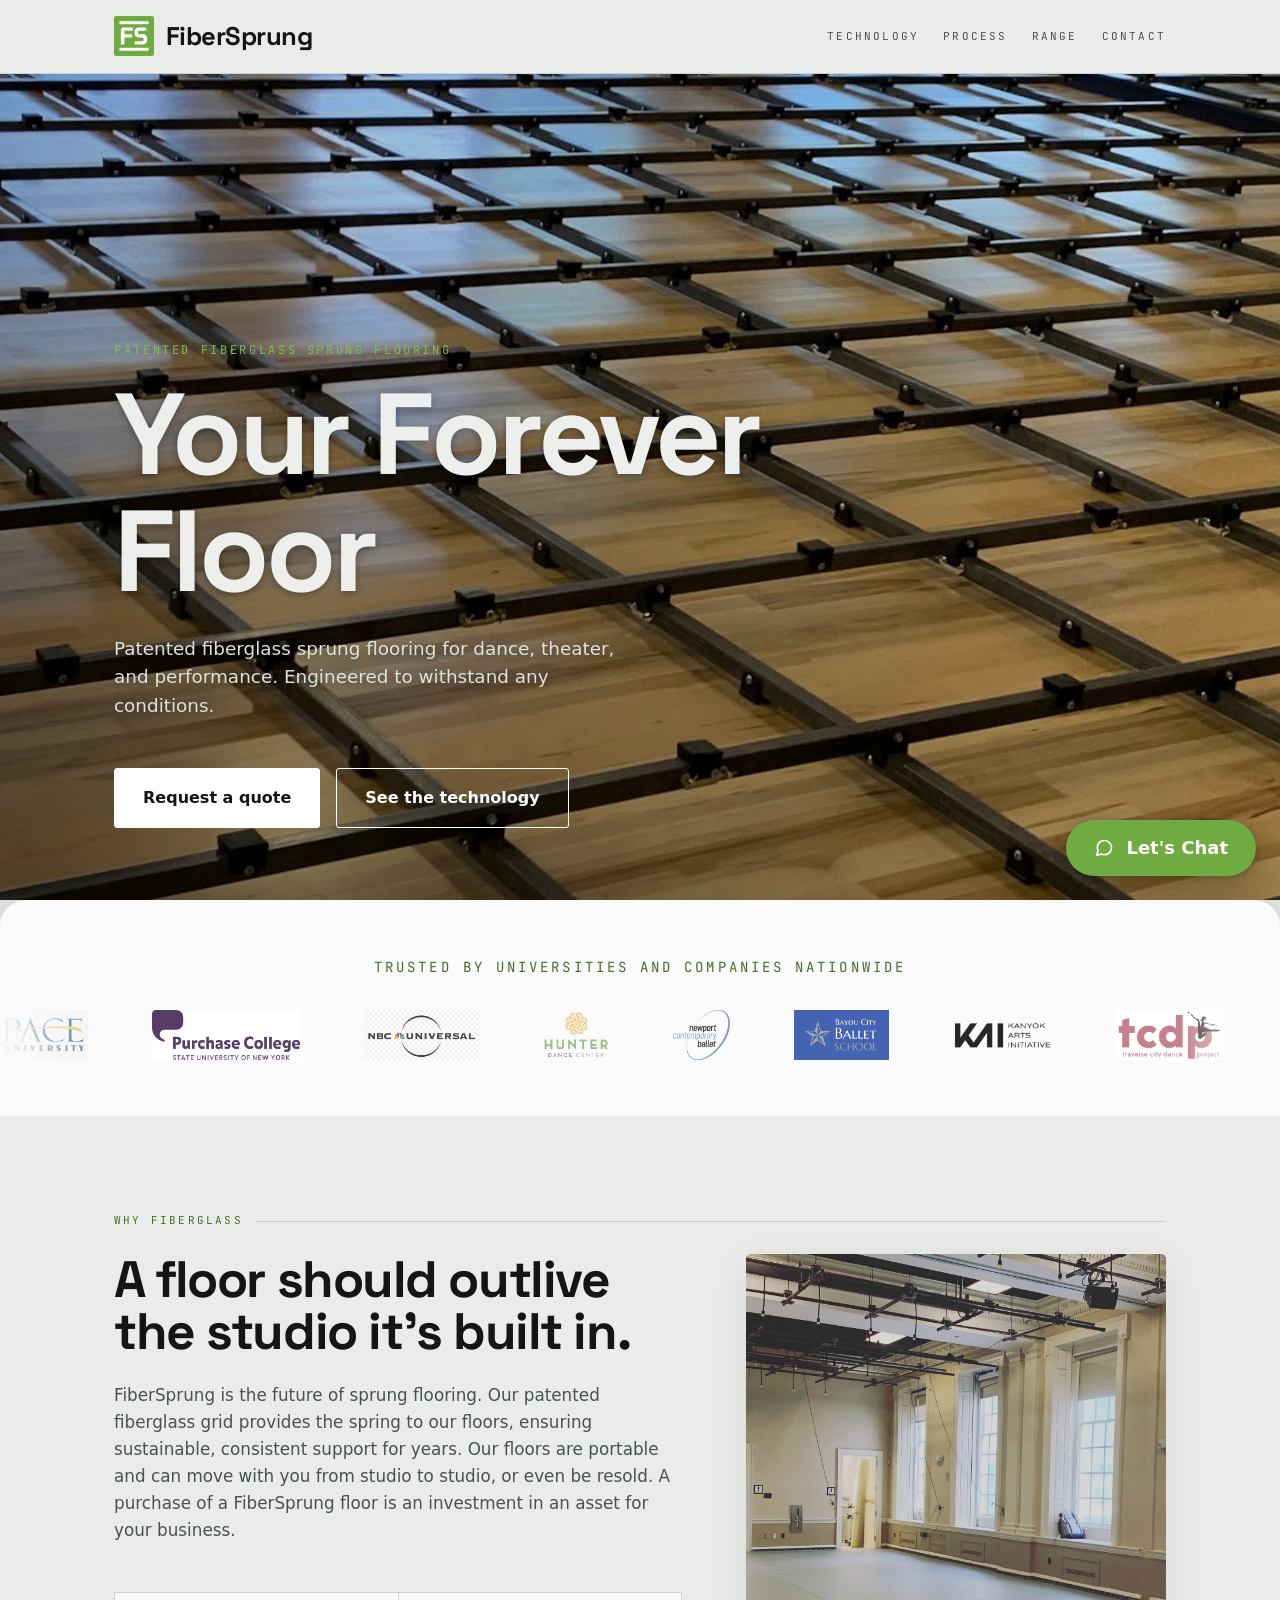
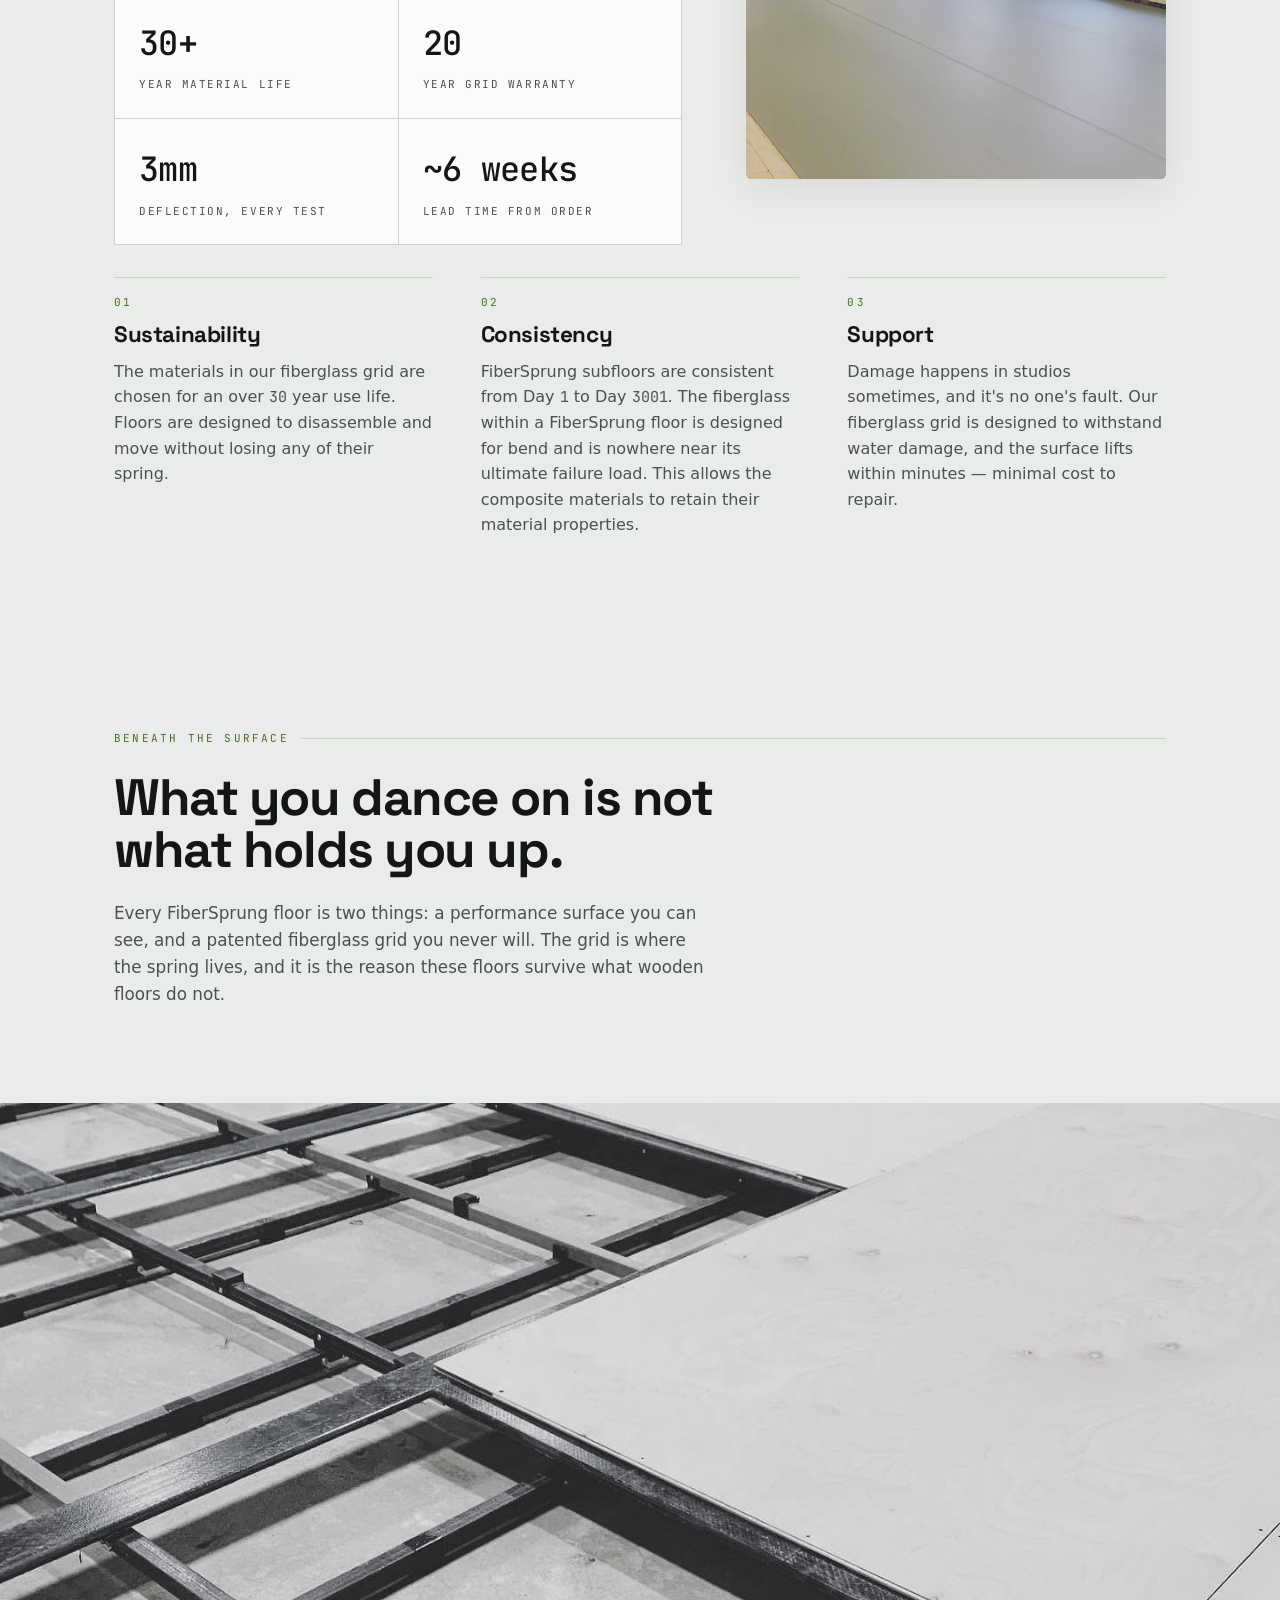
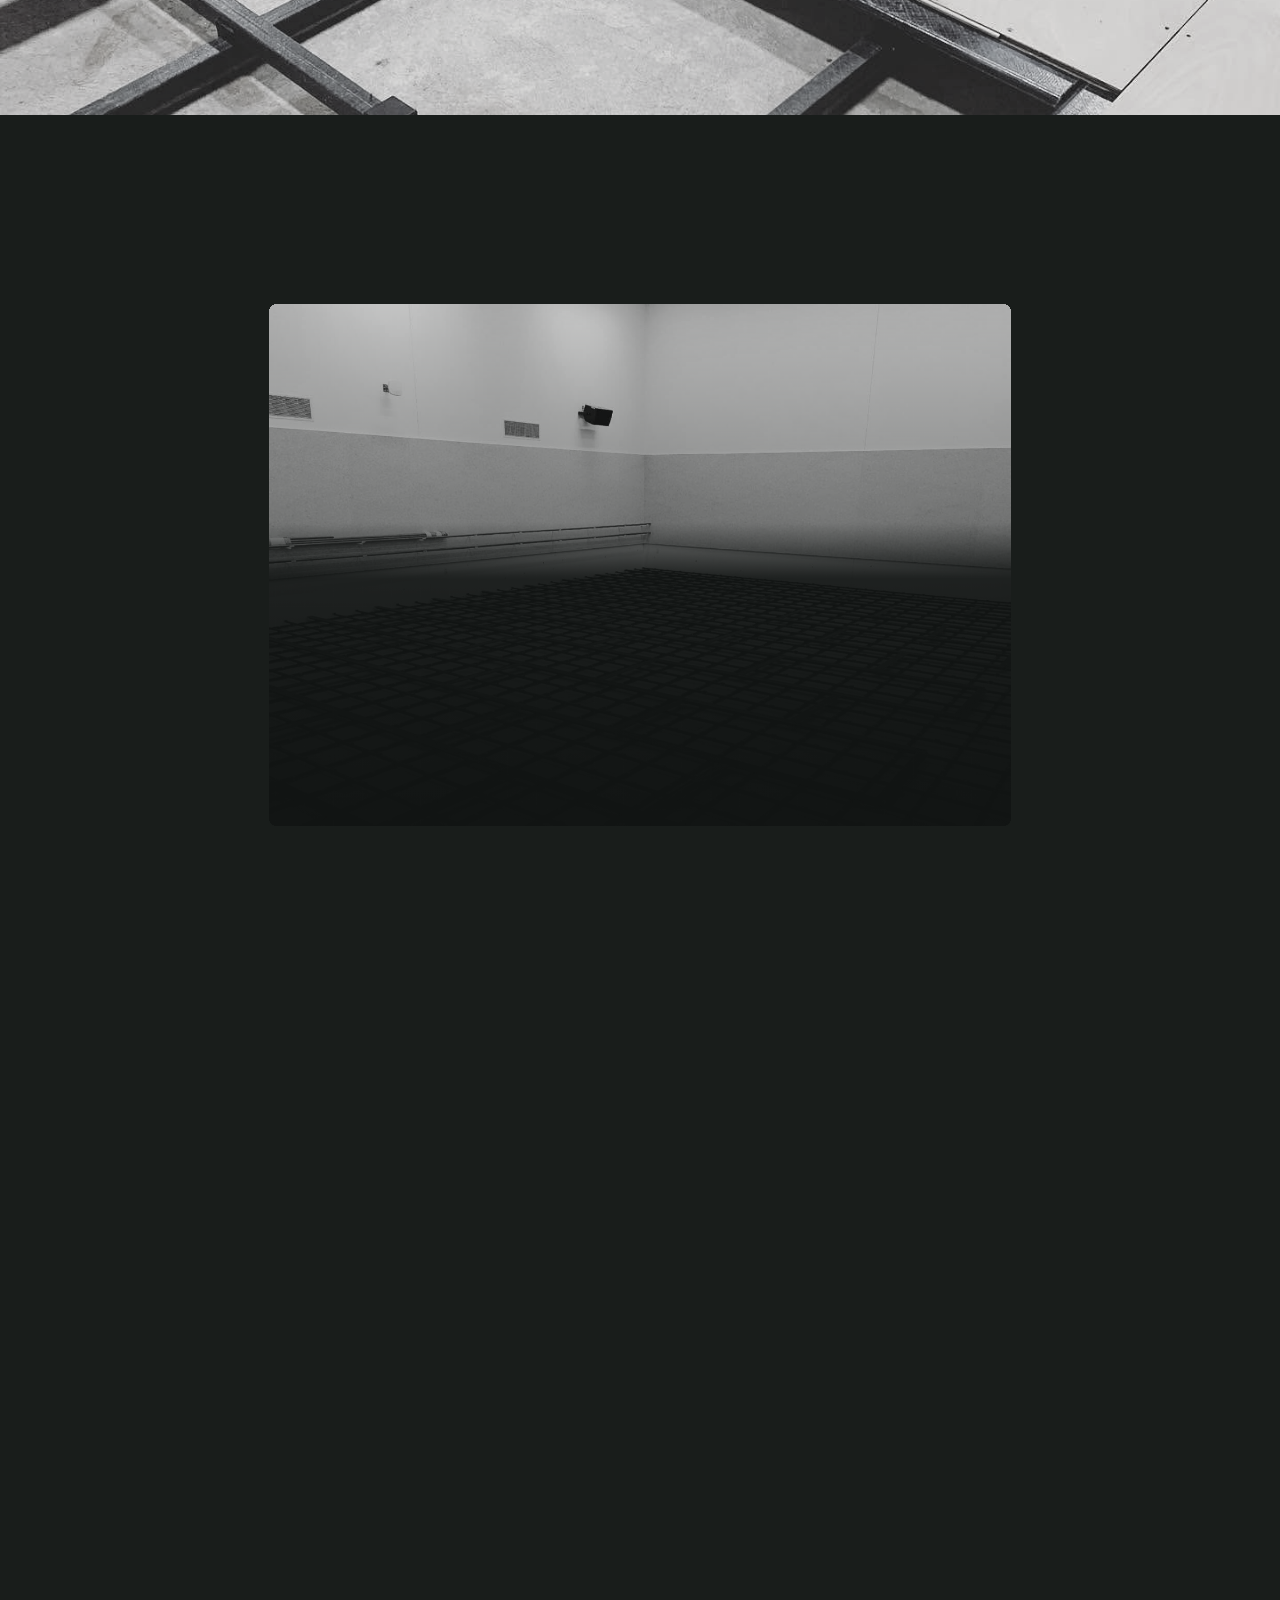
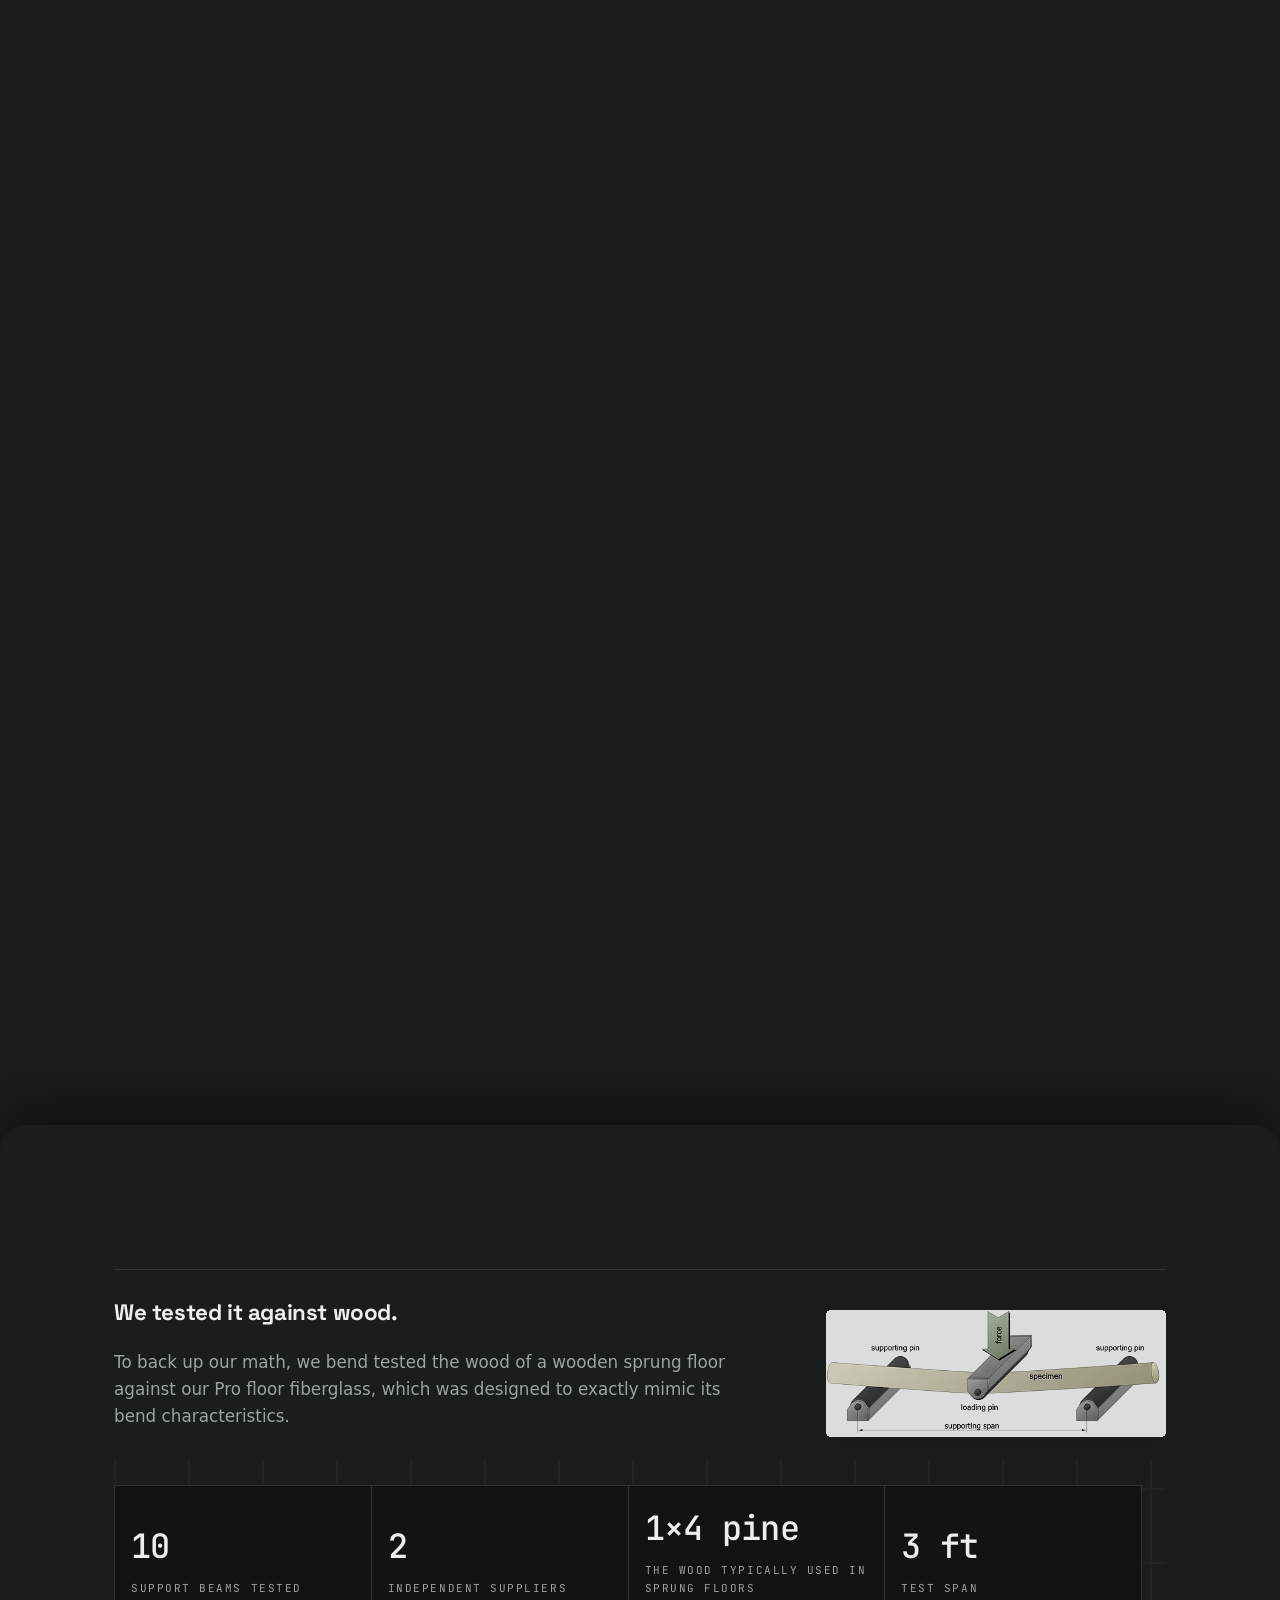
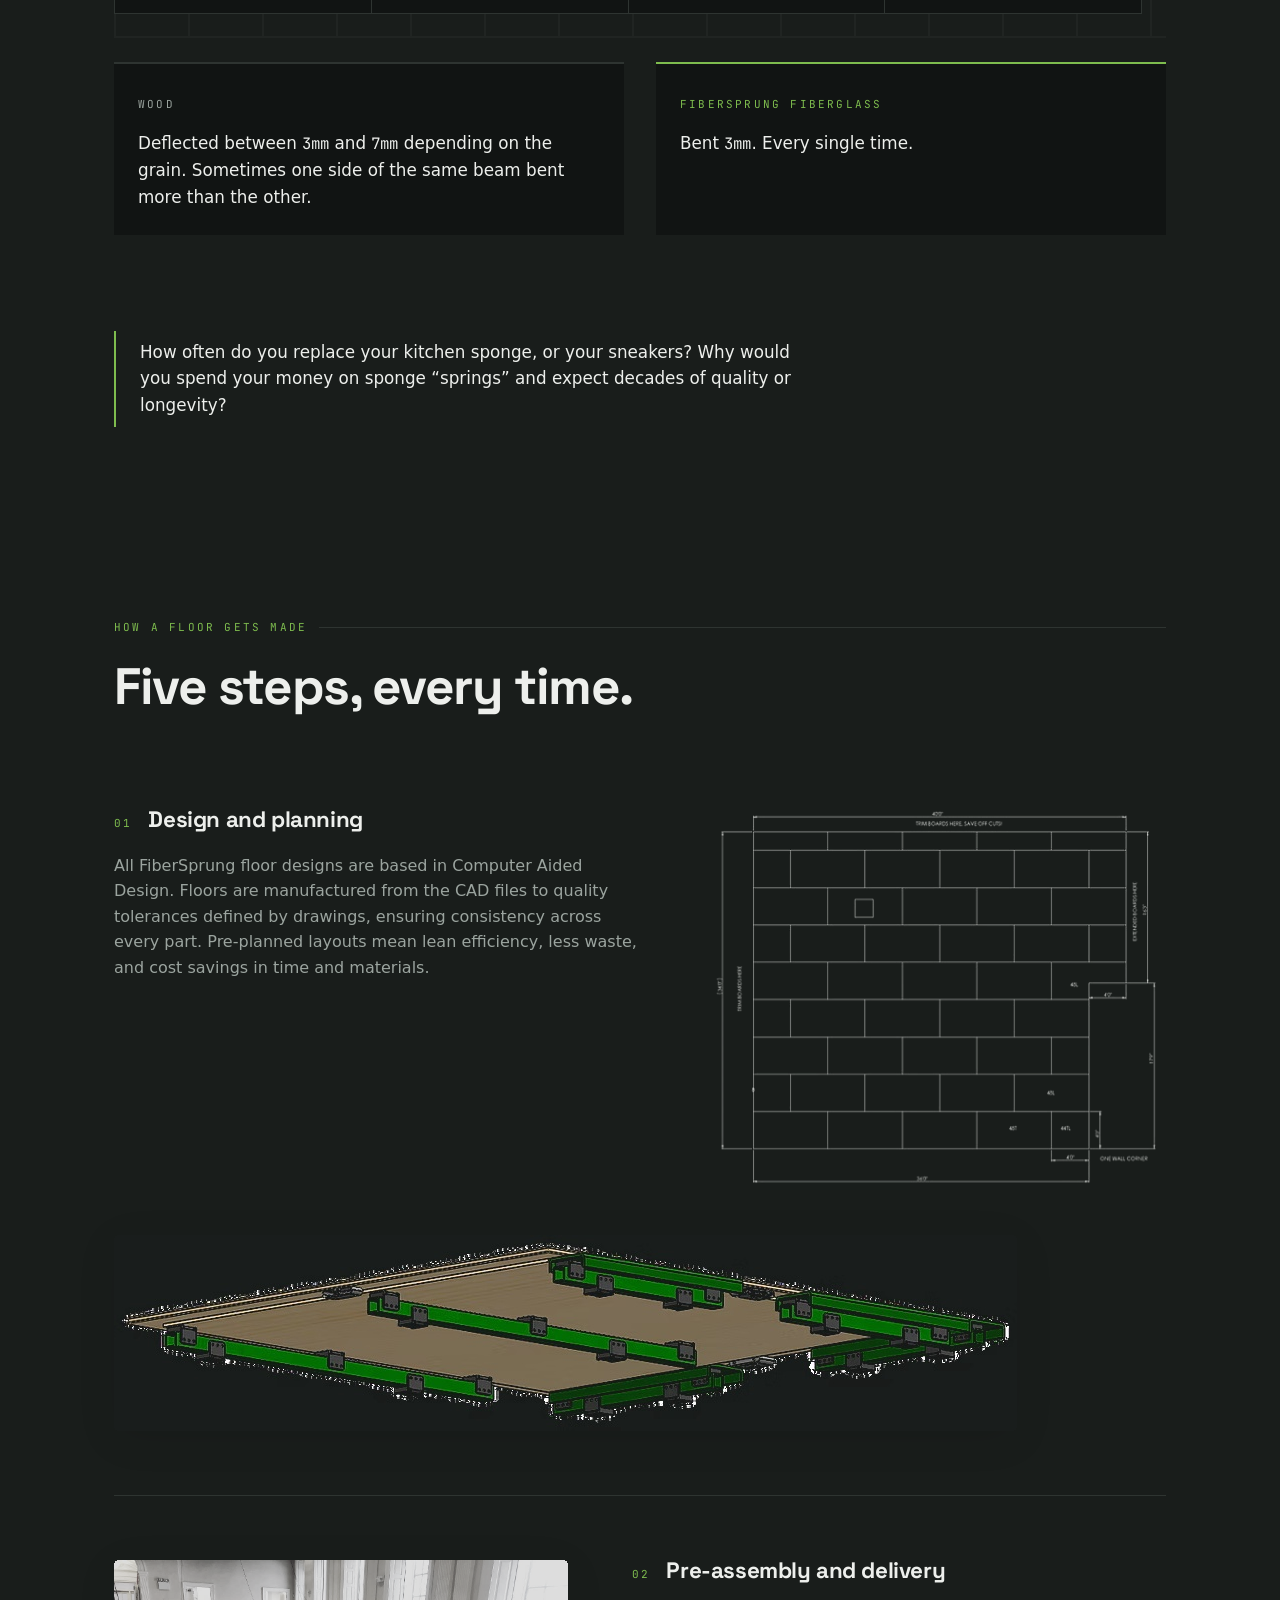
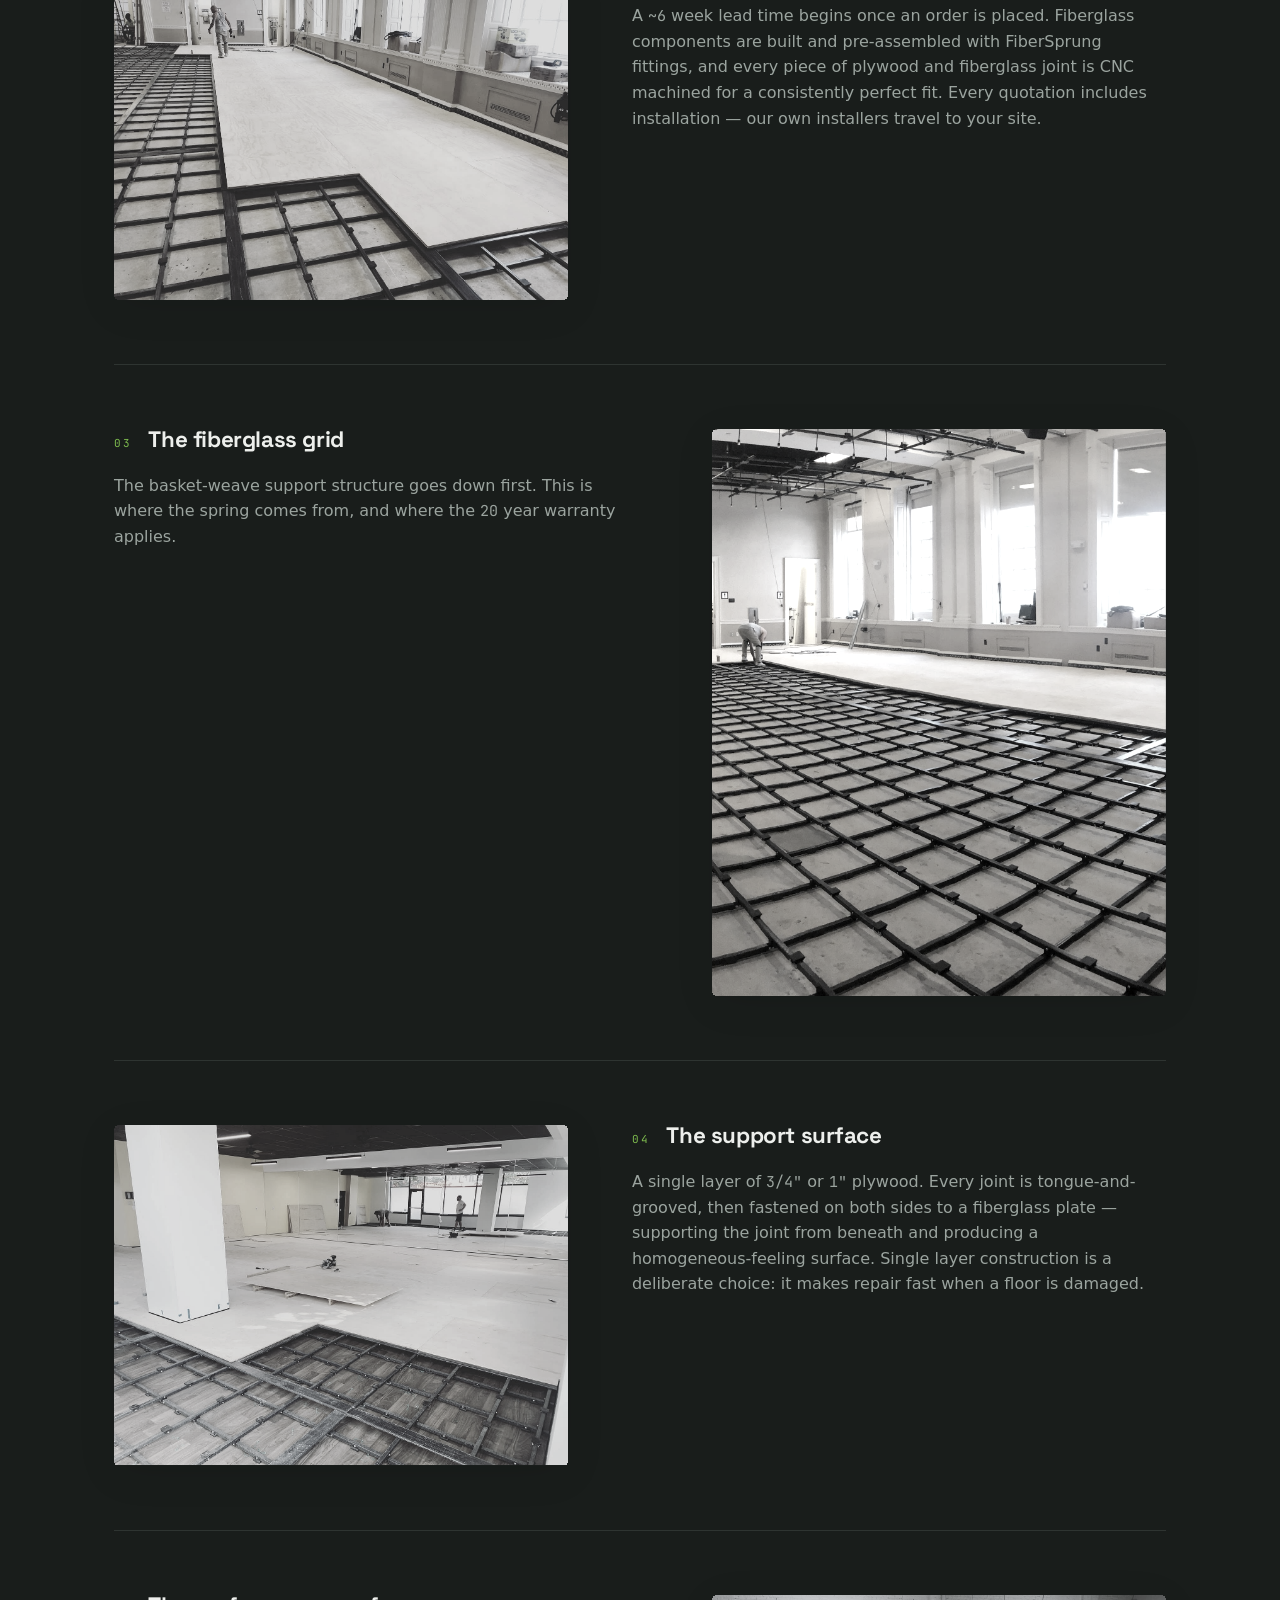
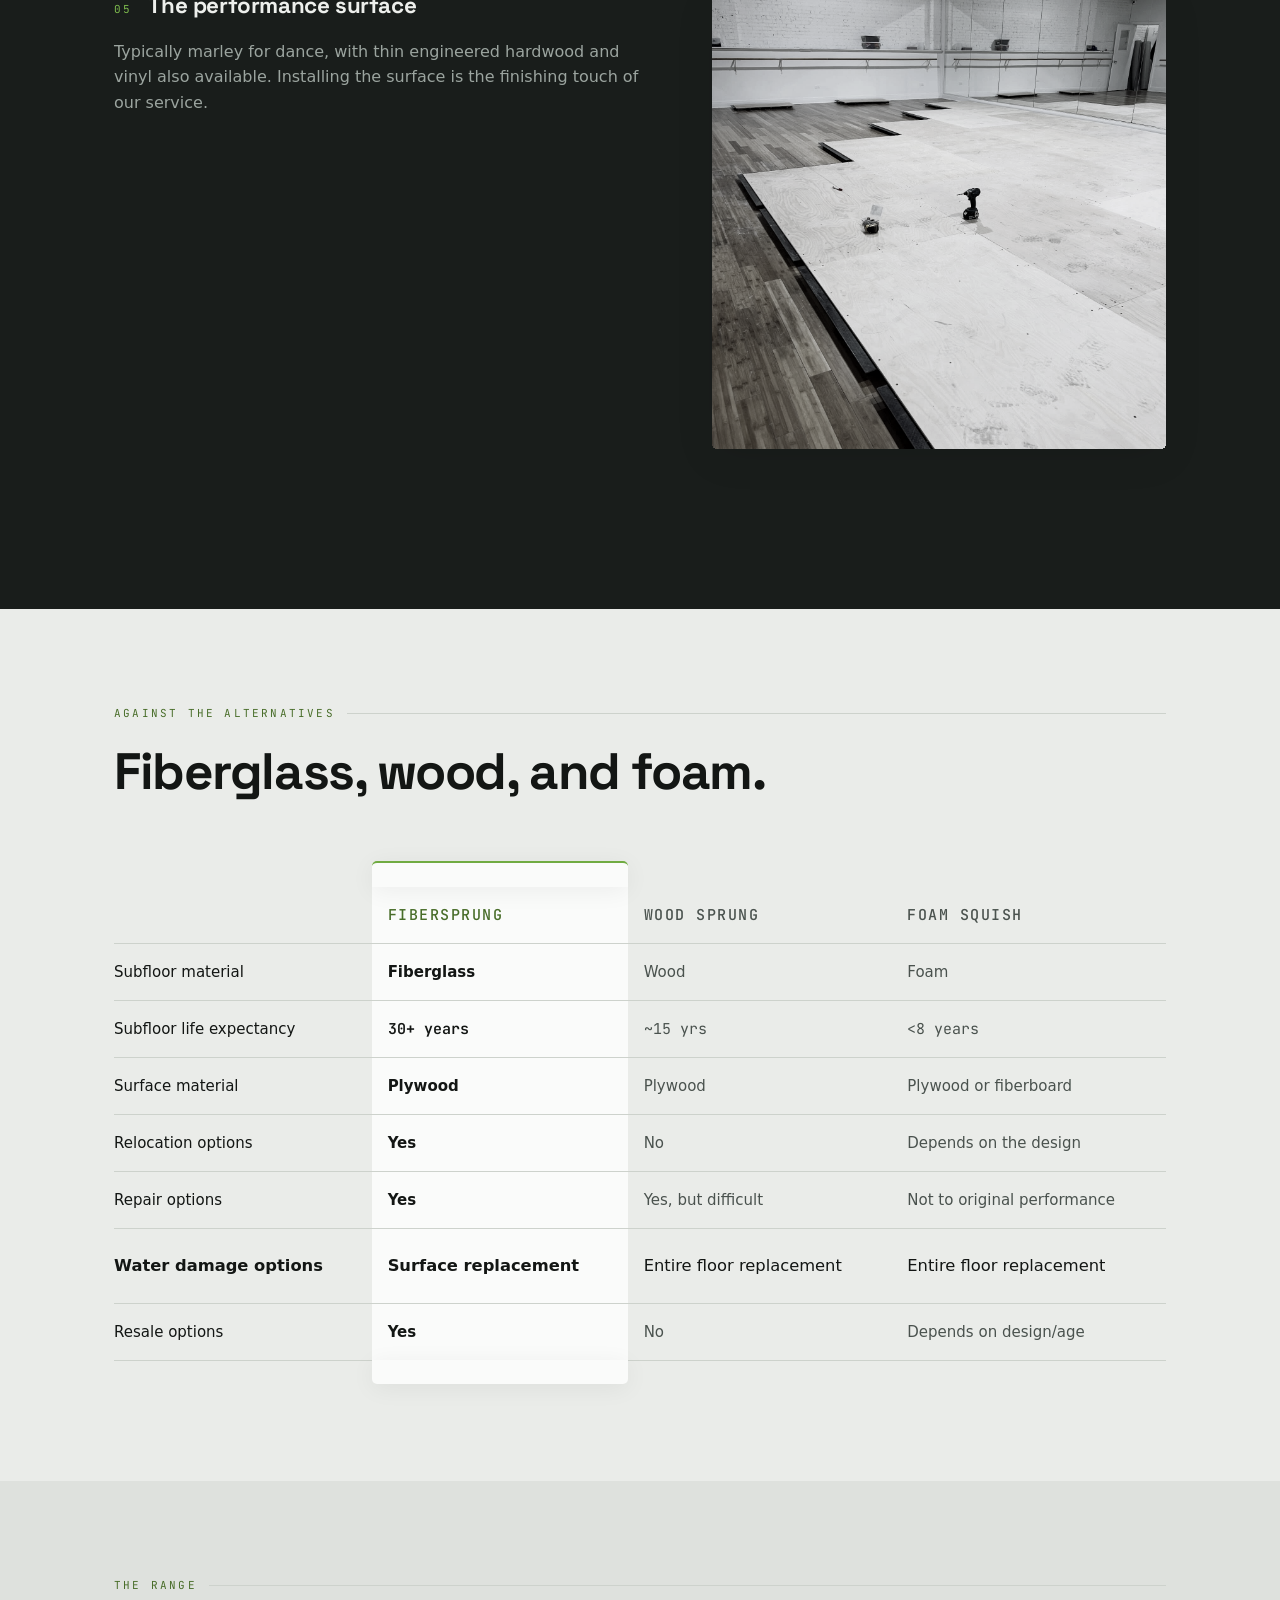
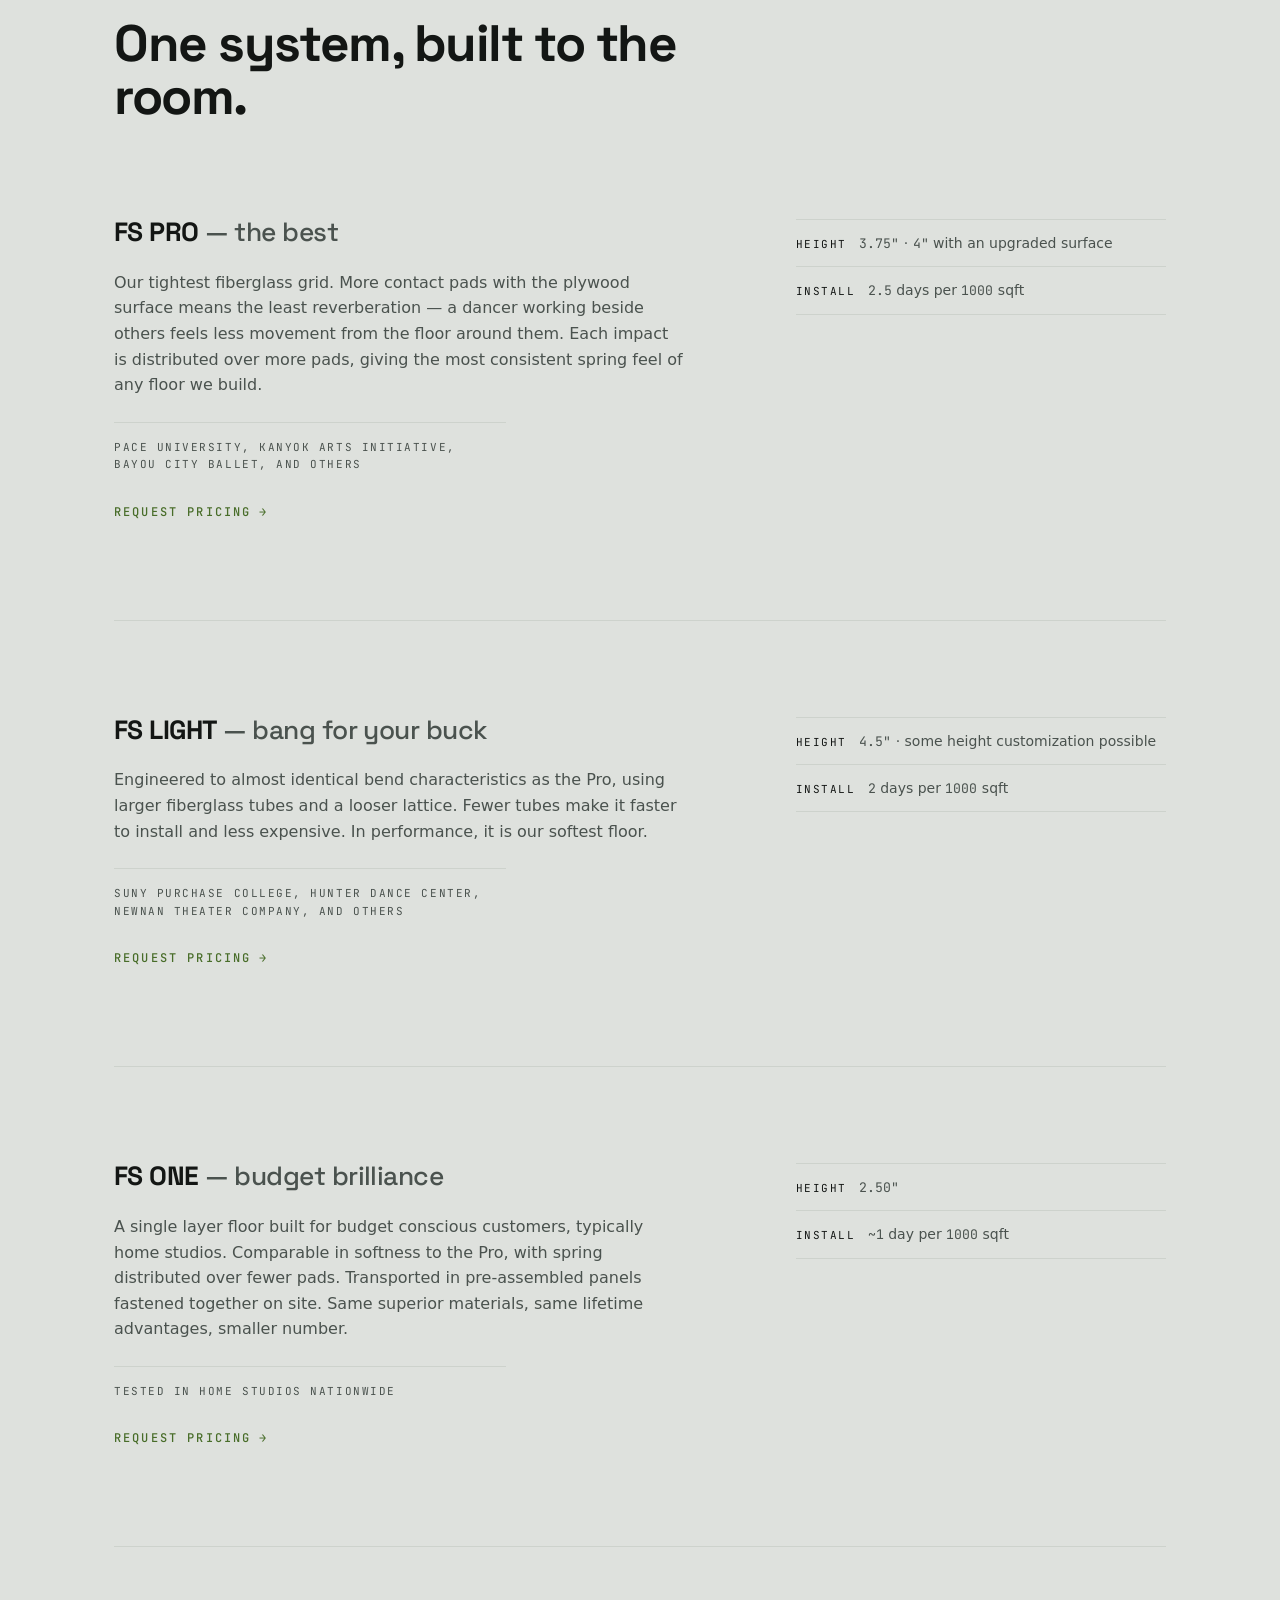
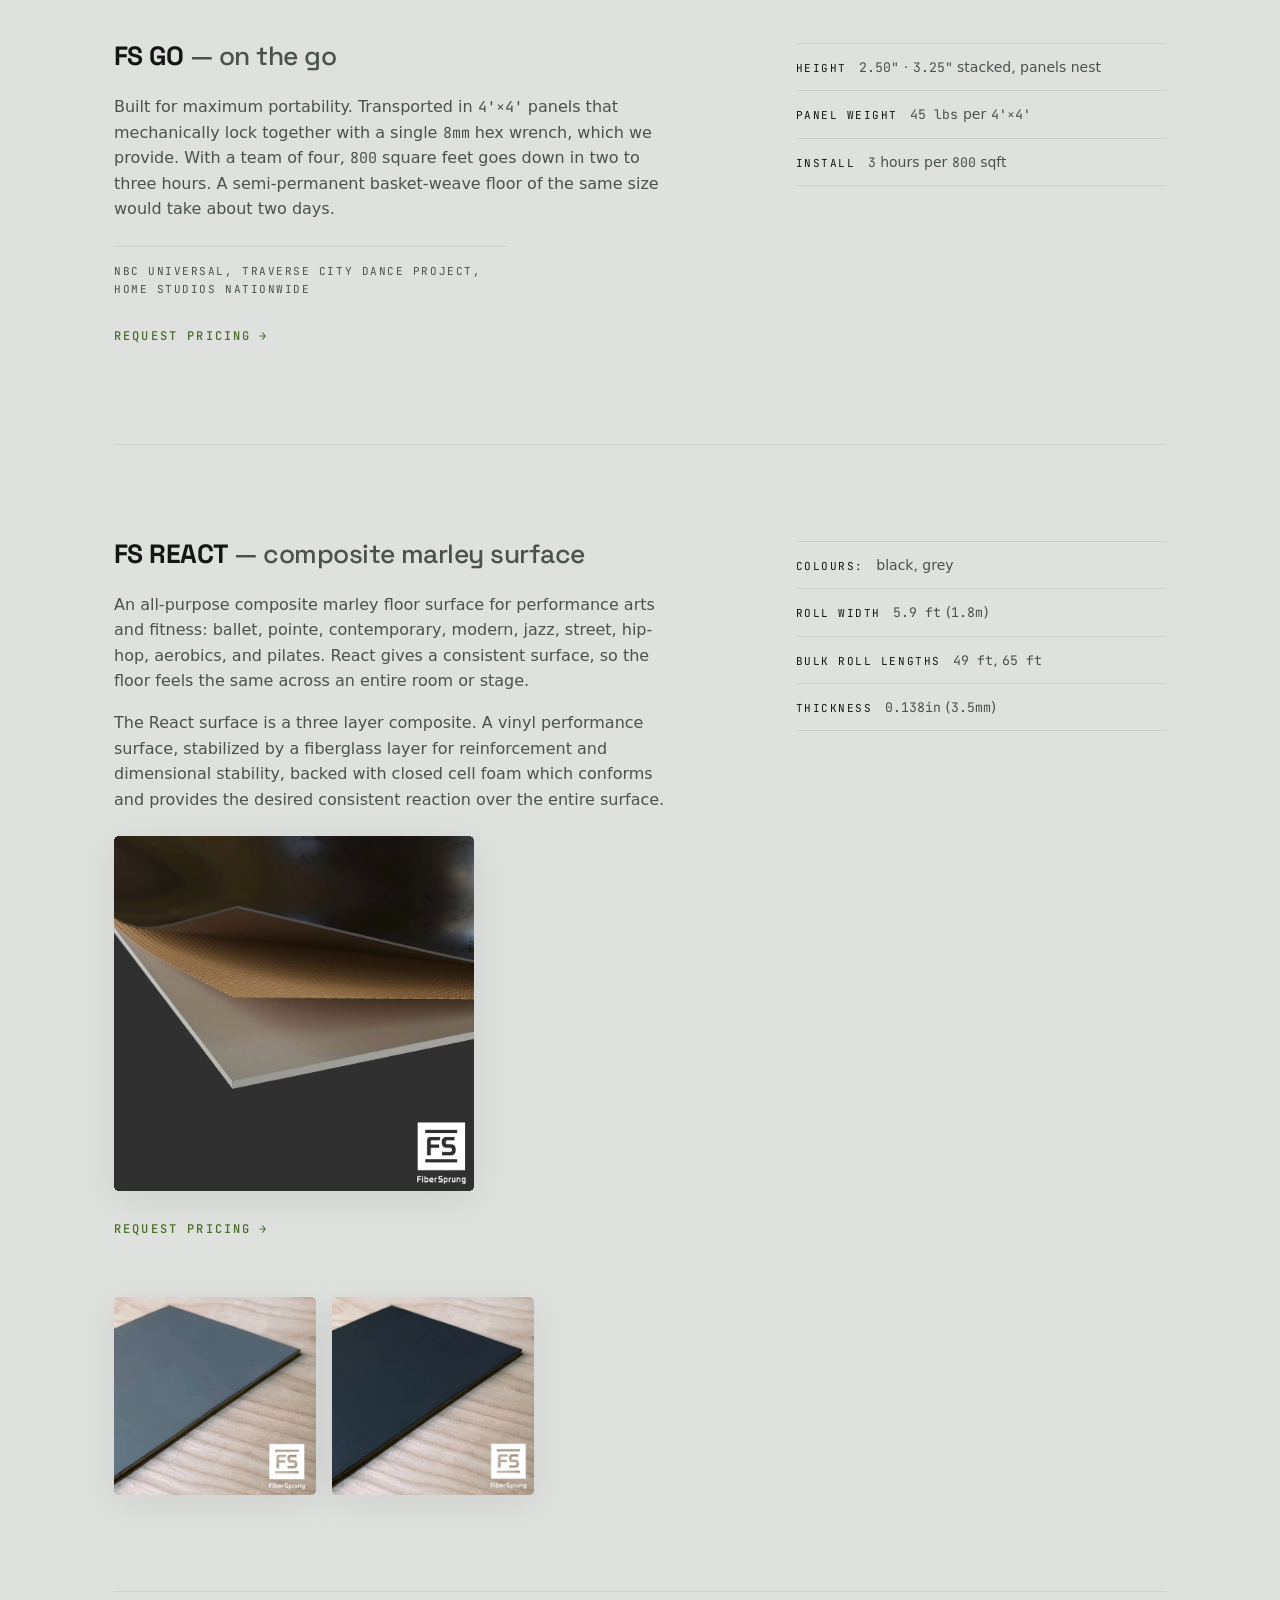
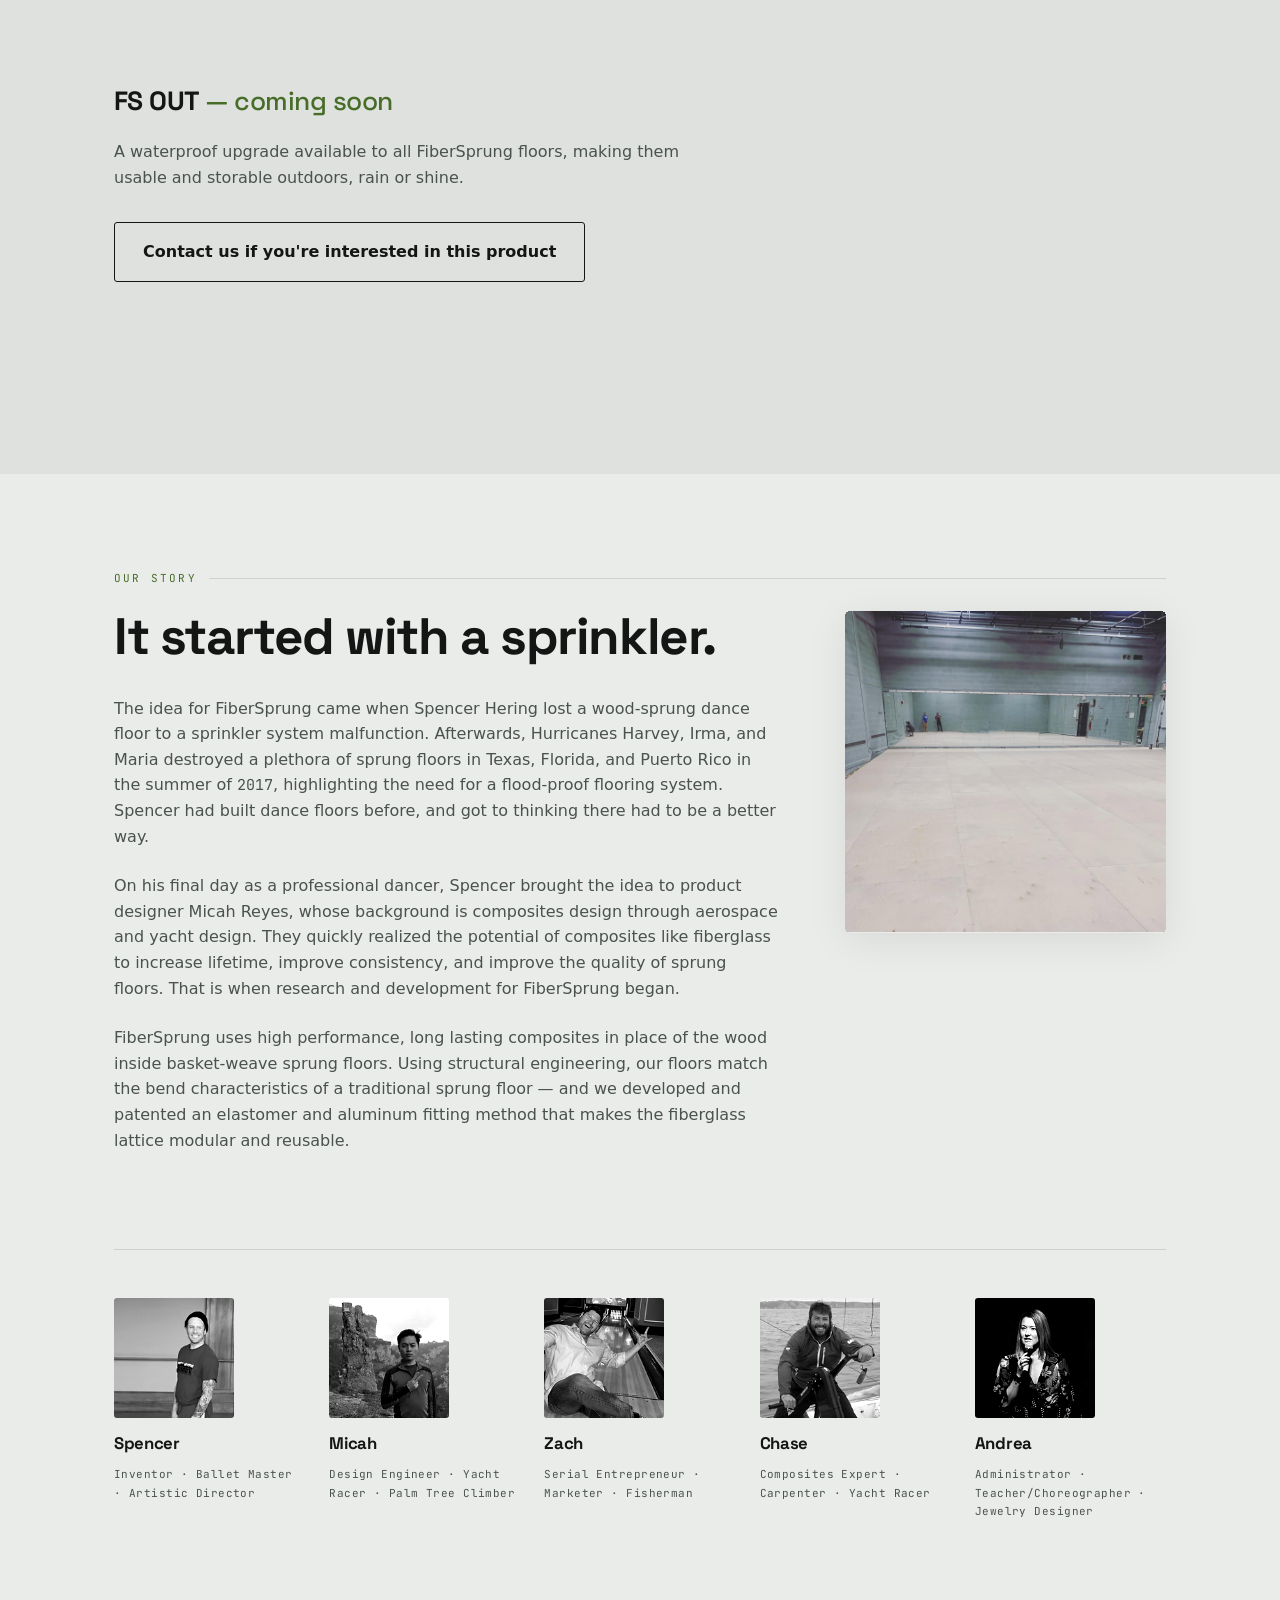
<file: index.html>
<!DOCTYPE html>
<html lang="en">
<head>
<meta charset="utf-8">
<meta name="viewport" content="width=device-width, initial-scale=1">

<title>FiberSprung — Patented Fiberglass Sprung Floors for Dance and Theater</title>
<meta name="description" content="Sprung flooring built on a patented fiberglass grid. 30+ year materials, 20 year warranty, flood resistant, portable, and resaleable. Installed at Pace University, SUNY Purchase, and professional companies nationwide.">

<link rel="preconnect" href="https://api.fontshare.com">
<link rel="preconnect" href="https://fonts.gstatic.com" crossorigin>
<link href="https://api.fontshare.com/v2/css?f[]=switzer@400,500,600&display=swap" rel="stylesheet">
<link href="https://fonts.googleapis.com/css2?family=Space+Grotesk:wght@500;700&family=JetBrains+Mono:wght@400;500&display=swap" rel="stylesheet">

<!-- Hero image: preloaded, never lazy-loaded. -->
<link rel="preload" as="image" href="images/01-hero/hero-lattice-maple.jpg" fetchpriority="high">

<link rel="stylesheet" href="styles.css">

<!-- Progressive enhancement guard. Every hidden-before-reveal state in
     styles.css is scoped to html.js, so the default rendering — no JS, JS
     disabled, script.js 404s, CSP blocks it — is fully visible content with
     no animation. This runs synchronously before first paint, so there is no
     flash of visible-then-hidden.

     NO TIMER. A fixed timeout races the network and loses: script.js sits at
     the end of body behind a 232KB preloaded hero, so on throttled 3G it runs
     at ~5.6s, and on Fast 3G at ~2.7s. Any timeout short enough to be useful
     fires during a NORMAL slow load, flashing the page visible and then
     animating it — which reads as a bug, not a fallback.

     These three signals are deterministic instead, and none of them can fire
     while the script is merely still downloading:
       onerror on the tag  — 404, network failure, CSP block. Immediate.
       window 'error'      — script.js loaded but failed to parse. Immediate.
       window 'load'       — backstop; everything finished, still no report.

     The 'error' listener is bubble phase, NOT capture, and additionally
     filters on event.target. Both matter. Resource errors from <img> do not
     bubble, but they DO reach window in capture phase — and this page carries
     26 images. One 404 during development would otherwise strip html.js and
     silently kill every animation, which looks like the reveal system is
     broken rather than like a file is missing. The target check keeps that
     true even if capture is ever switched on for something else. -->
<script>
(function () {
  var d = document.documentElement;
  d.className += (d.className ? ' ' : '') + 'js';

  function failOpen(e) {
    // Resource errors (<img>, <link>, fonts) fire on the element itself.
    // Script parse errors and the window load event target window/document.
    // Anything else is a resource problem and is none of our business.
    if (e && e.target && e.target !== window && e.target !== document) return;

    if (d.hasAttribute('data-reveal-ready')) return;   // it reported in, nothing to do
    d.className = d.className.replace(/(^|\s)js(\s|$)/, '$1$2');
  }

  // Called by the script tag's onerror with no event argument, which skips
  // the target check by design — that path is already known-good.
  window.fsFailOpenGuard = function () { failOpen(); };

  window.addEventListener('error', failOpen, false);
  window.addEventListener('load', failOpen, false);
})();
</script>
</head>
<body id="top">

<a class="skip" href="#hero-title">Skip to content</a>

<header class="site-header">
  <div class="site-header__inner">
    <a class="brand" href="#top" aria-label="FiberSprung — home">
      <!-- brand/logo-primary.svg, inlined. Green square via var(--green) so it
           tracks the token; marks stay white per the primary lockup. -->
      <svg class="brand__mark" viewBox="0 0 430 430" role="img" aria-label="FiberSprung">
        <title>FiberSprung</title>
        <rect width="430" height="430" rx="24" fill="var(--green)"/>
        <g fill="#FFFFFF">
          <rect x="58" y="56" width="314" height="32"/>
          <rect x="58" y="342" width="314" height="32"/>
          <path d="M73.61 300.73L73.61 159.86A34.24 34.24 0 0 1 116.36 122.92L120.21 122.92L131.06 122.92L194.08 122.92A7.71 7.71 0 0 1 203.62 133.56L203.61 151.34A4.93 4.93 0 0 1 197.76 157.92L126.99 157.92A11.91 11.91 0 0 0 112.11 171.28L112.11 185.28L112.11 191.76A5.68 5.68 0 0 0 120.87 197.26L190.75 197.26A3.83 3.83 0 0 1 194.78 202.08L194.78 226.82A4.18 4.18 0 0 1 189.16 231.76L116.47 231.76A3.44 3.44 0 0 0 112.32 236.42L112.11 243.56L112.11 301.38A4.9 4.9 0 0 1 105.57 307.09L80.25 307.09A5.16 5.16 0 0 1 73.61 300.73Z"/>
          <path d="M222.28 299.24L222.28 280.34A6.65 6.65 0 0 1 231.81 272.26L304.57 272.26A21.21 21.21 0 0 0 294.45 231.08L265.33 231.08A44.24 44.24 0 0 1 220.41 178.32A47.24 47.24 0 0 1 259.42 122.92L338.71 122.92A6.26 6.26 0 0 1 347.11 131.02L347.11 142.32L347.11 149.83A6.0 6.0 0 0 1 339.42 157.92L278.4 157.92A15.9 15.9 0 0 0 259.59 178.14A13.93 13.93 0 0 0 274.02 195.42L289.61 195.08L305.37 195.08A45.41 45.41 0 0 1 356.39 249.4A49.21 49.21 0 0 1 319.42 307.09L230.65 307.09A6.23 6.23 0 0 1 222.28 299.24Z"/>
        </g>
      </svg>
      <span class="brand__word">FiberSprung</span>
    </a>

    <!-- On-page anchors only. Targets are built in later sections. -->
    <nav class="site-nav" aria-label="Primary">
      <a href="#technology">Technology</a>
      <a href="#process">Process</a>
      <a href="#range">Range</a>
      <a href="#contact">Contact</a>
    </nav>
  </div>
</header>

<main>

  <!-- ═══════════════ 01 · HERO ═══════════════
       Immediate, not scroll-revealed. Full bleed from first paint, finished
       and full within the first second. No pin, no scale-up entrance — the
       pin/scale/overlap mechanic now lives in section 04.

       Only two pieces of motion, both CSS, neither scroll-linked:
         · ambient scale drift on the image, 1.0 → 1.04, ~20s, ease-in-out
         · one entrance stagger on the text, once, on load

       No .js scoping needed here. The text sits at opacity 1 in the base
       rules and the entrance runs from a keyframe with animation-fill-mode
       backwards, so if animation never runs — no CSS animation support, JS
       irrelevant — the h1 and CTAs are simply already visible. -->
  <section class="hero" id="hero" aria-labelledby="hero-title">

    <!-- FILE SWAP PENDING: hero-lattice-maple.jpg is 1440×1440. It runs full
         bleed here, which upscales it roughly 1.4× on a 1440p display and
         2.7× on 4K — below the design system's 2000px+ full-bleed floor.
         Request a higher-resolution master of this frame from Micah and
         drop it in at the same path; update width/height below to match. -->
    <!-- The parallax plane: image AND text drift together at 0.35× scroll,
         the page overtakes both. JS translates this wrapper; the ambient
         drift animation stays on the <img> inside — separate elements,
         because a CSS animation on transform beats an inline transform on
         the same element.
         The scrim rides inside the plane, between image and text — over the
         image, under the caption, so CTAs stay clickable. Drifting with the
         plane is safe: the unscrimmed strip it leaves at the hero's bottom
         is 0.35× the scroll distance tall, while the cover section has
         already climbed 1.0× — the cover always hides it. -->
    <div class="hero__plane" id="hero-plane">
      <div class="hero__media">
        <img class="hero__img"
             src="images/01-hero/hero-lattice-maple.jpg"
             width="1440" height="1440"
             fetchpriority="high" decoding="async"
             alt="FiberSprung fiberglass grid installed over a maple floor, Boston installation">
      </div>

      <div class="hero__scrim" aria-hidden="true"></div>

      <div class="hero__caption">
        <div class="wrap">
          <!-- COPY ADDITION — hero eyebrow, RF Digital; wording lifted from the
               opening of the approved subhead. Logged in copy-changes.md. -->
          <p class="hero__eyebrow">Patented fiberglass sprung flooring</p>
          <h1 class="hero__title" id="hero-title">Your Forever Floor</h1>
          <!-- COPY EDIT — em dash → period, per RF Digital 2026-07-25. Logged.
               copy.md original: "…performance — engineered to outlast…" -->
          <p class="hero__sub">Patented fiberglass sprung flooring for dance, theater, and performance. Engineered to withstand any conditions.</p>
          <div class="hero__actions">
            <a class="btn btn--on-dark" href="#contact">Request a quote</a>
            <a class="btn btn--ghost-dark" href="#technology">See the technology</a>
          </div>
        </div>
      </div>
    </div>


  </section>

  <!-- ═══════════════ 02 · RECOGNITION ═══════════════
       Light. The cover panel: the hero beneath is sticky, so this section
       scrolls up over it in normal flow. A credential wall, not a footnote —
       names in the display face at ~22px, full ink, moving in a single-row
       marquee.

       Accessibility contract: the static <ul class="recog-static"> is the
       ONLY copy of the names exposed to assistive tech. The entire marquee is
       aria-hidden — including its duplicate set — so screen readers hear the
       nine names exactly once, in order, motionless. Under reduced motion the
       marquee is display:none and the static list becomes the visible,
       centered band.

       USAGE RIGHTS PENDING: display only the names FiberSprung confirms in
       writing. NBC Universal appears three times below (static list + two
       marquee sets); each is wrapped, and one search on the token finds all. -->
  <section class="band cover" id="recognition" aria-labelledby="recognition-label" data-reveal-stagger>
    <div class="wrap">
      <!-- COPY EDIT — RF Digital, pending approval. copy.md: "Installed and
           trusted at". See copy-changes.md. -->
      <p class="eyebrow eyebrow--center js-reveal" id="recognition-label">Trusted by universities and companies nationwide</p>
    </div>

    <!-- Assistive-tech source of truth; visible centered band under reduced motion. -->
    <ul class="recog-static">
      <li>Pace University</li>
      <li>SUNY Purchase College</li>
      <!-- RIGHTS-PENDING-NAME: corporate mark, remove if written usage is not confirmed -->
      <li>NBC Universal</li>
      <!-- /RIGHTS-PENDING-NAME -->
      <li>Hunter Dance Center</li>
      <li>Newport Contemporary Ballet</li>
      <li>Bayou City Ballet</li>
      <li>Kanyok Arts Initiative</li>
      <li>Traverse City Dance Project</li>
      <li>Newnan Theater Company</li>
    </ul>

    <!-- Decorative motion only. ~38s loop, pauses on hover. Seamless because
         the track holds two identical sets and translates exactly −50%. -->
    <div class="marquee js-reveal" aria-hidden="true">
      <div class="marquee__track">
        <ul class="marquee__set">
          <li><img src="images/07-recognition/recog-pace-university.webp" width="1024" height="580" alt="" loading="lazy" decoding="async"></li>
          <li><img src="images/07-recognition/recog-suny-purchase.jpg" width="1979" height="669" alt="" loading="lazy" decoding="async"></li>
          <!-- RIGHTS-PENDING-NAME --><li><img src="images/07-recognition/recog-nbc-universal.png" width="860" height="374" alt="" loading="lazy" decoding="async"></li><!-- /RIGHTS-PENDING-NAME -->
          <li><img src="images/07-recognition/recog-hunter-dance-center.png" width="1991" height="1505" alt="" loading="lazy" decoding="async"></li>
          <li><img src="images/07-recognition/recog-newport-contemporary-ballet.webp" width="800" height="711" alt="" loading="lazy" decoding="async"></li>
          <li><img src="images/07-recognition/recog-bayou-city-ballet.png" width="2500" height="1307" alt="" loading="lazy" decoding="async"></li>
          <li><img src="images/07-recognition/recog-kanyok-arts-initiative.webp" width="320" height="160" alt="" loading="lazy" decoding="async"></li>
          <li><img src="images/07-recognition/recog-traverse-city-dance-project.png" width="328" height="153" alt="" loading="lazy" decoding="async"></li>
          <li><img class="logo--invert" src="images/07-recognition/recog-newnan-theater-company.webp" width="1500" height="321" alt="" loading="lazy" decoding="async"></li>
        </ul>
        <ul class="marquee__set">
          <li><img src="images/07-recognition/recog-pace-university.webp" width="1024" height="580" alt="" loading="lazy" decoding="async"></li>
          <li><img src="images/07-recognition/recog-suny-purchase.jpg" width="1979" height="669" alt="" loading="lazy" decoding="async"></li>
          <!-- RIGHTS-PENDING-NAME --><li><img src="images/07-recognition/recog-nbc-universal.png" width="860" height="374" alt="" loading="lazy" decoding="async"></li><!-- /RIGHTS-PENDING-NAME -->
          <li><img src="images/07-recognition/recog-hunter-dance-center.png" width="1991" height="1505" alt="" loading="lazy" decoding="async"></li>
          <li><img src="images/07-recognition/recog-newport-contemporary-ballet.webp" width="800" height="711" alt="" loading="lazy" decoding="async"></li>
          <li><img src="images/07-recognition/recog-bayou-city-ballet.png" width="2500" height="1307" alt="" loading="lazy" decoding="async"></li>
          <li><img src="images/07-recognition/recog-kanyok-arts-initiative.webp" width="320" height="160" alt="" loading="lazy" decoding="async"></li>
          <li><img src="images/07-recognition/recog-traverse-city-dance-project.png" width="328" height="153" alt="" loading="lazy" decoding="async"></li>
          <li><img class="logo--invert" src="images/07-recognition/recog-newnan-theater-company.webp" width="1500" height="321" alt="" loading="lazy" decoding="async"></li>
        </ul>
      </div>
    </div>

  </section>

  <!-- ═══════════════ 03 · THESIS ═══════════════
       Light. One image, contained, full colour (payoff grade). -->
  <section class="band" id="thesis" aria-labelledby="thesis-title">
    <div class="wrap">

      <div data-reveal-stagger>
        <p class="eyebrow js-reveal">Why fiberglass</p>

        <div class="thesis__intro">
          <div class="thesis__lead">
            <h2 class="h2 js-reveal" id="thesis-title">A floor should outlive the studio it's built in.</h2>
            <p class="lede js-reveal">FiberSprung is the future of sprung flooring. Our patented fiberglass grid provides the spring to our floors, ensuring sustainable, consistent support for years. Our floors are portable and can move with you from studio to studio, or even be resold. A purchase of a FiberSprung floor is an investment in an asset for your business.</p>

            <!-- Spec block lives in the left column now, 2×2, balancing the
                 full-height figure on the right. data-count numerals count
                 up from 0 on first entry; "~6 weeks" is not a countable
                 number and only fades in with the block. -->
            <dl class="specs specs--thesis js-reveal">
              <div><dt class="k">Year material life</dt><dd class="v" data-count>30+</dd></div>
              <div><dt class="k">Year grid warranty</dt><dd class="v" data-count>20</dd></div>
              <div><dt class="k">Deflection, every test</dt><dd class="v" data-count>3mm</dd></div>
              <div><dt class="k">Lead time from order</dt><dd class="v">~6 weeks</dd></div>
            </dl>
          </div>

          <figure class="figure js-reveal">
            <img class="grade-payoff"
                 src="images/05-finished/finished-university-studio.jpg"
                 width="1440" height="1800"
                 loading="lazy" decoding="async"
                 alt="Completed FiberSprung floor with grey marley surface in a university dance studio">
          </figure>
        </div>
      </div>

      <div class="cols pillars" data-reveal-stagger>
        <!-- COPY EDIT — pending Micah's approval. Words removed, none added.
             ORIGINAL (copy.md): "The materials within our fiberglass grid are
             chosen to have an over 30 year use life, and all of our floors are
             designed to be disassembled and moved without losing any of their
             spring. Protect your flooring investment with FiberSprung."
             CHANGE: dropped the closing marketing line; split one 40-word
             sentence into two. 40 words → 28. The "designed to" hedge is kept. -->
        <div class="js-reveal">
          <span class="pillar__num" aria-hidden="true">01</span>
          <h3>Sustainability</h3>
          <p>The materials in our fiberglass grid are chosen for an over <span class="mono">30</span> year use life. Floors are designed to disassemble and move without losing any of their spring.</p>
        </div>

        <!-- Verbatim from copy.md. Left alone: the first sentence already
             carries the whole point, and "Day 1 to Day 3001" is theirs. -->
        <div class="js-reveal">
          <span class="pillar__num" aria-hidden="true">02</span>
          <h3>Consistency</h3>
          <p>FiberSprung subfloors are consistent from Day <span class="mono">1</span> to Day <span class="mono">3001</span>. The fiberglass within a FiberSprung floor is designed for bend and is nowhere near its ultimate failure load. This allows the composite materials to retain their material properties.</p>
        </div>

        <!-- COPY EDIT — pending Micah's approval. Words removed, none added.
             ORIGINAL (copy.md): "Lifetime customer support begins with great
             design. FiberSprung floors are designed to be easily disassembled
             and repaired. Damage happens in studios sometimes, and it's no
             one's fault. Our fiberglass grid is designed to withstand water
             damage, and our floor surface can be lifted within minutes —
             ensuring minimal cost to repair a floor."
             CHANGE: cut sentence 1 (throat-clearing) and sentence 2 (redundant
             with "lifts within minutes"). The point now lands first, not
             fourth. 53 words → 29. "designed to withstand water damage" is
             preserved exactly — that hedge carries legal weight and must not
             become the flat claim "withstands water damage". -->
        <div class="js-reveal">
          <span class="pillar__num" aria-hidden="true">03</span>
          <h3>Support</h3>
          <p>Damage happens in studios sometimes, and it's no one's fault. Our fiberglass grid is designed to withstand water damage, and the surface lifts within minutes — minimal cost to repair.</p>
        </div>
      </div>

    </div>
  </section>

  <!-- ═══════════════ 04 · REVEAL ═══════════════
       Light → Dark. The photograph is the seam: text sits on concrete above it,
       graphite begins below it, and the page stays dark through 05 and 06.
       One image, full bleed, technical grade. -->
  <section class="reveal" id="reveal" aria-labelledby="reveal-title">

    <div class="reveal__top">
      <div class="wrap" data-reveal-stagger>
        <p class="eyebrow js-reveal">Beneath the surface</p>
        <h2 class="h2 js-reveal" id="reveal-title">What you dance on is not what holds you up.</h2>
        <p class="lede js-reveal">Every FiberSprung floor is two things: a performance surface you can see, and a patented fiberglass grid you never will. The grid is where the spring lives, and it is the reason these floors survive what wooden floors do not.</p>
      </div>
    </div>

    <!-- FILE SWAP PENDING: reveal-grid-to-floor.jpg is 1440×1440 and runs full
         bleed per the mapping, so it upscales above a 1440px viewport. Same
         request as the hero — ask Micah for a wider master of this frame and
         drop it in at the same path, updating width/height to match. -->
    <figure class="reveal__figure js-reveal">
      <img class="grade-technical"
           src="images/02-reveal/reveal-grid-to-floor.jpg"
           width="1440" height="1440"
           loading="lazy" decoding="async"
           alt="Exposed fiberglass grid meeting the finished plywood support surface, SUNY Purchase College">
    </figure>

  </section>

  <!-- ═══════════════ 05 · TECHNOLOGY ═══════════════
       Dark. The moat against wood and foam. Technical grade on every image.
       The bend test is the centerpiece: presented as a data comparison, not
       a paragraph. Figures are exact and must never be rounded. -->
  <!-- Pin-scale-overlap, per design-system/scroll-mechanic-reference.html:
       the runway's height decides how long the frame stays pinned; the frame
       scales .58 → 1 across the first 60% of it; the heading and body rise
       as it opens; then .tech-detail climbs over with the shadow edge.
       The plane inside the frame carries the hero's 0.35× drift once the
       frame is fully open, for continuity between the two mechanics.
       Scrub is desktop-only and JS-gated: the runway height and rest scale
       live under html.js at ≥900px, so no-JS, reduced-motion and mobile all
       get a static contained frame with the caption above it. -->
  <section class="band--dark tech" id="technology" aria-labelledby="technology-title">

    <div class="tech-stage" id="tech-stage">
      <div class="tech-stage__pin">
        <figure class="tech-stage__frame" id="tech-frame">
          <div class="tech-stage__plane" id="tech-plane">
            <img class="grade-technical tech-stage__img"
                 src="images/03-technology/tech-lattice-bw.jpg"
                 width="1440" height="1914"
                 loading="lazy" decoding="async"
                 alt="Full fiberglass basket-weave grid installed at Pace University before the support surface is laid">
            <div class="tech-stage__scrim" aria-hidden="true"></div>
            <figcaption class="tech-stage__caption">
              <div class="wrap">
                <div class="tech-stage__line" id="tech-line">
                  <p class="eyebrow">The patented grid</p>
                  <h2 class="h2" id="technology-title">Engineered to bend the same way, every time.</h2>
                </div>
                <div class="tech-stage__sub" id="tech-sub">
                  <p class="lede">The grid is the fiberglass basket-weave support structure beneath the Pro and Light floors. The fiberglass matches the bend characteristics of a classic wooden sprung floor, with far more consistency. The materials are chosen for an over <span class="mono">30</span> year use life, and the grid is designed to withstand even a flood.</p>
                  <p class="lede">FiberSprung stands behind the grid design with a <span class="mono">20</span> year warranty, and offers services to help customers relocate or resell their floors.</p>
                </div>
              </div>
            </figcaption>
          </div>
        </figure>
      </div>
    </div>

    <!-- climbs over the pinned frame with the shadow edge -->
    <div class="tech-detail">
    <div class="wrap">


      <!-- ─── the bend test — the centerpiece ─── -->
      <div class="bend">

        <!-- Intro left, illustration right, top-aligned; the four data
             figures run full width beneath both. -->
        <div class="bend__intro" data-reveal-stagger>
          <div class="bend__head js-reveal">
            <h3>We tested it against wood.</h3>
            <p class="lede">To back up our math, we bend tested the wood of a wooden sprung floor against our Pro floor fiberglass, which was designed to exactly mimic its bend characteristics.</p>
          </div>
          <!-- SMALL INSET ONLY — generic diagram, never a section anchor.
               Alt text added to copy.md 2026-07-25; copy.md remains the single
               source of truth. It describes a generic three-point bend test and
               deliberately does not claim to depict FiberSprung's own rig. -->
          <figure class="bend__diagram js-reveal">
            <img class="grade-technical"
                 src="images/03-technology/tech-bend-test-diagram.jpg"
                 width="560" height="209"
                 loading="lazy" decoding="async"
                 alt="Diagram of a three-point bend test: a specimen supported at both ends by pins, with a loading pin applying force at the centre.">
          </figure>
        </div>

        <!-- Lattice texture at 3%, behind the mono data strip only. -->
        <div class="bend__method js-reveal">
          <dl class="specs specs--dark">
            <div><dt class="k">Support beams tested</dt><dd class="v" data-count>10</dd></div>
            <div><dt class="k">Independent suppliers</dt><dd class="v" data-count>2</dd></div>
            <div><dt class="k">The wood typically used in sprung floors</dt><dd class="v">1×4 pine</dd></div>
            <div><dt class="k">Test span</dt><dd class="v" data-count>3 ft</dd></div>
          </dl>
        </div>

        <div class="bend__results" data-reveal-stagger>
          <div class="result js-reveal">
            <p class="result__label">Wood</p>
            <p class="result__body">Deflected between <span class="mono">3mm</span> and <span class="mono">7mm</span> depending on the grain. Sometimes one side of the same beam bent more than the other.</p>
          </div>
          <div class="result result--fs js-reveal">
            <p class="result__label">FiberSprung fiberglass</p>
            <p class="result__body">Bent <span class="mono">3mm</span>. Every single time.</p>
          </div>
        </div>

      </div>

      <!-- ─── why not foam ─── -->
      <div class="callout callout--dark js-reveal">
        <p>How often do you replace your kitchen sponge, or your sneakers? Why would you spend your money on sponge “springs” and expect decades of quality or longevity?</p>
      </div>

    </div>
    </div>
  </section>

  <!-- ═══════════════ 06 · PROCESS ═══════════════
       Dark. Numbered 01–05 because this genuinely is a sequence, so it is an
       <ol>: the order is conveyed semantically and the visible mono numerals
       are aria-hidden to avoid a double announcement.

       STEP-TO-FILE NUMBERING IS OFFSET ON PURPOSE. Filenames were numbered by
       capture order, not step order:
         step 03 (The fiberglass grid)  -> process-04-grid-columned.jpg
         step 04 (The support surface)  -> process-03-panels-mid.jpg
       This is correct per the mapping. Do not "fix" it.

       Stagger runs INSIDE each step — head, body, figure — not between steps.
       Stacked vertically, each step enters the viewport on its own scroll
       position, so a delay between steps would only make later steps late. -->
  <section class="band band--dark band--process" id="process" aria-labelledby="process-title">
    <div class="wrap">

      <div data-reveal-stagger>
        <p class="eyebrow js-reveal">How a floor gets made</p>
        <h2 class="h2 js-reveal" id="process-title">Five steps, every time.</h2>
      </div>

      <ol class="steps">

        <li class="step step--01" data-reveal-stagger>
          <div class="step__head js-reveal">
            <span class="step__num" aria-hidden="true">01</span>
            <h3>Design and planning</h3>
          </div>
          <p class="step__body js-reveal">All FiberSprung floor designs are based in Computer Aided Design. Floors are manufactured from the CAD files to quality tolerances defined by drawings, ensuring consistency across every part. Pre-planned layouts mean lean efficiency, less waste, and cost savings in time and materials.</p>

          <!-- Secondary. Transparent PNG, light lines (luminance 238) straight
               onto graphite (luminance 28) — no background fill, no grade.
               477px native and hard-capped there; it is texture and a signal of
               engineering rigour, not something anyone reads. -->
          <figure class="step__figure step__layout js-reveal">
            <img src="images/04-process/process-01-cad-layout.png"
                 width="477" height="401"
                 loading="lazy" decoding="async"
                 alt="CAD layout drawing of a FiberSprung floor, showing dimensioned plywood panel placement and trim board positions">
          </figure>

          <!-- Primary image for this step. UNTREATED — no technical grade:
               the grid is rendered in FiberSprung green and saturate(.15)
               would strip it. cad-fixed (2026-07-26): graphite background
               baked in — corners sampled (25,29,28) vs graphite (25,29,27),
               so it sits on the dark section with no box. 903px native,
               never displayed above. -->
          <figure class="step__render js-reveal">
            <img src="images/04-process/process-01-cad-render.jpg"
                 width="903" height="196"
                 loading="lazy" decoding="async"
                 alt="3D CAD rendering of the FiberSprung Go floor showing the fiberglass grid beneath the plywood panels">
          </figure>
        </li>

        <li class="step" data-reveal-stagger>
          <div class="step__head js-reveal">
            <span class="step__num" aria-hidden="true">02</span>
            <h3>Pre-assembly and delivery</h3>
          </div>
          <p class="step__body js-reveal">A <span class="mono">~6</span> week lead time begins once an order is placed. Fiberglass components are built and pre-assembled with FiberSprung fittings, and every piece of plywood and fiberglass joint is CNC machined for a consistently perfect fit. Every quotation includes installation — our own installers travel to your site.</p>
          <figure class="step__figure js-reveal">
            <img class="grade-technical"
                 src="images/04-process/process-02-panels-down.jpg"
                 width="1440" height="1080"
                 loading="lazy" decoding="async"
                 alt="Plywood support panels being installed beside the exposed grid in a Manhattan studio">
          </figure>
        </li>

        <!-- step 03 -> process-04 file. Offset is intentional. -->
        <li class="step" data-reveal-stagger>
          <div class="step__head js-reveal">
            <span class="step__num" aria-hidden="true">03</span>
            <h3>The fiberglass grid</h3>
          </div>
          <p class="step__body js-reveal">The basket-weave support structure goes down first. This is where the spring comes from, and where the <span class="mono">20</span> year warranty applies.</p>
          <figure class="step__figure js-reveal">
            <img class="grade-technical"
                 src="images/04-process/process-04-grid-columned.jpg"
                 width="1440" height="1800"
                 loading="lazy" decoding="async"
                 alt="Fiberglass grid installed in a columned university hall, Manhattan">
          </figure>
        </li>

        <!-- step 04 -> process-03 file. Offset is intentional. -->
        <li class="step" data-reveal-stagger>
          <div class="step__head js-reveal">
            <span class="step__num" aria-hidden="true">04</span>
            <h3>The support surface</h3>
          </div>
          <p class="step__body js-reveal">A single layer of <span class="mono">3/4"</span> or <span class="mono">1"</span> plywood. Every joint is tongue-and-grooved, then fastened on both sides to a fiberglass plate — supporting the joint from beneath and producing a homogeneous-feeling surface. Single layer construction is a deliberate choice: it makes repair fast when a floor is damaged.</p>
          <figure class="step__figure js-reveal">
            <img class="grade-technical"
                 src="images/04-process/process-03-panels-mid.jpg"
                 width="1440" height="1080"
                 loading="lazy" decoding="async"
                 alt="FiberSprung installers fastening plywood panels over the fiberglass grid, Seattle Movement Arts Center">
          </figure>
        </li>

        <li class="step" data-reveal-stagger>
          <div class="step__head js-reveal">
            <span class="step__num" aria-hidden="true">05</span>
            <h3>The performance surface</h3>
          </div>
          <p class="step__body js-reveal">Typically marley for dance, with thin engineered hardwood and vinyl also available. Installing the surface is the finishing touch of our service.</p>
          <figure class="step__figure js-reveal">
            <img class="grade-technical"
                 src="images/04-process/process-05-subfloor.jpg"
                 width="1440" height="1440"
                 loading="lazy" decoding="async"
                 alt="Plywood panels laid over an existing floor during a Westmont, Illinois installation">
          </figure>
        </li>

      </ol>

    </div>
  </section>

  <!-- ═══════════════ 07 · COMPARISON ═══════════════
       Dark → Light. The argument is settled; we come back up to the surface.
       The table is the content — no imagery in this section.

       Hairlines only, no fills, mono for figures, generous row padding. The
       FiberSprung column carries a single 2px green rule above it and nothing
       else. Explicit ARIA roles are present because the narrow layout switches
       the table to block display, which would otherwise strip table semantics
       from the accessibility tree. -->
  <section class="band" id="comparison" aria-labelledby="comparison-title">
    <div class="wrap">

      <div data-reveal-stagger>
        <div class="js-reveal">
          <p class="eyebrow">Against the alternatives</p>
          <h2 class="h2" id="comparison-title">Fiberglass, wood, and foam.</h2>
        </div>

        <div class="compare__wrap js-reveal">
          <table class="compare" role="table">
            <caption class="visually-hidden">FiberSprung compared with wood sprung and foam squish floors</caption>

            <thead role="rowgroup">
              <tr role="row">
                <td class="compare__corner" role="cell"></td>
                <th scope="col" role="columnheader" class="compare__fs">FiberSprung</th>
                <th scope="col" role="columnheader">Wood Sprung</th>
                <th scope="col" role="columnheader">Foam Squish</th>
              </tr>
            </thead>

            <tbody role="rowgroup">
              <tr role="row">
                <th scope="row" role="rowheader">Subfloor material</th>
                <td role="cell" data-label="FiberSprung" class="compare__fs">Fiberglass</td>
                <td role="cell" data-label="Wood Sprung">Wood</td>
                <td role="cell" data-label="Foam Squish">Foam</td>
              </tr>
              <tr role="row">
                <th scope="row" role="rowheader">Subfloor life expectancy</th>
                <td role="cell" data-label="FiberSprung" class="compare__fs num">30+ years</td>
                <td role="cell" data-label="Wood Sprung" class="num">~15 yrs</td>
                <td role="cell" data-label="Foam Squish" class="num">&lt;8 years</td>
              </tr>
              <tr role="row">
                <th scope="row" role="rowheader">Surface material</th>
                <td role="cell" data-label="FiberSprung" class="compare__fs">Plywood</td>
                <td role="cell" data-label="Wood Sprung">Plywood</td>
                <td role="cell" data-label="Foam Squish">Plywood or fiberboard</td>
              </tr>
              <tr role="row">
                <th scope="row" role="rowheader">Relocation options</th>
                <td role="cell" data-label="FiberSprung" class="compare__fs">Yes</td>
                <td role="cell" data-label="Wood Sprung">No</td>
                <td role="cell" data-label="Foam Squish">Depends on the design</td>
              </tr>
              <tr role="row">
                <th scope="row" role="rowheader">Repair options</th>
                <td role="cell" data-label="FiberSprung" class="compare__fs">Yes</td>
                <td role="cell" data-label="Wood Sprung">Yes, but difficult</td>
                <td role="cell" data-label="Foam Squish">Not to original performance</td>
              </tr>

              <!-- copy.md: "the single most persuasive line on the entire site."
                   Emphasis by weight, size and row space only — no fill and no
                   colour, since the one green mark in this table is reserved
                   for the FiberSprung column rule. -->
              <tr role="row" class="is-key">
                <th scope="row" role="rowheader">Water damage options</th>
                <td role="cell" data-label="FiberSprung" class="compare__fs">Surface replacement</td>
                <td role="cell" data-label="Wood Sprung">Entire floor replacement</td>
                <td role="cell" data-label="Foam Squish">Entire floor replacement</td>
              </tr>

              <tr role="row">
                <th scope="row" role="rowheader">Resale options</th>
                <td role="cell" data-label="FiberSprung" class="compare__fs">Yes</td>
                <td role="cell" data-label="Wood Sprung">No</td>
                <td role="cell" data-label="Foam Squish">Depends on design/age</td>
              </tr>
            </tbody>
          </table>
        </div>
      </div>

    </div>
  </section>

  <!-- ═══════════════ 08 · RANGE ═══════════════
       Light, alternating band. Spec-driven and typographic: Pro, Light, One
       and Go carry NO imagery by instruction. The two React swatches are the
       only images permitted in this section and belong to the React entry.

       React is quote-only. The $910.80 roll price is deliberately not
       published — showing a number on one product while every other product
       is quote-only reads as inconsistent and anchors a figure before the
       conversation starts. "Request pricing" is the call. -->
  <section class="band band--alt" id="range" aria-labelledby="range-title">
    <div class="wrap">

      <!-- COPY EDIT — RF Digital correction, pending Micah's approval.
           ORIGINAL (copy.md): "Five floors"
           The section lists six entries. React is a surface and Out is an
           upgrade, so "five floors" may be a deliberate count of floors
           only — but it invites a miscount, and it breaks if the range is
           ever recategorised. "The range" is accurate under any grouping and
           echoes the H2 beneath it. See copy-changes.md. -->
      <div data-reveal-stagger>
        <p class="eyebrow js-reveal">The range</p>
        <h2 class="h2 js-reveal" id="range-title">One system, built to the room.</h2>
      </div>

      <ul class="range">

        <li class="range__item" data-reveal-stagger>
          <h3 class="range__head js-reveal"><span class="range__name">FS PRO</span> <span class="range__tag">— the best</span></h3>
          <div class="range__body js-reveal">
            <p>Our tightest fiberglass grid. More contact pads with the plywood surface means the least reverberation — a dancer working beside others feels less movement from the floor around them. Each impact is distributed over more pads, giving the most consistent spring feel of any floor we build.</p>
            <p class="range__users">Pace University, Kanyok Arts Initiative, Bayou City Ballet, and others</p>
            <!-- COPY ADDITION — "Request pricing" extended from the React entry
                 to all five floors, RF Digital 2026-07-25. Logged. -->
            <p class="range__pricing"><a class="pricing-link" href="#contact">Request pricing <span class="pricing-link__arrow" aria-hidden="true">→</span></a></p>
          </div>
          <ul class="range__specs js-reveal">
            <li><span class="range__k">Height</span> <span class="mono">3.75"</span> · <span class="mono">4"</span> with an upgraded surface</li>
            <li><span class="range__k">Install</span> <span class="mono">2.5</span> days per <span class="mono">1000</span> sqft</li>
          </ul>
        </li>

        <li class="range__item" data-reveal-stagger>
          <h3 class="range__head js-reveal"><span class="range__name">FS LIGHT</span> <span class="range__tag">— bang for your buck</span></h3>
          <div class="range__body js-reveal">
            <p>Engineered to almost identical bend characteristics as the Pro, using larger fiberglass tubes and a looser lattice. Fewer tubes make it faster to install and less expensive. In performance, it is our softest floor.</p>
            <p class="range__users">SUNY Purchase College, Hunter Dance Center, Newnan Theater Company, and others</p>
            <!-- COPY ADDITION — "Request pricing" extended from the React entry
                 to all five floors, RF Digital 2026-07-25. Logged. -->
            <p class="range__pricing"><a class="pricing-link" href="#contact">Request pricing <span class="pricing-link__arrow" aria-hidden="true">→</span></a></p>
          </div>
          <ul class="range__specs js-reveal">
            <li><span class="range__k">Height</span> <span class="mono">4.5"</span> · some height customization possible</li>
            <li><span class="range__k">Install</span> <span class="mono">2</span> days per <span class="mono">1000</span> sqft</li>
          </ul>
        </li>

        <li class="range__item" data-reveal-stagger>
          <h3 class="range__head js-reveal"><span class="range__name">FS ONE</span> <span class="range__tag">— budget brilliance</span></h3>
          <div class="range__body js-reveal">
            <p>A single layer floor built for budget conscious customers, typically home studios. Comparable in softness to the Pro, with spring distributed over fewer pads. Transported in pre-assembled panels fastened together on site. Same superior materials, same lifetime advantages, smaller number.</p>
            <p class="range__users">Tested in home studios nationwide</p>
            <!-- COPY ADDITION — "Request pricing" extended from the React entry
                 to all five floors, RF Digital 2026-07-25. Logged. -->
            <p class="range__pricing"><a class="pricing-link" href="#contact">Request pricing <span class="pricing-link__arrow" aria-hidden="true">→</span></a></p>
          </div>
          <ul class="range__specs js-reveal">
            <li><span class="range__k">Height</span> <span class="mono">2.50"</span></li>
            <li><span class="range__k">Install</span> <span class="mono">~1</span> day per <span class="mono">1000</span> sqft</li>
          </ul>
        </li>

        <li class="range__item" data-reveal-stagger>
          <h3 class="range__head js-reveal"><span class="range__name">FS GO</span> <span class="range__tag">— on the go</span></h3>
          <div class="range__body js-reveal">
            <p>Built for maximum portability. Transported in <span class="mono">4'×4'</span> panels that mechanically lock together with a single <span class="mono">8mm</span> hex wrench, which we provide. With a team of four, <span class="mono">800</span> square feet goes down in two to three hours. A semi-permanent basket-weave floor of the same size would take about two days.</p>
            <p class="range__users">NBC Universal, Traverse City Dance Project, home studios nationwide</p>
            <!-- COPY ADDITION — "Request pricing" extended from the React entry
                 to all five floors, RF Digital 2026-07-25. Logged. -->
            <p class="range__pricing"><a class="pricing-link" href="#contact">Request pricing <span class="pricing-link__arrow" aria-hidden="true">→</span></a></p>
          </div>
          <ul class="range__specs js-reveal">
            <li><span class="range__k">Height</span> <span class="mono">2.50"</span> · <span class="mono">3.25"</span> stacked, panels nest</li>
            <li><span class="range__k">Panel weight</span> <span class="mono">45 lbs</span> per <span class="mono">4'×4'</span></li>
            <li><span class="range__k">Install</span> <span class="mono">3</span> hours per <span class="mono">800</span> sqft</li>
          </ul>
        </li>

        <!-- The only images in this section. Both belong to React. -->
        <li class="range__item range__item--react" data-reveal-stagger>
          <h3 class="range__head js-reveal"><span class="range__name">FS REACT</span> <span class="range__tag">— composite marley surface</span></h3>
          <div class="range__body js-reveal">
            <p>An all-purpose composite marley floor surface for performance arts and fitness: ballet, pointe, contemporary, modern, jazz, street, hip-hop, aerobics, and pilates. React gives a consistent surface, so the floor feels the same across an entire room or stage.</p>
            <p>The React surface is a three layer composite. A vinyl performance surface, stabilized by a fiberglass layer for reinforcement and dimensional stability, backed with closed cell foam which conforms and provides the desired consistent reaction over the entire surface.</p>

            <!-- Moved from section 05, 2026-07-25: it illustrates the React
                 surface, not the grid. Grade switched technical → payoff with
                 the section. BRIEF mapping updated. -->
            <figure class="figure range__cutaway js-reveal">
              <img class="grade-payoff"
                   src="images/05b-react/react-cutaway.jpg"
                   width="945" height="931"
                   loading="lazy" decoding="async"
                   alt="Cutaway of the FiberSprung React surface showing its three layers: vinyl performance surface, fiberglass reinforcement, and closed cell foam backing">
            </figure>
            <p class="range__pricing"><a class="pricing-link" href="#contact">Request pricing <span class="pricing-link__arrow" aria-hidden="true">→</span></a></p>
          </div>
          <ul class="range__specs js-reveal">
            <li><span class="range__k">Colours:</span> black, grey</li>
            <li><span class="range__k">Roll width</span> <span class="mono">5.9 ft</span> (<span class="mono">1.8m</span>)</li>
            <li><span class="range__k">Bulk roll lengths</span> <span class="mono">49 ft</span>, <span class="mono">65 ft</span></li>
            <li><span class="range__k">Thickness</span> <span class="mono">0.138in</span> (<span class="mono">3.5mm</span>)</li>
          </ul>

          <div class="range__swatches js-reveal">
            <figure class="swatch">
              <img class="grade-payoff"
                   src="images/05b-react/react-swatch-grey.jpg"
                   width="943" height="926"
                   loading="lazy" decoding="async"
                   alt="FiberSprung React marley surface in grey, shown on a maple floor">
            </figure>
            <figure class="swatch">
              <img class="grade-payoff"
                   src="images/05b-react/react-swatch-black.jpg"
                   width="931" height="915"
                   loading="lazy" decoding="async"
                   alt="FiberSprung React marley surface in black, shown on a maple floor">
            </figure>
          </div>
        </li>

        <li class="range__item range__item--soon" data-reveal-stagger>
          <h3 class="range__head js-reveal"><span class="range__name">FS OUT</span> <span class="range__tag">— coming soon</span></h3>
          <div class="range__body js-reveal">
            <p>A waterproof upgrade available to all FiberSprung floors, making them usable and storable outdoors, rain or shine.</p>
            <p class="range__cta"><a class="btn btn--ghost" href="#contact">Contact us if you're interested in this product</a></p>
          </div>
        </li>

      </ul>

    </div>
  </section>

  <!-- ═══════════════ 09 · ORIGIN ═══════════════
       Light. One image, quiet and contained — the story carries the section.
       The 2017 hurricane detail is the water-resistance argument told as a
       story rather than claimed, and stays in full.

       The team's third descriptors are load-bearing. "Palm Tree Climber" and
       "Fisherman" are the only warmth on the entire site. Do not
       professionalise them, and do not uppercase them — sentence case is
       part of why they read as human. -->
  <section class="band" id="origin" aria-labelledby="origin-title">
    <div class="wrap">

      <div data-reveal-stagger>
      <p class="eyebrow js-reveal">Our story</p>

      <div class="origin">
        <h2 class="h2 origin__head js-reveal" id="origin-title">It started with a sprinkler.</h2>

        <div class="origin__body js-reveal">
          <p>The idea for FiberSprung came when Spencer Hering lost a wood-sprung dance floor to a sprinkler system malfunction. Afterwards, Hurricanes Harvey, Irma, and Maria destroyed a plethora of sprung floors in Texas, Florida, and Puerto Rico in the summer of <span class="mono">2017</span>, highlighting the need for a flood-proof flooring system. Spencer had built dance floors before, and got to thinking there had to be a better way.</p>
          <p>On his final day as a professional dancer, Spencer brought the idea to product designer Micah Reyes, whose background is composites design through aerospace and yacht design. They quickly realized the potential of composites like fiberglass to increase lifetime, improve consistency, and improve the quality of sprung floors. That is when research and development for FiberSprung began.</p>
          <p>FiberSprung uses high performance, long lasting composites in place of the wood inside basket-weave sprung floors. Using structural engineering, our floors match the bend characteristics of a traditional sprung floor — and we developed and patented an elastomer and aluminum fitting method that makes the fiberglass lattice modular and reusable.</p>
        </div>

        <figure class="figure origin__figure js-reveal">
          <img class="grade-payoff"
               src="images/05-finished/finished-plywood-mirror.jpg"
               width="1440" height="1440"
               loading="lazy" decoding="async"
               alt="Finished floor and mirrored wall, SUNY Purchase College">
        </figure>
      </div>
      </div>

      <!-- Revealed as one block. Five people would exceed the four-item
           stagger cap, and they arrive on screen together. -->
      <div class="team js-reveal">
        <dl class="team__grid">
          <div class="team__person">
            <!-- alt="" is deliberate: the name is the adjacent text. -->
            <dt><img class="team__photo grade-technical" src="images/08-team/team-spencer.jpg" width="177" height="178" loading="lazy" decoding="async" alt=""><span class="team__name">Spencer</span></dt>
            <dd>Inventor · Ballet Master · Artistic Director</dd>
          </div>
          <div class="team__person">
            <!-- alt="" is deliberate: the name is the adjacent text. -->
            <dt><img class="team__photo grade-technical" src="images/08-team/team-micah.jpg" width="173" height="178" loading="lazy" decoding="async" alt=""><span class="team__name">Micah</span></dt>
            <dd>Design Engineer · Yacht Racer · Palm Tree Climber</dd>
          </div>
          <div class="team__person">
            <!-- alt="" is deliberate: the name is the adjacent text. -->
            <dt><img class="team__photo grade-technical" src="images/08-team/team-zach.jpg" width="172" height="178" loading="lazy" decoding="async" alt=""><span class="team__name">Zach</span></dt>
            <dd>Serial Entrepreneur · Marketer · Fisherman</dd>
          </div>
          <div class="team__person">
            <!-- alt="" is deliberate: the name is the adjacent text. -->
            <dt><img class="team__photo grade-technical" src="images/08-team/team-chase.jpg" width="172" height="178" loading="lazy" decoding="async" alt=""><span class="team__name">Chase</span></dt>
            <dd>Composites Expert · Carpenter · Yacht Racer</dd>
          </div>
          <div class="team__person">
            <!-- alt="" is deliberate: the name is the adjacent text. -->
            <dt><img class="team__photo grade-technical" src="images/08-team/team-andrea.jpg" width="176" height="178" loading="lazy" decoding="async" alt=""><span class="team__name">Andrea</span></dt>
            <dd>Administrator · Teacher/Choreographer · Jewelry Designer</dd>
          </div>
        </dl>
      </div>

    </div>
  </section>

  <!-- ═══════════════ 10 · PAYOFF ═══════════════
       Light, full colour. The emotional landing: you have come back up from
       under the floor to the room where the work happens. Payoff grade on
       every image.

       Two of these are RIGHTS PENDING and both are small files — 413px and
       398px. They are held to contained sizes by grid span AND by a hard
       max-width at native resolution, so neither can be enlarged by a later
       layout change. Each is wrapped so it lifts out in one edit. -->
  <section class="band band--alt" id="payoff" aria-labelledby="payoff-title">
    <div class="wrap">

      <div data-reveal-stagger>
        <div class="js-reveal">
          <p class="eyebrow">Where these floors live</p>
          <h2 class="h2" id="payoff-title">Rooms that are ready.</h2>
        </div>
        <p class="lede js-reveal">Universities, professional companies, theaters, touring productions, and home studios. Every FiberSprung floor is installed by our own team, and designed to move with you if the room ever changes.</p>
      </div>

      <!-- Revealed as one block: five figures would exceed the four-item
           stagger cap, and they arrive together. -->
      <div class="payoff__grid js-reveal">

        <figure class="figure p--dark">
          <img class="grade-payoff"
               src="images/05-finished/finished-dark-studio.jpg"
               width="960" height="952"
               loading="lazy" decoding="async"
               alt="Finished FiberSprung floor in a modern dance studio, University of St Thomas">
        </figure>

        <figure class="figure p--simple">
          <img class="grade-payoff"
               src="images/05-finished/finished-simple-studio.jpg"
               width="1440" height="1440"
               loading="lazy" decoding="async"
               alt="Completed FiberSprung floor with barre and mirror, Phelan, California">
        </figure>

        <figure class="figure p--edge">
          <img class="grade-payoff"
               src="images/05-finished/finished-edge-detail.jpg"
               width="960" height="950"
               loading="lazy" decoding="async"
               alt="Edge view of a completed FiberSprung floor showing the build-up above the existing surface">
        </figure>

        <!-- RIGHTS-PENDING: swap or remove if usage not confirmed -->
        <figure class="figure p--class">
          <img class="grade-payoff"
               src="images/06-people/people-class-in-motion.jpg"
               width="413" height="413"
               loading="lazy" decoding="async"
               alt="Dancers rehearsing on a FiberSprung floor">
        </figure>
        <!-- /RIGHTS-PENDING -->

        <!-- RIGHTS-PENDING: swap or remove if usage not confirmed -->
        <figure class="figure p--event">
          <img class="grade-payoff"
               src="images/06-people/people-portable-event.jpg"
               width="398" height="398"
               loading="lazy" decoding="async"
               alt="Dancers performing on a portable FiberSprung floor at an outdoor event">
        </figure>
        <!-- /RIGHTS-PENDING -->

      </div>

    </div>
  </section>

  <!-- ═══════════════ 11 · CONTACT ═══════════════
       Light. Five fields plus contact, both phone numbers, Moasure, financing.
       No chat widget, no newsletter, no cookie banner.

       The form has no action — this is a static demo and there is no endpoint
       to post to. Wire it before this ships. -->
  <section class="band" id="contact" aria-labelledby="contact-title">

    <div class="wrap">

      <div data-reveal-stagger>
        <div class="js-reveal">
          <p class="eyebrow">Start a conversation</p>
          <h2 class="h2" id="contact-title">Tell us about your space.</h2>
        </div>
        <p class="lede js-reveal">Every quotation includes installation. Send us the room and we'll come back with a layout, a bill of materials, and a number.</p>
      </div>

      <div class="contact">

        <form class="quote js-reveal">
          <div class="field">
            <label for="space-type">Space type</label>
            <select id="space-type" name="space-type">
              <!-- "Select one" is interface furniture, not copy.md text; logged. -->
              <option value="" selected disabled>Select one</option>
              <option>studio</option>
              <option>theater</option>
              <option>university</option>
              <option>fitness</option>
              <option>other</option>
            </select>
          </div>

          <div class="field">
            <label for="sqft">Approximate sqft</label>
            <input type="number" id="sqft" name="sqft" inputmode="numeric" min="1">
          </div>

          <div class="field">
            <label for="timeline">Timeline</label>
            <select id="timeline" name="timeline">
              <option value="" selected disabled>Select one</option>
              <option>within 3 months</option>
              <option>3–6 months</option>
              <option>6+ months</option>
              <option>exploring</option>
            </select>
          </div>

          <div class="field">
            <label for="name">Name</label>
            <input type="text" id="name" name="name" autocomplete="name" required>
          </div>

          <div class="field">
            <label for="email">Email</label>
            <input type="email" id="email" name="email" autocomplete="email" required>
          </div>

          <div class="field">
            <label for="phone">Phone</label>
            <input type="tel" id="phone" name="phone" autocomplete="tel">
          </div>

          <div class="quote__submit">
            <button class="btn" type="submit">Request a quote</button>
          </div>
        </form>

        <div class="contact__side js-reveal">
          <div class="aside">
            <h3>Need help measuring your floor?</h3>
            <p>We'll send you our Moasure device and instructions so you can digitally measure your space yourself.</p>
          </div>

          <div class="aside">
            <p>Financing available through Full Circle Finance.</p>
          </div>

          <div class="contact__direct">
            <a class="contact-pill" href="tel:+14018555520">
              <svg viewBox="0 0 24 24" width="15" height="15" aria-hidden="true" fill="none" stroke="currentColor" stroke-width="2" stroke-linecap="round" stroke-linejoin="round"><path d="M22 16.92v3a2 2 0 0 1-2.18 2 19.79 19.79 0 0 1-8.63-3.07 19.5 19.5 0 0 1-6-6 19.79 19.79 0 0 1-3.07-8.67A2 2 0 0 1 4.11 2h3a2 2 0 0 1 2 1.72 12.84 12.84 0 0 0 .7 2.81 2 2 0 0 1-.45 2.11L8.09 9.91a16 16 0 0 0 6 6l1.27-1.27a2 2 0 0 1 2.11-.45 12.84 12.84 0 0 0 2.81.7A2 2 0 0 1 22 16.92z"/></svg>
              <span>401-855-5520</span>
            </a>
            <a class="contact-pill" href="tel:+19095530729">
              <svg viewBox="0 0 24 24" width="15" height="15" aria-hidden="true" fill="none" stroke="currentColor" stroke-width="2" stroke-linecap="round" stroke-linejoin="round"><path d="M22 16.92v3a2 2 0 0 1-2.18 2 19.79 19.79 0 0 1-8.63-3.07 19.5 19.5 0 0 1-6-6 19.79 19.79 0 0 1-3.07-8.67A2 2 0 0 1 4.11 2h3a2 2 0 0 1 2 1.72 12.84 12.84 0 0 0 .7 2.81 2 2 0 0 1-.45 2.11L8.09 9.91a16 16 0 0 0 6 6l1.27-1.27a2 2 0 0 1 2.11-.45 12.84 12.84 0 0 0 2.81.7A2 2 0 0 1 22 16.92z"/></svg>
              <span>909-553-0729</span>
            </a>
            <a class="contact-pill" href="mailto:info@fibersprung.com">
              <svg viewBox="0 0 24 24" width="15" height="15" aria-hidden="true" fill="none" stroke="currentColor" stroke-width="2" stroke-linecap="round" stroke-linejoin="round"><rect x="2" y="4" width="20" height="16" rx="2"/><path d="m22 7-10 5L2 7"/></svg>
              <span>info@fibersprung.com</span>
            </a>
          </div>
        </div>

      </div>

    </div>
  </section>

</main>

<footer class="site-footer">
  <div class="wrap">
    <p class="site-footer__patents">
      FiberSprung technology protected by patents:<br>
      <span class="mono">US10329777</span> · <span class="mono">US10731359</span> · <span class="mono">US11047138</span> · <span class="mono">US11655639</span> · <span class="mono">EP3966404</span>
    </p>

    <p class="site-footer__copy"><span class="mono">© 2026</span> FiberSprung</p>
<p style="font-family:'JetBrains Mono',monospace;font-size:11px;letter-spacing:.18em;text-transform:uppercase;color:#4A524E;margin:10px 0 0;">Site by <a href="https://rfdigitalagency.com" target="_blank" rel="noopener" style="color:#496F2A;text-decoration:none;border-bottom:1px solid rgba(73,111,42,.35);">RF Digital</a></p>
  </div>
</footer>

<!-- Floating chat action. Fixed, visible at every scroll position, above all
     content. Anchors to the form pending a real chat integration. On mobile it
     collapses to a circular icon button; the label is hidden, so the
     aria-label carries the name. -->
<a class="chat-fab" href="#contact" aria-label="Let's Chat">
  <svg class="chat-fab__icon" viewBox="0 0 24 24" width="20" height="20" aria-hidden="true" fill="none" stroke="currentColor" stroke-width="2" stroke-linecap="round" stroke-linejoin="round">
    <path d="M21 11.5a8.38 8.38 0 0 1-.9 3.8 8.5 8.5 0 0 1-7.6 4.7 8.38 8.38 0 0 1-3.8-.9L3 21l1.9-5.7a8.38 8.38 0 0 1-.9-3.8 8.5 8.5 0 0 1 4.7-7.6 8.38 8.38 0 0 1 3.8-.9h.5a8.48 8.48 0 0 1 8 8v.5z"/>
  </svg>
  <span class="chat-fab__label">Let's Chat</span>
</a>

<script src="script.js" onerror="window.fsFailOpenGuard && window.fsFailOpenGuard()"></script>
</body>
</html>
<!-- rebuild trigger 2026-09-14 -->
</file>
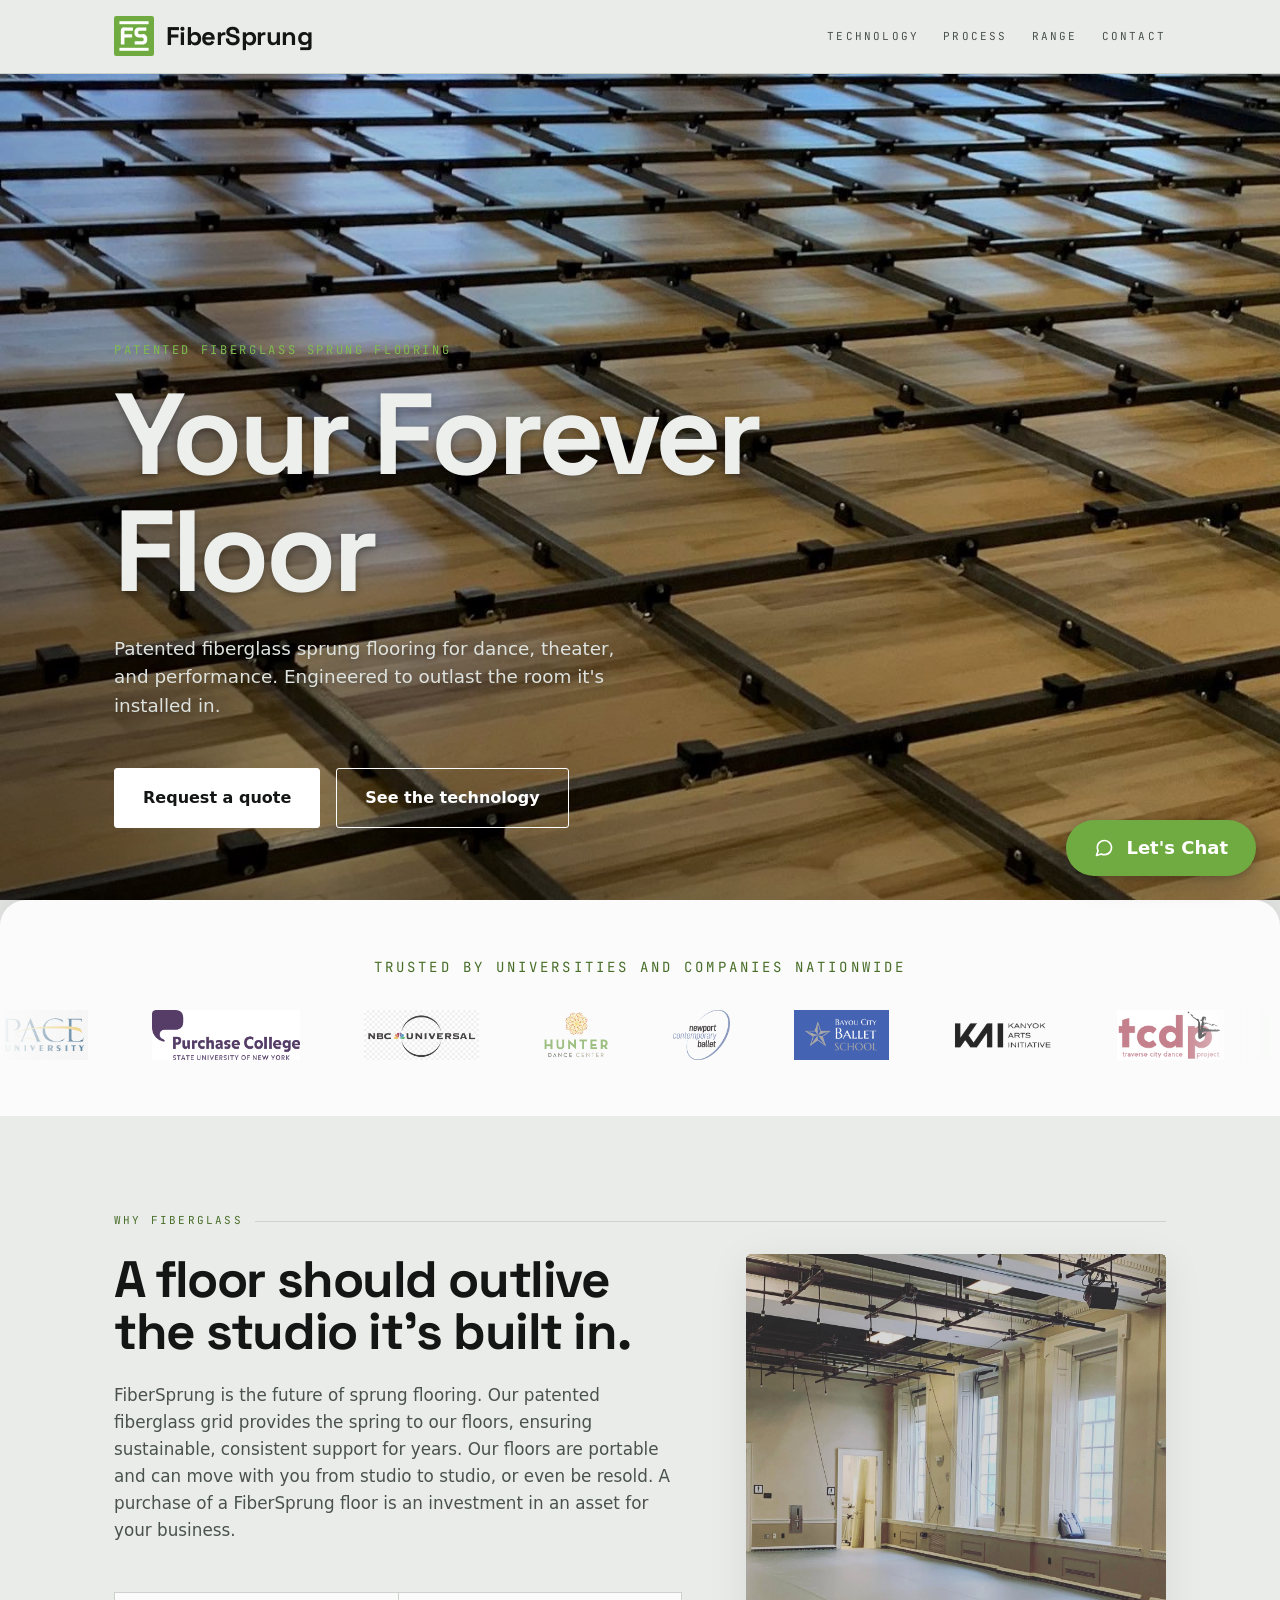
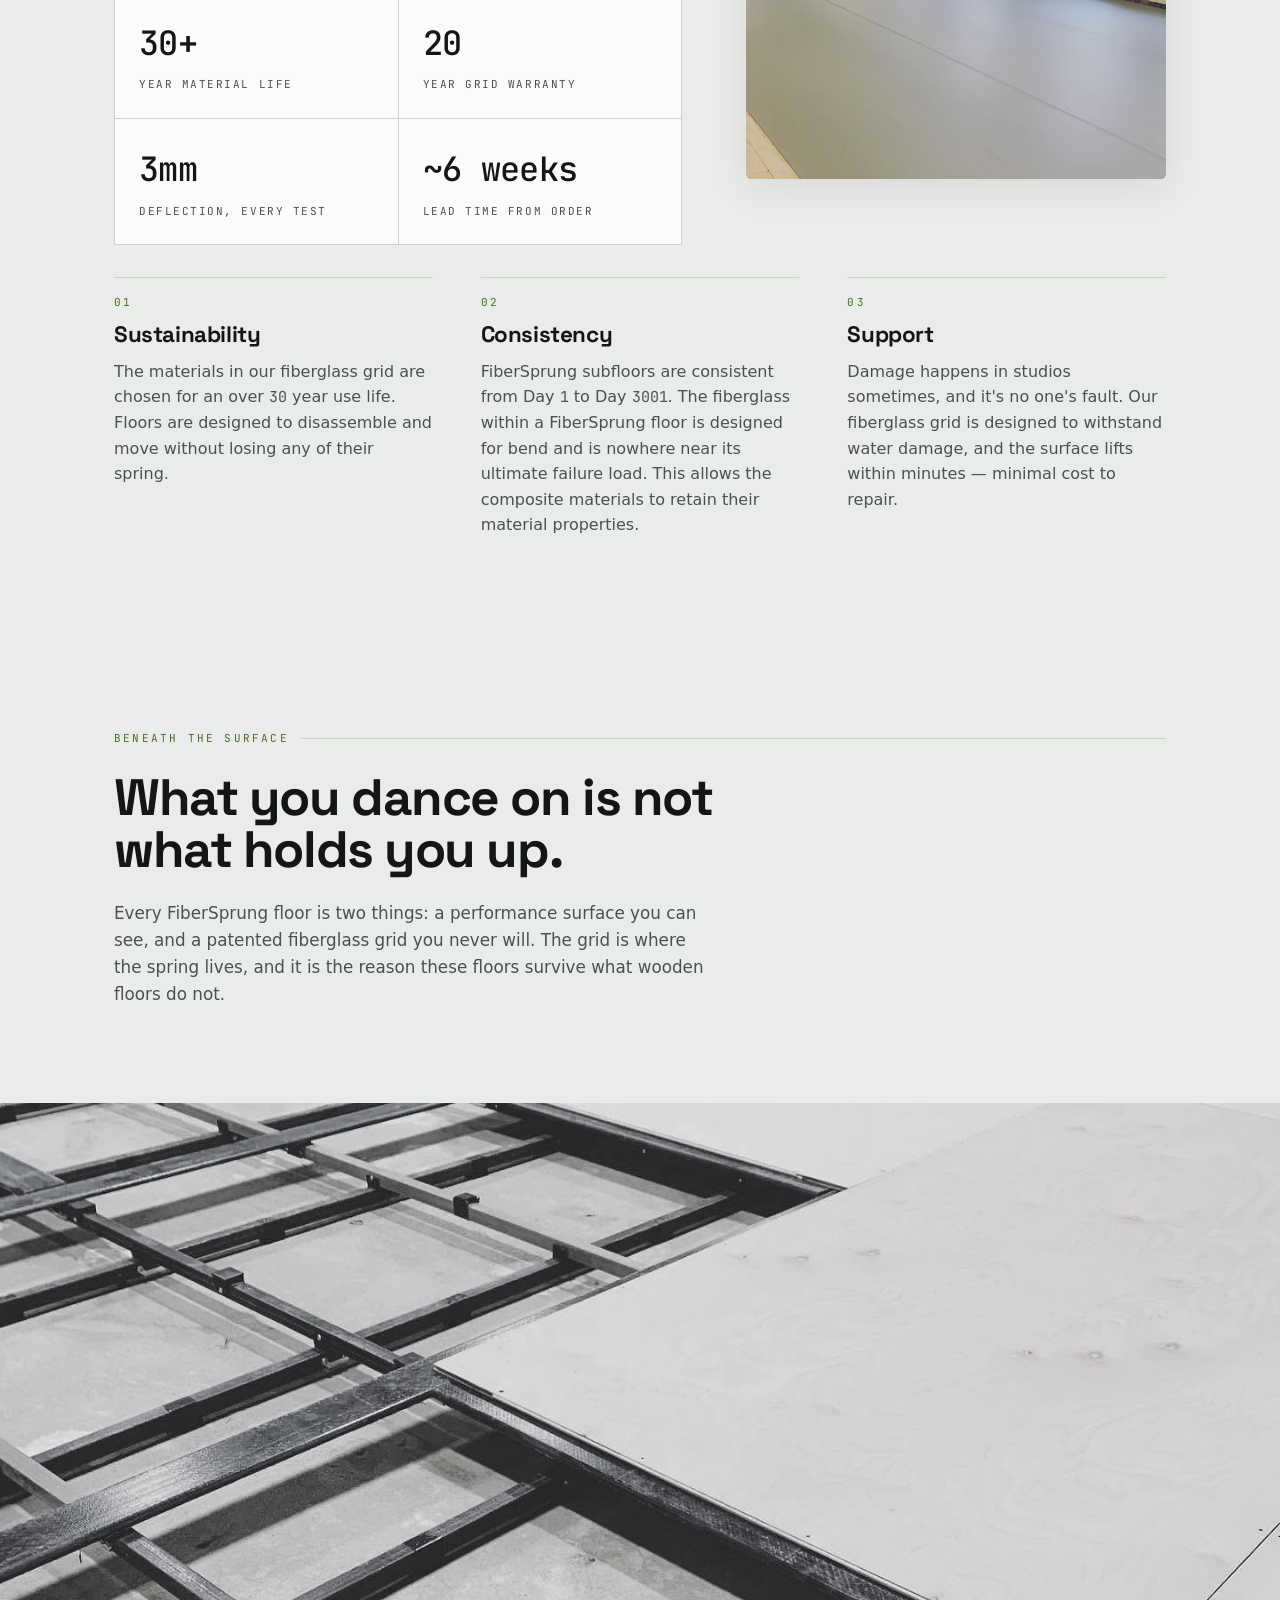
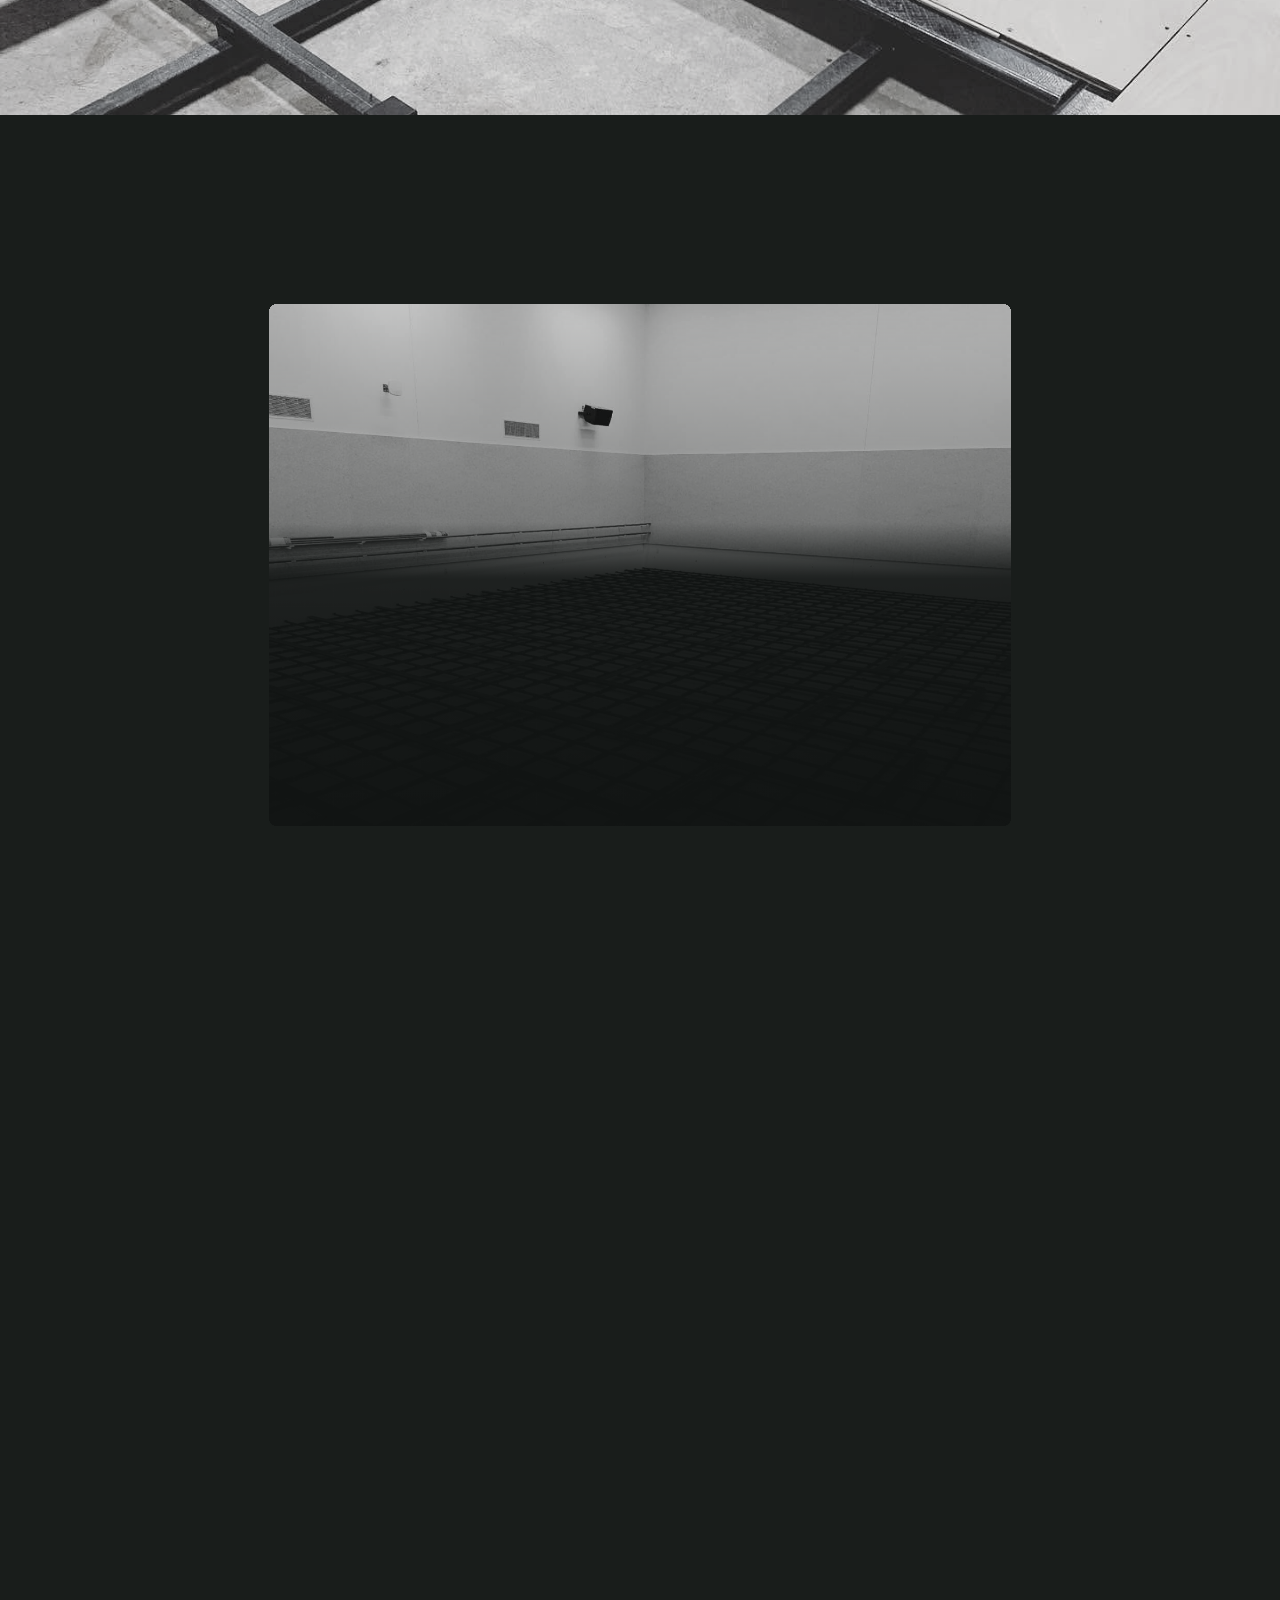
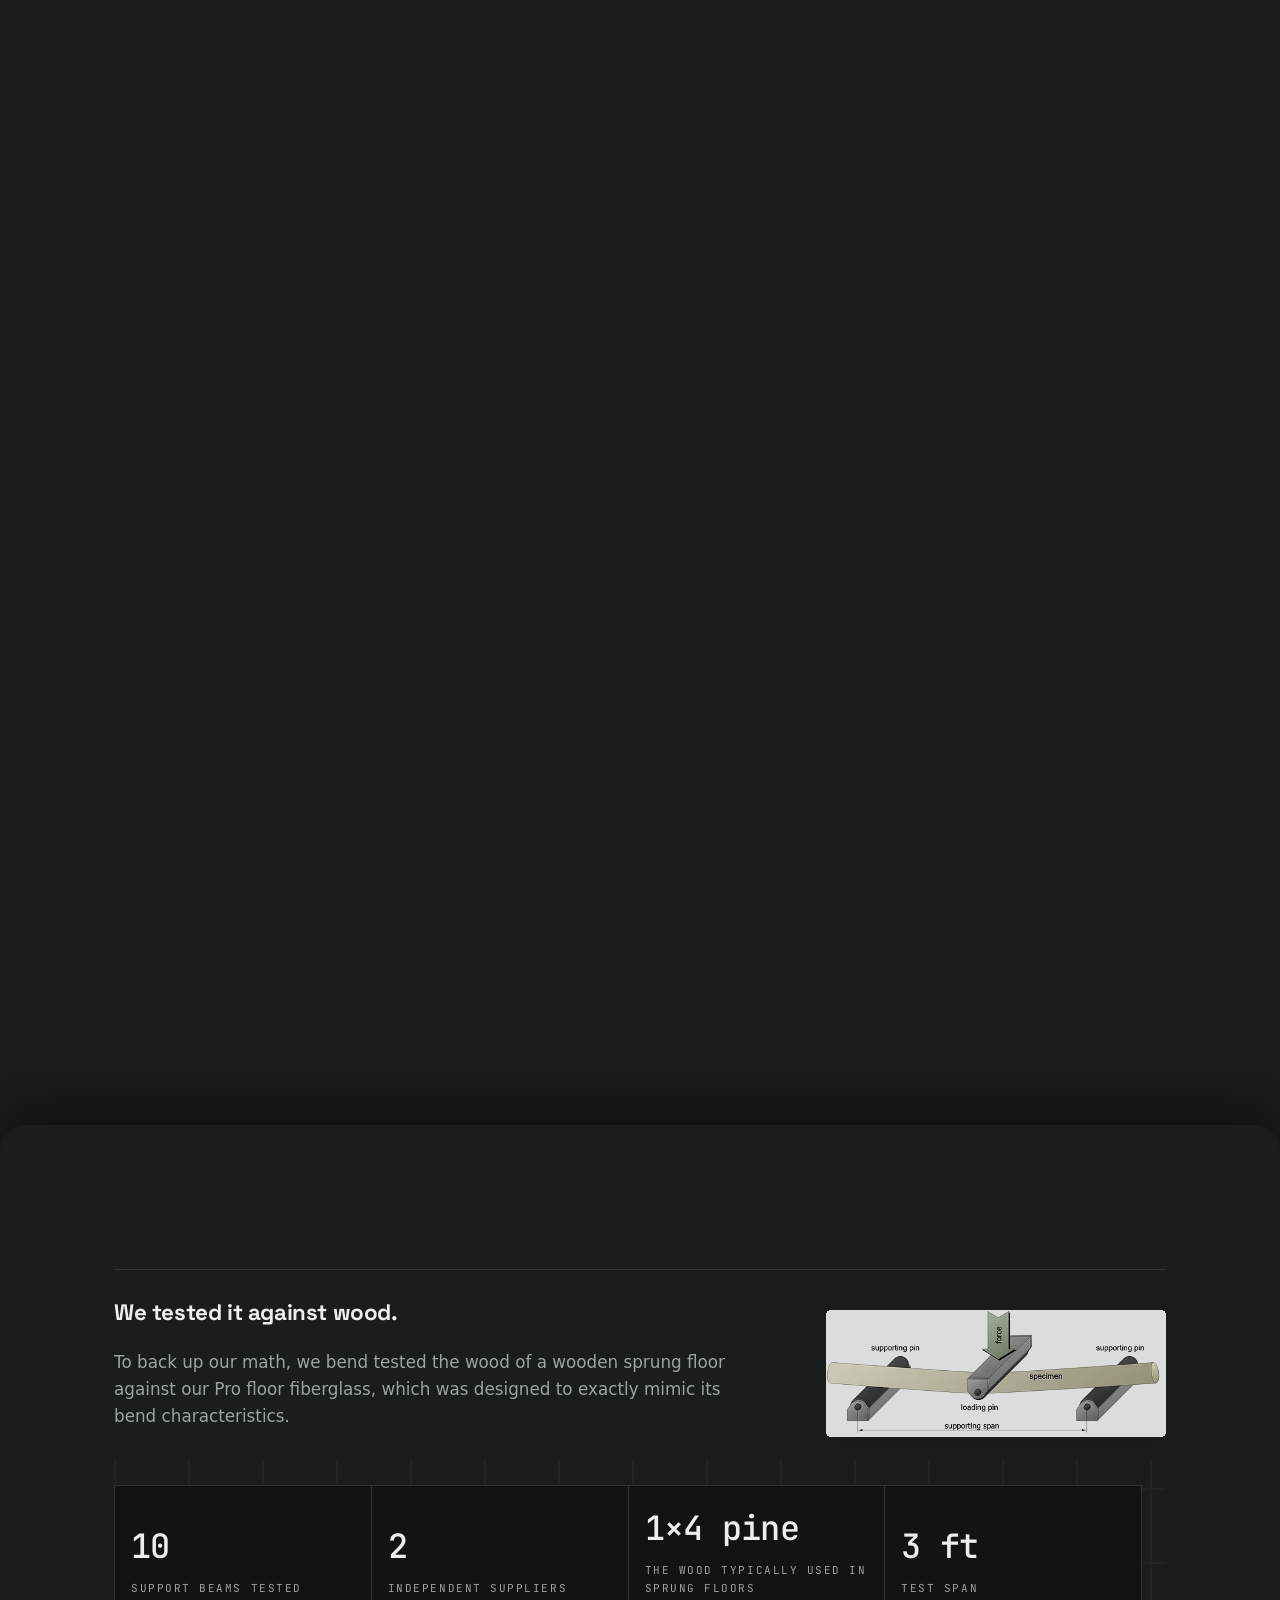
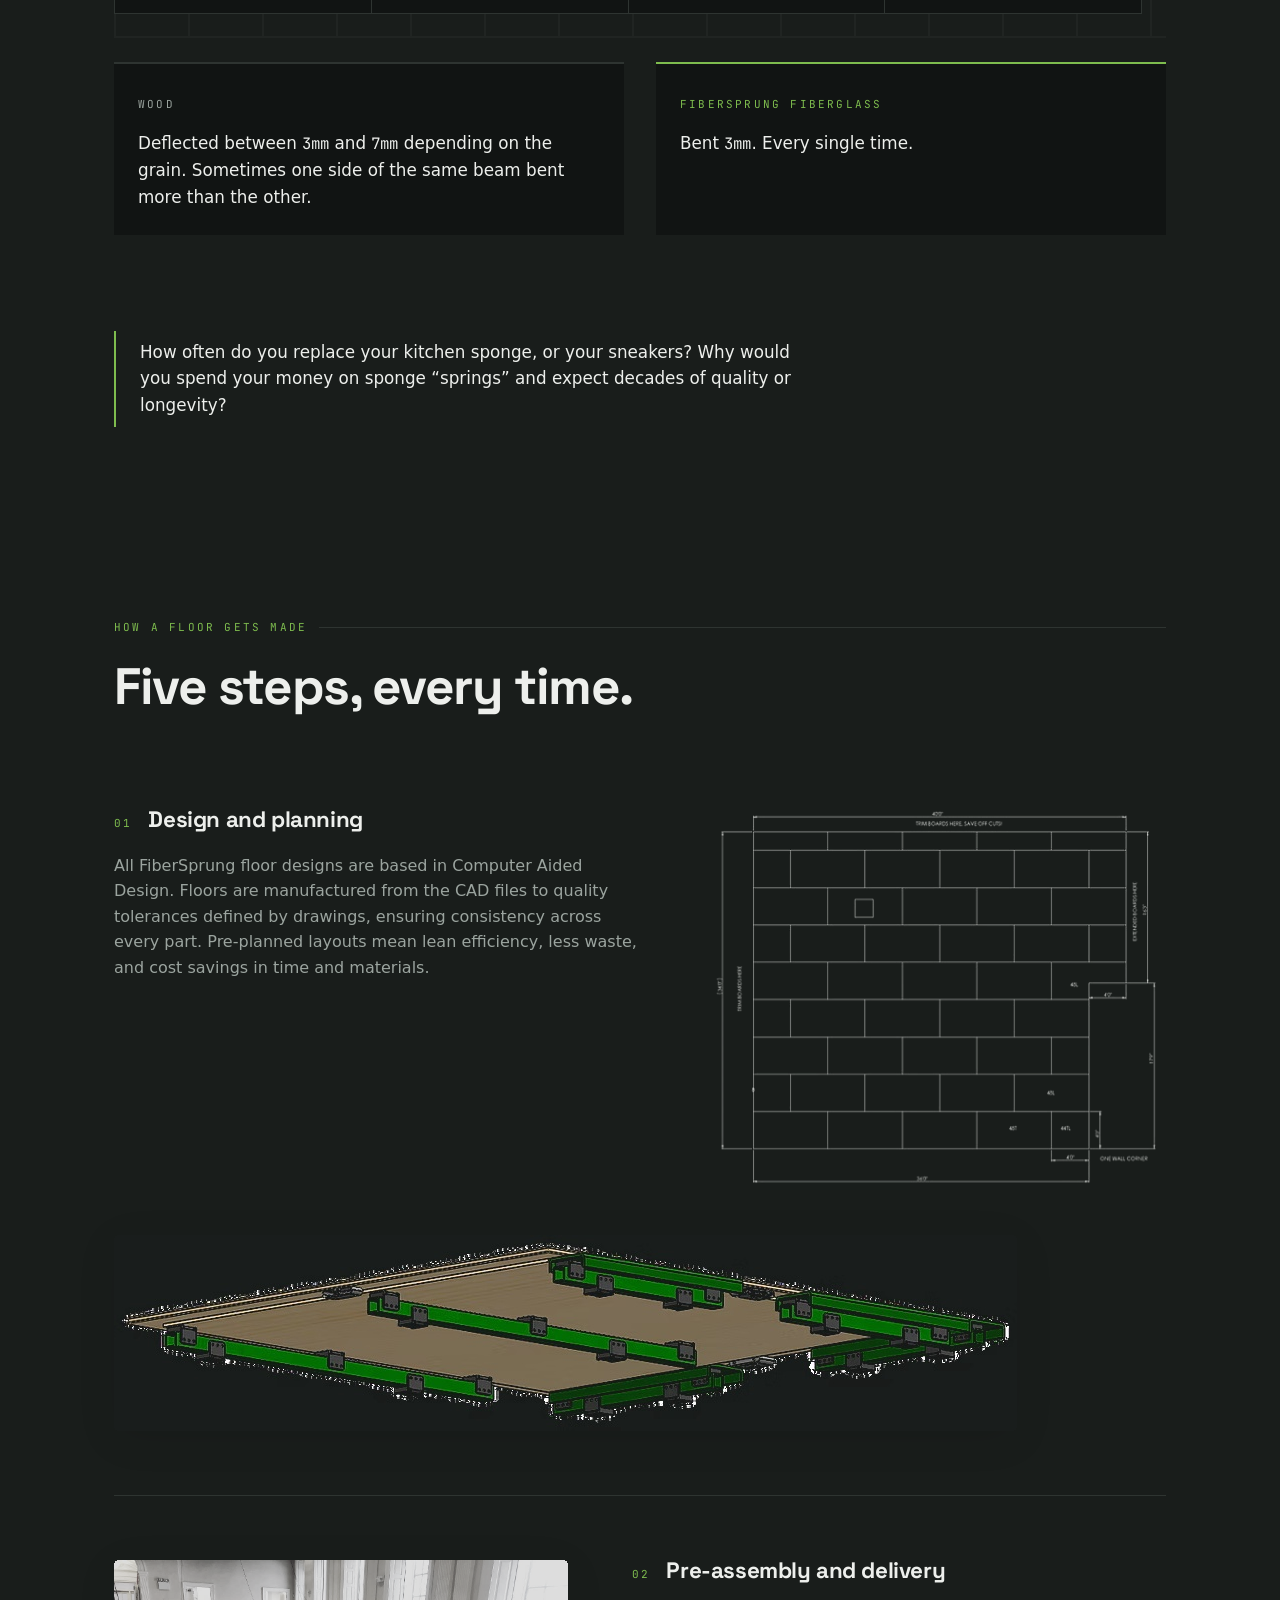
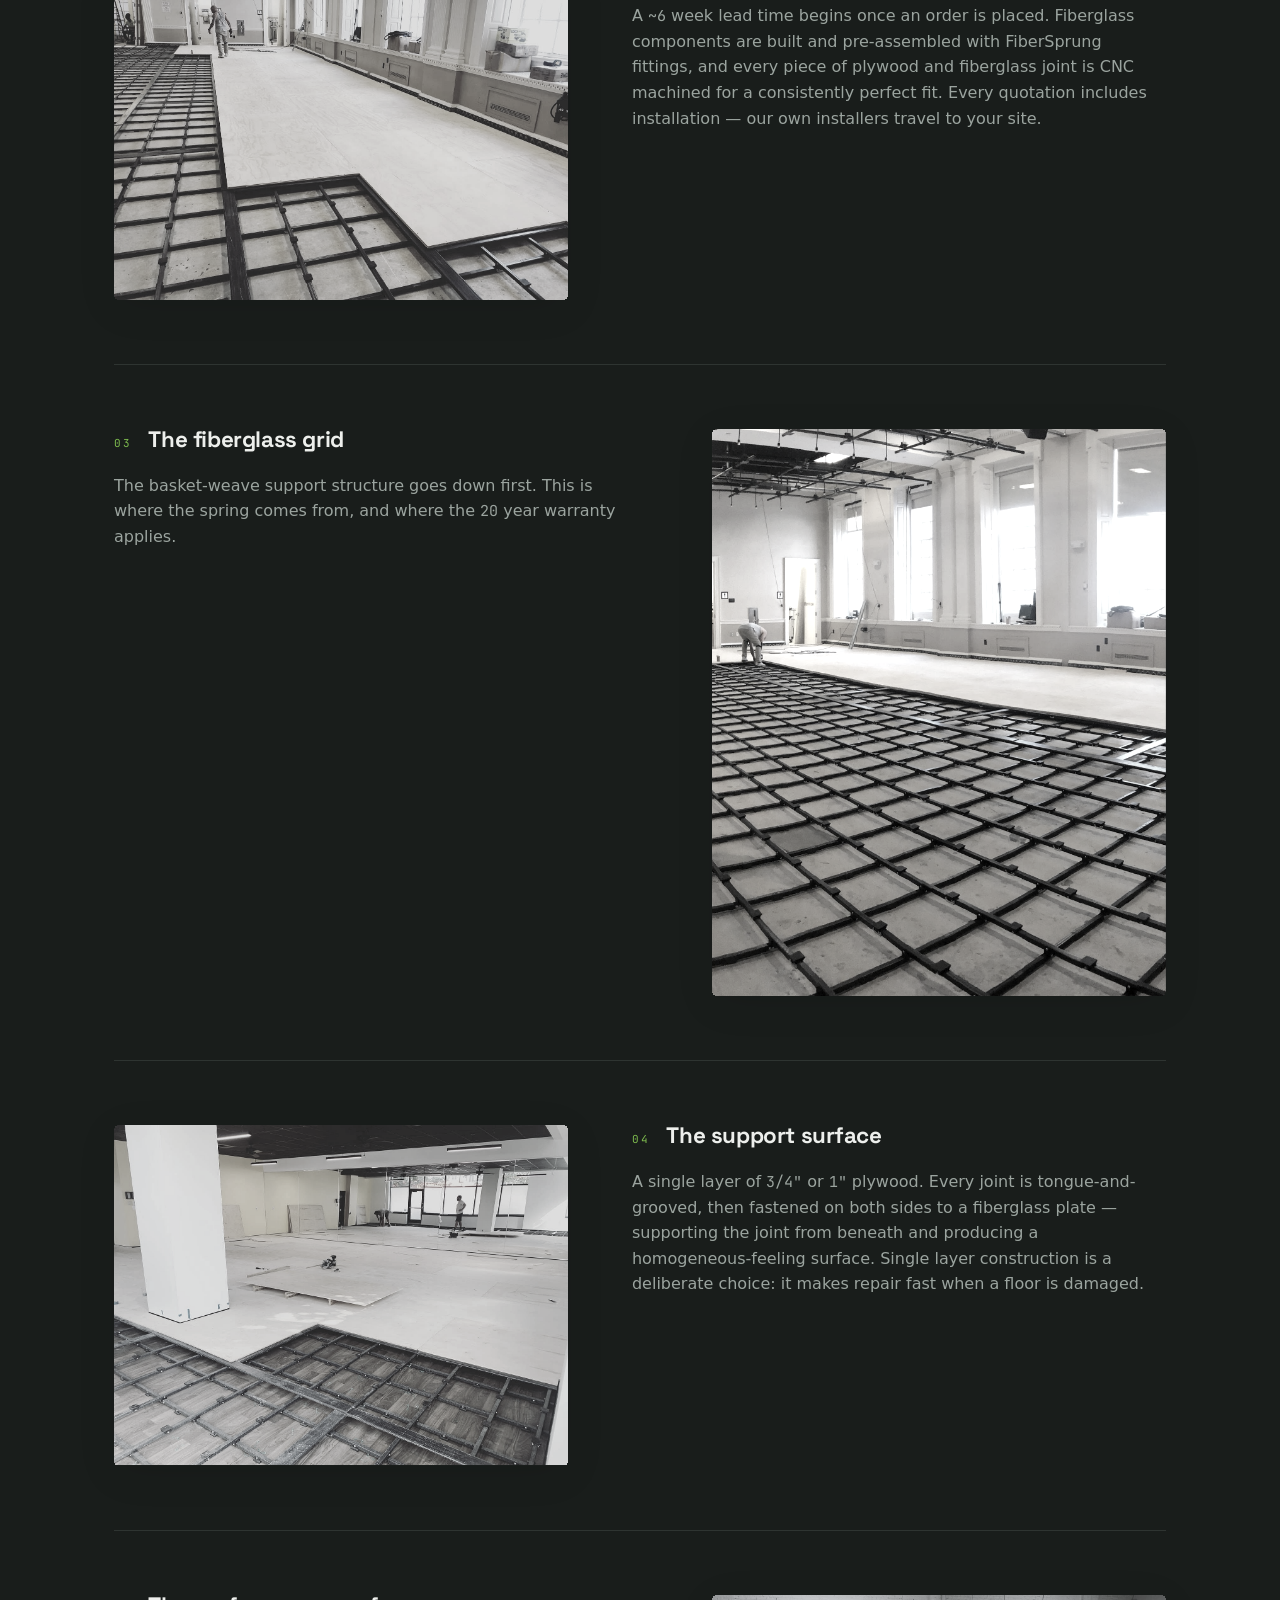
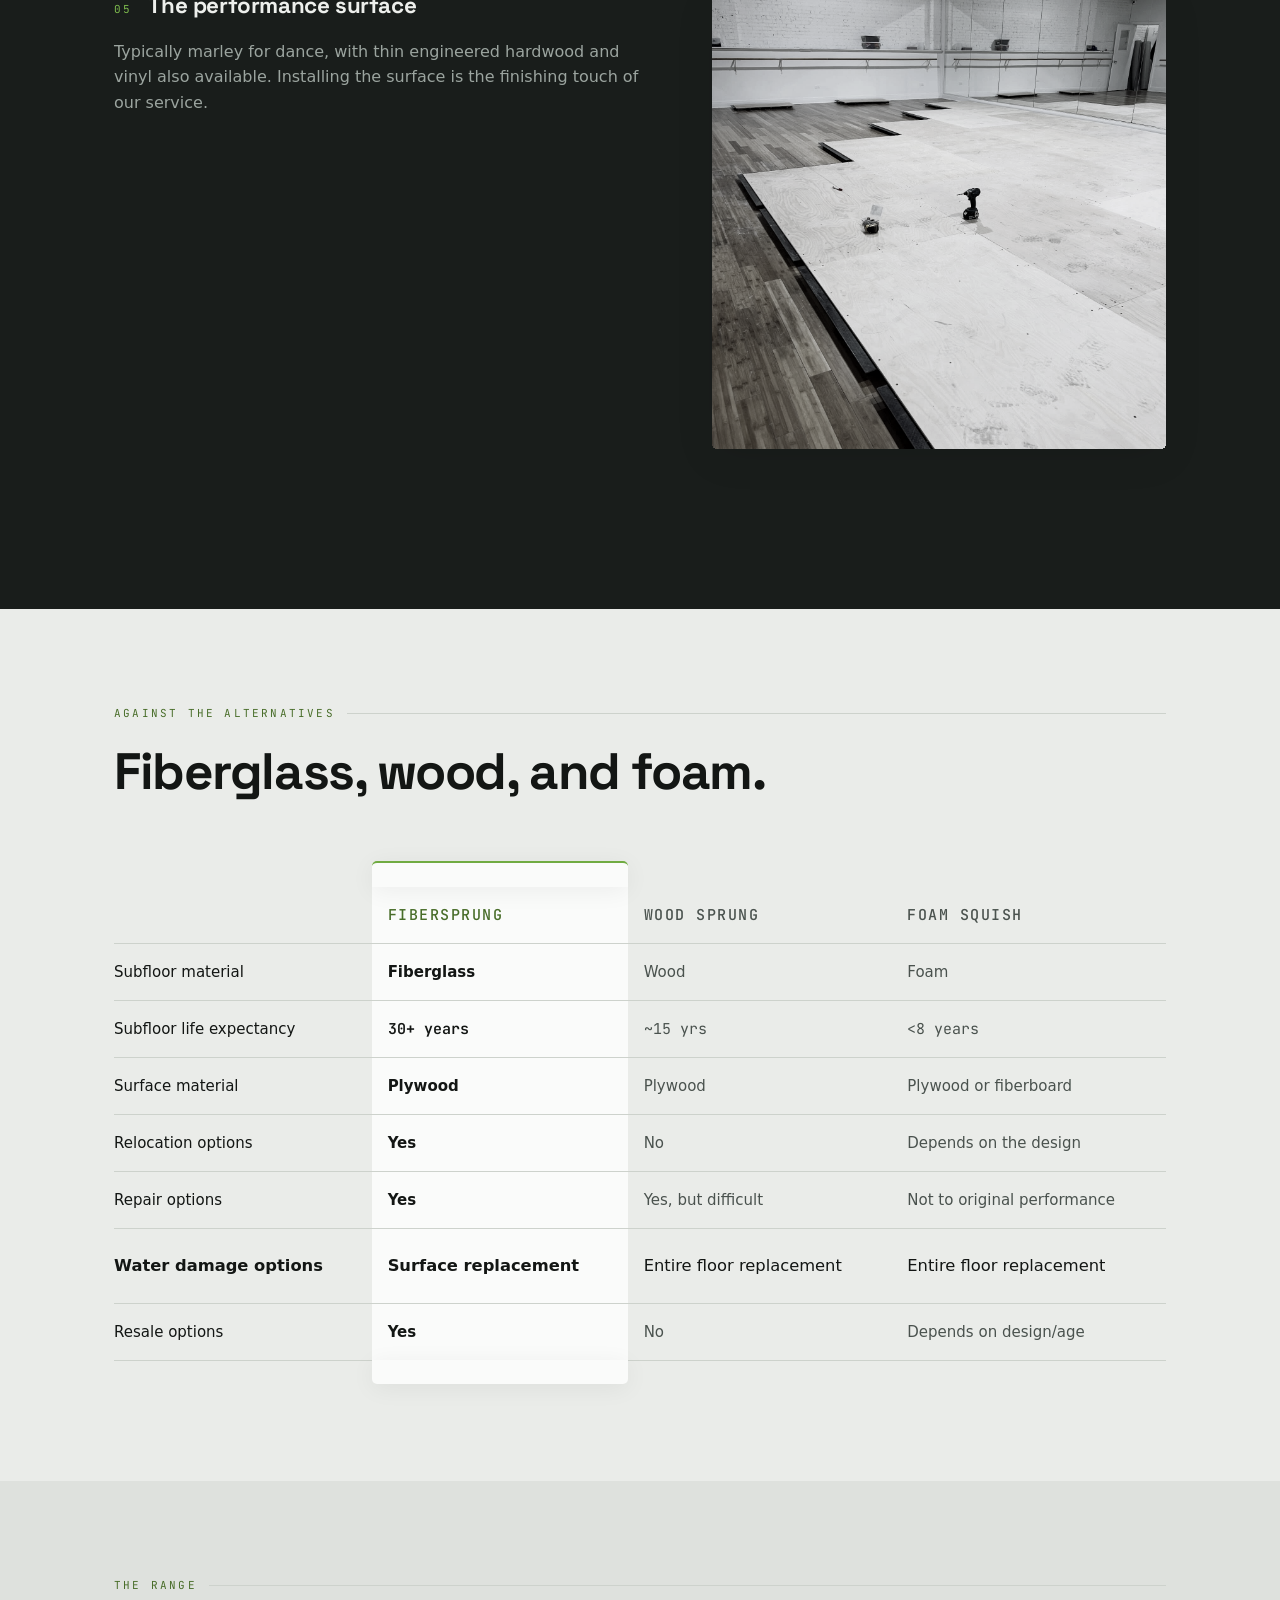
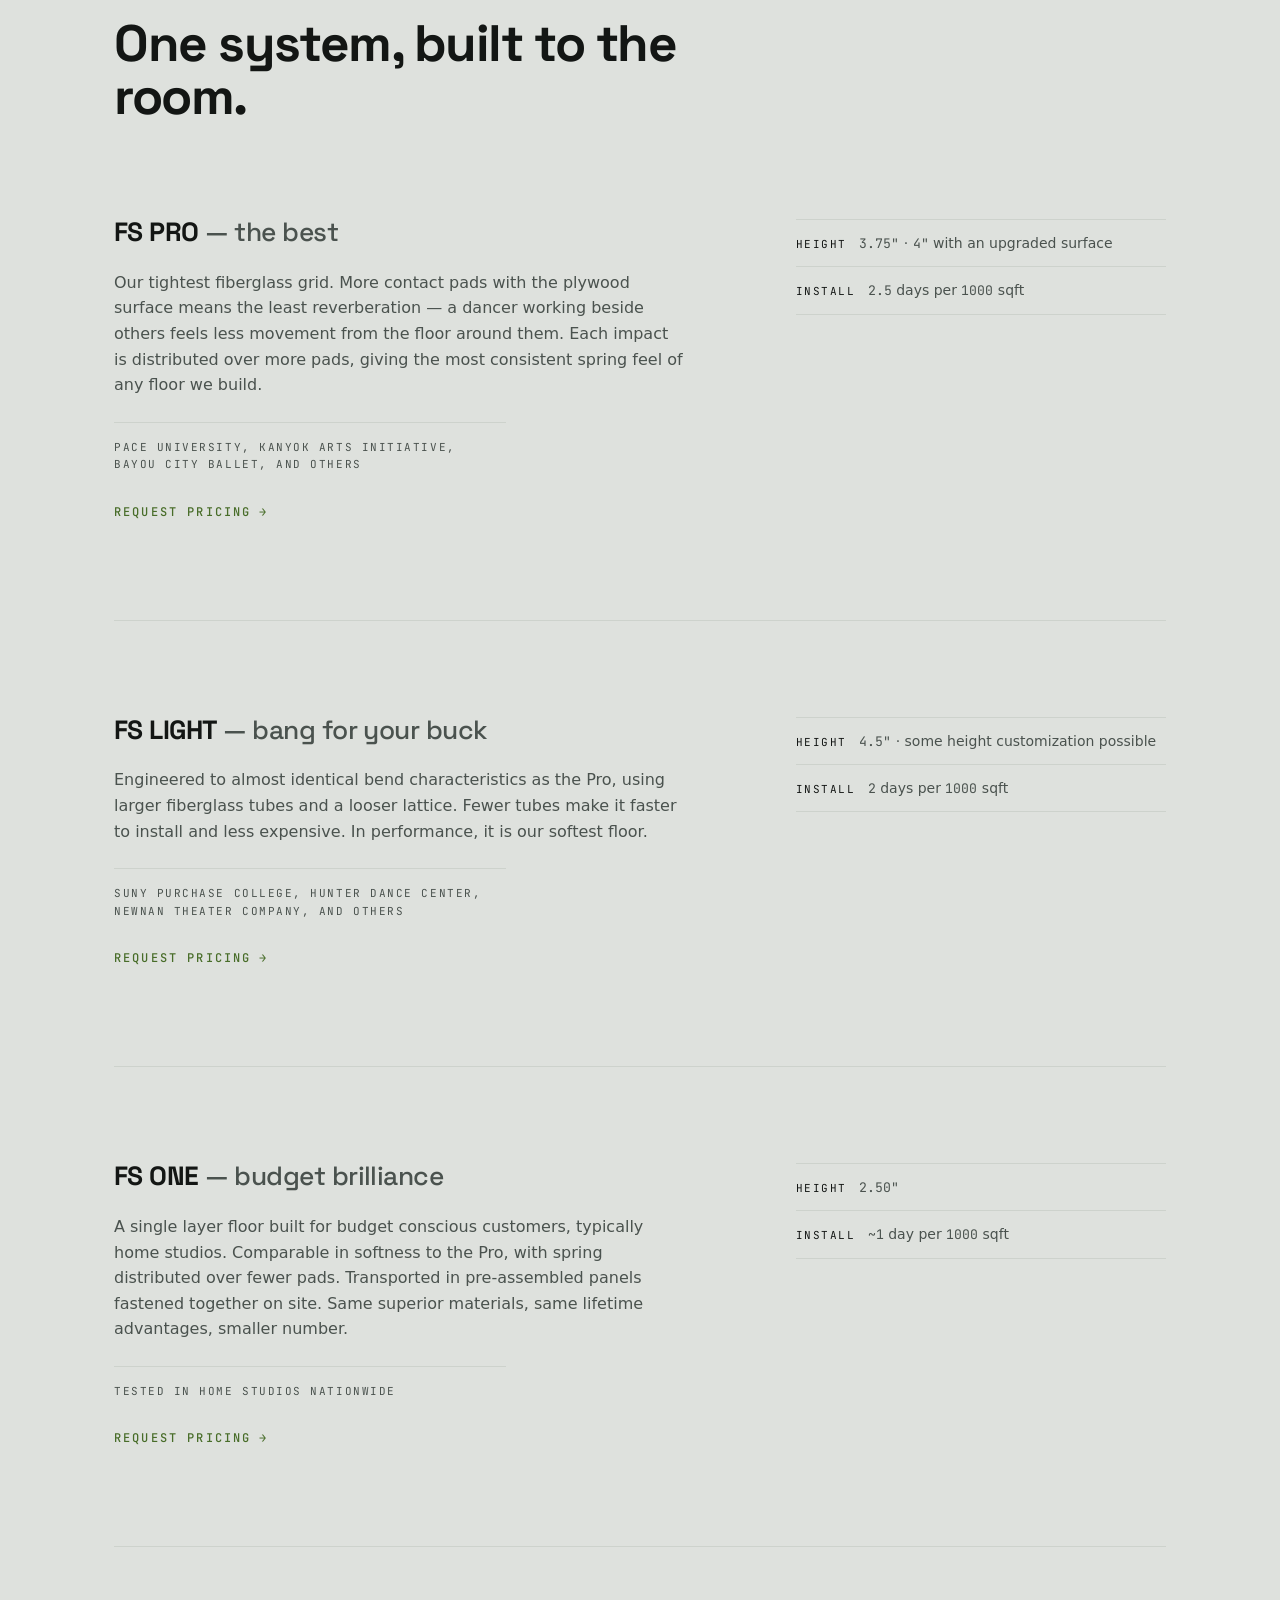
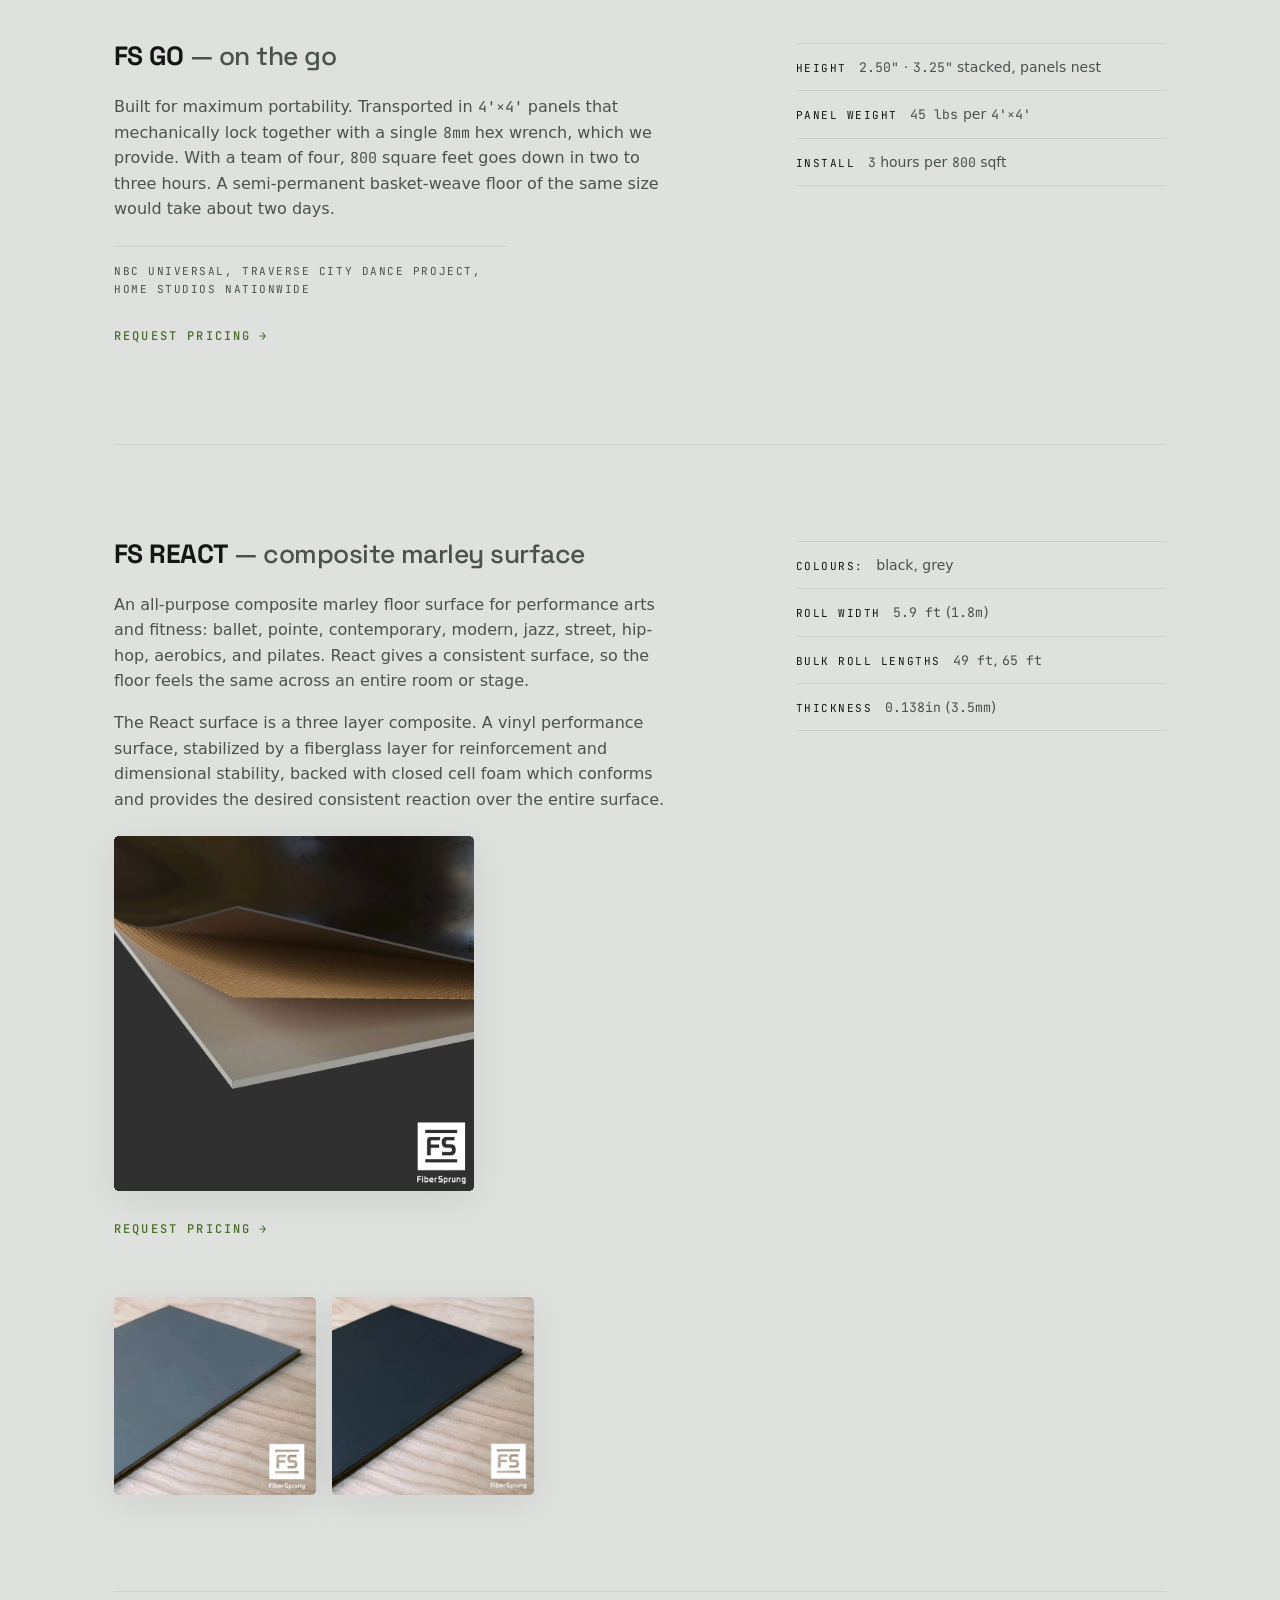
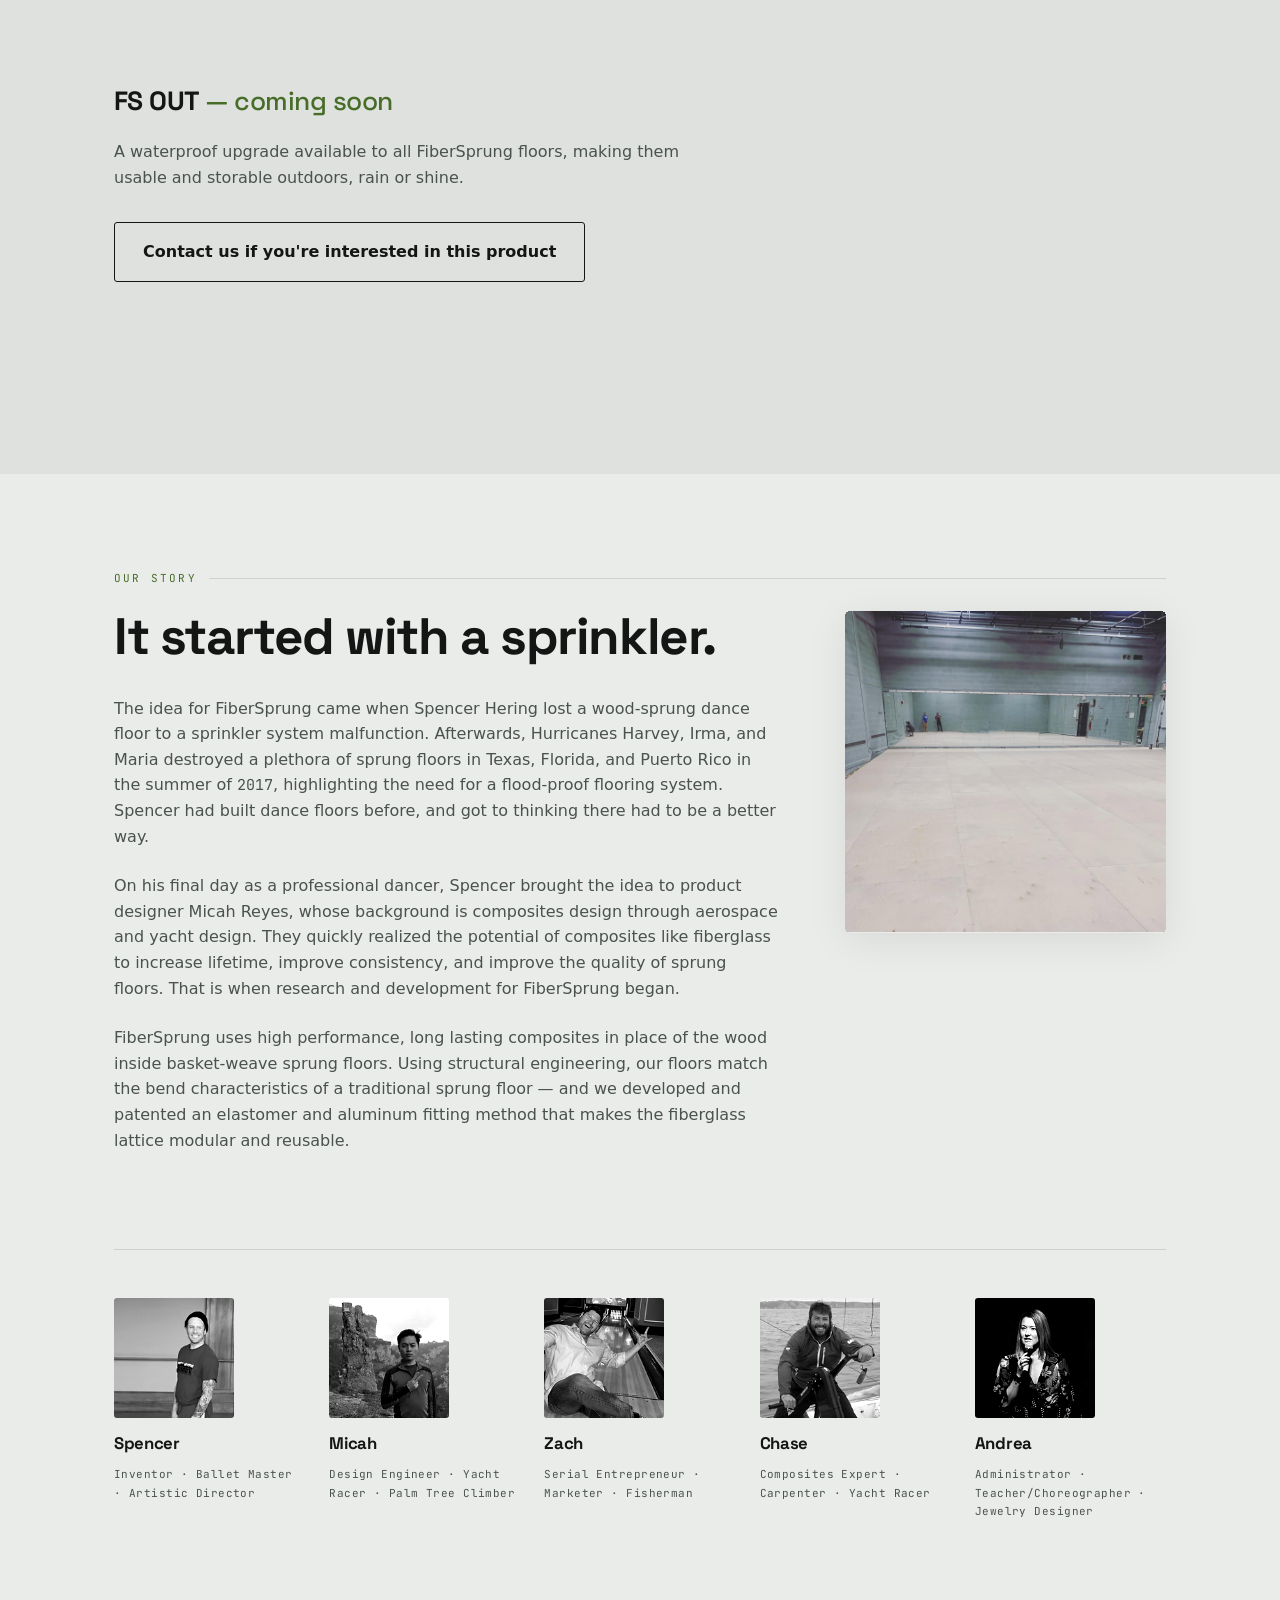
<file: content/fibersprung-demo-backup/index.html>
<!DOCTYPE html>
<html lang="en">
<head>
<meta charset="utf-8">
<meta name="viewport" content="width=device-width, initial-scale=1">

<title>FiberSprung — Patented Fiberglass Sprung Floors for Dance and Theater</title>
<meta name="description" content="Sprung flooring built on a patented fiberglass grid. 30+ year materials, 20 year warranty, flood resistant, portable, and resaleable. Installed at Pace University, SUNY Purchase, and professional companies nationwide.">

<link rel="preconnect" href="https://api.fontshare.com">
<link rel="preconnect" href="https://fonts.gstatic.com" crossorigin>
<link href="https://api.fontshare.com/v2/css?f[]=switzer@400,500,600&display=swap" rel="stylesheet">
<link href="https://fonts.googleapis.com/css2?family=Space+Grotesk:wght@500;700&family=JetBrains+Mono:wght@400;500&display=swap" rel="stylesheet">

<!-- Hero image: preloaded, never lazy-loaded. -->
<link rel="preload" as="image" href="images/01-hero/hero-lattice-maple.jpg" fetchpriority="high">

<link rel="stylesheet" href="styles.css">

<!-- Progressive enhancement guard. Every hidden-before-reveal state in
     styles.css is scoped to html.js, so the default rendering — no JS, JS
     disabled, script.js 404s, CSP blocks it — is fully visible content with
     no animation. This runs synchronously before first paint, so there is no
     flash of visible-then-hidden.

     NO TIMER. A fixed timeout races the network and loses: script.js sits at
     the end of body behind a 232KB preloaded hero, so on throttled 3G it runs
     at ~5.6s, and on Fast 3G at ~2.7s. Any timeout short enough to be useful
     fires during a NORMAL slow load, flashing the page visible and then
     animating it — which reads as a bug, not a fallback.

     These three signals are deterministic instead, and none of them can fire
     while the script is merely still downloading:
       onerror on the tag  — 404, network failure, CSP block. Immediate.
       window 'error'      — script.js loaded but failed to parse. Immediate.
       window 'load'       — backstop; everything finished, still no report.

     The 'error' listener is bubble phase, NOT capture, and additionally
     filters on event.target. Both matter. Resource errors from <img> do not
     bubble, but they DO reach window in capture phase — and this page carries
     26 images. One 404 during development would otherwise strip html.js and
     silently kill every animation, which looks like the reveal system is
     broken rather than like a file is missing. The target check keeps that
     true even if capture is ever switched on for something else. -->
<script>
(function () {
  var d = document.documentElement;
  d.className += (d.className ? ' ' : '') + 'js';

  function failOpen(e) {
    // Resource errors (<img>, <link>, fonts) fire on the element itself.
    // Script parse errors and the window load event target window/document.
    // Anything else is a resource problem and is none of our business.
    if (e && e.target && e.target !== window && e.target !== document) return;

    if (d.hasAttribute('data-reveal-ready')) return;   // it reported in, nothing to do
    d.className = d.className.replace(/(^|\s)js(\s|$)/, '$1$2');
  }

  // Called by the script tag's onerror with no event argument, which skips
  // the target check by design — that path is already known-good.
  window.fsFailOpenGuard = function () { failOpen(); };

  window.addEventListener('error', failOpen, false);
  window.addEventListener('load', failOpen, false);
})();
</script>
</head>
<body id="top">

<a class="skip" href="#hero-title">Skip to content</a>

<header class="site-header">
  <div class="site-header__inner">
    <a class="brand" href="#top" aria-label="FiberSprung — home">
      <!-- brand/logo-primary.svg, inlined. Green square via var(--green) so it
           tracks the token; marks stay white per the primary lockup. -->
      <svg class="brand__mark" viewBox="0 0 430 430" role="img" aria-label="FiberSprung">
        <title>FiberSprung</title>
        <rect width="430" height="430" rx="24" fill="var(--green)"/>
        <g fill="#FFFFFF">
          <rect x="58" y="56" width="314" height="32"/>
          <rect x="58" y="342" width="314" height="32"/>
          <path d="M73.61 300.73L73.61 159.86A34.24 34.24 0 0 1 116.36 122.92L120.21 122.92L131.06 122.92L194.08 122.92A7.71 7.71 0 0 1 203.62 133.56L203.61 151.34A4.93 4.93 0 0 1 197.76 157.92L126.99 157.92A11.91 11.91 0 0 0 112.11 171.28L112.11 185.28L112.11 191.76A5.68 5.68 0 0 0 120.87 197.26L190.75 197.26A3.83 3.83 0 0 1 194.78 202.08L194.78 226.82A4.18 4.18 0 0 1 189.16 231.76L116.47 231.76A3.44 3.44 0 0 0 112.32 236.42L112.11 243.56L112.11 301.38A4.9 4.9 0 0 1 105.57 307.09L80.25 307.09A5.16 5.16 0 0 1 73.61 300.73Z"/>
          <path d="M222.28 299.24L222.28 280.34A6.65 6.65 0 0 1 231.81 272.26L304.57 272.26A21.21 21.21 0 0 0 294.45 231.08L265.33 231.08A44.24 44.24 0 0 1 220.41 178.32A47.24 47.24 0 0 1 259.42 122.92L338.71 122.92A6.26 6.26 0 0 1 347.11 131.02L347.11 142.32L347.11 149.83A6.0 6.0 0 0 1 339.42 157.92L278.4 157.92A15.9 15.9 0 0 0 259.59 178.14A13.93 13.93 0 0 0 274.02 195.42L289.61 195.08L305.37 195.08A45.41 45.41 0 0 1 356.39 249.4A49.21 49.21 0 0 1 319.42 307.09L230.65 307.09A6.23 6.23 0 0 1 222.28 299.24Z"/>
        </g>
      </svg>
      <span class="brand__word">FiberSprung</span>
    </a>

    <!-- On-page anchors only. Targets are built in later sections. -->
    <nav class="site-nav" aria-label="Primary">
      <a href="#technology">Technology</a>
      <a href="#process">Process</a>
      <a href="#range">Range</a>
      <a href="#contact">Contact</a>
    </nav>
  </div>
</header>

<main>

  <!-- ═══════════════ 01 · HERO ═══════════════
       Immediate, not scroll-revealed. Full bleed from first paint, finished
       and full within the first second. No pin, no scale-up entrance — the
       pin/scale/overlap mechanic now lives in section 04.

       Only two pieces of motion, both CSS, neither scroll-linked:
         · ambient scale drift on the image, 1.0 → 1.04, ~20s, ease-in-out
         · one entrance stagger on the text, once, on load

       No .js scoping needed here. The text sits at opacity 1 in the base
       rules and the entrance runs from a keyframe with animation-fill-mode
       backwards, so if animation never runs — no CSS animation support, JS
       irrelevant — the h1 and CTAs are simply already visible. -->
  <section class="hero" id="hero" aria-labelledby="hero-title">

    <!-- FILE SWAP PENDING: hero-lattice-maple.jpg is 1440×1440. It runs full
         bleed here, which upscales it roughly 1.4× on a 1440p display and
         2.7× on 4K — below the design system's 2000px+ full-bleed floor.
         Request a higher-resolution master of this frame from Micah and
         drop it in at the same path; update width/height below to match. -->
    <!-- The parallax plane: image AND text drift together at 0.35× scroll,
         the page overtakes both. JS translates this wrapper; the ambient
         drift animation stays on the <img> inside — separate elements,
         because a CSS animation on transform beats an inline transform on
         the same element.
         The scrim rides inside the plane, between image and text — over the
         image, under the caption, so CTAs stay clickable. Drifting with the
         plane is safe: the unscrimmed strip it leaves at the hero's bottom
         is 0.35× the scroll distance tall, while the cover section has
         already climbed 1.0× — the cover always hides it. -->
    <div class="hero__plane" id="hero-plane">
      <div class="hero__media">
        <img class="hero__img"
             src="images/01-hero/hero-lattice-maple.jpg"
             width="1440" height="1440"
             fetchpriority="high" decoding="async"
             alt="FiberSprung fiberglass grid installed over a maple floor, Boston installation">
      </div>

      <div class="hero__scrim" aria-hidden="true"></div>

      <div class="hero__caption">
        <div class="wrap">
          <!-- COPY ADDITION — hero eyebrow, RF Digital; wording lifted from the
               opening of the approved subhead. Logged in copy-changes.md. -->
          <p class="hero__eyebrow">Patented fiberglass sprung flooring</p>
          <h1 class="hero__title" id="hero-title">Your Forever Floor</h1>
          <!-- COPY EDIT — em dash → period, per RF Digital 2026-07-25. Logged.
               copy.md original: "…performance — engineered to outlast…" -->
          <p class="hero__sub">Patented fiberglass sprung flooring for dance, theater, and performance. Engineered to outlast the room it's installed in.</p>
          <div class="hero__actions">
            <a class="btn btn--on-dark" href="#contact">Request a quote</a>
            <a class="btn btn--ghost-dark" href="#technology">See the technology</a>
          </div>
        </div>
      </div>
    </div>


  </section>

  <!-- ═══════════════ 02 · RECOGNITION ═══════════════
       Light. The cover panel: the hero beneath is sticky, so this section
       scrolls up over it in normal flow. A credential wall, not a footnote —
       names in the display face at ~22px, full ink, moving in a single-row
       marquee.

       Accessibility contract: the static <ul class="recog-static"> is the
       ONLY copy of the names exposed to assistive tech. The entire marquee is
       aria-hidden — including its duplicate set — so screen readers hear the
       nine names exactly once, in order, motionless. Under reduced motion the
       marquee is display:none and the static list becomes the visible,
       centered band.

       USAGE RIGHTS PENDING: display only the names FiberSprung confirms in
       writing. NBC Universal appears three times below (static list + two
       marquee sets); each is wrapped, and one search on the token finds all. -->
  <section class="band cover" id="recognition" aria-labelledby="recognition-label" data-reveal-stagger>
    <div class="wrap">
      <!-- COPY EDIT — RF Digital, pending approval. copy.md: "Installed and
           trusted at". See copy-changes.md. -->
      <p class="eyebrow eyebrow--center js-reveal" id="recognition-label">Trusted by universities and companies nationwide</p>
    </div>

    <!-- Assistive-tech source of truth; visible centered band under reduced motion. -->
    <ul class="recog-static">
      <li>Pace University</li>
      <li>SUNY Purchase College</li>
      <!-- RIGHTS-PENDING-NAME: corporate mark, remove if written usage is not confirmed -->
      <li>NBC Universal</li>
      <!-- /RIGHTS-PENDING-NAME -->
      <li>Hunter Dance Center</li>
      <li>Newport Contemporary Ballet</li>
      <li>Bayou City Ballet</li>
      <li>Kanyok Arts Initiative</li>
      <li>Traverse City Dance Project</li>
      <li>Newnan Theater Company</li>
    </ul>

    <!-- Decorative motion only. ~38s loop, pauses on hover. Seamless because
         the track holds two identical sets and translates exactly −50%. -->
    <div class="marquee js-reveal" aria-hidden="true">
      <div class="marquee__track">
        <ul class="marquee__set">
          <li><img src="images/07-recognition/recog-pace-university.webp" width="1024" height="580" alt="" loading="lazy" decoding="async"></li>
          <li><img src="images/07-recognition/recog-suny-purchase.jpg" width="1979" height="669" alt="" loading="lazy" decoding="async"></li>
          <!-- RIGHTS-PENDING-NAME --><li><img src="images/07-recognition/recog-nbc-universal.png" width="860" height="374" alt="" loading="lazy" decoding="async"></li><!-- /RIGHTS-PENDING-NAME -->
          <li><img src="images/07-recognition/recog-hunter-dance-center.png" width="1991" height="1505" alt="" loading="lazy" decoding="async"></li>
          <li><img src="images/07-recognition/recog-newport-contemporary-ballet.webp" width="800" height="711" alt="" loading="lazy" decoding="async"></li>
          <li><img src="images/07-recognition/recog-bayou-city-ballet.png" width="2500" height="1307" alt="" loading="lazy" decoding="async"></li>
          <li><img src="images/07-recognition/recog-kanyok-arts-initiative.webp" width="320" height="160" alt="" loading="lazy" decoding="async"></li>
          <li><img src="images/07-recognition/recog-traverse-city-dance-project.png" width="328" height="153" alt="" loading="lazy" decoding="async"></li>
          <li><img class="logo--invert" src="images/07-recognition/recog-newnan-theater-company.webp" width="1500" height="321" alt="" loading="lazy" decoding="async"></li>
        </ul>
        <ul class="marquee__set">
          <li><img src="images/07-recognition/recog-pace-university.webp" width="1024" height="580" alt="" loading="lazy" decoding="async"></li>
          <li><img src="images/07-recognition/recog-suny-purchase.jpg" width="1979" height="669" alt="" loading="lazy" decoding="async"></li>
          <!-- RIGHTS-PENDING-NAME --><li><img src="images/07-recognition/recog-nbc-universal.png" width="860" height="374" alt="" loading="lazy" decoding="async"></li><!-- /RIGHTS-PENDING-NAME -->
          <li><img src="images/07-recognition/recog-hunter-dance-center.png" width="1991" height="1505" alt="" loading="lazy" decoding="async"></li>
          <li><img src="images/07-recognition/recog-newport-contemporary-ballet.webp" width="800" height="711" alt="" loading="lazy" decoding="async"></li>
          <li><img src="images/07-recognition/recog-bayou-city-ballet.png" width="2500" height="1307" alt="" loading="lazy" decoding="async"></li>
          <li><img src="images/07-recognition/recog-kanyok-arts-initiative.webp" width="320" height="160" alt="" loading="lazy" decoding="async"></li>
          <li><img src="images/07-recognition/recog-traverse-city-dance-project.png" width="328" height="153" alt="" loading="lazy" decoding="async"></li>
          <li><img class="logo--invert" src="images/07-recognition/recog-newnan-theater-company.webp" width="1500" height="321" alt="" loading="lazy" decoding="async"></li>
        </ul>
      </div>
    </div>

  </section>

  <!-- ═══════════════ 03 · THESIS ═══════════════
       Light. One image, contained, full colour (payoff grade). -->
  <section class="band" id="thesis" aria-labelledby="thesis-title">
    <div class="wrap">

      <div data-reveal-stagger>
        <p class="eyebrow js-reveal">Why fiberglass</p>

        <div class="thesis__intro">
          <div class="thesis__lead">
            <h2 class="h2 js-reveal" id="thesis-title">A floor should outlive the studio it's built in.</h2>
            <p class="lede js-reveal">FiberSprung is the future of sprung flooring. Our patented fiberglass grid provides the spring to our floors, ensuring sustainable, consistent support for years. Our floors are portable and can move with you from studio to studio, or even be resold. A purchase of a FiberSprung floor is an investment in an asset for your business.</p>

            <!-- Spec block lives in the left column now, 2×2, balancing the
                 full-height figure on the right. data-count numerals count
                 up from 0 on first entry; "~6 weeks" is not a countable
                 number and only fades in with the block. -->
            <dl class="specs specs--thesis js-reveal">
              <div><dt class="k">Year material life</dt><dd class="v" data-count>30+</dd></div>
              <div><dt class="k">Year grid warranty</dt><dd class="v" data-count>20</dd></div>
              <div><dt class="k">Deflection, every test</dt><dd class="v" data-count>3mm</dd></div>
              <div><dt class="k">Lead time from order</dt><dd class="v">~6 weeks</dd></div>
            </dl>
          </div>

          <figure class="figure js-reveal">
            <img class="grade-payoff"
                 src="images/05-finished/finished-university-studio.jpg"
                 width="1440" height="1800"
                 loading="lazy" decoding="async"
                 alt="Completed FiberSprung floor with grey marley surface in a university dance studio">
          </figure>
        </div>
      </div>

      <div class="cols pillars" data-reveal-stagger>
        <!-- COPY EDIT — pending Micah's approval. Words removed, none added.
             ORIGINAL (copy.md): "The materials within our fiberglass grid are
             chosen to have an over 30 year use life, and all of our floors are
             designed to be disassembled and moved without losing any of their
             spring. Protect your flooring investment with FiberSprung."
             CHANGE: dropped the closing marketing line; split one 40-word
             sentence into two. 40 words → 28. The "designed to" hedge is kept. -->
        <div class="js-reveal">
          <span class="pillar__num" aria-hidden="true">01</span>
          <h3>Sustainability</h3>
          <p>The materials in our fiberglass grid are chosen for an over <span class="mono">30</span> year use life. Floors are designed to disassemble and move without losing any of their spring.</p>
        </div>

        <!-- Verbatim from copy.md. Left alone: the first sentence already
             carries the whole point, and "Day 1 to Day 3001" is theirs. -->
        <div class="js-reveal">
          <span class="pillar__num" aria-hidden="true">02</span>
          <h3>Consistency</h3>
          <p>FiberSprung subfloors are consistent from Day <span class="mono">1</span> to Day <span class="mono">3001</span>. The fiberglass within a FiberSprung floor is designed for bend and is nowhere near its ultimate failure load. This allows the composite materials to retain their material properties.</p>
        </div>

        <!-- COPY EDIT — pending Micah's approval. Words removed, none added.
             ORIGINAL (copy.md): "Lifetime customer support begins with great
             design. FiberSprung floors are designed to be easily disassembled
             and repaired. Damage happens in studios sometimes, and it's no
             one's fault. Our fiberglass grid is designed to withstand water
             damage, and our floor surface can be lifted within minutes —
             ensuring minimal cost to repair a floor."
             CHANGE: cut sentence 1 (throat-clearing) and sentence 2 (redundant
             with "lifts within minutes"). The point now lands first, not
             fourth. 53 words → 29. "designed to withstand water damage" is
             preserved exactly — that hedge carries legal weight and must not
             become the flat claim "withstands water damage". -->
        <div class="js-reveal">
          <span class="pillar__num" aria-hidden="true">03</span>
          <h3>Support</h3>
          <p>Damage happens in studios sometimes, and it's no one's fault. Our fiberglass grid is designed to withstand water damage, and the surface lifts within minutes — minimal cost to repair.</p>
        </div>
      </div>

    </div>
  </section>

  <!-- ═══════════════ 04 · REVEAL ═══════════════
       Light → Dark. The photograph is the seam: text sits on concrete above it,
       graphite begins below it, and the page stays dark through 05 and 06.
       One image, full bleed, technical grade. -->
  <section class="reveal" id="reveal" aria-labelledby="reveal-title">

    <div class="reveal__top">
      <div class="wrap" data-reveal-stagger>
        <p class="eyebrow js-reveal">Beneath the surface</p>
        <h2 class="h2 js-reveal" id="reveal-title">What you dance on is not what holds you up.</h2>
        <p class="lede js-reveal">Every FiberSprung floor is two things: a performance surface you can see, and a patented fiberglass grid you never will. The grid is where the spring lives, and it is the reason these floors survive what wooden floors do not.</p>
      </div>
    </div>

    <!-- FILE SWAP PENDING: reveal-grid-to-floor.jpg is 1440×1440 and runs full
         bleed per the mapping, so it upscales above a 1440px viewport. Same
         request as the hero — ask Micah for a wider master of this frame and
         drop it in at the same path, updating width/height to match. -->
    <figure class="reveal__figure js-reveal">
      <img class="grade-technical"
           src="images/02-reveal/reveal-grid-to-floor.jpg"
           width="1440" height="1440"
           loading="lazy" decoding="async"
           alt="Exposed fiberglass grid meeting the finished plywood support surface, SUNY Purchase College">
    </figure>

  </section>

  <!-- ═══════════════ 05 · TECHNOLOGY ═══════════════
       Dark. The moat against wood and foam. Technical grade on every image.
       The bend test is the centerpiece: presented as a data comparison, not
       a paragraph. Figures are exact and must never be rounded. -->
  <!-- Pin-scale-overlap, per design-system/scroll-mechanic-reference.html:
       the runway's height decides how long the frame stays pinned; the frame
       scales .58 → 1 across the first 60% of it; the heading and body rise
       as it opens; then .tech-detail climbs over with the shadow edge.
       The plane inside the frame carries the hero's 0.35× drift once the
       frame is fully open, for continuity between the two mechanics.
       Scrub is desktop-only and JS-gated: the runway height and rest scale
       live under html.js at ≥900px, so no-JS, reduced-motion and mobile all
       get a static contained frame with the caption above it. -->
  <section class="band--dark tech" id="technology" aria-labelledby="technology-title">

    <div class="tech-stage" id="tech-stage">
      <div class="tech-stage__pin">
        <figure class="tech-stage__frame" id="tech-frame">
          <div class="tech-stage__plane" id="tech-plane">
            <img class="grade-technical tech-stage__img"
                 src="images/03-technology/tech-lattice-bw.jpg"
                 width="1440" height="1914"
                 loading="lazy" decoding="async"
                 alt="Full fiberglass basket-weave grid installed at Pace University before the support surface is laid">
            <div class="tech-stage__scrim" aria-hidden="true"></div>
            <figcaption class="tech-stage__caption">
              <div class="wrap">
                <div class="tech-stage__line" id="tech-line">
                  <p class="eyebrow">The patented grid</p>
                  <h2 class="h2" id="technology-title">Engineered to bend the same way, every time.</h2>
                </div>
                <div class="tech-stage__sub" id="tech-sub">
                  <p class="lede">The grid is the fiberglass basket-weave support structure beneath the Pro and Light floors. The fiberglass matches the bend characteristics of a classic wooden sprung floor, with far more consistency. The materials are chosen for an over <span class="mono">30</span> year use life, and the grid is designed to withstand even a flood.</p>
                  <p class="lede">FiberSprung stands behind the grid design with a <span class="mono">20</span> year warranty, and offers services to help customers relocate or resell their floors.</p>
                </div>
              </div>
            </figcaption>
          </div>
        </figure>
      </div>
    </div>

    <!-- climbs over the pinned frame with the shadow edge -->
    <div class="tech-detail">
    <div class="wrap">


      <!-- ─── the bend test — the centerpiece ─── -->
      <div class="bend">

        <!-- Intro left, illustration right, top-aligned; the four data
             figures run full width beneath both. -->
        <div class="bend__intro" data-reveal-stagger>
          <div class="bend__head js-reveal">
            <h3>We tested it against wood.</h3>
            <p class="lede">To back up our math, we bend tested the wood of a wooden sprung floor against our Pro floor fiberglass, which was designed to exactly mimic its bend characteristics.</p>
          </div>
          <!-- SMALL INSET ONLY — generic diagram, never a section anchor.
               Alt text added to copy.md 2026-07-25; copy.md remains the single
               source of truth. It describes a generic three-point bend test and
               deliberately does not claim to depict FiberSprung's own rig. -->
          <figure class="bend__diagram js-reveal">
            <img class="grade-technical"
                 src="images/03-technology/tech-bend-test-diagram.jpg"
                 width="560" height="209"
                 loading="lazy" decoding="async"
                 alt="Diagram of a three-point bend test: a specimen supported at both ends by pins, with a loading pin applying force at the centre.">
          </figure>
        </div>

        <!-- Lattice texture at 3%, behind the mono data strip only. -->
        <div class="bend__method js-reveal">
          <dl class="specs specs--dark">
            <div><dt class="k">Support beams tested</dt><dd class="v" data-count>10</dd></div>
            <div><dt class="k">Independent suppliers</dt><dd class="v" data-count>2</dd></div>
            <div><dt class="k">The wood typically used in sprung floors</dt><dd class="v">1×4 pine</dd></div>
            <div><dt class="k">Test span</dt><dd class="v" data-count>3 ft</dd></div>
          </dl>
        </div>

        <div class="bend__results" data-reveal-stagger>
          <div class="result js-reveal">
            <p class="result__label">Wood</p>
            <p class="result__body">Deflected between <span class="mono">3mm</span> and <span class="mono">7mm</span> depending on the grain. Sometimes one side of the same beam bent more than the other.</p>
          </div>
          <div class="result result--fs js-reveal">
            <p class="result__label">FiberSprung fiberglass</p>
            <p class="result__body">Bent <span class="mono">3mm</span>. Every single time.</p>
          </div>
        </div>

      </div>

      <!-- ─── why not foam ─── -->
      <div class="callout callout--dark js-reveal">
        <p>How often do you replace your kitchen sponge, or your sneakers? Why would you spend your money on sponge “springs” and expect decades of quality or longevity?</p>
      </div>

    </div>
    </div>
  </section>

  <!-- ═══════════════ 06 · PROCESS ═══════════════
       Dark. Numbered 01–05 because this genuinely is a sequence, so it is an
       <ol>: the order is conveyed semantically and the visible mono numerals
       are aria-hidden to avoid a double announcement.

       STEP-TO-FILE NUMBERING IS OFFSET ON PURPOSE. Filenames were numbered by
       capture order, not step order:
         step 03 (The fiberglass grid)  -> process-04-grid-columned.jpg
         step 04 (The support surface)  -> process-03-panels-mid.jpg
       This is correct per the mapping. Do not "fix" it.

       Stagger runs INSIDE each step — head, body, figure — not between steps.
       Stacked vertically, each step enters the viewport on its own scroll
       position, so a delay between steps would only make later steps late. -->
  <section class="band band--dark band--process" id="process" aria-labelledby="process-title">
    <div class="wrap">

      <div data-reveal-stagger>
        <p class="eyebrow js-reveal">How a floor gets made</p>
        <h2 class="h2 js-reveal" id="process-title">Five steps, every time.</h2>
      </div>

      <ol class="steps">

        <li class="step step--01" data-reveal-stagger>
          <div class="step__head js-reveal">
            <span class="step__num" aria-hidden="true">01</span>
            <h3>Design and planning</h3>
          </div>
          <p class="step__body js-reveal">All FiberSprung floor designs are based in Computer Aided Design. Floors are manufactured from the CAD files to quality tolerances defined by drawings, ensuring consistency across every part. Pre-planned layouts mean lean efficiency, less waste, and cost savings in time and materials.</p>

          <!-- Secondary. Transparent PNG, light lines (luminance 238) straight
               onto graphite (luminance 28) — no background fill, no grade.
               477px native and hard-capped there; it is texture and a signal of
               engineering rigour, not something anyone reads. -->
          <figure class="step__figure step__layout js-reveal">
            <img src="images/04-process/process-01-cad-layout.png"
                 width="477" height="401"
                 loading="lazy" decoding="async"
                 alt="CAD layout drawing of a FiberSprung floor, showing dimensioned plywood panel placement and trim board positions">
          </figure>

          <!-- Primary image for this step. UNTREATED — no technical grade:
               the grid is rendered in FiberSprung green and saturate(.15)
               would strip it. cad-fixed (2026-07-26): graphite background
               baked in — corners sampled (25,29,28) vs graphite (25,29,27),
               so it sits on the dark section with no box. 903px native,
               never displayed above. -->
          <figure class="step__render js-reveal">
            <img src="images/04-process/process-01-cad-render.jpg"
                 width="903" height="196"
                 loading="lazy" decoding="async"
                 alt="3D CAD rendering of the FiberSprung Go floor showing the fiberglass grid beneath the plywood panels">
          </figure>
        </li>

        <li class="step" data-reveal-stagger>
          <div class="step__head js-reveal">
            <span class="step__num" aria-hidden="true">02</span>
            <h3>Pre-assembly and delivery</h3>
          </div>
          <p class="step__body js-reveal">A <span class="mono">~6</span> week lead time begins once an order is placed. Fiberglass components are built and pre-assembled with FiberSprung fittings, and every piece of plywood and fiberglass joint is CNC machined for a consistently perfect fit. Every quotation includes installation — our own installers travel to your site.</p>
          <figure class="step__figure js-reveal">
            <img class="grade-technical"
                 src="images/04-process/process-02-panels-down.jpg"
                 width="1440" height="1080"
                 loading="lazy" decoding="async"
                 alt="Plywood support panels being installed beside the exposed grid in a Manhattan studio">
          </figure>
        </li>

        <!-- step 03 -> process-04 file. Offset is intentional. -->
        <li class="step" data-reveal-stagger>
          <div class="step__head js-reveal">
            <span class="step__num" aria-hidden="true">03</span>
            <h3>The fiberglass grid</h3>
          </div>
          <p class="step__body js-reveal">The basket-weave support structure goes down first. This is where the spring comes from, and where the <span class="mono">20</span> year warranty applies.</p>
          <figure class="step__figure js-reveal">
            <img class="grade-technical"
                 src="images/04-process/process-04-grid-columned.jpg"
                 width="1440" height="1800"
                 loading="lazy" decoding="async"
                 alt="Fiberglass grid installed in a columned university hall, Manhattan">
          </figure>
        </li>

        <!-- step 04 -> process-03 file. Offset is intentional. -->
        <li class="step" data-reveal-stagger>
          <div class="step__head js-reveal">
            <span class="step__num" aria-hidden="true">04</span>
            <h3>The support surface</h3>
          </div>
          <p class="step__body js-reveal">A single layer of <span class="mono">3/4"</span> or <span class="mono">1"</span> plywood. Every joint is tongue-and-grooved, then fastened on both sides to a fiberglass plate — supporting the joint from beneath and producing a homogeneous-feeling surface. Single layer construction is a deliberate choice: it makes repair fast when a floor is damaged.</p>
          <figure class="step__figure js-reveal">
            <img class="grade-technical"
                 src="images/04-process/process-03-panels-mid.jpg"
                 width="1440" height="1080"
                 loading="lazy" decoding="async"
                 alt="FiberSprung installers fastening plywood panels over the fiberglass grid, Seattle Movement Arts Center">
          </figure>
        </li>

        <li class="step" data-reveal-stagger>
          <div class="step__head js-reveal">
            <span class="step__num" aria-hidden="true">05</span>
            <h3>The performance surface</h3>
          </div>
          <p class="step__body js-reveal">Typically marley for dance, with thin engineered hardwood and vinyl also available. Installing the surface is the finishing touch of our service.</p>
          <figure class="step__figure js-reveal">
            <img class="grade-technical"
                 src="images/04-process/process-05-subfloor.jpg"
                 width="1440" height="1440"
                 loading="lazy" decoding="async"
                 alt="Plywood panels laid over an existing floor during a Westmont, Illinois installation">
          </figure>
        </li>

      </ol>

    </div>
  </section>

  <!-- ═══════════════ 07 · COMPARISON ═══════════════
       Dark → Light. The argument is settled; we come back up to the surface.
       The table is the content — no imagery in this section.

       Hairlines only, no fills, mono for figures, generous row padding. The
       FiberSprung column carries a single 2px green rule above it and nothing
       else. Explicit ARIA roles are present because the narrow layout switches
       the table to block display, which would otherwise strip table semantics
       from the accessibility tree. -->
  <section class="band" id="comparison" aria-labelledby="comparison-title">
    <div class="wrap">

      <div data-reveal-stagger>
        <div class="js-reveal">
          <p class="eyebrow">Against the alternatives</p>
          <h2 class="h2" id="comparison-title">Fiberglass, wood, and foam.</h2>
        </div>

        <div class="compare__wrap js-reveal">
          <table class="compare" role="table">
            <caption class="visually-hidden">FiberSprung compared with wood sprung and foam squish floors</caption>

            <thead role="rowgroup">
              <tr role="row">
                <td class="compare__corner" role="cell"></td>
                <th scope="col" role="columnheader" class="compare__fs">FiberSprung</th>
                <th scope="col" role="columnheader">Wood Sprung</th>
                <th scope="col" role="columnheader">Foam Squish</th>
              </tr>
            </thead>

            <tbody role="rowgroup">
              <tr role="row">
                <th scope="row" role="rowheader">Subfloor material</th>
                <td role="cell" data-label="FiberSprung" class="compare__fs">Fiberglass</td>
                <td role="cell" data-label="Wood Sprung">Wood</td>
                <td role="cell" data-label="Foam Squish">Foam</td>
              </tr>
              <tr role="row">
                <th scope="row" role="rowheader">Subfloor life expectancy</th>
                <td role="cell" data-label="FiberSprung" class="compare__fs num">30+ years</td>
                <td role="cell" data-label="Wood Sprung" class="num">~15 yrs</td>
                <td role="cell" data-label="Foam Squish" class="num">&lt;8 years</td>
              </tr>
              <tr role="row">
                <th scope="row" role="rowheader">Surface material</th>
                <td role="cell" data-label="FiberSprung" class="compare__fs">Plywood</td>
                <td role="cell" data-label="Wood Sprung">Plywood</td>
                <td role="cell" data-label="Foam Squish">Plywood or fiberboard</td>
              </tr>
              <tr role="row">
                <th scope="row" role="rowheader">Relocation options</th>
                <td role="cell" data-label="FiberSprung" class="compare__fs">Yes</td>
                <td role="cell" data-label="Wood Sprung">No</td>
                <td role="cell" data-label="Foam Squish">Depends on the design</td>
              </tr>
              <tr role="row">
                <th scope="row" role="rowheader">Repair options</th>
                <td role="cell" data-label="FiberSprung" class="compare__fs">Yes</td>
                <td role="cell" data-label="Wood Sprung">Yes, but difficult</td>
                <td role="cell" data-label="Foam Squish">Not to original performance</td>
              </tr>

              <!-- copy.md: "the single most persuasive line on the entire site."
                   Emphasis by weight, size and row space only — no fill and no
                   colour, since the one green mark in this table is reserved
                   for the FiberSprung column rule. -->
              <tr role="row" class="is-key">
                <th scope="row" role="rowheader">Water damage options</th>
                <td role="cell" data-label="FiberSprung" class="compare__fs">Surface replacement</td>
                <td role="cell" data-label="Wood Sprung">Entire floor replacement</td>
                <td role="cell" data-label="Foam Squish">Entire floor replacement</td>
              </tr>

              <tr role="row">
                <th scope="row" role="rowheader">Resale options</th>
                <td role="cell" data-label="FiberSprung" class="compare__fs">Yes</td>
                <td role="cell" data-label="Wood Sprung">No</td>
                <td role="cell" data-label="Foam Squish">Depends on design/age</td>
              </tr>
            </tbody>
          </table>
        </div>
      </div>

    </div>
  </section>

  <!-- ═══════════════ 08 · RANGE ═══════════════
       Light, alternating band. Spec-driven and typographic: Pro, Light, One
       and Go carry NO imagery by instruction. The two React swatches are the
       only images permitted in this section and belong to the React entry.

       React is quote-only. The $910.80 roll price is deliberately not
       published — showing a number on one product while every other product
       is quote-only reads as inconsistent and anchors a figure before the
       conversation starts. "Request pricing" is the call. -->
  <section class="band band--alt" id="range" aria-labelledby="range-title">
    <div class="wrap">

      <!-- COPY EDIT — RF Digital correction, pending Micah's approval.
           ORIGINAL (copy.md): "Five floors"
           The section lists six entries. React is a surface and Out is an
           upgrade, so "five floors" may be a deliberate count of floors
           only — but it invites a miscount, and it breaks if the range is
           ever recategorised. "The range" is accurate under any grouping and
           echoes the H2 beneath it. See copy-changes.md. -->
      <div data-reveal-stagger>
        <p class="eyebrow js-reveal">The range</p>
        <h2 class="h2 js-reveal" id="range-title">One system, built to the room.</h2>
      </div>

      <ul class="range">

        <li class="range__item" data-reveal-stagger>
          <h3 class="range__head js-reveal"><span class="range__name">FS PRO</span> <span class="range__tag">— the best</span></h3>
          <div class="range__body js-reveal">
            <p>Our tightest fiberglass grid. More contact pads with the plywood surface means the least reverberation — a dancer working beside others feels less movement from the floor around them. Each impact is distributed over more pads, giving the most consistent spring feel of any floor we build.</p>
            <p class="range__users">Pace University, Kanyok Arts Initiative, Bayou City Ballet, and others</p>
            <!-- COPY ADDITION — "Request pricing" extended from the React entry
                 to all five floors, RF Digital 2026-07-25. Logged. -->
            <p class="range__pricing"><a class="pricing-link" href="#contact">Request pricing <span class="pricing-link__arrow" aria-hidden="true">→</span></a></p>
          </div>
          <ul class="range__specs js-reveal">
            <li><span class="range__k">Height</span> <span class="mono">3.75"</span> · <span class="mono">4"</span> with an upgraded surface</li>
            <li><span class="range__k">Install</span> <span class="mono">2.5</span> days per <span class="mono">1000</span> sqft</li>
          </ul>
        </li>

        <li class="range__item" data-reveal-stagger>
          <h3 class="range__head js-reveal"><span class="range__name">FS LIGHT</span> <span class="range__tag">— bang for your buck</span></h3>
          <div class="range__body js-reveal">
            <p>Engineered to almost identical bend characteristics as the Pro, using larger fiberglass tubes and a looser lattice. Fewer tubes make it faster to install and less expensive. In performance, it is our softest floor.</p>
            <p class="range__users">SUNY Purchase College, Hunter Dance Center, Newnan Theater Company, and others</p>
            <!-- COPY ADDITION — "Request pricing" extended from the React entry
                 to all five floors, RF Digital 2026-07-25. Logged. -->
            <p class="range__pricing"><a class="pricing-link" href="#contact">Request pricing <span class="pricing-link__arrow" aria-hidden="true">→</span></a></p>
          </div>
          <ul class="range__specs js-reveal">
            <li><span class="range__k">Height</span> <span class="mono">4.5"</span> · some height customization possible</li>
            <li><span class="range__k">Install</span> <span class="mono">2</span> days per <span class="mono">1000</span> sqft</li>
          </ul>
        </li>

        <li class="range__item" data-reveal-stagger>
          <h3 class="range__head js-reveal"><span class="range__name">FS ONE</span> <span class="range__tag">— budget brilliance</span></h3>
          <div class="range__body js-reveal">
            <p>A single layer floor built for budget conscious customers, typically home studios. Comparable in softness to the Pro, with spring distributed over fewer pads. Transported in pre-assembled panels fastened together on site. Same superior materials, same lifetime advantages, smaller number.</p>
            <p class="range__users">Tested in home studios nationwide</p>
            <!-- COPY ADDITION — "Request pricing" extended from the React entry
                 to all five floors, RF Digital 2026-07-25. Logged. -->
            <p class="range__pricing"><a class="pricing-link" href="#contact">Request pricing <span class="pricing-link__arrow" aria-hidden="true">→</span></a></p>
          </div>
          <ul class="range__specs js-reveal">
            <li><span class="range__k">Height</span> <span class="mono">2.50"</span></li>
            <li><span class="range__k">Install</span> <span class="mono">~1</span> day per <span class="mono">1000</span> sqft</li>
          </ul>
        </li>

        <li class="range__item" data-reveal-stagger>
          <h3 class="range__head js-reveal"><span class="range__name">FS GO</span> <span class="range__tag">— on the go</span></h3>
          <div class="range__body js-reveal">
            <p>Built for maximum portability. Transported in <span class="mono">4'×4'</span> panels that mechanically lock together with a single <span class="mono">8mm</span> hex wrench, which we provide. With a team of four, <span class="mono">800</span> square feet goes down in two to three hours. A semi-permanent basket-weave floor of the same size would take about two days.</p>
            <p class="range__users">NBC Universal, Traverse City Dance Project, home studios nationwide</p>
            <!-- COPY ADDITION — "Request pricing" extended from the React entry
                 to all five floors, RF Digital 2026-07-25. Logged. -->
            <p class="range__pricing"><a class="pricing-link" href="#contact">Request pricing <span class="pricing-link__arrow" aria-hidden="true">→</span></a></p>
          </div>
          <ul class="range__specs js-reveal">
            <li><span class="range__k">Height</span> <span class="mono">2.50"</span> · <span class="mono">3.25"</span> stacked, panels nest</li>
            <li><span class="range__k">Panel weight</span> <span class="mono">45 lbs</span> per <span class="mono">4'×4'</span></li>
            <li><span class="range__k">Install</span> <span class="mono">3</span> hours per <span class="mono">800</span> sqft</li>
          </ul>
        </li>

        <!-- The only images in this section. Both belong to React. -->
        <li class="range__item range__item--react" data-reveal-stagger>
          <h3 class="range__head js-reveal"><span class="range__name">FS REACT</span> <span class="range__tag">— composite marley surface</span></h3>
          <div class="range__body js-reveal">
            <p>An all-purpose composite marley floor surface for performance arts and fitness: ballet, pointe, contemporary, modern, jazz, street, hip-hop, aerobics, and pilates. React gives a consistent surface, so the floor feels the same across an entire room or stage.</p>
            <p>The React surface is a three layer composite. A vinyl performance surface, stabilized by a fiberglass layer for reinforcement and dimensional stability, backed with closed cell foam which conforms and provides the desired consistent reaction over the entire surface.</p>

            <!-- Moved from section 05, 2026-07-25: it illustrates the React
                 surface, not the grid. Grade switched technical → payoff with
                 the section. BRIEF mapping updated. -->
            <figure class="figure range__cutaway js-reveal">
              <img class="grade-payoff"
                   src="images/05b-react/react-cutaway.jpg"
                   width="945" height="931"
                   loading="lazy" decoding="async"
                   alt="Cutaway of the FiberSprung React surface showing its three layers: vinyl performance surface, fiberglass reinforcement, and closed cell foam backing">
            </figure>
            <p class="range__pricing"><a class="pricing-link" href="#contact">Request pricing <span class="pricing-link__arrow" aria-hidden="true">→</span></a></p>
          </div>
          <ul class="range__specs js-reveal">
            <li><span class="range__k">Colours:</span> black, grey</li>
            <li><span class="range__k">Roll width</span> <span class="mono">5.9 ft</span> (<span class="mono">1.8m</span>)</li>
            <li><span class="range__k">Bulk roll lengths</span> <span class="mono">49 ft</span>, <span class="mono">65 ft</span></li>
            <li><span class="range__k">Thickness</span> <span class="mono">0.138in</span> (<span class="mono">3.5mm</span>)</li>
          </ul>

          <div class="range__swatches js-reveal">
            <figure class="swatch">
              <img class="grade-payoff"
                   src="images/05b-react/react-swatch-grey.jpg"
                   width="943" height="926"
                   loading="lazy" decoding="async"
                   alt="FiberSprung React marley surface in grey, shown on a maple floor">
            </figure>
            <figure class="swatch">
              <img class="grade-payoff"
                   src="images/05b-react/react-swatch-black.jpg"
                   width="931" height="915"
                   loading="lazy" decoding="async"
                   alt="FiberSprung React marley surface in black, shown on a maple floor">
            </figure>
          </div>
        </li>

        <li class="range__item range__item--soon" data-reveal-stagger>
          <h3 class="range__head js-reveal"><span class="range__name">FS OUT</span> <span class="range__tag">— coming soon</span></h3>
          <div class="range__body js-reveal">
            <p>A waterproof upgrade available to all FiberSprung floors, making them usable and storable outdoors, rain or shine.</p>
            <p class="range__cta"><a class="btn btn--ghost" href="#contact">Contact us if you're interested in this product</a></p>
          </div>
        </li>

      </ul>

    </div>
  </section>

  <!-- ═══════════════ 09 · ORIGIN ═══════════════
       Light. One image, quiet and contained — the story carries the section.
       The 2017 hurricane detail is the water-resistance argument told as a
       story rather than claimed, and stays in full.

       The team's third descriptors are load-bearing. "Palm Tree Climber" and
       "Fisherman" are the only warmth on the entire site. Do not
       professionalise them, and do not uppercase them — sentence case is
       part of why they read as human. -->
  <section class="band" id="origin" aria-labelledby="origin-title">
    <div class="wrap">

      <div data-reveal-stagger>
      <p class="eyebrow js-reveal">Our story</p>

      <div class="origin">
        <h2 class="h2 origin__head js-reveal" id="origin-title">It started with a sprinkler.</h2>

        <div class="origin__body js-reveal">
          <p>The idea for FiberSprung came when Spencer Hering lost a wood-sprung dance floor to a sprinkler system malfunction. Afterwards, Hurricanes Harvey, Irma, and Maria destroyed a plethora of sprung floors in Texas, Florida, and Puerto Rico in the summer of <span class="mono">2017</span>, highlighting the need for a flood-proof flooring system. Spencer had built dance floors before, and got to thinking there had to be a better way.</p>
          <p>On his final day as a professional dancer, Spencer brought the idea to product designer Micah Reyes, whose background is composites design through aerospace and yacht design. They quickly realized the potential of composites like fiberglass to increase lifetime, improve consistency, and improve the quality of sprung floors. That is when research and development for FiberSprung began.</p>
          <p>FiberSprung uses high performance, long lasting composites in place of the wood inside basket-weave sprung floors. Using structural engineering, our floors match the bend characteristics of a traditional sprung floor — and we developed and patented an elastomer and aluminum fitting method that makes the fiberglass lattice modular and reusable.</p>
        </div>

        <figure class="figure origin__figure js-reveal">
          <img class="grade-payoff"
               src="images/05-finished/finished-plywood-mirror.jpg"
               width="1440" height="1440"
               loading="lazy" decoding="async"
               alt="Finished floor and mirrored wall, SUNY Purchase College">
        </figure>
      </div>
      </div>

      <!-- Revealed as one block. Five people would exceed the four-item
           stagger cap, and they arrive on screen together. -->
      <div class="team js-reveal">
        <dl class="team__grid">
          <div class="team__person">
            <!-- alt="" is deliberate: the name is the adjacent text. -->
            <dt><img class="team__photo grade-technical" src="images/08-team/team-spencer.jpg" width="177" height="178" loading="lazy" decoding="async" alt=""><span class="team__name">Spencer</span></dt>
            <dd>Inventor · Ballet Master · Artistic Director</dd>
          </div>
          <div class="team__person">
            <!-- alt="" is deliberate: the name is the adjacent text. -->
            <dt><img class="team__photo grade-technical" src="images/08-team/team-micah.jpg" width="173" height="178" loading="lazy" decoding="async" alt=""><span class="team__name">Micah</span></dt>
            <dd>Design Engineer · Yacht Racer · Palm Tree Climber</dd>
          </div>
          <div class="team__person">
            <!-- alt="" is deliberate: the name is the adjacent text. -->
            <dt><img class="team__photo grade-technical" src="images/08-team/team-zach.jpg" width="172" height="178" loading="lazy" decoding="async" alt=""><span class="team__name">Zach</span></dt>
            <dd>Serial Entrepreneur · Marketer · Fisherman</dd>
          </div>
          <div class="team__person">
            <!-- alt="" is deliberate: the name is the adjacent text. -->
            <dt><img class="team__photo grade-technical" src="images/08-team/team-chase.jpg" width="172" height="178" loading="lazy" decoding="async" alt=""><span class="team__name">Chase</span></dt>
            <dd>Composites Expert · Carpenter · Yacht Racer</dd>
          </div>
          <div class="team__person">
            <!-- alt="" is deliberate: the name is the adjacent text. -->
            <dt><img class="team__photo grade-technical" src="images/08-team/team-andrea.jpg" width="176" height="178" loading="lazy" decoding="async" alt=""><span class="team__name">Andrea</span></dt>
            <dd>Administrator · Teacher/Choreographer · Jewelry Designer</dd>
          </div>
        </dl>
      </div>

    </div>
  </section>

  <!-- ═══════════════ 10 · PAYOFF ═══════════════
       Light, full colour. The emotional landing: you have come back up from
       under the floor to the room where the work happens. Payoff grade on
       every image.

       Two of these are RIGHTS PENDING and both are small files — 413px and
       398px. They are held to contained sizes by grid span AND by a hard
       max-width at native resolution, so neither can be enlarged by a later
       layout change. Each is wrapped so it lifts out in one edit. -->
  <section class="band band--alt" id="payoff" aria-labelledby="payoff-title">
    <div class="wrap">

      <div data-reveal-stagger>
        <div class="js-reveal">
          <p class="eyebrow">Where these floors live</p>
          <h2 class="h2" id="payoff-title">Rooms that are ready.</h2>
        </div>
        <p class="lede js-reveal">Universities, professional companies, theaters, touring productions, and home studios. Every FiberSprung floor is installed by our own team, and designed to move with you if the room ever changes.</p>
      </div>

      <!-- Revealed as one block: five figures would exceed the four-item
           stagger cap, and they arrive together. -->
      <div class="payoff__grid js-reveal">

        <figure class="figure p--dark">
          <img class="grade-payoff"
               src="images/05-finished/finished-dark-studio.jpg"
               width="960" height="952"
               loading="lazy" decoding="async"
               alt="Finished FiberSprung floor in a modern dance studio, University of St Thomas">
        </figure>

        <figure class="figure p--simple">
          <img class="grade-payoff"
               src="images/05-finished/finished-simple-studio.jpg"
               width="1440" height="1440"
               loading="lazy" decoding="async"
               alt="Completed FiberSprung floor with barre and mirror, Phelan, California">
        </figure>

        <figure class="figure p--edge">
          <img class="grade-payoff"
               src="images/05-finished/finished-edge-detail.jpg"
               width="960" height="950"
               loading="lazy" decoding="async"
               alt="Edge view of a completed FiberSprung floor showing the build-up above the existing surface">
        </figure>

        <!-- RIGHTS-PENDING: swap or remove if usage not confirmed -->
        <figure class="figure p--class">
          <img class="grade-payoff"
               src="images/06-people/people-class-in-motion.jpg"
               width="413" height="413"
               loading="lazy" decoding="async"
               alt="Dancers rehearsing on a FiberSprung floor">
        </figure>
        <!-- /RIGHTS-PENDING -->

        <!-- RIGHTS-PENDING: swap or remove if usage not confirmed -->
        <figure class="figure p--event">
          <img class="grade-payoff"
               src="images/06-people/people-portable-event.jpg"
               width="398" height="398"
               loading="lazy" decoding="async"
               alt="Dancers performing on a portable FiberSprung floor at an outdoor event">
        </figure>
        <!-- /RIGHTS-PENDING -->

      </div>

    </div>
  </section>

  <!-- ═══════════════ 11 · CONTACT ═══════════════
       Light. Five fields plus contact, both phone numbers, Moasure, financing.
       No chat widget, no newsletter, no cookie banner.

       The form has no action — this is a static demo and there is no endpoint
       to post to. Wire it before this ships. -->
  <section class="band" id="contact" aria-labelledby="contact-title">

    <div class="wrap">

      <div data-reveal-stagger>
        <div class="js-reveal">
          <p class="eyebrow">Start a conversation</p>
          <h2 class="h2" id="contact-title">Tell us about your space.</h2>
        </div>
        <p class="lede js-reveal">Every quotation includes installation. Send us the room and we'll come back with a layout, a bill of materials, and a number.</p>
      </div>

      <div class="contact">

        <form class="quote js-reveal">
          <div class="field">
            <label for="space-type">Space type</label>
            <select id="space-type" name="space-type">
              <!-- "Select one" is interface furniture, not copy.md text; logged. -->
              <option value="" selected disabled>Select one</option>
              <option>studio</option>
              <option>theater</option>
              <option>university</option>
              <option>fitness</option>
              <option>other</option>
            </select>
          </div>

          <div class="field">
            <label for="sqft">Approximate sqft</label>
            <input type="number" id="sqft" name="sqft" inputmode="numeric" min="1">
          </div>

          <div class="field">
            <label for="timeline">Timeline</label>
            <select id="timeline" name="timeline">
              <option value="" selected disabled>Select one</option>
              <option>within 3 months</option>
              <option>3–6 months</option>
              <option>6+ months</option>
              <option>exploring</option>
            </select>
          </div>

          <div class="field">
            <label for="name">Name</label>
            <input type="text" id="name" name="name" autocomplete="name" required>
          </div>

          <div class="field">
            <label for="email">Email</label>
            <input type="email" id="email" name="email" autocomplete="email" required>
          </div>

          <div class="field">
            <label for="phone">Phone</label>
            <input type="tel" id="phone" name="phone" autocomplete="tel">
          </div>

          <div class="quote__submit">
            <button class="btn" type="submit">Request a quote</button>
          </div>
        </form>

        <div class="contact__side js-reveal">
          <div class="aside">
            <h3>Need help measuring your floor?</h3>
            <p>We'll send you our Moasure device and instructions so you can digitally measure your space yourself.</p>
          </div>

          <div class="aside">
            <p>Financing available through Full Circle Finance.</p>
          </div>

          <div class="contact__direct">
            <a class="contact-pill" href="tel:+14018555520">
              <svg viewBox="0 0 24 24" width="15" height="15" aria-hidden="true" fill="none" stroke="currentColor" stroke-width="2" stroke-linecap="round" stroke-linejoin="round"><path d="M22 16.92v3a2 2 0 0 1-2.18 2 19.79 19.79 0 0 1-8.63-3.07 19.5 19.5 0 0 1-6-6 19.79 19.79 0 0 1-3.07-8.67A2 2 0 0 1 4.11 2h3a2 2 0 0 1 2 1.72 12.84 12.84 0 0 0 .7 2.81 2 2 0 0 1-.45 2.11L8.09 9.91a16 16 0 0 0 6 6l1.27-1.27a2 2 0 0 1 2.11-.45 12.84 12.84 0 0 0 2.81.7A2 2 0 0 1 22 16.92z"/></svg>
              <span>401-855-5520</span>
            </a>
            <a class="contact-pill" href="tel:+19095530729">
              <svg viewBox="0 0 24 24" width="15" height="15" aria-hidden="true" fill="none" stroke="currentColor" stroke-width="2" stroke-linecap="round" stroke-linejoin="round"><path d="M22 16.92v3a2 2 0 0 1-2.18 2 19.79 19.79 0 0 1-8.63-3.07 19.5 19.5 0 0 1-6-6 19.79 19.79 0 0 1-3.07-8.67A2 2 0 0 1 4.11 2h3a2 2 0 0 1 2 1.72 12.84 12.84 0 0 0 .7 2.81 2 2 0 0 1-.45 2.11L8.09 9.91a16 16 0 0 0 6 6l1.27-1.27a2 2 0 0 1 2.11-.45 12.84 12.84 0 0 0 2.81.7A2 2 0 0 1 22 16.92z"/></svg>
              <span>909-553-0729</span>
            </a>
            <a class="contact-pill" href="mailto:info@fibersprung.com">
              <svg viewBox="0 0 24 24" width="15" height="15" aria-hidden="true" fill="none" stroke="currentColor" stroke-width="2" stroke-linecap="round" stroke-linejoin="round"><rect x="2" y="4" width="20" height="16" rx="2"/><path d="m22 7-10 5L2 7"/></svg>
              <span>info@fibersprung.com</span>
            </a>
          </div>
        </div>

      </div>

    </div>
  </section>

</main>

<footer class="site-footer">
  <div class="wrap">
    <p class="site-footer__patents">
      FiberSprung technology protected by patents:<br>
      <span class="mono">US10329777</span> · <span class="mono">US10731359</span> · <span class="mono">US11047138</span> · <span class="mono">US11655639</span> · <span class="mono">EP3966404</span>
    </p>

    <p class="site-footer__copy"><span class="mono">© 2026</span> FiberSprung</p>
  </div>
</footer>

<!-- Floating chat action. Fixed, visible at every scroll position, above all
     content. Anchors to the form pending a real chat integration. On mobile it
     collapses to a circular icon button; the label is hidden, so the
     aria-label carries the name. -->
<a class="chat-fab" href="#contact" aria-label="Let's Chat">
  <svg class="chat-fab__icon" viewBox="0 0 24 24" width="20" height="20" aria-hidden="true" fill="none" stroke="currentColor" stroke-width="2" stroke-linecap="round" stroke-linejoin="round">
    <path d="M21 11.5a8.38 8.38 0 0 1-.9 3.8 8.5 8.5 0 0 1-7.6 4.7 8.38 8.38 0 0 1-3.8-.9L3 21l1.9-5.7a8.38 8.38 0 0 1-.9-3.8 8.5 8.5 0 0 1 4.7-7.6 8.38 8.38 0 0 1 3.8-.9h.5a8.48 8.48 0 0 1 8 8v.5z"/>
  </svg>
  <span class="chat-fab__label">Let's Chat</span>
</a>

<script src="script.js" onerror="window.fsFailOpenGuard && window.fsFailOpenGuard()"></script>
</body>
</html>
</file>
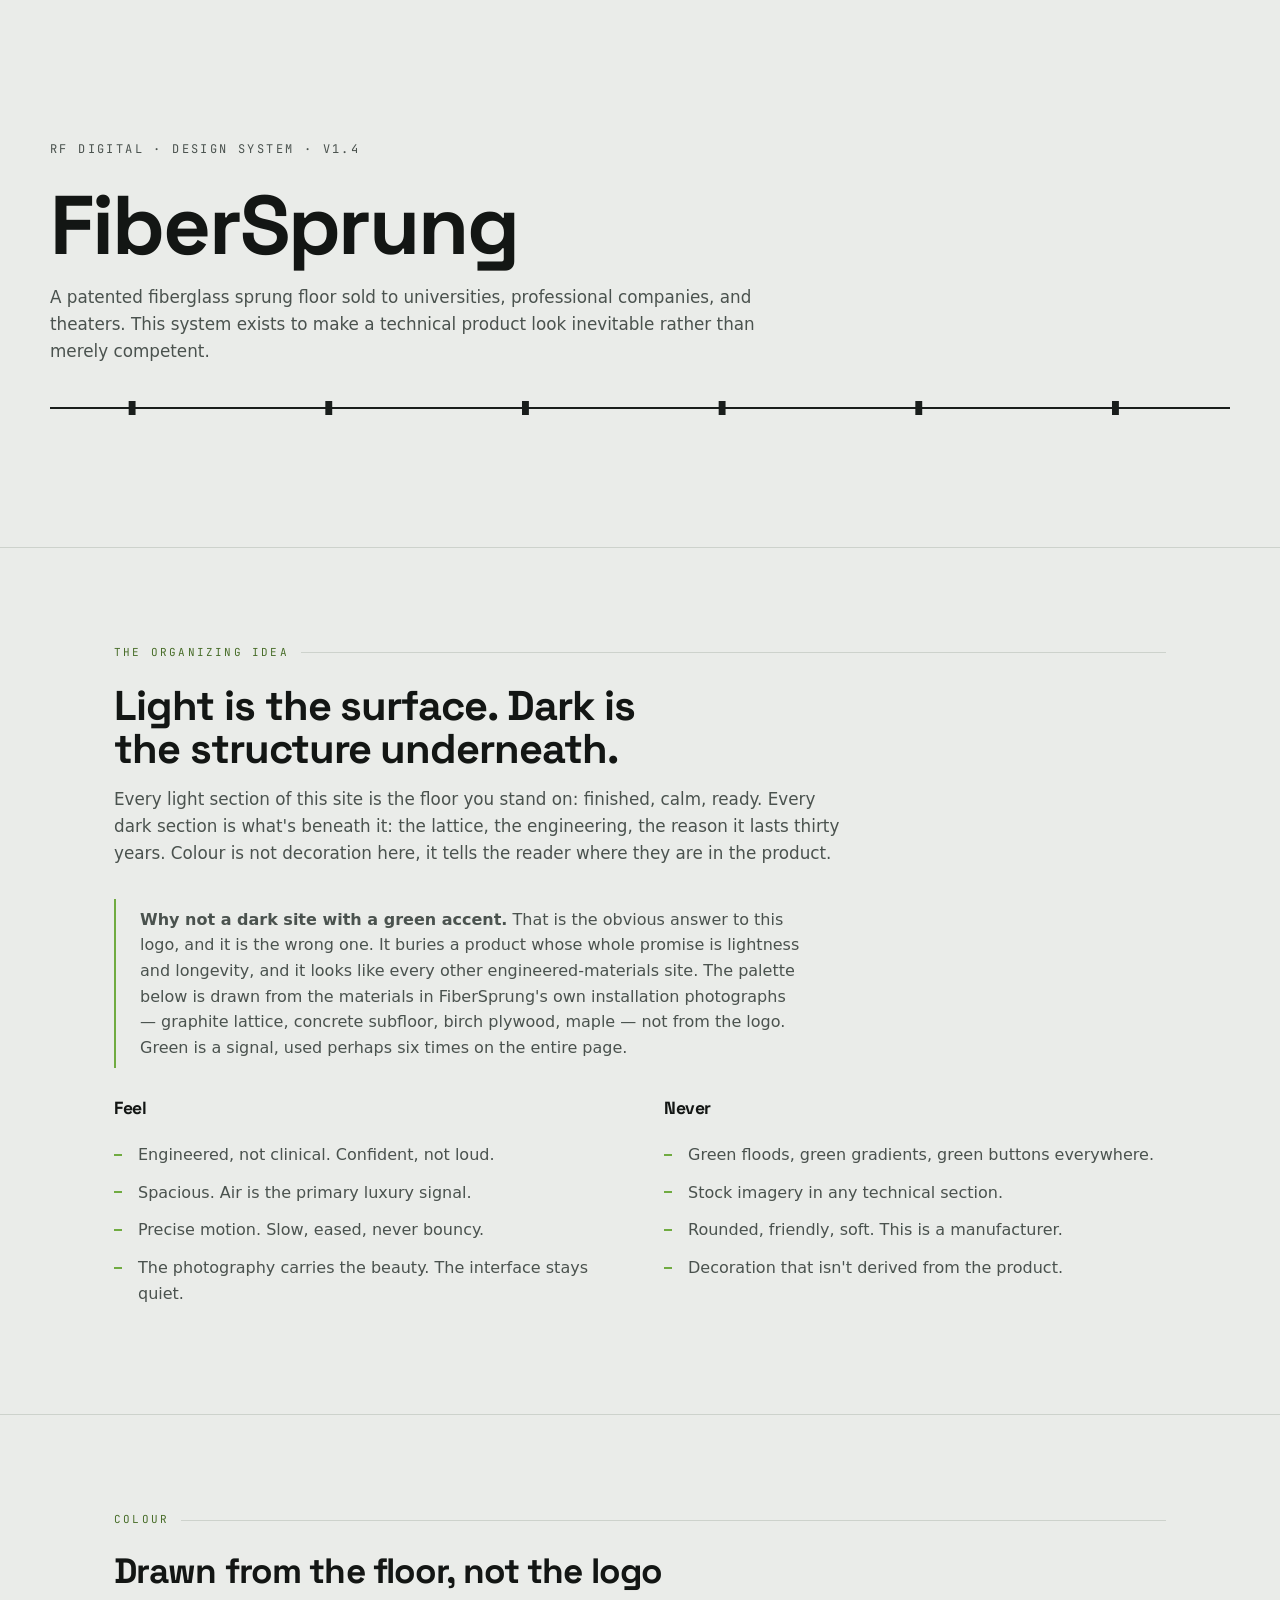
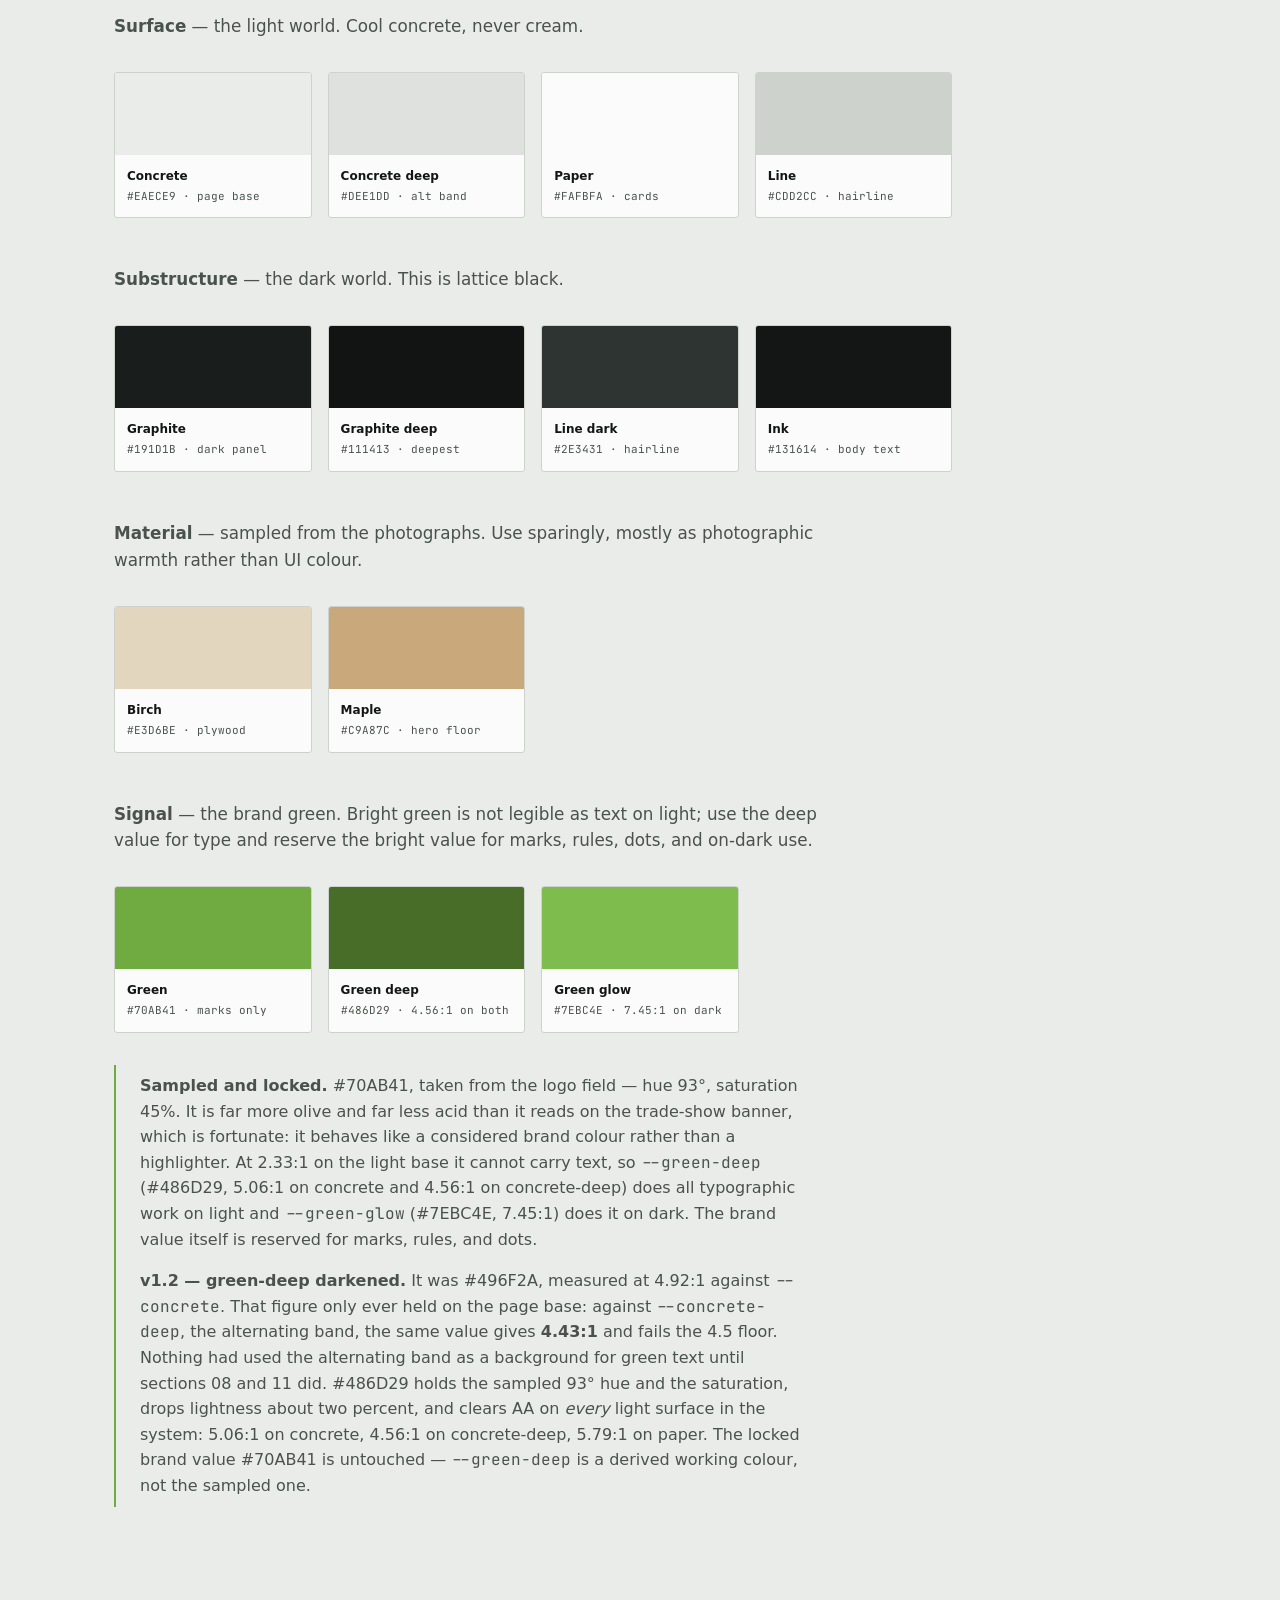
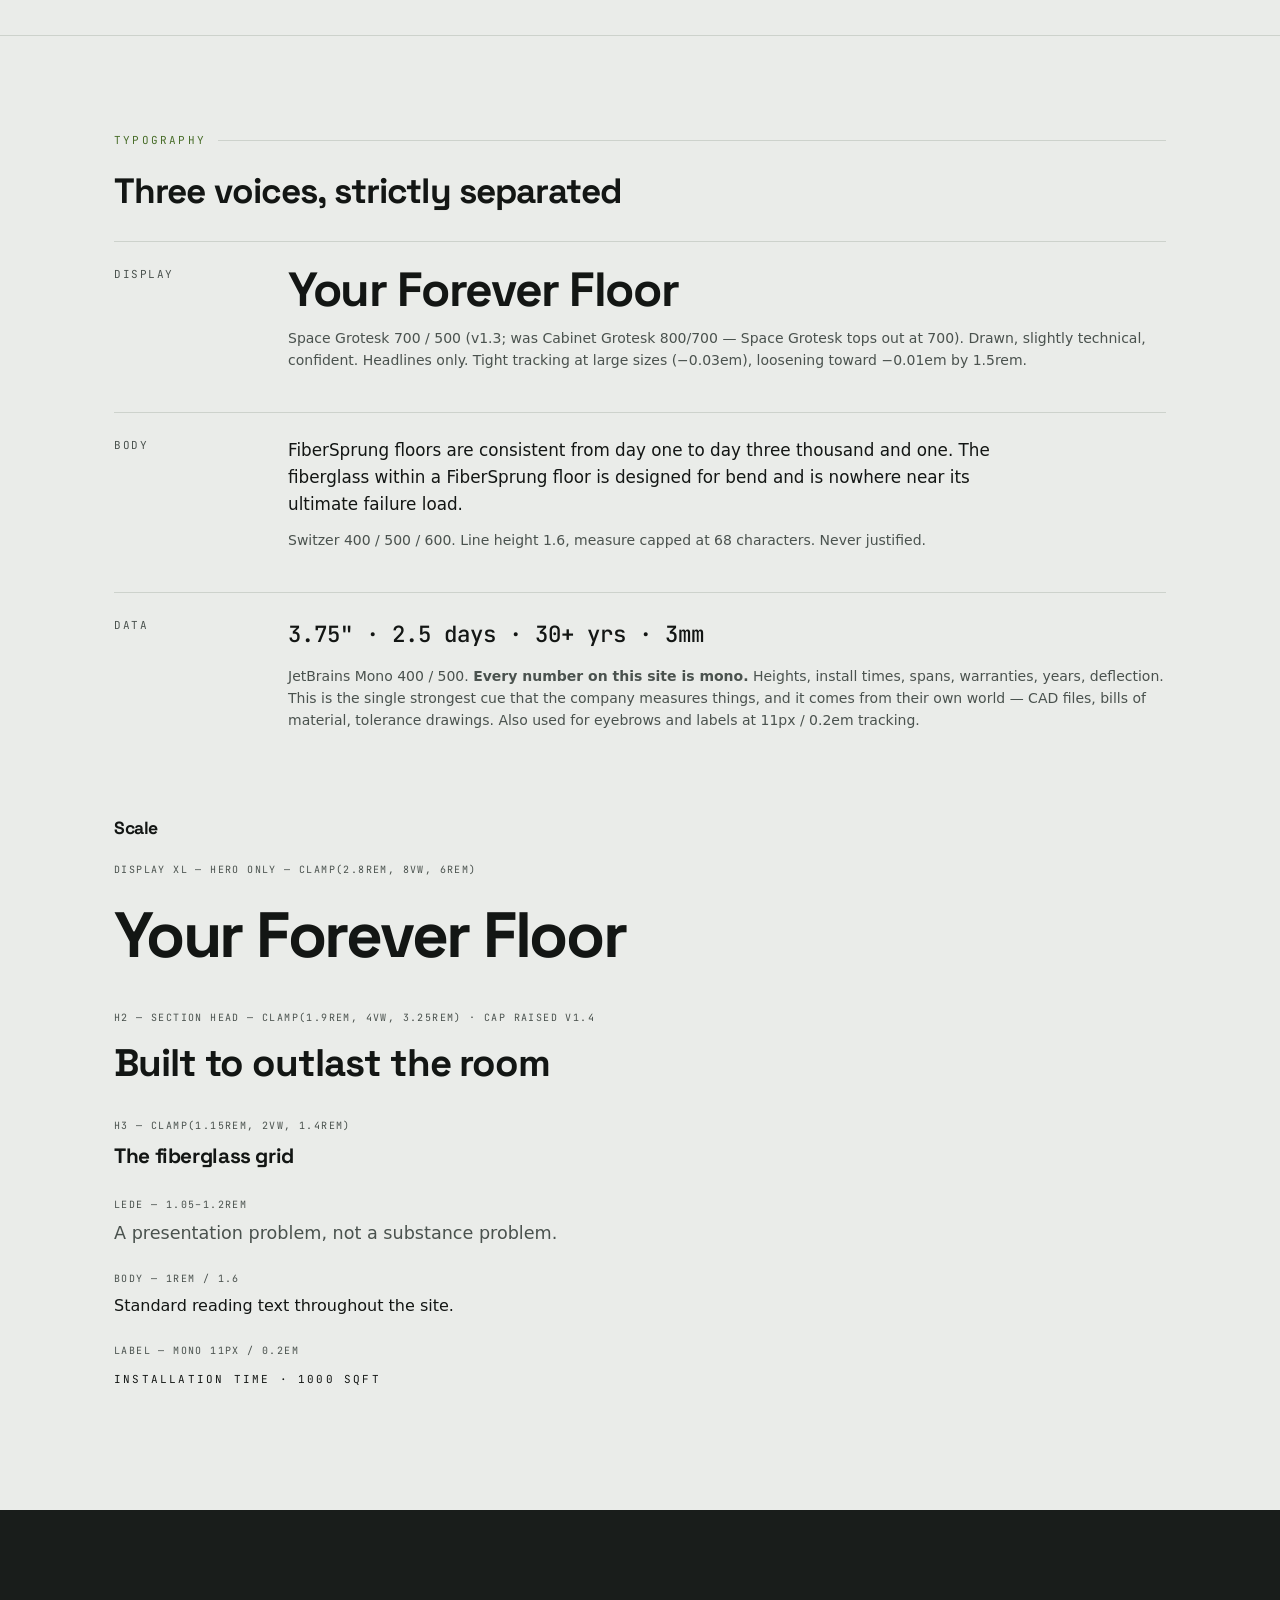
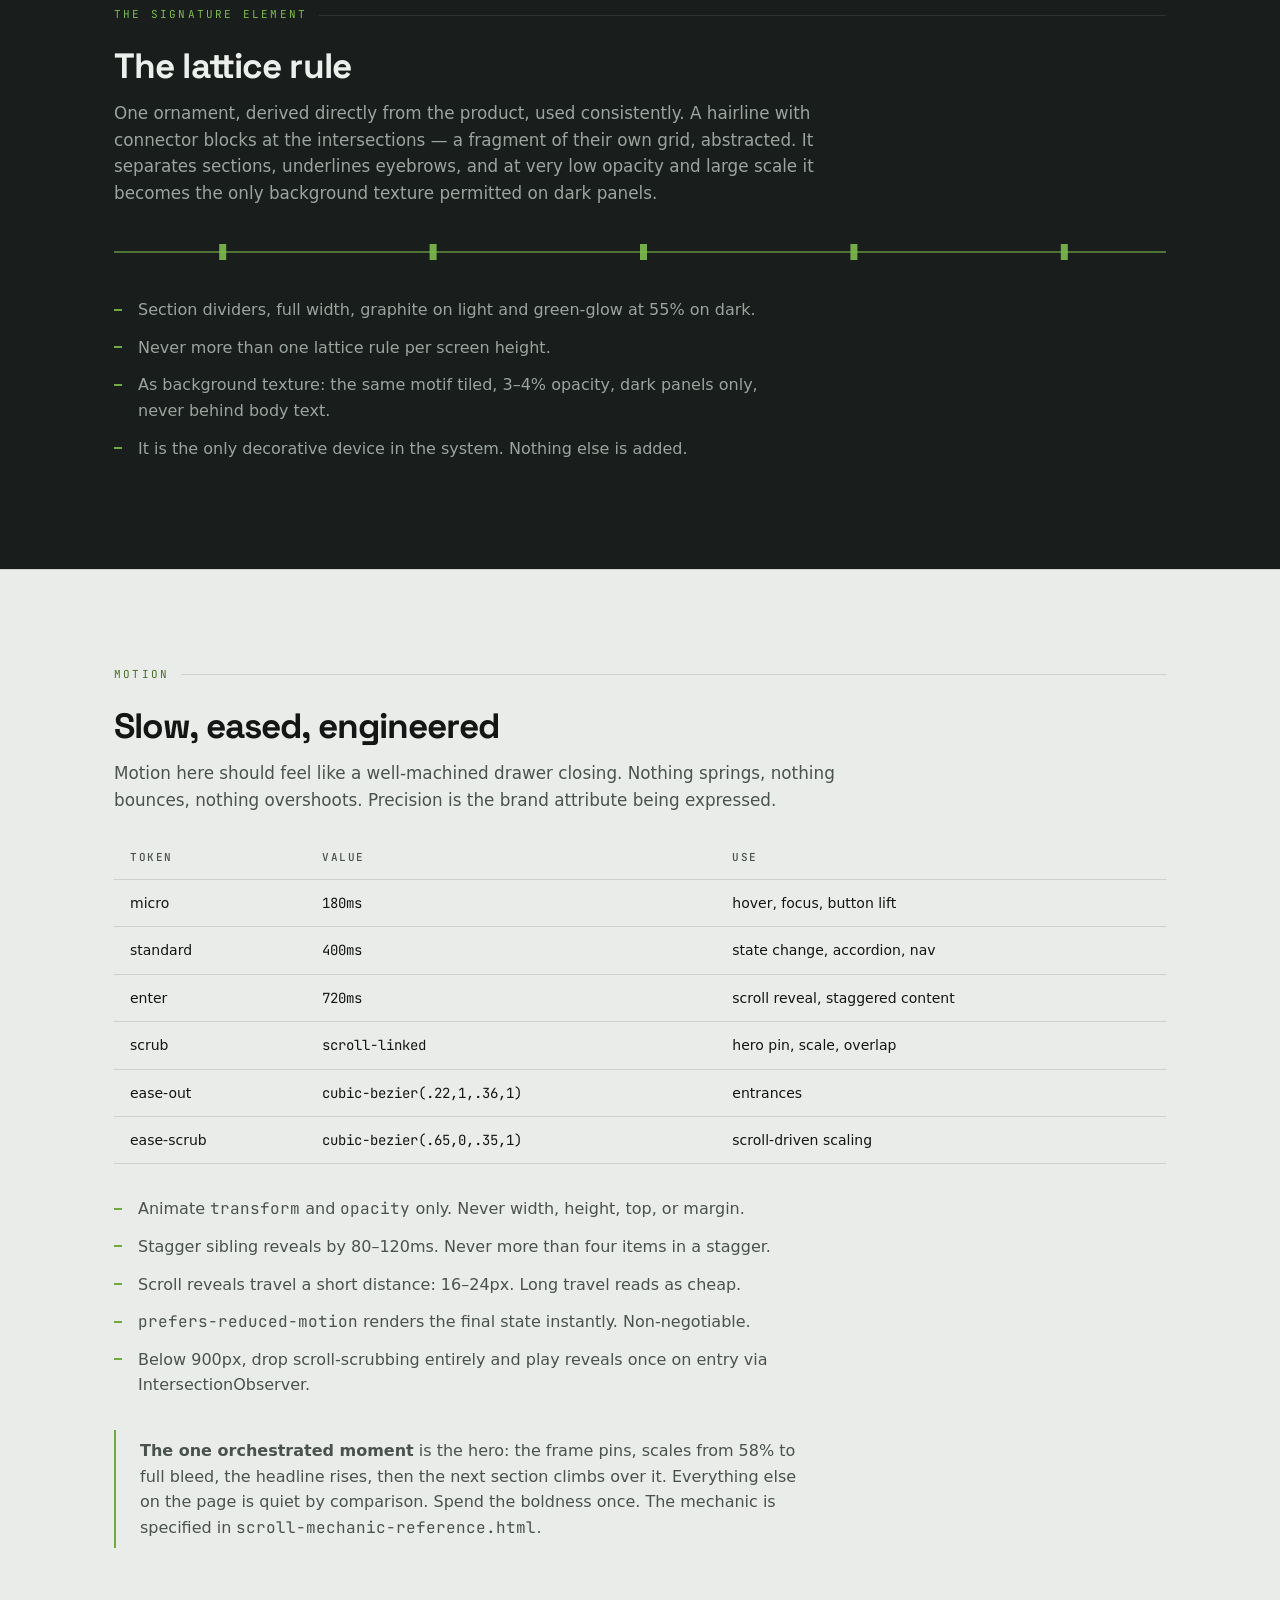
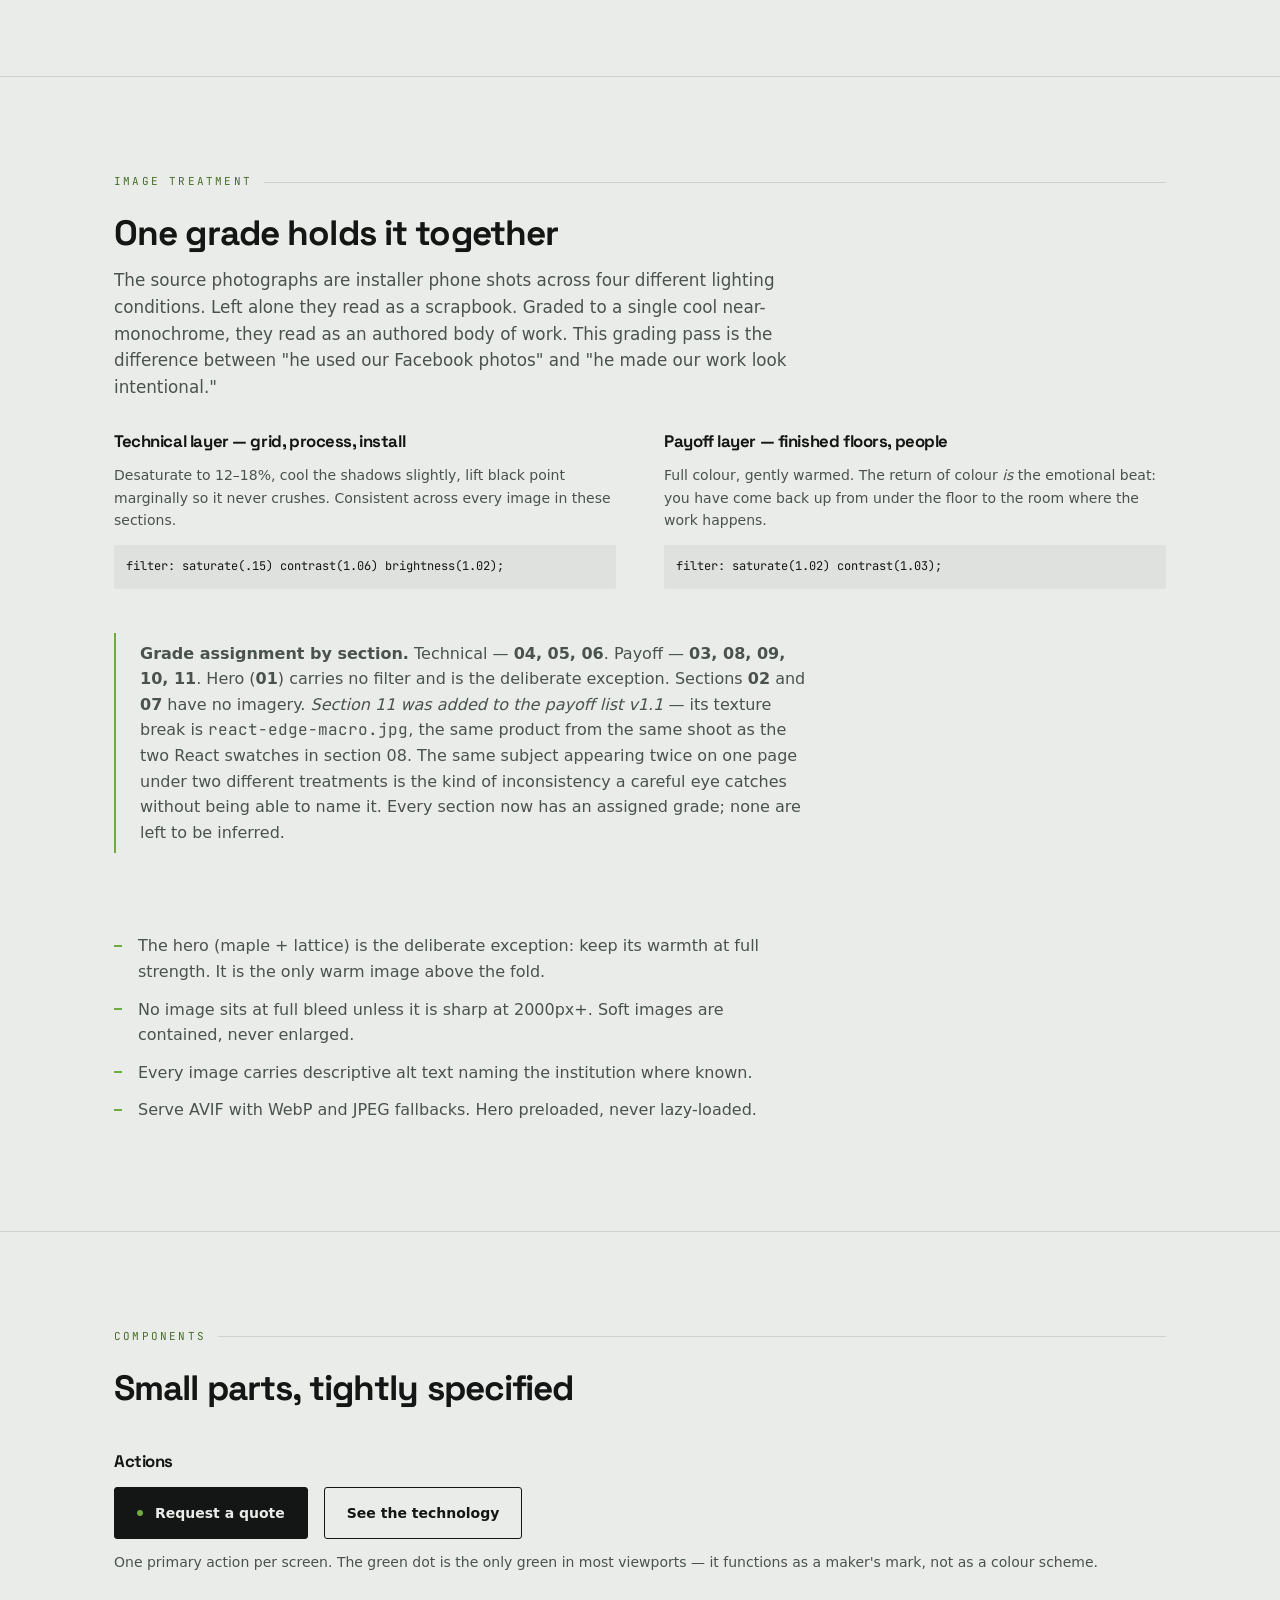
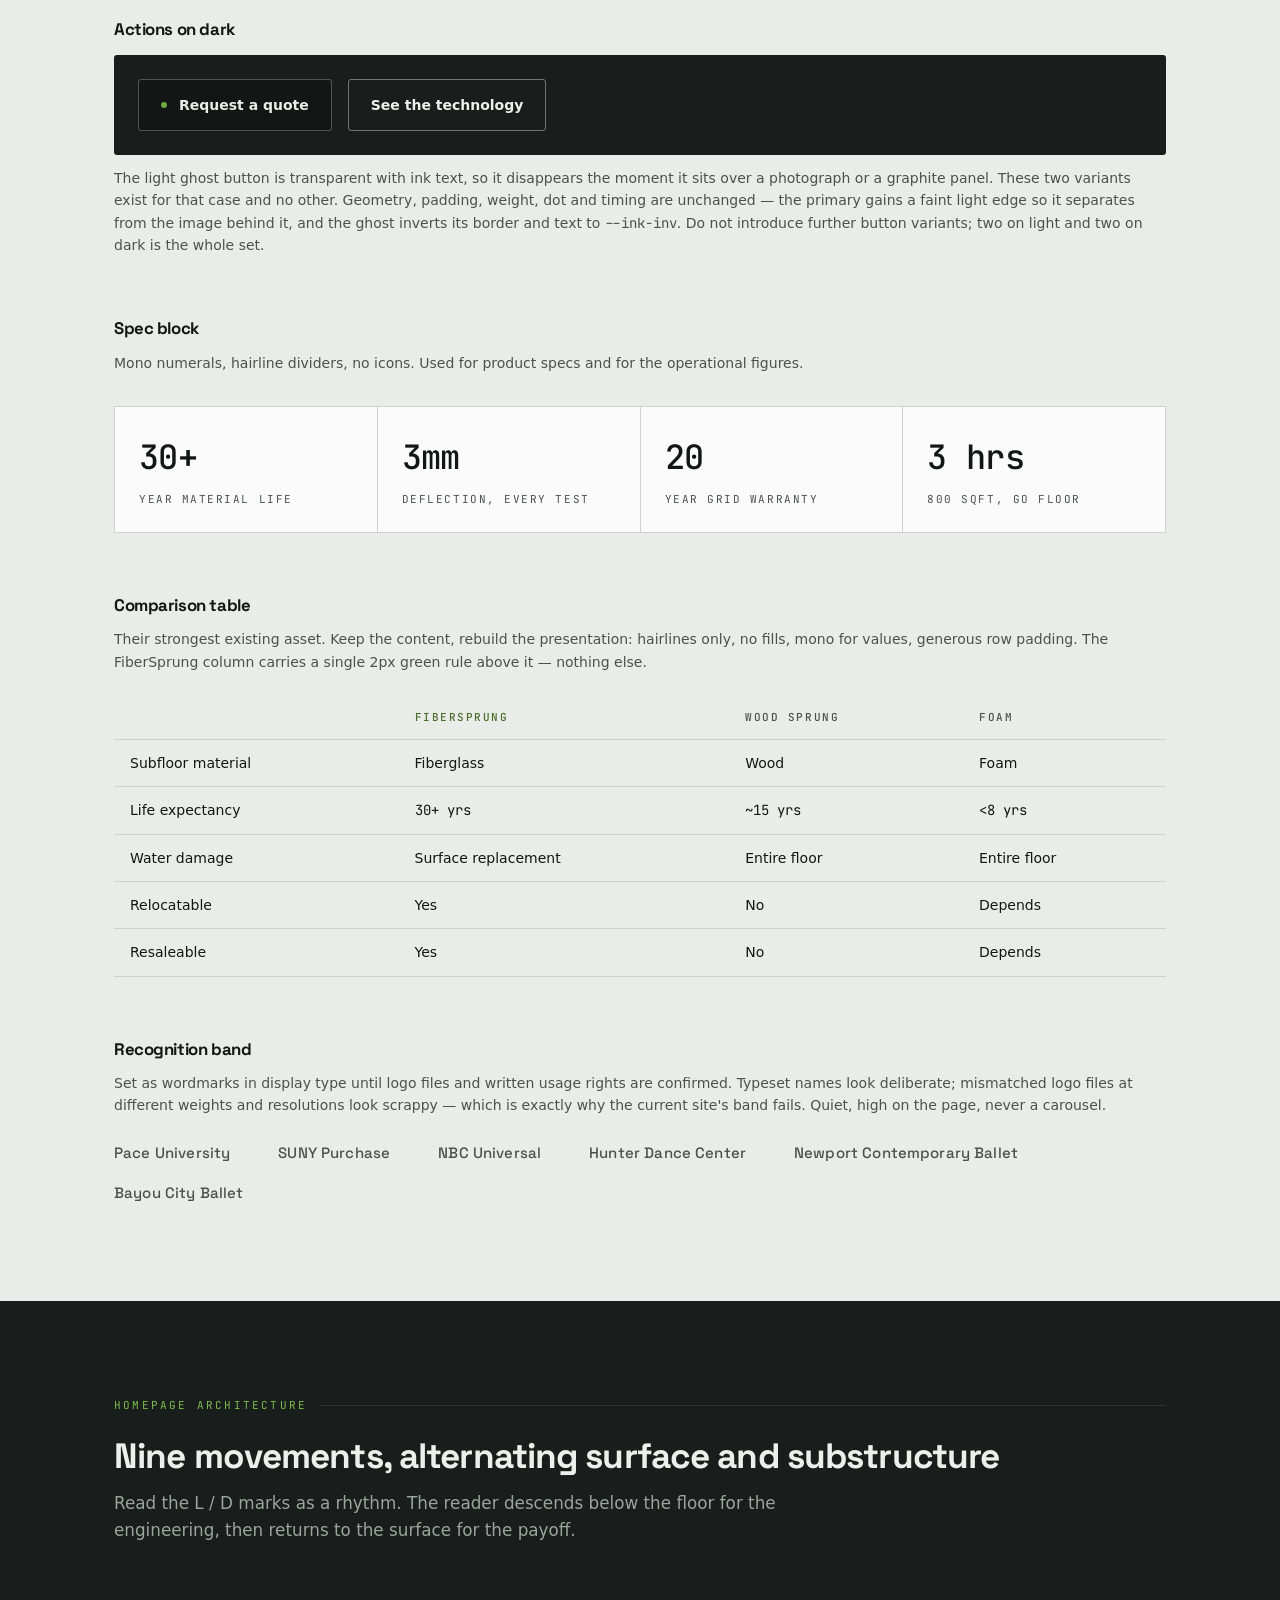
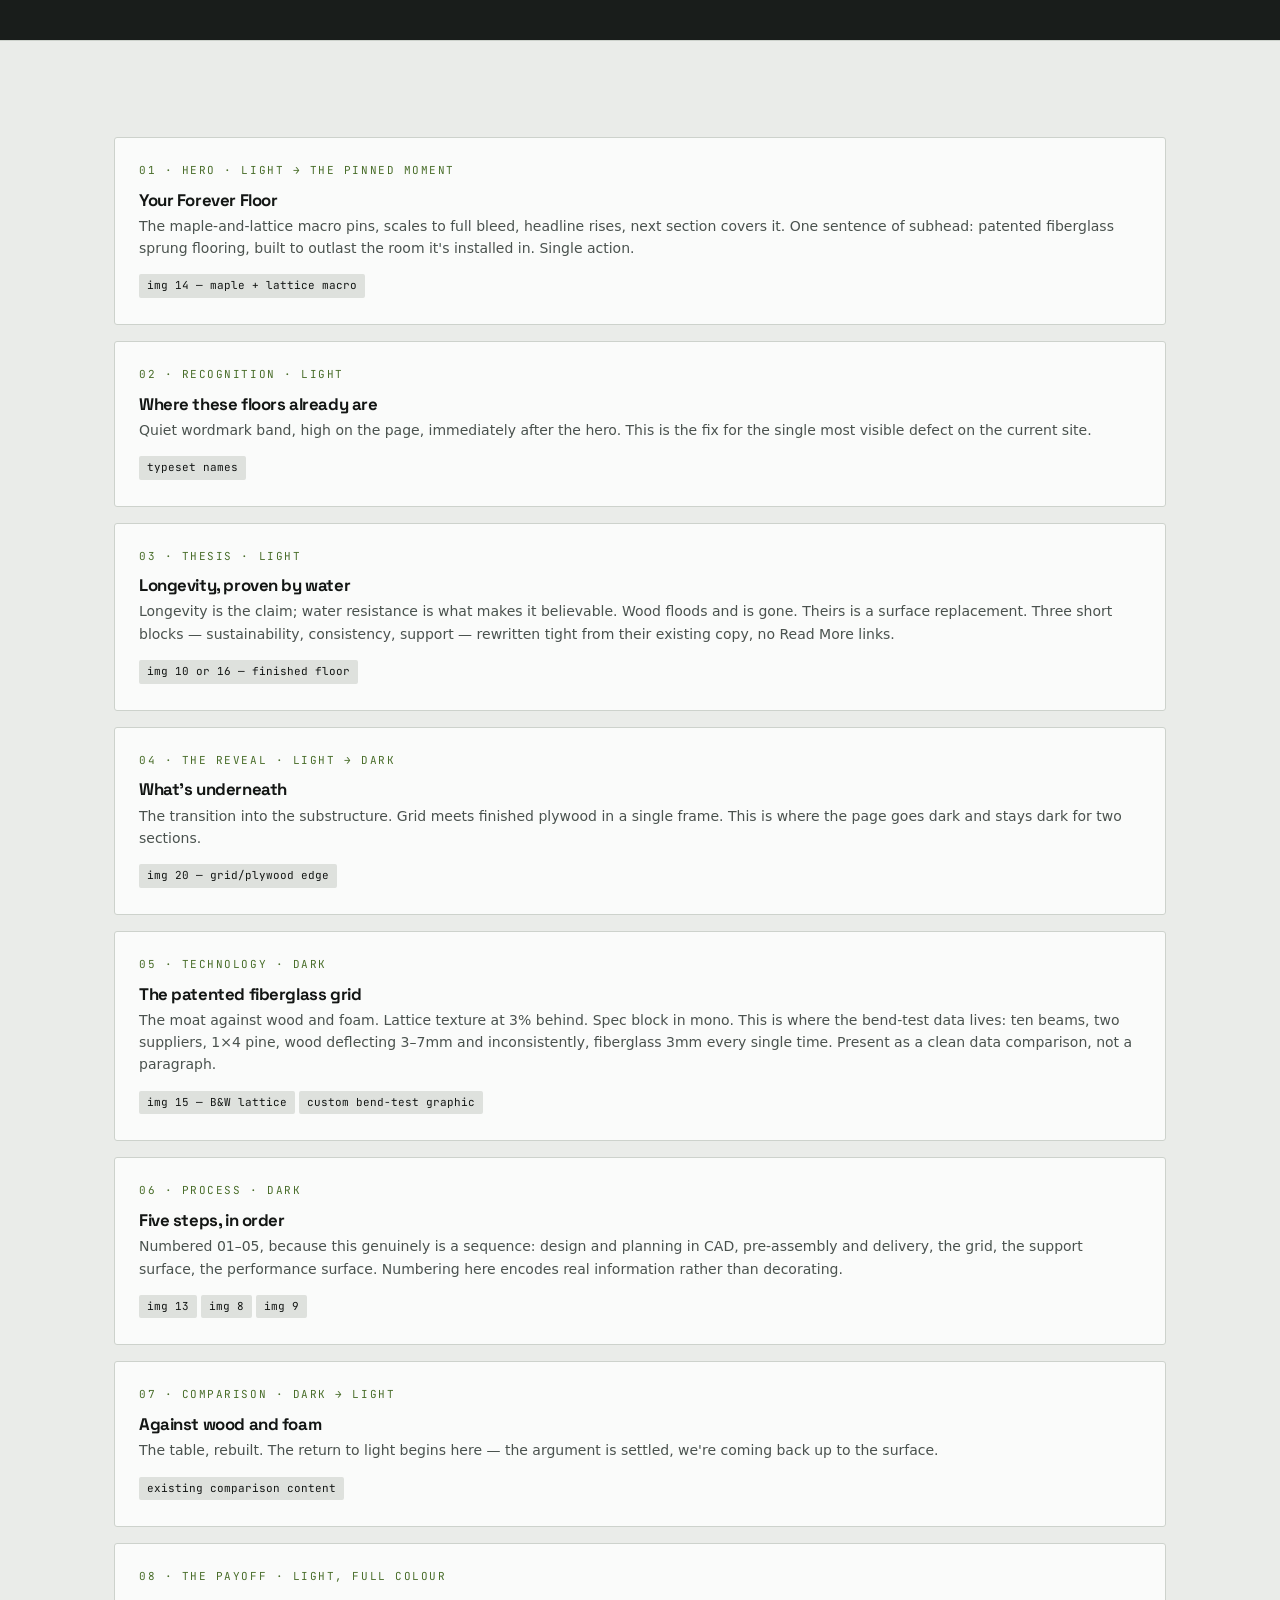
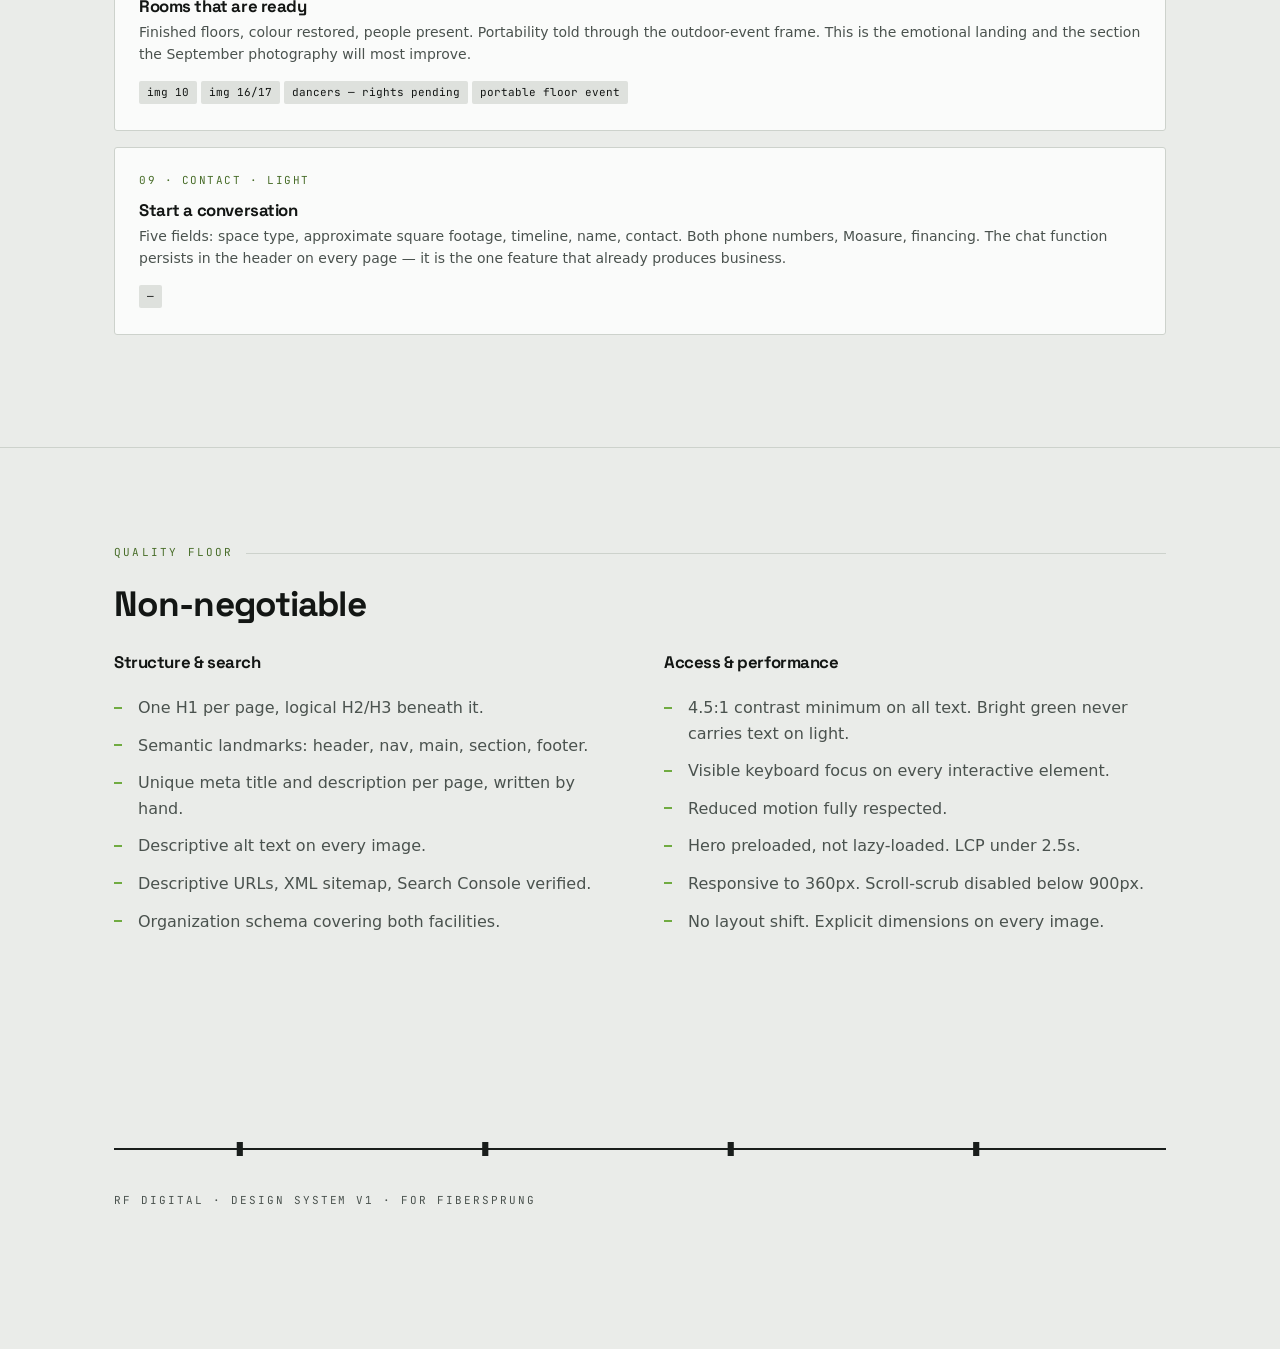
<file: content/fibersprung-demo-backup/design-system/fibersprung-design-system.html>
<!DOCTYPE html>
<html lang="en">
<head>
<meta charset="utf-8">
<meta name="viewport" content="width=device-width, initial-scale=1">
<title>FiberSprung — Design System</title>
<link rel="preconnect" href="https://api.fontshare.com">
<link href="https://api.fontshare.com/v2/css?f[]=switzer@400,500,600&display=swap" rel="stylesheet">
<link href="https://fonts.googleapis.com/css2?family=Space+Grotesk:wght@500;700&family=JetBrains+Mono:wght@400;500&display=swap" rel="stylesheet">
<style>
:root{
  /* ————— SURFACE (above the floor) ————— */
  --concrete:      #EAECE9;   /* page base. cool, subfloor-derived. never cream. */
  --concrete-deep: #DEE1DD;   /* alternating band */
  --paper:         #FAFBFA;   /* cards, raised surfaces */
  --line:          #CDD2CC;   /* hairlines on light */

  /* ————— SUBSTRUCTURE (below the floor) ————— */
  --graphite:      #191D1B;   /* dark panel base — the lattice colour */
  --graphite-deep: #111413;   /* deepest panel */
  --line-dark:     #2E3431;   /* hairlines on dark */

  /* ————— INK ————— */
  --ink:           #131614;
  --ink-2:         #4A524E;   /* secondary text on light */
  --ink-inv:       #EDEFEC;   /* text on dark */
  --ink-inv-2:     #9BA49F;   /* secondary text on dark */

  /* ————— MATERIAL ACCENTS (from the photographs) ————— */
  --birch:         #E3D6BE;   /* plywood panels */
  --maple:         #C9A87C;   /* image 14 floor */

  /* ————— SIGNAL ————— */
  --green:         #70AB41;   /* BRAND. sampled from logo. hue 93deg, sat 45%. */
  --green-deep:    #486D29;   /* v1.2. 5.06:1 on concrete, 4.56:1 on concrete-deep. AA on both light bases. */
  --green-glow:    #7EBC4E;   /* 7.45:1 on graphite. AAA on dark. */

  /* ————— TYPE ————— */
  --display: "Space Grotesk", ui-sans-serif, system-ui, sans-serif;
  --body:    "Switzer", ui-sans-serif, system-ui, sans-serif;
  --data:    "JetBrains Mono", ui-monospace, monospace;

  /* ————— SPACE (8px base) ————— */
  --s1:4px; --s2:8px; --s3:12px; --s4:16px; --s5:24px;
  --s6:32px; --s7:48px; --s8:64px; --s9:96px; --s10:128px; --s11:192px;

  --measure: 68ch;
  --gutter: clamp(1.25rem, 5vw, 5rem);
  --radius: 3px;   /* near-square. engineered, not soft. */

  /* ————— MOTION ————— */
  --micro: 180ms;
  --std:   400ms;
  --enter: 720ms;
  --ease-out: cubic-bezier(.22,1,.36,1);
  --ease-scrub: cubic-bezier(.65,0,.35,1);
}

*{box-sizing:border-box}
body{
  margin:0; background:var(--concrete); color:var(--ink);
  font-family:var(--body); font-size:16px; line-height:1.6;
  -webkit-font-smoothing:antialiased;
}
h1,h2,h3,h4{font-family:var(--display); font-weight:700; letter-spacing:-.025em; line-height:1.02; margin:0}
code,.mono{font-family:var(--data)}

.wrap{max-width:1180px; margin:0 auto; padding:0 var(--gutter)}
.band{padding:var(--s9) 0; border-top:1px solid var(--line)}
.band--dark{background:var(--graphite); color:var(--ink-inv); border-top:none}
.band--dark h2,.band--dark h3{color:var(--ink-inv)}

.eyebrow{
  font-family:var(--data); font-size:11px; letter-spacing:.2em;
  text-transform:uppercase; color:var(--green-deep);
  display:flex; align-items:center; gap:var(--s3); margin:0 0 var(--s5);
}
.band--dark .eyebrow{color:var(--green-glow)}
.eyebrow::after{content:""; flex:1; height:1px; background:var(--line)}
.band--dark .eyebrow::after{background:var(--line-dark)}

.lede{max-width:var(--measure); color:var(--ink-2); font-size:1.05rem; margin:var(--s4) 0 0}
.band--dark .lede{color:var(--ink-inv-2)}

/* ——— masthead ——— */
.mast{padding:var(--s10) 0 var(--s9)}
.mast h1{font-size:clamp(2.6rem,7vw,5.2rem)}
.mast .sub{font-family:var(--data); font-size:12px; letter-spacing:.2em; text-transform:uppercase; color:var(--ink-2); margin-bottom:var(--s5)}

/* ——— the signature: lattice rule ——— */
.lattice{display:block; width:100%; height:22px; margin:var(--s6) 0}

/* ——— swatches ——— */
.sw-grid{display:grid; grid-template-columns:repeat(auto-fill,minmax(168px,1fr)); gap:var(--s4); margin-top:var(--s6)}
.sw{border:1px solid var(--line); border-radius:var(--radius); overflow:hidden; background:var(--paper)}
.sw i{display:block; height:82px}
.sw b{display:block; font-size:12px; font-weight:600; padding:var(--s3) var(--s3) 2px}
.sw span{display:block; font-family:var(--data); font-size:11px; color:var(--ink-2); padding:0 var(--s3) var(--s3)}

/* ——— type specimens ——— */
.spec{border-top:1px solid var(--line); padding:var(--s5) 0; display:grid; grid-template-columns:150px 1fr; gap:var(--s5)}
.spec dt{font-family:var(--data); font-size:11px; letter-spacing:.14em; text-transform:uppercase; color:var(--ink-2)}
.spec dd{margin:0}

.scale-item{margin-bottom:var(--s5)}
.scale-item .tag{font-family:var(--data); font-size:10px; letter-spacing:.14em; color:var(--ink-2); text-transform:uppercase; display:block; margin-bottom:6px}

/* ——— data table (used for the comparison + specs) ——— */
table{width:100%; border-collapse:collapse; margin-top:var(--s5); font-size:14px}
th,td{text-align:left; padding:var(--s3) var(--s4); border-bottom:1px solid var(--line)}
th{font-family:var(--data); font-size:11px; letter-spacing:.14em; text-transform:uppercase; color:var(--ink-2); font-weight:500}
td.num{font-family:var(--data); font-variant-numeric:tabular-nums}
tr td:first-child{font-weight:500}

/* ——— buttons ——— */
.btn{
  display:inline-flex; align-items:center; gap:var(--s3);
  font-family:var(--body); font-weight:600; font-size:14px;
  padding:14px 22px; border-radius:var(--radius); border:1px solid var(--ink);
  background:var(--ink); color:var(--concrete); text-decoration:none;
  transition:transform var(--micro) var(--ease-out), background var(--micro) linear;
}
.btn:hover{transform:translateY(-2px); background:#000}
.btn--ghost{background:transparent; color:var(--ink)}
.btn--ghost:hover{background:var(--ink); color:var(--concrete)}
.btn__dot{width:6px; height:6px; background:var(--green); border-radius:50%}

/* On-dark variants — for actions sitting over a photograph or a dark panel.
   Same geometry, padding, weight and timing as the light pair. Only the edge
   and the ghost fill change. Added v1.1. */
.btn--on-dark{border-color:rgba(237,239,236,.28)}
.btn--ghost-dark{background:transparent; color:var(--ink-inv); border-color:rgba(237,239,236,.42)}
.btn--ghost-dark:hover{background:var(--ink-inv); color:var(--ink); border-color:var(--ink-inv)}
.btn-strip-dark{background:var(--graphite); padding:var(--s5); border-radius:var(--radius); display:flex; gap:var(--s4); flex-wrap:wrap; margin-top:var(--s4)}

/* ——— spec block: the mono-data treatment ——— */
.specs{display:grid; grid-template-columns:repeat(auto-fit,minmax(160px,1fr)); gap:1px; background:var(--line); border:1px solid var(--line); margin-top:var(--s6)}
.specs > div{background:var(--paper); padding:var(--s5)}
.specs .v{font-family:var(--data); font-size:clamp(1.5rem,3vw,2.1rem); font-weight:500; letter-spacing:-.02em; display:block}
.specs .k{font-family:var(--data); font-size:11px; letter-spacing:.14em; text-transform:uppercase; color:var(--ink-2); margin-top:6px; display:block}

/* ——— recognition band ——— */
.recog{display:flex; flex-wrap:wrap; gap:var(--s4) var(--s7); align-items:center; margin-top:var(--s5)}
.recog span{font-family:var(--display); font-weight:500; font-size:15px; color:var(--ink-2); letter-spacing:.01em}

/* ——— notes / rules list ——— */
.rules{margin:var(--s5) 0 0; padding:0; list-style:none; max-width:var(--measure)}
.rules li{position:relative; padding-left:var(--s5); margin-bottom:var(--s3); color:var(--ink-2)}
.rules li::before{content:""; position:absolute; left:0; top:.72em; width:8px; height:2px; background:var(--green)}
.band--dark .rules li{color:var(--ink-inv-2)}

.cols{display:grid; grid-template-columns:repeat(auto-fit,minmax(280px,1fr)); gap:var(--s7); margin-top:var(--s6)}

.callout{border-left:2px solid var(--green); padding:var(--s2) 0 var(--s2) var(--s5); margin:var(--s6) 0; max-width:var(--measure)}
.callout p{margin:0; color:var(--ink-2)}

.plan{border:1px solid var(--line); border-radius:var(--radius); background:var(--paper); padding:var(--s5); margin-bottom:var(--s4)}
.plan h4{font-size:1.05rem; margin-bottom:6px}
.plan .role{font-family:var(--data); font-size:11px; letter-spacing:.14em; text-transform:uppercase; color:var(--green-deep); display:block; margin-bottom:var(--s3)}
.plan p{margin:0 0 var(--s3); color:var(--ink-2); font-size:14px}
.plan .asset{font-family:var(--data); font-size:11px; color:var(--ink); background:var(--concrete-deep); padding:3px 8px; border-radius:2px; display:inline-block; margin:2px 4px 2px 0}

@media (max-width:640px){
  .spec{grid-template-columns:1fr; gap:var(--s2)}
}
@media (prefers-reduced-motion:reduce){
  *{transition-duration:.01ms !important; animation-duration:.01ms !important}
}
</style>
</head>
<body>

<div class="wrap mast">
  <p class="sub">RF Digital · Design System · v1.4</p>
  <h1>FiberSprung</h1>
  <p class="lede">A patented fiberglass sprung floor sold to universities, professional companies, and theaters. This system exists to make a technical product look inevitable rather than merely competent.</p>

  <svg class="lattice" viewBox="0 0 1200 22" preserveAspectRatio="none" aria-hidden="true">
    <rect x="0" y="10" width="1200" height="2" fill="#191D1B"/>
    <g fill="#191D1B">
      <rect x="80"  y="4" width="7" height="14"/><rect x="280" y="4" width="7" height="14"/>
      <rect x="480" y="4" width="7" height="14"/><rect x="680" y="4" width="7" height="14"/>
      <rect x="880" y="4" width="7" height="14"/><rect x="1080" y="4" width="7" height="14"/>
    </g>
  </svg>
</div>

<!-- ————————————————— THE IDEA ————————————————— -->
<section class="band">
  <div class="wrap">
    <p class="eyebrow">The organizing idea</p>
    <h2 style="font-size:clamp(1.8rem,3.6vw,2.6rem); max-width:22ch">Light is the surface. Dark is the structure underneath.</h2>
    <p class="lede">Every light section of this site is the floor you stand on: finished, calm, ready. Every dark section is what's beneath it: the lattice, the engineering, the reason it lasts thirty years. Colour is not decoration here, it tells the reader where they are in the product.</p>

    <div class="callout">
      <p><strong>Why not a dark site with a green accent.</strong> That is the obvious answer to this logo, and it is the wrong one. It buries a product whose whole promise is lightness and longevity, and it looks like every other engineered-materials site. The palette below is drawn from the materials in FiberSprung's own installation photographs — graphite lattice, concrete subfloor, birch plywood, maple — not from the logo. Green is a signal, used perhaps six times on the entire page.</p>
    </div>

    <div class="cols">
      <div>
        <h3 style="font-size:1.1rem">Feel</h3>
        <ul class="rules">
          <li>Engineered, not clinical. Confident, not loud.</li>
          <li>Spacious. Air is the primary luxury signal.</li>
          <li>Precise motion. Slow, eased, never bouncy.</li>
          <li>The photography carries the beauty. The interface stays quiet.</li>
        </ul>
      </div>
      <div>
        <h3 style="font-size:1.1rem">Never</h3>
        <ul class="rules">
          <li>Green floods, green gradients, green buttons everywhere.</li>
          <li>Stock imagery in any technical section.</li>
          <li>Rounded, friendly, soft. This is a manufacturer.</li>
          <li>Decoration that isn't derived from the product.</li>
        </ul>
      </div>
    </div>
  </div>
</section>

<!-- ————————————————— COLOUR ————————————————— -->
<section class="band">
  <div class="wrap">
    <p class="eyebrow">Colour</p>
    <h2 style="font-size:clamp(1.6rem,3vw,2.2rem)">Drawn from the floor, not the logo</h2>

    <p class="lede" style="margin-top:var(--s5)"><strong>Surface</strong> — the light world. Cool concrete, never cream.</p>
    <div class="sw-grid">
      <div class="sw"><i style="background:#EAECE9"></i><b>Concrete</b><span>#EAECE9 · page base</span></div>
      <div class="sw"><i style="background:#DEE1DD"></i><b>Concrete deep</b><span>#DEE1DD · alt band</span></div>
      <div class="sw"><i style="background:#FAFBFA"></i><b>Paper</b><span>#FAFBFA · cards</span></div>
      <div class="sw"><i style="background:#CDD2CC"></i><b>Line</b><span>#CDD2CC · hairline</span></div>
    </div>

    <p class="lede" style="margin-top:var(--s7)"><strong>Substructure</strong> — the dark world. This is lattice black.</p>
    <div class="sw-grid">
      <div class="sw"><i style="background:#191D1B"></i><b>Graphite</b><span>#191D1B · dark panel</span></div>
      <div class="sw"><i style="background:#111413"></i><b>Graphite deep</b><span>#111413 · deepest</span></div>
      <div class="sw"><i style="background:#2E3431"></i><b>Line dark</b><span>#2E3431 · hairline</span></div>
      <div class="sw"><i style="background:#131614"></i><b>Ink</b><span>#131614 · body text</span></div>
    </div>

    <p class="lede" style="margin-top:var(--s7)"><strong>Material</strong> — sampled from the photographs. Use sparingly, mostly as photographic warmth rather than UI colour.</p>
    <div class="sw-grid">
      <div class="sw"><i style="background:#E3D6BE"></i><b>Birch</b><span>#E3D6BE · plywood</span></div>
      <div class="sw"><i style="background:#C9A87C"></i><b>Maple</b><span>#C9A87C · hero floor</span></div>
    </div>

    <p class="lede" style="margin-top:var(--s7)"><strong>Signal</strong> — the brand green. Bright green is not legible as text on light; use the deep value for type and reserve the bright value for marks, rules, dots, and on-dark use.</p>
    <div class="sw-grid">
      <div class="sw"><i style="background:#70AB41"></i><b>Green</b><span>#70AB41 · marks only</span></div>
      <div class="sw"><i style="background:#486D29"></i><b>Green deep</b><span>#486D29 · 4.56:1 on both</span></div>
      <div class="sw"><i style="background:#7EBC4E"></i><b>Green glow</b><span>#7EBC4E · 7.45:1 on dark</span></div>
    </div>

    <div class="callout">
      <p><strong>Sampled and locked.</strong> #70AB41, taken from the logo field — hue 93&deg;, saturation 45%. It is far more olive and far less acid than it reads on the trade-show banner, which is fortunate: it behaves like a considered brand colour rather than a highlighter. At 2.33:1 on the light base it cannot carry text, so <code>--green-deep</code> (#486D29, 5.06:1 on concrete and 4.56:1 on concrete-deep) does all typographic work on light and <code>--green-glow</code> (#7EBC4E, 7.45:1) does it on dark. The brand value itself is reserved for marks, rules, and dots.</p><p style="margin-top:var(--s4)"><strong>v1.2 — green-deep darkened.</strong> It was #496F2A, measured at 4.92:1 against <code>--concrete</code>. That figure only ever held on the page base: against <code>--concrete-deep</code>, the alternating band, the same value gives <strong>4.43:1</strong> and fails the 4.5 floor. Nothing had used the alternating band as a background for green text until sections 08 and 11 did. #486D29 holds the sampled 93&deg; hue and the saturation, drops lightness about two percent, and clears AA on <em>every</em> light surface in the system: 5.06:1 on concrete, 4.56:1 on concrete-deep, 5.79:1 on paper. The locked brand value #70AB41 is untouched — <code>--green-deep</code> is a derived working colour, not the sampled one.</p>
    </div>
  </div>
</section>

<!-- ————————————————— TYPE ————————————————— -->
<section class="band">
  <div class="wrap">
    <p class="eyebrow">Typography</p>
    <h2 style="font-size:clamp(1.6rem,3vw,2.2rem)">Three voices, strictly separated</h2>

    <dl class="spec" style="margin-top:var(--s6)">
      <dt>Display</dt>
      <dd>
        <div style="font-family:var(--display); font-weight:700; font-size:clamp(1.8rem,4vw,3rem); letter-spacing:-.03em; line-height:1.02">Your Forever Floor</div>
        <p style="color:var(--ink-2); font-size:14px; margin:var(--s3) 0 0">Space Grotesk 700 / 500 (v1.3; was Cabinet Grotesk 800/700 — Space Grotesk tops out at 700). Drawn, slightly technical, confident. Headlines only. Tight tracking at large sizes (−0.03em), loosening toward −0.01em by 1.5rem.</p>
      </dd>
    </dl>

    <dl class="spec">
      <dt>Body</dt>
      <dd>
        <div style="font-family:var(--body); font-size:1.05rem; max-width:var(--measure)">FiberSprung floors are consistent from day one to day three thousand and one. The fiberglass within a FiberSprung floor is designed for bend and is nowhere near its ultimate failure load.</div>
        <p style="color:var(--ink-2); font-size:14px; margin:var(--s3) 0 0">Switzer 400 / 500 / 600. Line height 1.6, measure capped at 68 characters. Never justified.</p>
      </dd>
    </dl>

    <dl class="spec">
      <dt>Data</dt>
      <dd>
        <div class="mono" style="font-size:1.4rem; font-weight:500">3.75" · 2.5 days · 30+ yrs · 3mm</div>
        <p style="color:var(--ink-2); font-size:14px; margin:var(--s3) 0 0">JetBrains Mono 400 / 500. <strong>Every number on this site is mono.</strong> Heights, install times, spans, warranties, years, deflection. This is the single strongest cue that the company measures things, and it comes from their own world — CAD files, bills of material, tolerance drawings. Also used for eyebrows and labels at 11px / 0.2em tracking.</p>
      </dd>
    </dl>

    <h3 style="font-size:1.1rem; margin-top:var(--s8)">Scale</h3>
    <div style="margin-top:var(--s5)">
      <div class="scale-item"><span class="tag">Display XL — hero only — clamp(2.8rem, 8vw, 6rem)</span><span style="font-family:var(--display); font-weight:700; font-size:clamp(2.2rem,6vw,4rem); letter-spacing:-.035em">Your Forever Floor</span></div>
      <div class="scale-item"><span class="tag">H2 — section head — clamp(1.9rem, 4vw, 3.25rem) · cap raised v1.4</span><span style="font-family:var(--display); font-weight:700; font-size:clamp(1.6rem,3.4vw,2.4rem); letter-spacing:-.028em">Built to outlast the room</span></div>
      <div class="scale-item"><span class="tag">H3 — clamp(1.15rem, 2vw, 1.4rem)</span><span style="font-family:var(--display); font-weight:700; font-size:1.3rem; letter-spacing:-.018em">The fiberglass grid</span></div>
      <div class="scale-item"><span class="tag">Lede — 1.05–1.2rem</span><span style="font-family:var(--body); font-size:1.1rem; color:var(--ink-2)">A presentation problem, not a substance problem.</span></div>
      <div class="scale-item"><span class="tag">Body — 1rem / 1.6</span><span style="font-family:var(--body)">Standard reading text throughout the site.</span></div>
      <div class="scale-item"><span class="tag">Label — mono 11px / 0.2em</span><span class="mono" style="font-size:11px; letter-spacing:.2em; text-transform:uppercase">Installation time · 1000 sqft</span></div>
    </div>
  </div>
</section>

<!-- ————————————————— SIGNATURE ————————————————— -->
<section class="band band--dark">
  <div class="wrap">
    <p class="eyebrow">The signature element</p>
    <h2 style="font-size:clamp(1.6rem,3vw,2.2rem)">The lattice rule</h2>
    <p class="lede">One ornament, derived directly from the product, used consistently. A hairline with connector blocks at the intersections — a fragment of their own grid, abstracted. It separates sections, underlines eyebrows, and at very low opacity and large scale it becomes the only background texture permitted on dark panels.</p>

    <svg class="lattice" style="height:26px" viewBox="0 0 1200 26" preserveAspectRatio="none" aria-hidden="true">
      <rect x="0" y="12" width="1200" height="2" fill="#7EBC4E" opacity=".55"/>
      <g fill="#7EBC4E" opacity=".9">
        <rect x="120" y="5" width="8" height="16"/><rect x="360" y="5" width="8" height="16"/>
        <rect x="600" y="5" width="8" height="16"/><rect x="840" y="5" width="8" height="16"/>
        <rect x="1080" y="5" width="8" height="16"/>
      </g>
    </svg>

    <ul class="rules">
      <li>Section dividers, full width, graphite on light and green-glow at 55% on dark.</li>
      <li>Never more than one lattice rule per screen height.</li>
      <li>As background texture: the same motif tiled, 3–4% opacity, dark panels only, never behind body text.</li>
      <li>It is the only decorative device in the system. Nothing else is added.</li>
    </ul>
  </div>
</section>

<!-- ————————————————— MOTION ————————————————— -->
<section class="band">
  <div class="wrap">
    <p class="eyebrow">Motion</p>
    <h2 style="font-size:clamp(1.6rem,3vw,2.2rem)">Slow, eased, engineered</h2>
    <p class="lede">Motion here should feel like a well-machined drawer closing. Nothing springs, nothing bounces, nothing overshoots. Precision is the brand attribute being expressed.</p>

    <table>
      <thead><tr><th>Token</th><th>Value</th><th>Use</th></tr></thead>
      <tbody>
        <tr><td>micro</td><td class="num">180ms</td><td>hover, focus, button lift</td></tr>
        <tr><td>standard</td><td class="num">400ms</td><td>state change, accordion, nav</td></tr>
        <tr><td>enter</td><td class="num">720ms</td><td>scroll reveal, staggered content</td></tr>
        <tr><td>scrub</td><td class="num">scroll-linked</td><td>hero pin, scale, overlap</td></tr>
        <tr><td>ease-out</td><td class="num">cubic-bezier(.22,1,.36,1)</td><td>entrances</td></tr>
        <tr><td>ease-scrub</td><td class="num">cubic-bezier(.65,0,.35,1)</td><td>scroll-driven scaling</td></tr>
      </tbody>
    </table>

    <ul class="rules" style="margin-top:var(--s6)">
      <li>Animate <code>transform</code> and <code>opacity</code> only. Never width, height, top, or margin.</li>
      <li>Stagger sibling reveals by 80–120ms. Never more than four items in a stagger.</li>
      <li>Scroll reveals travel a short distance: 16–24px. Long travel reads as cheap.</li>
      <li><code>prefers-reduced-motion</code> renders the final state instantly. Non-negotiable.</li>
      <li>Below 900px, drop scroll-scrubbing entirely and play reveals once on entry via IntersectionObserver.</li>
    </ul>

    <div class="callout">
      <p><strong>The one orchestrated moment</strong> is the hero: the frame pins, scales from 58% to full bleed, the headline rises, then the next section climbs over it. Everything else on the page is quiet by comparison. Spend the boldness once. The mechanic is specified in <code>scroll-mechanic-reference.html</code>.</p>
    </div>
  </div>
</section>

<!-- ————————————————— IMAGE TREATMENT ————————————————— -->
<section class="band">
  <div class="wrap">
    <p class="eyebrow">Image treatment</p>
    <h2 style="font-size:clamp(1.6rem,3vw,2.2rem)">One grade holds it together</h2>
    <p class="lede">The source photographs are installer phone shots across four different lighting conditions. Left alone they read as a scrapbook. Graded to a single cool near-monochrome, they read as an authored body of work. This grading pass is the difference between "he used our Facebook photos" and "he made our work look intentional."</p>

    <div class="cols">
      <div>
        <h3 style="font-size:1.05rem">Technical layer — grid, process, install</h3>
        <p style="color:var(--ink-2); font-size:14px">Desaturate to 12–18%, cool the shadows slightly, lift black point marginally so it never crushes. Consistent across every image in these sections.</p>
        <p class="mono" style="font-size:12px; background:var(--concrete-deep); padding:var(--s3); border-radius:2px; margin-top:var(--s3)">filter: saturate(.15) contrast(1.06) brightness(1.02);</p>
      </div>
      <div>
        <h3 style="font-size:1.05rem">Payoff layer — finished floors, people</h3>
        <p style="color:var(--ink-2); font-size:14px">Full colour, gently warmed. The return of colour <em>is</em> the emotional beat: you have come back up from under the floor to the room where the work happens.</p>
        <p class="mono" style="font-size:12px; background:var(--concrete-deep); padding:var(--s3); border-radius:2px; margin-top:var(--s3)">filter: saturate(1.02) contrast(1.03);</p>
      </div>
    </div>

    <div class="callout">
      <p><strong>Grade assignment by section.</strong> Technical — <strong>04, 05, 06</strong>. Payoff — <strong>03, 08, 09, 10, 11</strong>. Hero (<strong>01</strong>) carries no filter and is the deliberate exception. Sections <strong>02</strong> and <strong>07</strong> have no imagery. <em>Section 11 was added to the payoff list v1.1</em> — its texture break is <code>react-edge-macro.jpg</code>, the same product from the same shoot as the two React swatches in section 08. The same subject appearing twice on one page under two different treatments is the kind of inconsistency a careful eye catches without being able to name it. Every section now has an assigned grade; none are left to be inferred.</p>
    </div>

    <div class="cols" style="margin-top:0">
    </div>

    <ul class="rules" style="margin-top:var(--s7)">
      <li>The hero (maple + lattice) is the deliberate exception: keep its warmth at full strength. It is the only warm image above the fold.</li>
      <li>No image sits at full bleed unless it is sharp at 2000px+. Soft images are contained, never enlarged.</li>
      <li>Every image carries descriptive alt text naming the institution where known.</li>
      <li>Serve AVIF with WebP and JPEG fallbacks. Hero preloaded, never lazy-loaded.</li>
    </ul>
  </div>
</section>

<!-- ————————————————— COMPONENTS ————————————————— -->
<section class="band">
  <div class="wrap">
    <p class="eyebrow">Components</p>
    <h2 style="font-size:clamp(1.6rem,3vw,2.2rem)">Small parts, tightly specified</h2>

    <h3 style="font-size:1.05rem; margin-top:var(--s7)">Actions</h3>
    <div style="display:flex; gap:var(--s4); flex-wrap:wrap; margin-top:var(--s4)">
      <a href="#" class="btn"><span class="btn__dot"></span>Request a quote</a>
      <a href="#" class="btn btn--ghost">See the technology</a>
    </div>
    <p style="color:var(--ink-2); font-size:14px; margin-top:var(--s3)">One primary action per screen. The green dot is the only green in most viewports — it functions as a maker's mark, not as a colour scheme.</p>

    <h3 style="font-size:1.05rem; margin-top:var(--s7)">Actions on dark</h3>
    <div class="btn-strip-dark">
      <a href="#" class="btn btn--on-dark"><span class="btn__dot"></span>Request a quote</a>
      <a href="#" class="btn btn--ghost-dark">See the technology</a>
    </div>
    <p style="color:var(--ink-2); font-size:14px; margin-top:var(--s3)">The light ghost button is transparent with ink text, so it disappears the moment it sits over a photograph or a graphite panel. These two variants exist for that case and no other. Geometry, padding, weight, dot and timing are unchanged — the primary gains a faint light edge so it separates from the image behind it, and the ghost inverts its border and text to <code>--ink-inv</code>. Do not introduce further button variants; two on light and two on dark is the whole set.</p>

    <h3 style="font-size:1.05rem; margin-top:var(--s8)">Spec block</h3>
    <p style="color:var(--ink-2); font-size:14px">Mono numerals, hairline dividers, no icons. Used for product specs and for the operational figures.</p>
    <div class="specs">
      <div><span class="v">30+</span><span class="k">Year material life</span></div>
      <div><span class="v">3mm</span><span class="k">Deflection, every test</span></div>
      <div><span class="v">20</span><span class="k">Year grid warranty</span></div>
      <div><span class="v">3 hrs</span><span class="k">800 sqft, Go floor</span></div>
    </div>

    <h3 style="font-size:1.05rem; margin-top:var(--s8)">Comparison table</h3>
    <p style="color:var(--ink-2); font-size:14px">Their strongest existing asset. Keep the content, rebuild the presentation: hairlines only, no fills, mono for values, generous row padding. The FiberSprung column carries a single 2px green rule above it — nothing else.</p>
    <table>
      <thead><tr><th>&nbsp;</th><th style="color:var(--green-deep)">FiberSprung</th><th>Wood sprung</th><th>Foam</th></tr></thead>
      <tbody>
        <tr><td>Subfloor material</td><td>Fiberglass</td><td>Wood</td><td>Foam</td></tr>
        <tr><td>Life expectancy</td><td class="num">30+ yrs</td><td class="num">~15 yrs</td><td class="num">&lt;8 yrs</td></tr>
        <tr><td>Water damage</td><td>Surface replacement</td><td>Entire floor</td><td>Entire floor</td></tr>
        <tr><td>Relocatable</td><td>Yes</td><td>No</td><td>Depends</td></tr>
        <tr><td>Resaleable</td><td>Yes</td><td>No</td><td>Depends</td></tr>
      </tbody>
    </table>

    <h3 style="font-size:1.05rem; margin-top:var(--s8)">Recognition band</h3>
    <p style="color:var(--ink-2); font-size:14px">Set as wordmarks in display type until logo files and written usage rights are confirmed. Typeset names look deliberate; mismatched logo files at different weights and resolutions look scrappy — which is exactly why the current site's band fails. Quiet, high on the page, never a carousel.</p>
    <div class="recog">
      <span>Pace University</span><span>SUNY Purchase</span><span>NBC Universal</span>
      <span>Hunter Dance Center</span><span>Newport Contemporary Ballet</span><span>Bayou City Ballet</span>
    </div>
  </div>
</section>

<!-- ————————————————— PAGE ARCHITECTURE ————————————————— -->
<section class="band band--dark">
  <div class="wrap">
    <p class="eyebrow">Homepage architecture</p>
    <h2 style="font-size:clamp(1.6rem,3vw,2.2rem)">Nine movements, alternating surface and substructure</h2>
    <p class="lede">Read the L / D marks as a rhythm. The reader descends below the floor for the engineering, then returns to the surface for the payoff.</p>
  </div>
</section>

<section class="band">
  <div class="wrap">
    <div class="plan">
      <span class="role">01 · Hero · Light → the pinned moment</span>
      <h4>Your Forever Floor</h4>
      <p>The maple-and-lattice macro pins, scales to full bleed, headline rises, next section covers it. One sentence of subhead: patented fiberglass sprung flooring, built to outlast the room it's installed in. Single action.</p>
      <span class="asset">img 14 — maple + lattice macro</span>
    </div>

    <div class="plan">
      <span class="role">02 · Recognition · Light</span>
      <h4>Where these floors already are</h4>
      <p>Quiet wordmark band, high on the page, immediately after the hero. This is the fix for the single most visible defect on the current site.</p>
      <span class="asset">typeset names</span>
    </div>

    <div class="plan">
      <span class="role">03 · Thesis · Light</span>
      <h4>Longevity, proven by water</h4>
      <p>Longevity is the claim; water resistance is what makes it believable. Wood floods and is gone. Theirs is a surface replacement. Three short blocks — sustainability, consistency, support — rewritten tight from their existing copy, no Read More links.</p>
      <span class="asset">img 10 or 16 — finished floor</span>
    </div>

    <div class="plan">
      <span class="role">04 · The reveal · Light → Dark</span>
      <h4>What's underneath</h4>
      <p>The transition into the substructure. Grid meets finished plywood in a single frame. This is where the page goes dark and stays dark for two sections.</p>
      <span class="asset">img 20 — grid/plywood edge</span>
    </div>

    <div class="plan">
      <span class="role">05 · Technology · Dark</span>
      <h4>The patented fiberglass grid</h4>
      <p>The moat against wood and foam. Lattice texture at 3% behind. Spec block in mono. This is where the bend-test data lives: ten beams, two suppliers, 1×4 pine, wood deflecting 3–7mm and inconsistently, fiberglass 3mm every single time. Present as a clean data comparison, not a paragraph.</p>
      <span class="asset">img 15 — B&amp;W lattice</span><span class="asset">custom bend-test graphic</span>
    </div>

    <div class="plan">
      <span class="role">06 · Process · Dark</span>
      <h4>Five steps, in order</h4>
      <p>Numbered 01–05, because this genuinely is a sequence: design and planning in CAD, pre-assembly and delivery, the grid, the support surface, the performance surface. Numbering here encodes real information rather than decorating.</p>
      <span class="asset">img 13</span><span class="asset">img 8</span><span class="asset">img 9</span>
    </div>

    <div class="plan">
      <span class="role">07 · Comparison · Dark → Light</span>
      <h4>Against wood and foam</h4>
      <p>The table, rebuilt. The return to light begins here — the argument is settled, we're coming back up to the surface.</p>
      <span class="asset">existing comparison content</span>
    </div>

    <div class="plan">
      <span class="role">08 · The payoff · Light, full colour</span>
      <h4>Rooms that are ready</h4>
      <p>Finished floors, colour restored, people present. Portability told through the outdoor-event frame. This is the emotional landing and the section the September photography will most improve.</p>
      <span class="asset">img 10</span><span class="asset">img 16/17</span><span class="asset">dancers — rights pending</span><span class="asset">portable floor event</span>
    </div>

    <div class="plan">
      <span class="role">09 · Contact · Light</span>
      <h4>Start a conversation</h4>
      <p>Five fields: space type, approximate square footage, timeline, name, contact. Both phone numbers, Moasure, financing. The chat function persists in the header on every page — it is the one feature that already produces business.</p>
      <span class="asset">—</span>
    </div>
  </div>
</section>

<!-- ————————————————— QUALITY FLOOR ————————————————— -->
<section class="band">
  <div class="wrap">
    <p class="eyebrow">Quality floor</p>
    <h2 style="font-size:clamp(1.6rem,3vw,2.2rem)">Non-negotiable</h2>
    <div class="cols">
      <div>
        <h3 style="font-size:1.05rem">Structure &amp; search</h3>
        <ul class="rules">
          <li>One H1 per page, logical H2/H3 beneath it.</li>
          <li>Semantic landmarks: header, nav, main, section, footer.</li>
          <li>Unique meta title and description per page, written by hand.</li>
          <li>Descriptive alt text on every image.</li>
          <li>Descriptive URLs, XML sitemap, Search Console verified.</li>
          <li>Organization schema covering both facilities.</li>
        </ul>
      </div>
      <div>
        <h3 style="font-size:1.05rem">Access &amp; performance</h3>
        <ul class="rules">
          <li>4.5:1 contrast minimum on all text. Bright green never carries text on light.</li>
          <li>Visible keyboard focus on every interactive element.</li>
          <li>Reduced motion fully respected.</li>
          <li>Hero preloaded, not lazy-loaded. LCP under 2.5s.</li>
          <li>Responsive to 360px. Scroll-scrub disabled below 900px.</li>
          <li>No layout shift. Explicit dimensions on every image.</li>
        </ul>
      </div>
    </div>
  </div>
</section>

<div class="wrap" style="padding-top:var(--s8); padding-bottom:var(--s10)">
  <svg class="lattice" viewBox="0 0 1200 22" preserveAspectRatio="none" aria-hidden="true">
    <rect x="0" y="10" width="1200" height="2" fill="#191D1B"/>
    <g fill="#191D1B">
      <rect x="140" y="4" width="7" height="14"/><rect x="420" y="4" width="7" height="14"/>
      <rect x="700" y="4" width="7" height="14"/><rect x="980" y="4" width="7" height="14"/>
    </g>
  </svg>
  <p class="mono" style="font-size:11px; letter-spacing:.18em; text-transform:uppercase; color:var(--ink-2)">RF Digital · design system v1 · for FiberSprung</p>
</div>

</body>
</html>
</file>
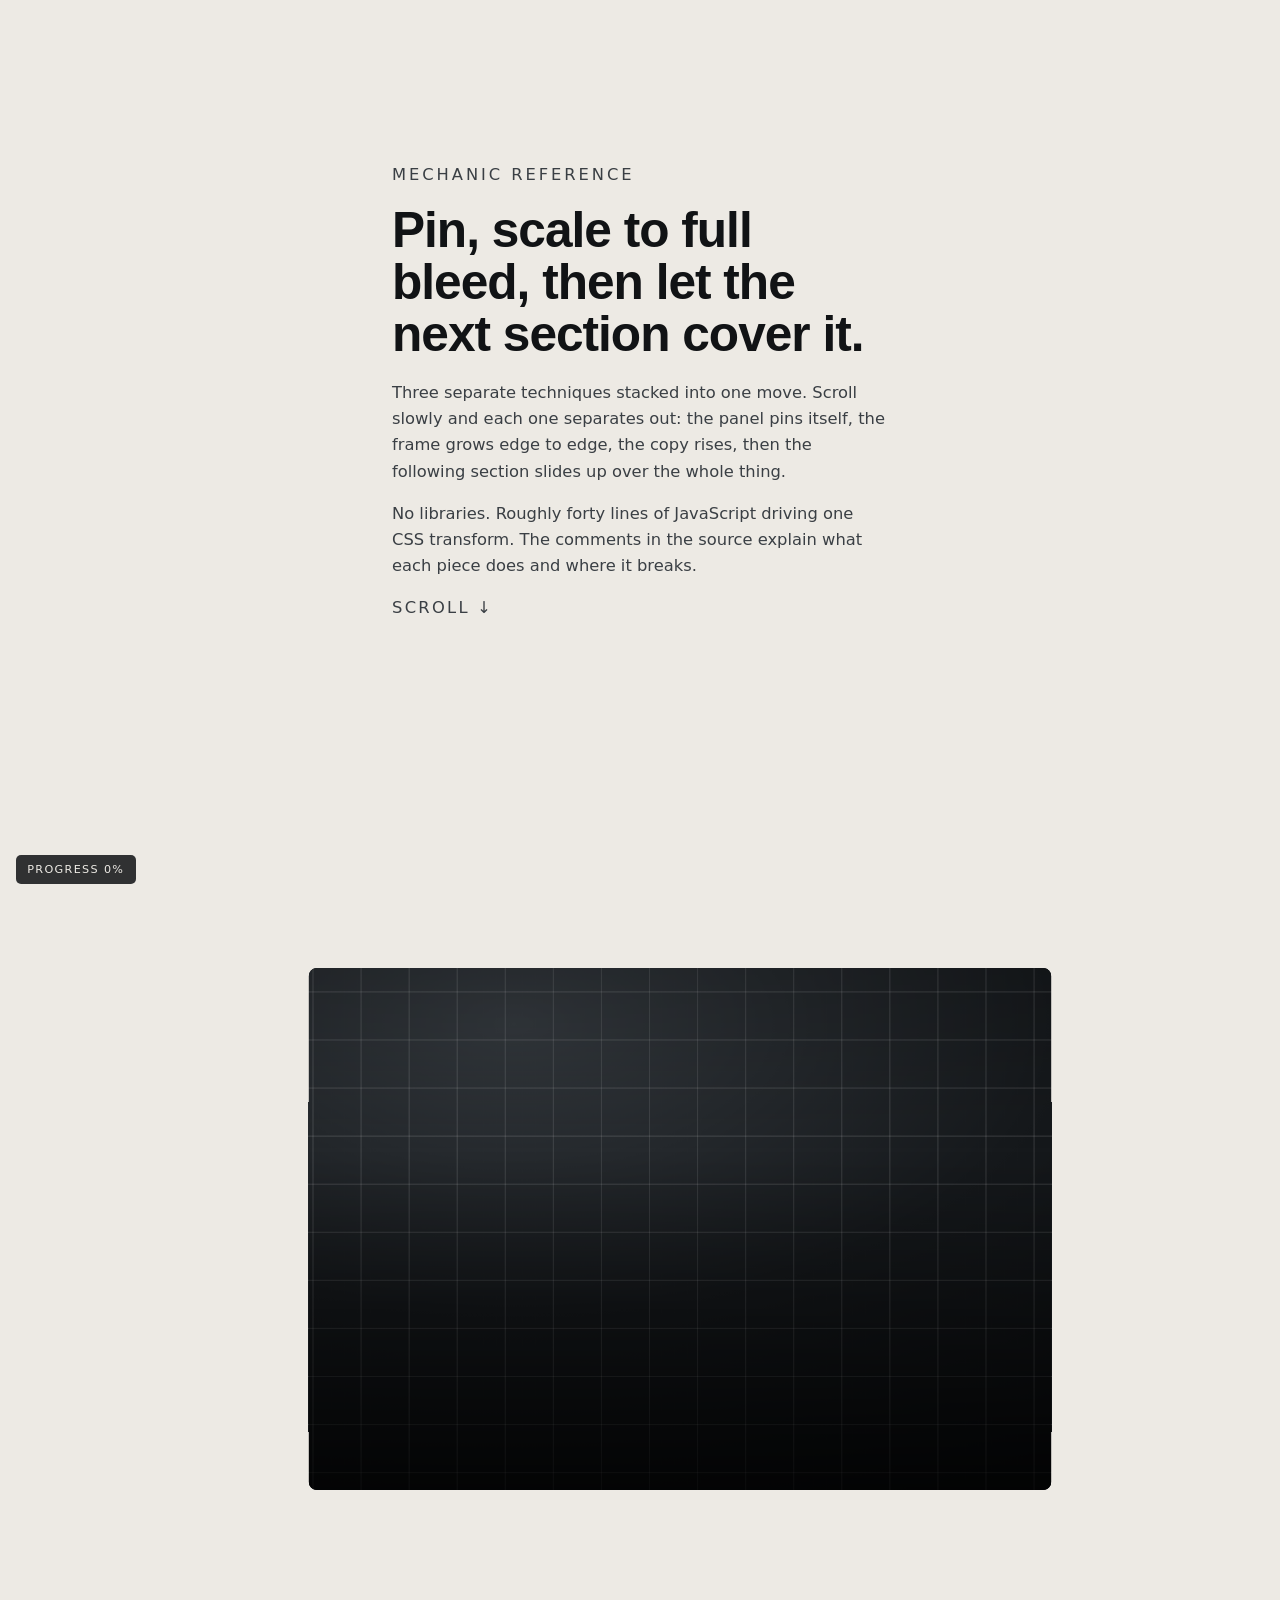
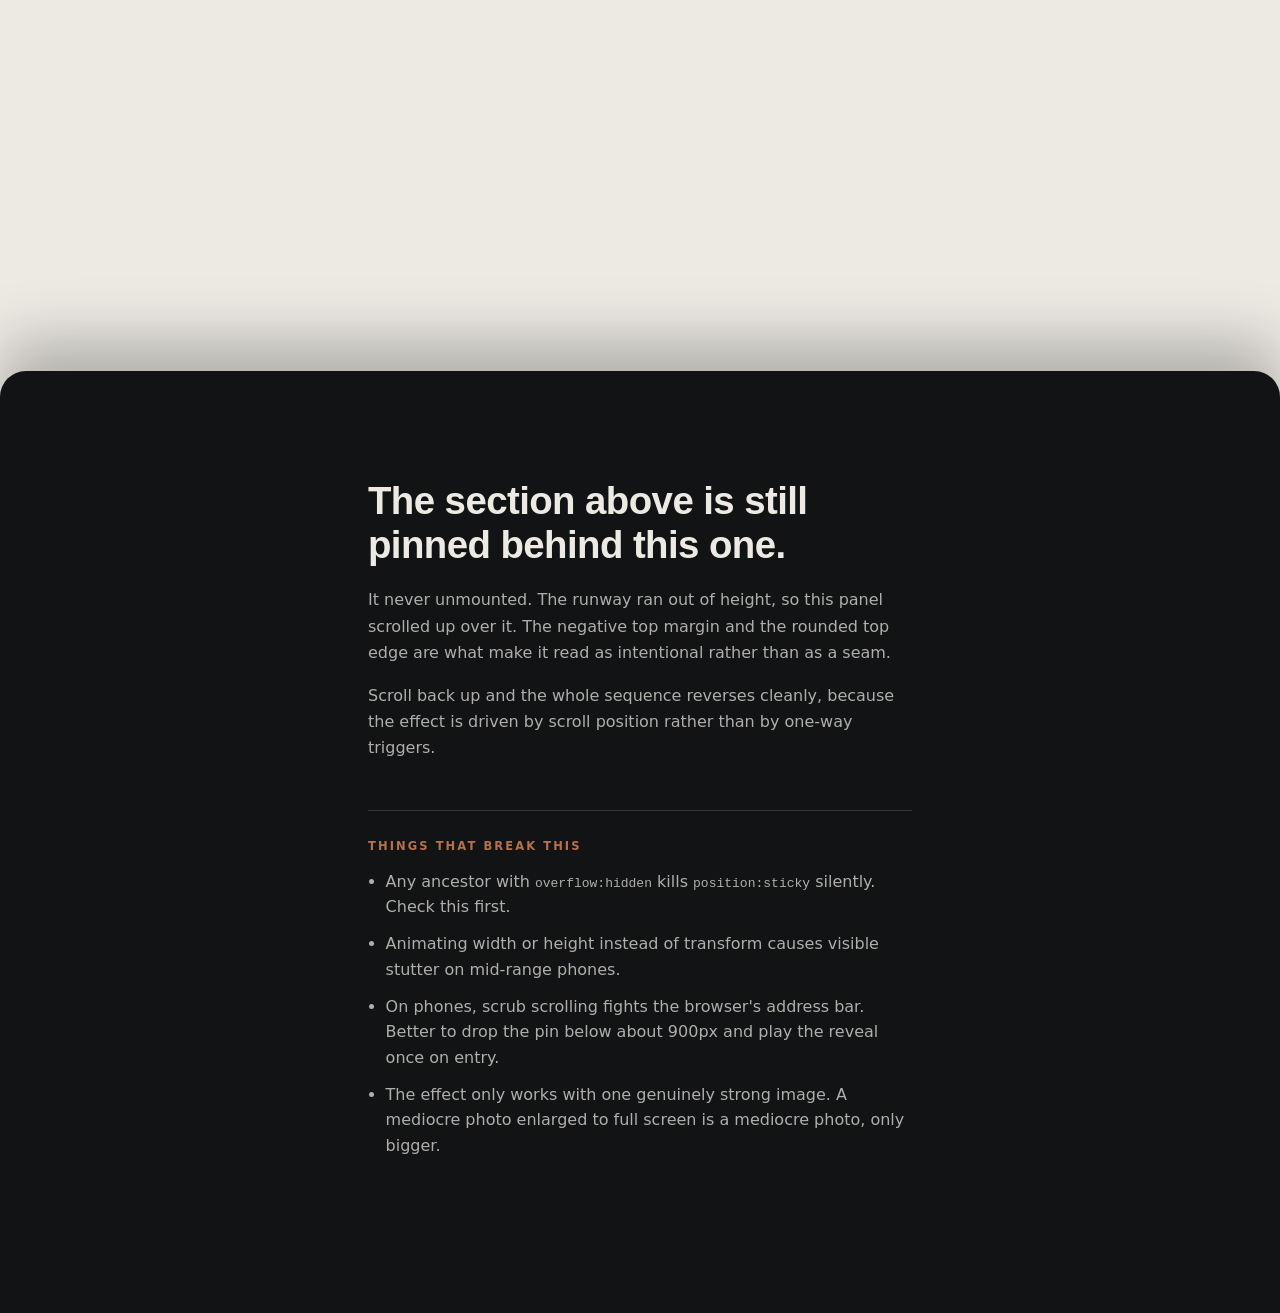
<file: content/fibersprung-demo-backup/design-system/scroll-mechanic-reference.html>
<!DOCTYPE html>
<html lang="en">
<head>
<meta charset="utf-8">
<meta name="viewport" content="width=device-width, initial-scale=1">
<title>Scroll mechanic reference — pin, scale, overlap</title>
<style>
  :root{
    --ink:#111315;
    --ink-2:#1c1f22;
    --bone:#EDEAE4;
    --bone-2:#DAD5CB;
    --accent:#B8704A;
    --measure:34rem;
    --display:"Helvetica Neue",Helvetica,Arial,sans-serif;
    --body:ui-sans-serif,system-ui,-apple-system,"Segoe UI",Roboto,sans-serif;
  }

  *{box-sizing:border-box}
  html{scroll-behavior:auto}
  body{
    margin:0;
    background:var(--bone);
    color:var(--ink);
    font-family:var(--body);
    -webkit-font-smoothing:antialiased;
  }

  /* ---------- intro ---------- */
  .intro{
    max-width:var(--measure);
    margin:0 auto;
    padding:18vh 1.5rem 14vh;
  }
  .eyebrow{
    font-size:.72rem;
    letter-spacing:.18em;
    text-transform:uppercase;
    color:var(--accent);
    margin:0 0 1.25rem;
  }
  .intro h1{
    font-family:var(--display);
    font-weight:600;
    font-size:clamp(2rem,5vw,3.1rem);
    line-height:1.05;
    letter-spacing:-.02em;
    margin:0 0 1.25rem;
  }
  .intro p{
    font-size:1.02rem;
    line-height:1.6;
    margin:0 0 1rem;
    color:#3a3f44;
  }
  .cue{
    margin-top:3rem;
    font-size:.78rem;
    letter-spacing:.14em;
    text-transform:uppercase;
    color:#7a8087;
  }

  /* ---------- MECHANIC 1 + 2: pin, scale to full bleed, text rise ---------- */
  /* The tall outer container is the scroll runway. Its height controls how long
     the pinned panel stays on screen. 300vh = roughly two screens of scrolling
     while pinned. */
  .stage{ position:relative; height:320vh; }

  /* The panel pins itself to the viewport while the runway scrolls past.
     NOTE: position:sticky fails silently if ANY ancestor has overflow:hidden.
     That is the number one cause of "why won't it pin". */
  .pin{
    position:sticky;
    top:0;
    height:100vh;
    overflow:hidden;
    display:grid;
    place-items:center;
    background:var(--bone);
  }

  /* The frame is sized to the full viewport, then scaled DOWN at rest.
     Animating one transform is far smoother than animating width/height,
     which would force layout on every scroll frame. */
  .frame{
    position:relative;
    width:100vw;
    height:100vh;
    transform:scale(.58);
    border-radius:14px;
    overflow:hidden;
    will-change:transform;
    background:var(--ink);
  }

  /* Stand-in for a photograph. Suggests a lattice so the demo reads as
     "material" rather than a gray box. Replace with a real image. */
  .plate{
    position:absolute;
    inset:0;
    background:
      repeating-linear-gradient(90deg, rgba(255,255,255,.10) 0 2px, transparent 2px 74px),
      repeating-linear-gradient(0deg,  rgba(255,255,255,.10) 0 2px, transparent 2px 74px),
      radial-gradient(120% 90% at 30% 15%, #34393e 0%, #16191c 55%, #0c0e10 100%);
    transform:scale(1.12);
    will-change:transform;
  }
  .vignette{
    position:absolute; inset:0;
    background:linear-gradient(180deg, rgba(0,0,0,.15) 0%, rgba(0,0,0,0) 35%, rgba(0,0,0,.72) 100%);
  }

  /* Copy rises from the bottom once the frame is most of the way open. */
  .caption{
    position:absolute;
    left:0; right:0; bottom:0;
    padding:0 clamp(1.5rem,6vw,6rem) clamp(2.5rem,7vh,5rem);
    color:var(--bone);
  }
  .caption .line{
    font-family:var(--display);
    font-weight:600;
    font-size:clamp(1.6rem,4.4vw,3.4rem);
    line-height:1.08;
    letter-spacing:-.02em;
    margin:0;
    max-width:22ch;
    opacity:0;
    transform:translateY(2.2rem);
    will-change:transform,opacity;
  }
  .caption .sub{
    margin:1rem 0 0;
    max-width:44ch;
    font-size:1rem;
    line-height:1.55;
    color:rgba(237,234,228,.74);
    opacity:0;
    transform:translateY(1.6rem);
    will-change:transform,opacity;
  }

  /* progress readout, demo only — delete in production */
  .readout{
    position:fixed;
    left:1rem; bottom:1rem;
    z-index:50;
    font-size:.7rem;
    letter-spacing:.12em;
    text-transform:uppercase;
    background:rgba(17,19,21,.86);
    color:var(--bone);
    padding:.5rem .7rem;
    border-radius:5px;
    font-variant-numeric:tabular-nums;
  }

  /* ---------- MECHANIC 3: the overlap ---------- */
  /* Because .pin is sticky, the next section simply scrolls up over it once the
     runway ends. Raising z-index and pulling it up with a negative margin makes
     the covering read as deliberate rather than accidental. */
  .cover{
    position:relative;
    z-index:2;
    margin-top:-8vh;
    border-radius:26px 26px 0 0;
    background:var(--ink);
    color:var(--bone);
    padding:clamp(4rem,12vh,9rem) 1.5rem clamp(6rem,16vh,12rem);
    box-shadow:0 -30px 60px rgba(0,0,0,.25);
  }
  .cover-inner{ max-width:var(--measure); margin:0 auto; }
  .cover h2{
    font-family:var(--display);
    font-weight:600;
    font-size:clamp(1.6rem,3.4vw,2.4rem);
    letter-spacing:-.015em;
    line-height:1.15;
    margin:0 0 1.25rem;
  }
  .cover p{ line-height:1.65; color:rgba(237,234,228,.72); margin:0 0 1rem; }

  .notes{ margin-top:3rem; border-top:1px solid rgba(237,234,228,.16); padding-top:1.75rem; }
  .notes h3{
    font-size:.72rem; letter-spacing:.18em; text-transform:uppercase;
    color:var(--accent); margin:0 0 1rem;
  }
  .notes ul{ margin:0; padding-left:1.1rem; }
  .notes li{ line-height:1.6; margin-bottom:.7rem; color:rgba(237,234,228,.72); }

  /* Anyone who has asked their OS to calm down gets the end state, no scrubbing. */
  @media (prefers-reduced-motion: reduce){
    .frame{ transform:none; border-radius:0; }
    .caption .line,.caption .sub{ opacity:1; transform:none; }
    .readout{ display:none; }
  }
</style>
</head>
<body>

<div class="readout" id="readout">progress 0%</div>

<section class="intro">
  <p class="eyebrow">Mechanic reference</p>
  <h1>Pin, scale to full bleed, then let the next section cover it.</h1>
  <p>Three separate techniques stacked into one move. Scroll slowly and each one
     separates out: the panel pins itself, the frame grows edge to edge, the copy
     rises, then the following section slides up over the whole thing.</p>
  <p>No libraries. Roughly forty lines of JavaScript driving one CSS transform.
     The comments in the source explain what each piece does and where it breaks.</p>
  <p class="cue">Scroll ↓</p>
</section>

<!-- runway: its height decides how long the pin lasts -->
<section class="stage" id="stage">
  <div class="pin">
    <figure class="frame" id="frame">
      <div class="plate" id="plate"></div>
      <div class="vignette"></div>
      <figcaption class="caption">
        <p class="line" id="line">Placeholder headline sits here.</p>
        <p class="sub" id="sub">And a supporting line underneath it, arriving a beat later.</p>
      </figcaption>
    </figure>
  </div>
</section>

<section class="cover">
  <div class="cover-inner">
    <h2>The section above is still pinned behind this one.</h2>
    <p>It never unmounted. The runway ran out of height, so this panel scrolled up
       over it. The negative top margin and the rounded top edge are what make it
       read as intentional rather than as a seam.</p>
    <p>Scroll back up and the whole sequence reverses cleanly, because the effect
       is driven by scroll position rather than by one-way triggers.</p>

    <div class="notes">
      <h3>Things that break this</h3>
      <ul>
        <li>Any ancestor with <code>overflow:hidden</code> kills <code>position:sticky</code> silently. Check this first.</li>
        <li>Animating width or height instead of transform causes visible stutter on mid-range phones.</li>
        <li>On phones, scrub scrolling fights the browser's address bar. Better to drop the pin below about 900px and play the reveal once on entry.</li>
        <li>The effect only works with one genuinely strong image. A mediocre photo enlarged to full screen is a mediocre photo, only bigger.</li>
      </ul>
    </div>
  </div>
</section>

<script>
(function () {
  var stage   = document.getElementById('stage');
  var frame   = document.getElementById('frame');
  var plate   = document.getElementById('plate');
  var line    = document.getElementById('line');
  var sub     = document.getElementById('sub');
  var readout = document.getElementById('readout');

  if (window.matchMedia('(prefers-reduced-motion: reduce)').matches) return;

  var REST = 0.58;   // frame size at rest, as a fraction of the viewport
  var ticking = false;

  function clamp(v, lo, hi) { return v < lo ? lo : v > hi ? hi : v; }

  // Progress from 0 to 1 across the runway. This single number drives everything.
  function progress() {
    var r = stage.getBoundingClientRect();
    var travel = r.height - window.innerHeight;
    if (travel <= 0) return 0;
    return clamp(-r.top / travel, 0, 1);
  }

  // Slow start, quick middle, soft landing. Linear scroll feels mechanical.
  function ease(t) { return t < 0.5 ? 4*t*t*t : 1 - Math.pow(-2*t + 2, 3) / 2; }

  function render() {
    var p = progress();

    // 1. the frame opens across roughly the first 60% of the runway
    var open  = ease(clamp(p / 0.6, 0, 1));
    var scale = REST + (1 - REST) * open;
    frame.style.transform    = 'scale(' + scale.toFixed(4) + ')';
    frame.style.borderRadius = (14 * (1 - open)).toFixed(1) + 'px';

    // 2. the image drifts slightly slower than the frame. That difference is
    //    all parallax actually is.
    plate.style.transform = 'scale(' + (1.12 - 0.12 * open).toFixed(4) + ')';

    // 3. copy rises once the frame is mostly open, the second line trailing
    var a1 = clamp((p - 0.46) / 0.22, 0, 1);
    var a2 = clamp((p - 0.56) / 0.22, 0, 1);
    line.style.opacity   = a1;
    line.style.transform = 'translateY(' + (2.2 * (1 - a1)).toFixed(2) + 'rem)';
    sub.style.opacity    = a2;
    sub.style.transform  = 'translateY(' + (1.6 * (1 - a2)).toFixed(2) + 'rem)';

    readout.textContent = 'progress ' + Math.round(p * 100) + '%';
    ticking = false;
  }

  // rAF throttle: never do layout math more than once per painted frame
  function onScroll() {
    if (!ticking) { ticking = true; requestAnimationFrame(render); }
  }

  window.addEventListener('scroll', onScroll, { passive: true });
  window.addEventListener('resize', onScroll);
  render();
})();
</script>
</body>
</html>
</file>
<file: styles.css>
/* ══════════════════════════════════════════════════════════════
   FiberSprung — homepage
   Tokens copied verbatim from design-system/fibersprung-design-system.html
   ══════════════════════════════════════════════════════════════ */

:root{
  /* ————— SURFACE (above the floor) ————— */
  --concrete:      #EAECE9;
  --concrete-deep: #DEE1DD;
  --paper:         #FAFBFA;
  --line:          #CDD2CC;

  /* ————— SUBSTRUCTURE (below the floor) ————— */
  --graphite:      #191D1B;
  --graphite-deep: #111413;
  --line-dark:     #2E3431;

  /* ————— INK ————— */
  --ink:           #131614;
  --ink-2:         #4A524E;
  --ink-inv:       #EDEFEC;
  --ink-inv-2:     #9BA49F;

  /* ————— MATERIAL ACCENTS ————— */
  --birch:         #E3D6BE;
  --maple:         #C9A87C;

  /* ————— SIGNAL ————— */
  --green:         #70AB41;
  --green-deep:    #486D29;   /* v1.2 — was #496F2A, which passed on --concrete
                                 (4.92:1) but failed on --concrete-deep (4.43:1).
                                 Now 5.06:1 and 4.56:1. Hue held at 93deg. */
  --green-glow:    #7EBC4E;

  /* ————— TYPE ————— */
  --display: "Space Grotesk", ui-sans-serif, system-ui, sans-serif;
  --body:    "Switzer", ui-sans-serif, system-ui, sans-serif;
  --data:    "JetBrains Mono", ui-monospace, monospace;

  /* ————— SPACE (8px base) ————— */
  --s1:4px; --s2:8px; --s3:12px; --s4:16px; --s5:24px;
  --s6:32px; --s7:48px; --s8:64px; --s9:96px; --s10:128px; --s11:192px;

  --measure: 68ch;
  --gutter: clamp(1.25rem, 5vw, 5rem);
  --radius: 3px;

  /* ————— MOTION ————— */
  --micro: 180ms;
  --std:   400ms;
  --enter: 720ms;
  --ease-out: cubic-bezier(.22,1,.36,1);
  --ease-scrub: cubic-bezier(.65,0,.35,1);
}

/* ─────────── base ─────────── */

*{box-sizing:border-box}

html{scroll-behavior:smooth}

body{
  margin:0;
  background:var(--concrete);
  color:var(--ink);
  font-family:var(--body);
  font-size:16px;
  line-height:1.6;
  -webkit-font-smoothing:antialiased;
  overflow-x:clip;   /* NOT hidden: hidden creates a scroll container on body,
                        which silently kills position:sticky on the hero. clip
                        clips without becoming one. */
}

h1,h2,h3,h4{
  font-family:var(--display);
  font-weight:700;   /* Space Grotesk tops out at 700; was Cabinet 800 */
  letter-spacing:-.025em;
  line-height:1.02;
  margin:0;
}

img{max-width:100%; display:block}

/* Every number on this site is mono. Inline numerals are set slightly
   smaller so JetBrains Mono's larger x-height sits level with Switzer. */
.mono{font-family:var(--data); font-size:.94em; font-variant-numeric:tabular-nums}

/* Visible keyboard focus, everywhere. */
a:focus-visible,
button:focus-visible,
input:focus-visible,
select:focus-visible{
  outline:2px solid var(--green-deep);
  outline-offset:3px;
  border-radius:2px;
}
.hero a:focus-visible{outline-color:var(--green-glow)}

.skip{
  position:absolute; left:var(--s4); top:-100px; z-index:100;
  background:var(--ink); color:var(--concrete);
  padding:var(--s3) var(--s4); border-radius:var(--radius);
  font-size:14px; font-weight:600; text-decoration:none;
  transition:top var(--micro) var(--ease-out);
}
.skip:focus{top:var(--s4)}

/* ─────────── buttons (design system) ─────────── */

/* Rebuilt 2026-07-25: 16px/600, 16×28 padding, no dot. Light sections keep
   the ink-fill primary; the hero pair below is white-on-photo. */
.btn{
  display:inline-flex; align-items:center; gap:var(--s3);
  font-family:var(--body); font-weight:600; font-size:16px;
  padding:16px 28px; border-radius:var(--radius); border:1px solid var(--ink);
  background:var(--ink); color:var(--concrete); text-decoration:none;
  transition:transform var(--micro) var(--ease-out), background var(--micro) linear;
}
.btn:hover{transform:translateY(-2px); background:#000}

.btn--ghost{background:transparent; color:var(--ink)}
.btn--ghost:hover{background:var(--ink); color:var(--concrete)}


/* On-photo pair. Primary: solid white, ink text, dims to 95% white on
   hover (the lift comes from the base rule). Secondary: transparent with a
   1.5px white border. Both override the base hover's #000 fill. */
.btn--on-dark{
  background:#fff; color:var(--ink); border-color:#fff;
}
.btn--on-dark:hover{background:rgba(255,255,255,.95)}
.btn--ghost-dark{
  background:transparent; color:#fff;
  border:1.5px solid #fff;
}
.btn--ghost-dark:hover{background:transparent; color:#fff}

/* ─────────── floating chat action ─────────── */
/* Fixed above everything; z-index 50 clears every section (max 2) and the
   header (3). CONTRAST NOTE: white on #70AB41 measures 2.75:1 — below the
   4.5:1 floor. Spec'd explicitly; flagged in copy-changes.md open items. */
.chat-fab{
  position:fixed; right:24px; bottom:24px; z-index:50;
  display:inline-flex; align-items:center; gap:var(--s3);
  background:var(--green); color:#fff;
  font-family:var(--body); font-weight:600; font-size:18px;
  min-height:56px; padding:0 28px; border-radius:999px;
  text-decoration:none;
  box-shadow:0 6px 24px rgba(17,20,19,.28), 0 2px 6px rgba(17,20,19,.18);
  transition:transform var(--micro) var(--ease-out), box-shadow var(--micro) linear;
}
.chat-fab:hover{
  transform:translateY(-2px);
  box-shadow:0 10px 32px rgba(17,20,19,.32), 0 3px 8px rgba(17,20,19,.2);
}
.chat-fab:focus-visible{outline:2px solid var(--ink); outline-offset:3px}
.chat-fab__icon{flex:none}

@media (max-width:560px){
  .chat-fab{
    width:56px; height:56px; min-height:0; padding:0;
    justify-content:center;
  }
  .chat-fab__label{
    position:absolute; width:1px; height:1px; margin:-1px;
    clip:rect(0 0 0 0); clip-path:inset(50%); overflow:hidden;
  }
}

/* ─────────── header ─────────── */

/* Fixed, compressing on scroll. Rest: 40px mark + 2×16px padding = 72px.
   Scrolled: padding drops to 8px = 56px, shadow lifts it off the page.
   z-index 40 — above every section (max 2), below the chat FAB (50) and
   the skip link (100). Both states are opaque concrete. */
.site-header{
  position:fixed; top:0; left:0; right:0; z-index:40;
  background:var(--concrete);
  border-bottom:1px solid var(--line);
  transition:box-shadow 300ms var(--ease-out);
}
.site-header.is-scrolled{
  box-shadow:0 1px 12px rgba(0,0,0,.06);
}
.site-header__inner{
  max-width:1180px; margin:0 auto; padding:var(--s4) var(--gutter);
  display:flex; align-items:center; justify-content:space-between; gap:var(--s5);
  transition:padding 300ms var(--ease-out);
}
.site-header.is-scrolled .site-header__inner{
  padding-top:var(--s2); padding-bottom:var(--s2);
}

/* Fixed header: anchor targets must land below it, and the hero already
   fills the viewport so only in-page jumps need the offset. */
section[id], footer{scroll-margin-top:88px}

.brand{
  display:inline-flex; align-items:center; gap:var(--s3);
  color:var(--ink); text-decoration:none;
}
.brand__mark{width:40px; height:40px; flex:none}
.brand__word{
  font-family:var(--display); font-weight:700;
  font-size:1.6rem; letter-spacing:-.02em;   /* scaled with the 26→40px mark */
}

.site-nav{display:flex; gap:var(--s5); flex-wrap:wrap; align-items:center}
.site-nav a{
  font-family:var(--data); font-size:11px; letter-spacing:.2em;
  text-transform:uppercase; color:var(--ink-2); text-decoration:none;
  padding:var(--s2) 0;
  transition:color var(--micro) linear;
}
.site-nav a:hover{color:var(--ink)}

@media (max-width:560px){
  .site-header__inner{flex-direction:column; align-items:flex-start; gap:var(--s3)}
  .site-nav{gap:var(--s4)}
}

/* ══════════════════════════════════════════════════════════════
   01 · HERO
   Immediate. Full bleed from first paint, finished within a second.
   No pin, no scale-up entrance — that mechanic now lives in section 04.
   ══════════════════════════════════════════════════════════════ */

.hero{
  /* Freeze-and-cover: the hero holds the viewport while section 02 scrolls
     up over it in normal flow. Pure CSS — sticky, not scrub. z-index:0 so
     every later section (all positioned, z-index:1+) paints above it;
     without that, a positioned sticky element paints over later in-flow
     siblings and the page would never cover it. overflow:hidden on the hero
     itself is safe — the constraint is on ANCESTORS of the sticky element. */
  position:sticky;
  top:0;
  z-index:0;
  height:100vh;
  height:100svh;
  min-height:520px;
  overflow:hidden;
  background:var(--graphite-deep);
}

/* Everything after the hero rides above it. */
main > :not(.hero){position:relative; z-index:1}
main > .reveal{z-index:1}
.site-footer{position:relative; z-index:1}

/* The parallax plane — image, scrim and caption drift as one at 0.35×
   scroll. JS translates this; desktop only, off under reduced motion. */
.hero__plane{
  position:absolute; inset:0;
  will-change:transform;
}

/* Image overscan inside the plane: 135% tall, so at maximum plane travel
   (0.35 × viewport) the picture still reaches the hero's bottom edge. */
.hero__media{
  position:absolute; top:0; left:0; right:0;
  height:135%;
}

/* Full bleed, cover, at rest from the very first frame. The only motion is
   an ambient drift: 1.0 → 1.04 and back, ~20s each way, ease-in-out. It
   alternates rather than running one way and freezing, so the frame never
   arrives at an end state and stops dead.
   The hero is the deliberate exception to the cool grade: no filter. */
.hero__img{
  position:absolute; inset:0;
  width:100%; height:100%;
  object-fit:cover;
  object-position:50% 60%;
  filter:none;
  transform-origin:50% 55%;
  animation:heroDrift 20s var(--ease-scrub) infinite alternate;
  will-change:transform;
}

@keyframes heroDrift{
  from{transform:scale(1)}
  to  {transform:scale(1.04)}
}

.hero__scrim{
  position:absolute; inset:0;
  background:linear-gradient(to top right, rgba(0,0,0,.55), rgba(0,0,0,.15) 55%, transparent);
}

/* One left-aligned block, anchored lower-left, on the content gutter.
   At 1440px the H1 clamp(4rem, 9vw, 7.5rem) renders 9vw = 129.6px — the cap
   (120px) wins from 1334px up. */
/* The inner .wrap is the same box as .site-header__inner — max-width 1180,
   gutter padding inside the border box — so the eyebrow's left edge lands on
   the same pixel as the header logo at every viewport width. */
.hero__caption{
  position:absolute; left:0; right:0; bottom:0;
  padding:0 0 clamp(var(--s7), 8vh, var(--s9));
  color:var(--ink-inv);
}

.hero__eyebrow{
  font-family:var(--data); font-size:12px; letter-spacing:.22em;
  text-transform:uppercase; color:var(--green-glow);
  margin:0 0 var(--s4);
}
.hero__title{
  font-size:clamp(4rem, 9vw, 7.5rem);
  letter-spacing:-.035em;
  max-width:12ch;
  text-shadow:0 2px 8px rgba(0,0,0,.35);
}
.hero__sub{
  margin:var(--s5) 0 0;
  max-width:44ch;
  text-shadow:0 2px 8px rgba(0,0,0,.35);
  font-size:clamp(1rem, 1.5vw, 1.15rem);
  line-height:1.55;
  color:#DDE2DE;
}
.hero__actions{
  display:flex; flex-wrap:wrap; gap:var(--s4);
  margin-top:var(--s7);
}

/* ─────────── entrance: once, on load, not scroll-linked ─────────── */
/* Note the direction of the fallback. These three sit at opacity 1 in the
   base cascade; the hidden state exists ONLY inside the keyframe, surfaced
   before the delay by animation-fill-mode: backwards. If animation never
   runs, the h1 and both CTAs are already visible. Nothing here depends on
   JavaScript, and there is no .js scoping in this section at all. */
.hero__eyebrow,
.hero__title,
.hero__sub,
.hero__actions{
  animation:heroRise var(--enter) var(--ease-out) backwards;
}
.hero__eyebrow{animation-delay:40ms}
.hero__title  {animation-delay:120ms}
.hero__sub    {animation-delay:220ms}
.hero__actions{animation-delay:320ms}

@keyframes heroRise{
  from{opacity:0; transform:translateY(20px)}
  to  {opacity:1; transform:none}
}

@media (prefers-reduced-motion:reduce){
  .hero__img{animation:none; transform:none}
  .hero__title,
  .hero__sub,
  .hero__actions{animation:none}
}

/* ══════════════════════════════════════════════════════════════
   02 · RECOGNITION
   Light. Typeset names, no logo files, never a carousel.
   Doubles as the cover panel that climbs over the pinned hero.
   ══════════════════════════════════════════════════════════════ */

.wrap{max-width:1180px; margin:0 auto; padding:0 var(--gutter)}

/* THE STACKING FIX. .band had no background, so every plain band was a
   transparent panel compositing over the permanently-visible sticky hero.
   Every section must be opaque: .band gets its assigned base colour here,
   and the variants (--dark, --alt, .cover, .reveal) override it later in
   the cascade with theirs. */
/* Separation is by surface colour now — no hairlines between sections.
   Light bands alternate: 03 C · 07 C · 08 D · 09 C · 10 D · 11 C,
   recognition on paper, footer deep. */
.band{padding:var(--s9) 0; background:var(--concrete)}

.eyebrow{
  font-family:var(--data); font-size:11px; letter-spacing:.2em;
  text-transform:uppercase; color:var(--green-deep);
  display:flex; align-items:center; gap:var(--s3); margin:0 0 var(--s5);
}
.eyebrow::after{content:""; flex:1; height:1px; background:var(--line)}

/* The credential wall. Display face at ~22px, full ink. The moving row is
   decorative (aria-hidden); .recog-static is the copy assistive tech reads,
   and the copy that becomes the visible band under reduced motion. */

.recog-static{
  /* visually hidden by default — real, readable, motionless for AT */
  position:absolute; width:1px; height:1px;
  margin:-1px; padding:0; border:0;
  clip:rect(0 0 0 0); clip-path:inset(50%);
  overflow:hidden; white-space:nowrap;
  list-style:none;
}

.marquee{
  overflow:hidden;
  margin-top:var(--s6);
  /* Opaque backdrop matters twice over: the mask below creates a stacking
     context that isolates blending, so the logos' multiply blend needs a
     surface INSIDE the group to blend into — this is it. It MUST match the
     band surface (paper, as of the surface shift) or every white-background
     logo renders on a visibly wrong tint. */
  background:var(--paper);
  /* soft fade at both edges so names enter and leave rather than pop */
  -webkit-mask-image:linear-gradient(90deg, transparent, #000 8%, #000 92%, transparent);
          mask-image:linear-gradient(90deg, transparent, #000 8%, #000 92%, transparent);
}
/* The CSS animation is the no-JS fallback only. Its −50% is *nominally*
   one set width, but the browser may round the two sets' laid-out widths
   differently, which is the loop jump. script.js measures the first set's
   rendered width after images load, kills this animation, and drives the
   translate itself over exactly that many pixels. */
.marquee__track{
  display:flex;
  width:max-content;
  animation:recogLoop 38s linear infinite;
  will-change:transform;
}
.marquee:hover .marquee__track{animation-play-state:paused}

.marquee__set{
  display:flex;
  list-style:none; margin:0; padding:0;
  gap:var(--s8);
  padding-right:var(--s8);  /* equals the gap, so set 2 lands seamlessly */
}
.marquee__set li{display:flex; align-items:center; white-space:nowrap}

/* Logos: normalized to one height, quiet by default, full colour on hover.
   multiply lets the white-background files (SUNY jpg, Pace, TCDP) sink into
   the band instead of floating as white boxes. */
.marquee__set img{
  height:50px; width:auto;
  filter:saturate(.7) opacity(.85);
  mix-blend-mode:multiply;
  transition:filter var(--micro) linear;
}
.marquee__set img:hover{filter:none}

/* Newnan is white-on-transparent: grayscale then invert renders it dark on
   the light band. Hover releases opacity but keeps the invert — "full
   colour" for a white-on-transparent file on a light background does not
   exist; flagged in copy-changes.md. */
.marquee__set img.logo--invert{filter:grayscale(1) invert(1) opacity(.85)}
.marquee__set img.logo--invert:hover{filter:grayscale(1) invert(1) opacity(1)}

/* Two identical sets; −50% of the track is exactly one set + its trailing
   gap, so the loop point is invisible. */
@keyframes recogLoop{
  from{transform:translateX(0)}
  to  {transform:translateX(-50%)}
}



/* The cover. The hero is sticky beneath; this section rides over it in
   normal flow at every width, including 360px — no runway, no negative
   margin, no JS. Rounded top per the scroll-mechanic reference's cover
   treatment, so the edge reads deliberate rather than as a seam.
   Padding is half the standard band — a credential strip, not a chapter. */
/* Its own surface: paper between the concrete neighbours. The surface
   shift does the separating — no hairline above or below. Padding sits at
   ~60% of the standard band (56px vs 96px), up from the earlier 50% cut. */
.cover{
  background:var(--paper);
  border-top:none;
  border-radius:26px 26px 0 0;
  box-shadow:0 -24px 48px rgba(0,0,0,.12);
  padding:calc(var(--s7) + var(--s2)) 0;
}

.eyebrow--center{
  display:block; text-align:center;
  font-size:14px; letter-spacing:.22em;
}
.eyebrow--center::after{display:none}

/* ══════════════════════════════════════════════════════════════
   SHARED — typography, image grades, spec block
   ══════════════════════════════════════════════════════════════ */

.h2{font-size:clamp(1.9rem, 4vw, 3.25rem); letter-spacing:-.028em; max-width:20ch}   /* cap 48→52px; 4vw hits it from 1300px up */

h3{font-size:clamp(1.15rem, 2vw, 1.4rem); font-weight:700; letter-spacing:-.018em}

.lede{max-width:var(--measure); color:var(--ink-2); font-size:1.05rem; margin:var(--s5) 0 0}

.cols{display:grid; grid-template-columns:repeat(auto-fit, minmax(280px,1fr)); gap:var(--s7); margin-top:var(--s6)}

/* The two grades from the design system. Applied per section, per the brief.
   The hero carries no filter — it is the deliberate exception. */
.grade-technical{filter:saturate(.15) contrast(1.06) brightness(1.02)}
.grade-payoff{filter:saturate(1.02) contrast(1.03)}

.figure{margin:0}
.figure img{
  width:100%; height:auto;
  background:var(--concrete-deep);
}

/* ─────────── contained-image frame treatment (sitewide) ───────────
   Every contained image: 5px radius, soft shadow, and a slow zoom on
   container hover. The container clips (overflow:hidden) so the scale
   never escapes the frame; the img transitions transform only.
   Excluded by design: the hero and the reveal seam (full bleed), and the
   transparent CAD drawing (a frame around nothing). */
.figure, .swatch, .step__figure, .step__render, .bend__diagram{
  border-radius:5px;
  box-shadow:0 8px 40px rgba(0,0,0,.08);
  overflow:hidden;
}
.figure img, .swatch img, .step__figure img, .step__render img,
.bend__diagram img{
  border-radius:0;                    /* the container clips now */
  transition:transform 700ms var(--ease-out);
  will-change:transform;
}
.figure:hover img, .swatch:hover img, .step__figure:hover img,
.step__render:hover img, .bend__diagram:hover img{
  transform:scale(1.04);
}

/* The dimensioned CAD drawing is light lines on transparency — a shadowed,
   zooming frame around it would be a frame around nothing. */
.step__figure.step__layout{box-shadow:none; border-radius:0; overflow:visible}
.step__layout:hover img{transform:none}

/* Spec block: mono numerals, hairline dividers, no icons. */
.specs{
  display:grid; grid-template-columns:repeat(auto-fit, minmax(160px,1fr));
  gap:1px; background:var(--line); border:1px solid var(--line);
  margin:var(--s9) 0 0;
}
.specs > div{
  background:var(--paper); padding:var(--s5);
  display:flex; flex-direction:column-reverse; /* value reads above its label */
}
.specs .v{
  font-family:var(--data); font-size:clamp(1.5rem, 3vw, 2.1rem);
  font-weight:500; letter-spacing:-.02em; margin:0;
  font-variant-numeric:tabular-nums;   /* count-up digits must not jitter */
}
.specs .k{
  font-family:var(--data); font-size:11px; letter-spacing:.14em;
  text-transform:uppercase; color:var(--ink-2); margin-top:6px;
}

/* ══════════════════════════════════════════════════════════════
   03 · THESIS
   Light. Text leads, one contained portrait frame beside it.
   ══════════════════════════════════════════════════════════════ */

.thesis__intro{display:grid; gap:var(--s7); align-items:start}

/* In-column spec block: 2×2, tighter margin than the old full-width row. */
.specs--thesis{
  grid-template-columns:repeat(2, minmax(0,1fr));
  margin-top:var(--s7);
}

/* Contained, never full bleed. The cap matters most in the single-column
   layout, where an uncapped 4:5 frame would fill the screen and read as a
   bleed. This photograph is 1440×1800 and not hero-grade sharp — it is never
   displayed above roughly 520px, so it is always downscaling. */
.thesis__intro .figure{max-width:520px}

.pillars > div{
  border-top:1px solid var(--line);
  padding-top:var(--s4);
}
.pillar__num{
  display:block;
  font-family:var(--data); font-size:11px; letter-spacing:.2em;
  color:var(--green-deep);
  margin-bottom:var(--s3);
}
.pillars p{color:var(--ink-2); margin:var(--s3) 0 0; max-width:44ch}

@media (min-width:900px){
  .thesis__intro{grid-template-columns:1.15fr .85fr; gap:var(--s8)}
}

/* ══════════════════════════════════════════════════════════════
   04 · REVEAL
   Light → Dark. The photograph is the seam.
   ══════════════════════════════════════════════════════════════ */

/* Graphite base: everything below the photograph is already dark, so 05
   continues without a join. */
.reveal{background:var(--graphite)}

.reveal__top{
  background:var(--concrete);
  padding:var(--s9) 0;
}
.reveal__top .lede{max-width:56ch}

.reveal__figure{
  margin:0;
  display:block;
  background:var(--graphite-deep);
}
.reveal__figure img{
  width:100%;
  height:clamp(320px, 68vh, 760px);
  object-fit:cover;
  object-position:50% 50%;
  border-radius:0;
}

/* ══════════════════════════════════════════════════════════════
   05 · TECHNOLOGY
   Dark. The bend test is the centerpiece — a data comparison, not prose.
   ══════════════════════════════════════════════════════════════ */

.band--dark{background:var(--graphite); color:var(--ink-inv)}
.band--dark h2,
.band--dark h3{color:var(--ink-inv)}
.band--dark .lede{color:var(--ink-inv-2)}
.band--dark .eyebrow{color:var(--green-glow)}
.band--dark .eyebrow::after{background:var(--line-dark)}

/* ─────────── the stage: pin, scale, overlap ─────────── */

.tech{background:var(--graphite); color:var(--ink-inv)}
.tech .eyebrow{color:var(--green-glow)}
.tech .eyebrow::after{background:var(--line-dark)}
.tech .lede{color:var(--ink-inv-2)}
.tech .h2{color:var(--ink-inv)}

.tech-stage{position:relative}
.tech-stage__pin{background:var(--graphite)}

/* Base = mobile / no-JS / reduced motion: a static contained frame with the
   caption stacked above the image. */
.tech-stage__frame{
  margin:0;
  padding:var(--s9) 0 0;
  background:var(--graphite);
}
.tech-stage__plane{display:flex; flex-direction:column-reverse}
.tech-stage__img{width:100%; height:auto; display:block}
.tech-stage__scrim{display:none}
.tech-stage__caption{padding-bottom:var(--s7)}
.tech-stage__sub .lede + .lede{margin-top:var(--s5)}
.tech-stage__sub{margin-top:var(--s5)}

/* Desktop + JS: the scrub. Runway height and rest scale live under html.js
   so a script failure leaves a clean static layout, not a stuck small
   frame in a 300vh corridor. */
@media (min-width:900px){
  .js .tech-stage{height:300vh}
  .js .tech-stage__pin{
    position:sticky; top:0; height:100vh;
    overflow:hidden;
    display:grid; place-items:center;
  }
  .js .tech-stage__frame{
    width:100vw; height:100vh;
    padding:0;
    transform:scale(.58);
    border-radius:14px;
    overflow:hidden;
    will-change:transform;
  }
  .js .tech-stage__plane{
    display:block;
    position:absolute; top:0; left:0; right:0;
    height:130%;                 /* overscan for the 0.35× drift tail */
    will-change:transform;
  }
  .js .tech-stage__img{
    position:absolute; inset:0;
    width:100%; height:100%;
    object-fit:cover;
    object-position:50% 40%;
  }
  .js .tech-stage__scrim{
    display:block;
    position:absolute; inset:0;
    /* Stops are in PLANE space: the scrim spans the 130% plane, so the
       visible frame's bottom edge is 77% of this element, not 100%. */
    background:linear-gradient(
      180deg,
      rgba(17,20,19,.15) 0%,
      rgba(17,20,19,.4) 35%,
      rgba(17,20,19,.85) 60%,
      rgba(17,20,19,.96) 77%
    );
  }
  .js .tech-stage__caption{
    position:absolute; left:0; right:0;
    /* The plane is 130% of the 100vh frame, so its bottom edge sits 30vh
       BELOW the visible frame. bottom:0 would park the caption offscreen;
       30vh lands it exactly on the frame's bottom edge. */
    bottom:30vh;
    padding-top:var(--s9);
    padding-bottom:clamp(var(--s7), 8vh, var(--s9));
    /* Local backdrop: rides with the caption, so legibility holds for
       every line — including the eyebrow at the top of a tall block —
       independent of where the block sits against the global scrim. */
    background:linear-gradient(180deg, rgba(17,20,19,0) 0, rgba(17,20,19,.85) var(--s9));
  }

  /* The small text was ink-inv-2 — mid grey on a mid-grey photograph.
     Near-white with a soft shadow, same treatment as the hero. */
  .js .tech-stage__caption .lede{
    color:var(--ink-inv);
    text-shadow:0 2px 8px rgba(0,0,0,.4);
  }
  .js .tech-stage__caption .h2{text-shadow:0 2px 8px rgba(0,0,0,.4)}
  .js .tech-stage__caption .eyebrow{text-shadow:0 1px 4px rgba(0,0,0,.6)}
  /* JS writes opacity/transform inline while scrubbing. */
}

/* The detail climbs over the pinned frame — same cover voice as section 02,
   graphite on graphite, so the shadow does the talking. */
.tech-detail{
  position:relative; z-index:2;
  background:var(--graphite);
  padding:var(--s9) 0;
}
@media (min-width:900px){
  .js .tech-detail{
    margin-top:-10vh;
    border-radius:26px 26px 0 0;
    box-shadow:0 -24px 48px rgba(0,0,0,.35);
  }
}

/* ─────────── the bend test ─────────── */

.bend{margin-top:var(--s7); border-top:1px solid var(--line-dark); padding-top:var(--s6)}   /* 96/64 → 48/32 */
.bend__head .lede{max-width:58ch}

/* One row of four figures; the diagram sits beneath, spanning. The old
   auto-fit grid wrapped 3+1 at common widths, leaving an empty fourth cell
   in the second row. */
.bend__intro{display:grid; gap:var(--s5); align-items:start}
@media (min-width:900px){
  .bend__intro{grid-template-columns:minmax(0,1fr) 340px; gap:var(--s8)}
  .bend__intro .bend__diagram{margin-top:var(--s2)}   /* optically top-aligned with the h3 */
}

.bend__method{
  position:relative;
  margin-top:var(--s5);
  display:grid; gap:var(--s5);
  padding:var(--s4) 0;
}
.bend__method .specs{grid-template-columns:repeat(4, minmax(0,1fr))}
.bend__method .specs > div{padding:var(--s4)}
@media (max-width:700px){
  .bend__method .specs{grid-template-columns:repeat(2, minmax(0,1fr))}
}

/* The lattice motif, tiled at 3%. Dark panels only, and here it sits behind
   mono data and a diagram — never behind body text. */
.bend__method::before{
  content:"";
  position:absolute; inset:0;
  pointer-events:none;
  opacity:.03;
  background-image:
    repeating-linear-gradient(90deg, var(--ink-inv) 0 2px, transparent 2px 74px),
    repeating-linear-gradient(0deg,  var(--ink-inv) 0 2px, transparent 2px 74px);
}
.bend__method > *{position:relative}

.specs--dark{background:var(--line-dark); border-color:var(--line-dark); margin:0}
.specs--dark > div{background:var(--graphite-deep)}
.specs--dark .v{color:var(--ink-inv)}
.specs--dark .k{color:var(--ink-inv-2)}

/* Small inset only. 560px native and generic — never a section anchor. */
.bend__diagram{margin:0; max-width:340px}
.bend__diagram img{
  width:100%; height:auto;
  border-radius:var(--radius);
  opacity:.85;
}

.bend__results{display:grid; gap:var(--s5); margin-top:var(--s5)}

.result{
  background:var(--graphite-deep);
  border-top:2px solid var(--line-dark);
  padding:var(--s6) var(--s5) var(--s5);
}
/* A single 2px green rule marks the FiberSprung side. Nothing else. */
.result--fs{border-top-color:var(--green-glow)}

.result__label{
  font-family:var(--data); font-size:11px; letter-spacing:.2em;
  text-transform:uppercase; color:var(--ink-inv-2);
  margin:0 0 var(--s4);
}
.result--fs .result__label{color:var(--green-glow)}

.result__body{
  margin:0; color:var(--ink-inv); font-size:1.05rem; max-width:40ch;
}

/* ─────────── callout ─────────── */

.callout{
  border-left:2px solid var(--green);
  padding:var(--s2) 0 var(--s2) var(--s5);
  margin:var(--s9) 0 0;
  max-width:var(--measure);
}
.callout p{margin:0; color:var(--ink-2)}
.callout--dark{border-left-color:var(--green-glow)}
.callout--dark p{color:var(--ink-inv); font-size:1.05rem}

@media (min-width:900px){
  .bend__method{padding:var(--s5) var(--s5) var(--s5) 0}
  .bend__results{grid-template-columns:1fr 1fr; gap:var(--s6)}
}

/* The cutaway, relocated to the React entry in 08. */
.range__cutaway{max-width:360px; margin-top:var(--s5)}

/* Request pricing — a text link, deliberately not a button. green-deep
   passes on this band (4.56:1 on concrete-deep since the v1.2 token fix). */
.range__pricing{margin-top:var(--s5) !important}
.pricing-link{
  font-family:var(--data); font-size:12px; letter-spacing:.18em;
  text-transform:uppercase; font-weight:500;
  color:var(--green-deep); text-decoration:none;
  display:inline-flex; align-items:center; gap:var(--s2);
}
.pricing-link__arrow{
  display:inline-block;
  transition:transform 180ms var(--ease-out);
}
.pricing-link:hover .pricing-link__arrow{transform:translateX(3px)}
.pricing-link:hover{color:var(--green-deep)}

/* ══════════════════════════════════════════════════════════════
   06 · PROCESS
   Dark. Five steps, numbered because the order is real information.
   ══════════════════════════════════════════════════════════════ */

.band--process .h2{margin-top:0}

.steps{
  list-style:none;
  margin:var(--s9) 0 0;
  padding:0;
  counter-reset:none;
}

.step{
  display:grid;
  gap:var(--s5);
  padding:var(--s7) 0;                /* ~30% down from 64px */
  border-top:1px solid var(--line-dark);
}
.step:first-child{border-top:none; padding-top:0}

.step__head{display:flex; align-items:baseline; gap:var(--s4)}

.step__num{
  font-family:var(--data);
  font-size:11px;
  letter-spacing:.2em;
  color:var(--green-glow);
  flex:none;
  padding-top:2px;
}

.step__body{
  margin:0;
  color:var(--ink-inv-2);
  max-width:52ch;
}

.step__figure{margin:0}
.step__figure img{
  width:100%; height:auto;
}

/* Transparent PNG on graphite. No background fill, no border, no grade —
   the drawing is already light-on-nothing. Hard cap at native width. */
.step__layout{max-width:477px}
.step__layout img{
  border-radius:0;
  background:none;
  opacity:.9;
}

/* Untreated CAD render. Black background, green grid. 4.78:1 strip, so it
   spans the step rather than sitting in a column. Never above 980px native. */
.step__render{
  margin:0;
  max-width:903px;              /* cad-fixed native width — never above */
  background:var(--graphite);   /* matches the baked-in background */
  overflow:hidden;
}
.step__render img{
  width:100%; height:auto;
  display:block;
  filter:none;          /* explicit: the grade must never reach this image */
}

@media (min-width:900px){
  .step{
    grid-template-columns:minmax(0,1fr) minmax(0,.85fr);
    grid-template-areas:
      "head  figure"
      "body  figure";
    grid-template-rows:auto 1fr;      /* body row soaks the slack: heading
                                         and body sit together at the top
                                         instead of drifting apart */
    align-content:start;
    gap:var(--s3) var(--s8);
    padding:var(--s8) 0;              /* ~30% down from 96px */
  }
  .step__head  {grid-area:head}
  .step__body  {grid-area:body; align-self:start; margin-top:var(--s2)}
  .step__figure{grid-area:figure; align-self:start}

  /* Alternate down the page: even steps carry the image on the left. */
  .step:nth-child(even){
    grid-template-columns:minmax(0,.85fr) minmax(0,1fr);
    grid-template-areas:
      "figure head"
      "figure body";
  }

  /* Step 01 carries two visuals: the dimensioned drawing sits in the figure
     column beside the text, the wide render spans the full step beneath. */
  .step--01{
    grid-template-areas:
      "head   figure"
      "body   figure"
      "render render";
  }
  .step__render{grid-area:render; margin-top:var(--s6)}
}

/* ══════════════════════════════════════════════════════════════
   07 · COMPARISON
   Light. The table is the content. Hairlines only, no fills.
   ══════════════════════════════════════════════════════════════ */

.visually-hidden{
  position:absolute; width:1px; height:1px;
  margin:-1px; padding:0; border:0;
  clip:rect(0 0 0 0); clip-path:inset(50%);
  overflow:hidden; white-space:nowrap;
}

.compare__wrap{margin-top:var(--s8)}

.compare{
  width:100%;
  border-collapse:collapse;
  font-size:15px;
}

.compare th,
.compare td{
  text-align:left;
  padding:var(--s4);
  border-bottom:1px solid var(--line);
  vertical-align:top;
}

/* Column heads: mono label treatment, at 15px. */
.compare thead th{
  font-family:var(--data); font-size:15px; letter-spacing:.1em;
  text-transform:uppercase; color:var(--ink-2); font-weight:500;
  border-bottom:1px solid var(--line);
}
.compare__corner{border-bottom:1px solid var(--line)}

/* FiberSprung column rides a raised paper panel: every FS cell carries the
   paper surface, and pseudo-elements on the first and last FS cells extend
   it 24px past the table's top and bottom — the wrap's vertical padding is
   the headroom they occupy. The soft per-cell shadows fuse into one column
   shadow at this blur and alpha. The 2px green rule moves to the very top
   of the extension. */
.compare__wrap{padding:24px 0}

.compare .compare__fs{
  background:var(--paper);
  position:relative;
  box-shadow:0 4px 24px rgba(0,0,0,.06);
}
.compare thead th.compare__fs{color:var(--green-deep)}
.compare thead th.compare__fs::before{
  content:"";
  position:absolute; left:0; right:0; bottom:100%; height:24px;
  background:var(--paper);
  border-top:2px solid var(--green);
  border-radius:5px 5px 0 0;
  box-shadow:0 4px 24px rgba(0,0,0,.06);
}
.compare tbody tr:last-child td.compare__fs::after{
  content:"";
  position:absolute; left:0; right:0; top:100%; height:24px;
  background:var(--paper);
  border-radius:0 0 5px 5px;
  box-shadow:0 4px 24px rgba(0,0,0,.06);
}

/* Row labels. */
.compare tbody th{
  font-weight:500;
  color:var(--ink);
  padding-left:0;
}

.compare tbody td{color:var(--ink-2); font-weight:400}
.compare tbody td.compare__fs{color:var(--ink); font-weight:600}

/* Row hover: a faint tint across the full row; the FS cell shifts within
   its own paper surface so the sweep reads continuous. */
.compare tbody tr td, .compare tbody tr th{transition:background 180ms linear}
.compare tbody tr:hover th,
.compare tbody tr:hover td{background:rgba(19,22,20,.04)}
.compare tbody tr:hover td.compare__fs{background:#F1F3F0}

.compare .num{font-family:var(--data); font-variant-numeric:tabular-nums}

/* The water damage row. Emphasis by weight, size and space — never by fill
   or colour. */
.compare tr.is-key th,
.compare tr.is-key td{
  padding-top:var(--s5);
  padding-bottom:var(--s5);
  font-size:1.02rem;
  color:var(--ink);
}
.compare tr.is-key th{font-weight:600}
.compare tr.is-key td.compare__fs{font-weight:600}

/* ─────────── narrow: one block per row ─────────── */
/* A four-column table cannot be read at 360px and a horizontal scroller
   buries the comparison. Each row becomes its own block instead. The ARIA
   roles in the markup keep the table semantics that display:block removes. */
@media (max-width:720px){
  .compare,
  .compare thead,
  .compare tbody,
  .compare tr,
  .compare th,
  .compare td{display:block}

  /* Clipped, not display:none — it must stay in the accessibility tree. */
  .compare thead{
    position:absolute; width:1px; height:1px;
    margin:-1px; overflow:hidden; clip-path:inset(50%);
  }

  .compare tbody tr{
    border-top:1px solid var(--line);
    padding:var(--s5) 0;
  }
  .compare tbody tr:first-child{border-top:none}

  .compare tbody th{
    padding:0 0 var(--s4);
    border-bottom:none;
    font-family:var(--display); font-weight:700;
    font-size:1.15rem; letter-spacing:-.018em;
  }

  .compare tbody td{
    display:grid;
    grid-template-columns:minmax(0,10ch) minmax(0,1fr);
    gap:var(--s4);
    padding:var(--s2) 0;
    border-bottom:none;
  }
  .compare tbody td::before{
    content:attr(data-label);
    font-family:var(--data); font-size:11px; letter-spacing:.14em;
    text-transform:uppercase; color:var(--ink-2);
    padding-top:4px;
  }
  .compare tbody td.compare__fs::before{color:var(--green-deep)}

  /* The green rule follows the FiberSprung value into the stacked layout. */
  .compare tbody td.compare__fs{
    border-left:2px solid var(--green);
    padding-left:var(--s4);
    margin-left:calc(var(--s2) * -1);
  }

  .compare tr.is-key th,
  .compare tr.is-key td{padding-top:var(--s2); padding-bottom:var(--s2)}
  .compare tr.is-key th{padding-bottom:var(--s4)}
}

/* ─────────── portrait mobile only ───────────
   Additive block, appended after every other comparison rule. Both
   conditions must hold: desktop (>720px) never matches, and a phone in
   LANDSCAPE never matches, so both keep exactly their current rendering.
   Every selector is .compare-prefixed — nothing global is touched. */
@media (max-width:720px) and (orientation:portrait){

  /* The 24px paper overhang belongs to the desktop COLUMN panel. In the
     stacked layout there is no column, so it rendered as a stray white
     slab over the row beneath. */
  .compare tbody tr:last-child td.compare__fs::after{display:none}

  /* Bind each group: heading close to its values, air between groups. */
  .compare tbody tr{padding:var(--s5) 0 var(--s6)}
  .compare tbody th{padding-bottom:var(--s3); font-size:1.05rem}

  /* 104px clears "WOOD SPRUNG" and "FOAM SQUISH" on one line at 11px mono;
     the old 10ch resolved to ~75px and forced the two-line wrap. */
  .compare tbody td{
    grid-template-columns:104px minmax(0,1fr);
    gap:10px;
    padding:8px 12px;
    align-items:baseline;
  }
  .compare tbody td::before{
    letter-spacing:.1em;
    white-space:nowrap;
    padding-top:0;
  }

  /* The FS value aligns to the same left edge as every other row instead
     of hanging 8px outside it. Card, not bleeding banner. */
  .compare tbody td.compare__fs{
    margin-left:0;
    padding:10px 12px;
    border-radius:0;
    box-shadow:none;
    margin-bottom:2px;
  }

  .compare tr.is-key th,
  .compare tr.is-key td{padding-top:8px; padding-bottom:8px}
  .compare tr.is-key th{padding-bottom:var(--s3)}

  /* Hover tint is meaningless on touch and sticks after a tap. */
  .compare tbody tr:hover th,
  .compare tbody tr:hover td{background:none}
  .compare tbody tr:hover td.compare__fs{background:var(--paper)}
}

/* ══════════════════════════════════════════════════════════════
   08 · RANGE
   Light, alternating band. Typographic and spec-driven — the four floors
   carry no imagery. Only React has swatches.
   ══════════════════════════════════════════════════════════════ */

.band--alt{background:var(--concrete-deep)}

.range{
  list-style:none;
  margin:var(--s9) 0 0;
  padding:0;
}

.range__item{
  display:grid;
  gap:var(--s5);
  padding:var(--s8) 0;
  border-top:1px solid var(--line);
}
.range__item:first-child{border-top:none; padding-top:0}

.range__head{
  margin:0;
  font-size:clamp(1.3rem, 2.4vw, 1.65rem);
  letter-spacing:-.02em;
}
.range__name{color:var(--ink)}
.range__tag{color:var(--ink-2); font-weight:500}

.range__body p{margin:0 0 var(--s4); color:var(--ink-2); max-width:56ch}
.range__body p:last-child{margin-bottom:0}

.range__users{
  font-family:var(--data);
  font-size:11px; letter-spacing:.14em; text-transform:uppercase;
  color:var(--ink-2);
  margin-top:var(--s5) !important;
  padding-top:var(--s4);
  border-top:1px solid var(--line);
  max-width:52ch;
}

.range__specs{
  list-style:none; margin:0; padding:0;
  border-top:1px solid var(--line);
}
.range__specs li{
  padding:var(--s3) 0;
  border-bottom:1px solid var(--line);
  font-size:14px;
  color:var(--ink-2);
}
.range__k{
  font-family:var(--data); font-size:11px; letter-spacing:.14em;
  text-transform:uppercase; color:var(--ink);
  margin-right:var(--s2);
}

.range__cta{margin-top:var(--s6) !important}

/* React swatches — the only images in this section. Contained; both files
   are ~930px native and are never displayed near that. */
.range__swatches{
  display:grid;
  grid-template-columns:repeat(2, minmax(0,1fr));
  gap:var(--s4);
  max-width:420px;
}
.swatch{margin:0}
.swatch img{
  width:100%; height:auto;
  background:var(--concrete);
}

.range__item--soon .range__head .range__tag{color:var(--green-deep)}

@media (min-width:900px){
  .range__item{
    grid-template-columns:minmax(0,1.25fr) minmax(0,.75fr);
    grid-template-areas:
      "head  specs"
      "body  specs";
    align-content:start;
    gap:var(--s5) var(--s8);
    padding:var(--s9) 0;
  }
  .range__head {grid-area:head}
  .range__body {grid-area:body}
  .range__specs{grid-area:specs; align-self:start}

  .range__item--react{
    grid-template-areas:
      "head     specs"
      "body     specs"
      "swatches specs";
  }
  .range__swatches{grid-area:swatches; margin-top:var(--s6)}

  .range__item--soon{
    grid-template-areas:
      "head  ."
      "body  .";
  }
}

/* ══════════════════════════════════════════════════════════════
   09 · ORIGIN
   Light. The story leads; the photograph stays quiet beside it.
   ══════════════════════════════════════════════════════════════ */

.origin{display:grid; gap:var(--s6); align-items:start}

.origin__body p{
  margin:0 0 var(--s5);
  color:var(--ink-2);
  max-width:var(--measure);
}
.origin__body p:last-child{margin-bottom:0}

/* Quiet: contained well below native width, never a feature. */
.origin__figure{max-width:400px}

/* ─────────── team ─────────── */

.team{
  margin-top:var(--s9);
  padding-top:var(--s7);
  border-top:1px solid var(--line);
}

.team__grid{
  display:grid;
  grid-template-columns:repeat(5, minmax(0,1fr));
  gap:var(--s6) var(--s5);
  margin:0;
}

/* Tablet: two across. */
@media (max-width:999px){
  .team__grid{grid-template-columns:repeat(2, minmax(0,1fr))}
}

/* Mobile: one horizontal scroll row with snap. */
@media (max-width:559px){
  .team__grid{
    display:flex;
    overflow-x:auto;
    gap:var(--s5);
    padding-bottom:var(--s3);
    scroll-snap-type:x mandatory;
    -webkit-overflow-scrolling:touch;
  }
  .team__person{flex:0 0 auto; width:140px; scroll-snap-align:start}
}

/* Uniform square crops. The files arrive pre-grayscaled; the technical
   grade class documents the treatment and normalises contrast with the
   dark-section imagery. */
.team__photo{
  width:120px; height:120px;
  object-fit:cover;
  border-radius:3px;
  display:block;
  margin-bottom:var(--s3);
}

.team__person dt{margin-bottom:var(--s2)}
.team__name{
  font-family:var(--display); font-weight:700;
  font-size:1.05rem; letter-spacing:-.018em;
  color:var(--ink);
  display:block;
}

/* Mono, but sentence case — uppercasing "Palm Tree Climber" would sand off
   exactly the warmth these descriptors exist to carry. */
.team__person dd{
  margin:0;
  font-family:var(--data);
  font-size:11px; line-height:1.7; letter-spacing:.04em;
  color:var(--ink-2);
}

@media (min-width:900px){
  .origin{
    grid-template-columns:minmax(0,1.35fr) minmax(0,.65fr);
    grid-template-areas:
      "head figure"
      "body figure";
    gap:var(--s6) var(--s8);
  }
  .origin__head  {grid-area:head}
  .origin__body  {grid-area:body}
  .origin__figure{grid-area:figure; align-self:start}
}

/* ══════════════════════════════════════════════════════════════
   10 · PAYOFF
   Light, full colour. Sizes are set by what each file can carry, not by
   what the composition would prefer.
   ══════════════════════════════════════════════════════════════ */

.payoff__grid{
  display:grid;
  grid-template-columns:repeat(2, minmax(0,1fr));
  gap:var(--s4);
  align-items:start;
  margin-top:var(--s8);
}

/* The three finished-floor frames carry enough resolution to run wide. */
.p--dark,
.p--simple,
.p--edge{grid-column:span 2}

/* RIGHTS-PENDING files, and the two smallest on the page. The hard cap is at
   native resolution: no grid change, breakpoint or later edit can enlarge
   them past it. The mapping is explicit — contained only, never full bleed. */
.p--class{grid-column:span 1; max-width:413px}
.p--event{grid-column:span 1; max-width:398px}

@media (min-width:900px){
  .payoff__grid{
    grid-template-columns:repeat(12, minmax(0,1fr));
    gap:var(--s5);
  }
  .p--dark  {grid-column:span 5}
  .p--simple{grid-column:span 7}
  .p--edge  {grid-column:span 5}
  .p--class {grid-column:span 3}
  .p--event {grid-column:span 4}
}

/* ══════════════════════════════════════════════════════════════
   11 · CONTACT
   ══════════════════════════════════════════════════════════════ */

.contact{
  display:grid;
  gap:var(--s8);
  margin-top:var(--s8);
  align-items:start;
}

/* ─────────── form ─────────── */

.quote{
  display:grid;
  grid-template-columns:repeat(2, minmax(0,1fr));
  gap:var(--s5);
}

/* Strict pairs: space+sqft / timeline+name / email+phone. */
.field{display:flex; flex-direction:column; gap:var(--s2)}

.field label{
  font-family:var(--data); font-size:11px; letter-spacing:.2em;
  text-transform:uppercase; color:var(--ink-2);
}

.field input,
.field select{
  font-family:var(--body);
  font-size:16px;                 /* 16px avoids the iOS zoom-on-focus jump */
  color:var(--ink);
  background:var(--paper);
  border:1px solid var(--line);
  border-radius:3px;
  padding:0 var(--s4);
  width:100%;
  height:48px;
}

/* The focus ring is where the brand colour earns its place. */
.field input:focus,
.field select:focus{
  outline:none;
  border-color:var(--green);
  box-shadow:0 0 0 3px rgba(112,171,65,.15);
}
.field select{
  appearance:none;
  background-image:linear-gradient(45deg, transparent 50%, var(--ink-2) 50%),
                   linear-gradient(135deg, var(--ink-2) 50%, transparent 50%);
  background-position:calc(100% - 20px) 50%, calc(100% - 14px) 50%;
  background-size:6px 6px, 6px 6px;
  background-repeat:no-repeat;
  padding-right:var(--s8);
}
.field input:hover,
.field select:hover{border-color:var(--ink-2)}

.quote__submit{grid-column:span 2; margin-top:var(--s3)}
/* Brand-green submit. CONTRAST NOTE: white on #70AB41 is 2.75:1 — same
   as the chat pill, spec'd explicitly, on the open-items list. */
.quote__submit .btn{
  background:var(--green); border:1px solid var(--green); color:#fff;
  cursor:pointer;
}
.quote__submit .btn:hover{
  background:var(--green);
  box-shadow:0 6px 20px rgba(112,171,65,.3);
}

/* ─────────── asides and direct contact ─────────── */

.contact__side{display:grid; gap:var(--s6); align-content:start}

.aside{
  border-left:2px solid var(--green);
  padding:var(--s2) 0 var(--s2) var(--s5);
}
.aside h3{font-size:1.05rem; margin-bottom:var(--s3)}
.aside p{margin:0; color:var(--ink-2); font-size:14px; max-width:44ch}

.contact__direct{
  border-top:1px solid var(--line);
  padding-top:var(--s5);
  display:flex; flex-wrap:wrap; gap:var(--s3);
}
.contact-pill{
  display:inline-flex; align-items:center; gap:var(--s2);
  font-family:var(--data); font-size:14px;
  color:var(--ink); text-decoration:none;
  background:var(--paper);
  border:1px solid var(--line);
  border-radius:999px;
  padding:10px 18px;
  transition:transform var(--micro) var(--ease-out),
             border-color var(--micro) linear,
             color var(--micro) linear;
}
.contact-pill:hover{
  transform:translateY(-2px);
  border-color:var(--green);
  color:var(--green-deep);
}
.contact-pill svg{flex:none}

/* ─────────── footer ─────────── */

.site-footer{
  background:var(--concrete-deep);   /* continues the alternation after 11 */
  padding:var(--s8) 0 var(--s10);
}
.site-footer__patents{
  margin:0 0 var(--s5);
  color:var(--ink-2);
  font-size:13px;
  line-height:2;
}
.site-footer__copy{
  margin:0;
  font-family:var(--data); font-size:11px; letter-spacing:.14em;
  text-transform:uppercase; color:var(--ink-2);
}

@media (min-width:900px){
  .contact{grid-template-columns:minmax(0,1.15fr) minmax(0,.85fr); gap:var(--s10)}
}

@media (max-width:560px){
  .quote{grid-template-columns:1fr}
  .field:nth-child(-n+3),
  .quote__submit{grid-column:span 1}
}

/* ─────────── shared scroll reveal ─────────── */
/* Short travel — 16–24px. Long travel reads as cheap.
   Hidden state scoped to html.js: no JS means visible content, not a
   blank page. See the guard in the head of index.html. */
.js-reveal{
  transition:opacity var(--enter) var(--ease-out),
             transform var(--enter) var(--ease-out);
}
.js .js-reveal{
  opacity:0;
  transform:translateY(20px);
}
.js .js-reveal.is-in{opacity:1; transform:none}

/* Stagger delays are written inline by script.js, clamped to the 80–120ms
   band and to four items. This resets them if the group is ever re-used
   in a context where the JS has not run. */
[data-reveal-stagger] .js-reveal{transition-delay:0ms}

/* ─────────── reduced motion: final state, instantly ─────────── */

@media (prefers-reduced-motion:reduce){
  html{scroll-behavior:auto}

  *{transition-duration:.01ms !important; animation-duration:.01ms !important}

  /* Hero: no drift, no entrance. Handled in the hero block above; repeated
     here only so the intent is visible in one place. */
  .hero__img{animation:none !important; transform:none !important}
  .hero__plane{transform:none !important}
  .hero__eyebrow,
  .hero__title,
  .hero__sub,
  .hero__actions{animation:none !important}

  /* Tech stage: static contained frame, no runway, no scrub. */
  .js .tech-stage{height:auto}
  .js .tech-stage__pin{position:static; height:auto; overflow:visible; display:block}
  .js .tech-stage__frame{width:auto; height:auto; transform:none; border-radius:0; padding:var(--s9) 0 0; overflow:visible}
  .js .tech-stage__plane{display:flex; flex-direction:column-reverse; position:static; height:auto; transform:none !important}
  .js .tech-stage__img{position:static; height:auto; object-fit:fill}
  .js .tech-stage__scrim{display:none}
  .js .tech-stage__caption{position:static; padding-bottom:var(--s7); opacity:1 !important; transform:none !important}
  .js .tech-stage__line, .js .tech-stage__sub{opacity:1 !important; transform:none !important}
  .js .tech-detail{margin-top:0; border-radius:0; box-shadow:none}

  /* No hover zoom — a 700ms scale is still motion. */
  .figure:hover img, .swatch:hover img, .step__figure:hover img,
  .step__render:hover img, .bend__diagram:hover img{transform:none}

  /* Marquee off; the AT list becomes the visible, centered credential band. */
  .marquee{display:none}
  .recog-static{
    position:static; width:auto; height:auto;
    margin:var(--s7) auto 0; padding:0 var(--gutter);
    clip:auto; clip-path:none; overflow:visible; white-space:normal;
    display:flex; flex-wrap:wrap; justify-content:center;
    gap:var(--s5) var(--s7);
    max-width:1180px;
  }
  .recog-static li{
    font-family:var(--display); font-weight:500;
    font-size:clamp(1.25rem, 1.7vw, 1.375rem);
    color:var(--ink); letter-spacing:.01em;
  }

  /* No delays either — a stagger is still motion. */
  .js .js-reveal{opacity:1; transform:none; transition-delay:0ms !important}

}
</file>
<file: content/fibersprung-demo-backup/styles.css>
/* ══════════════════════════════════════════════════════════════
   FiberSprung — homepage
   Tokens copied verbatim from design-system/fibersprung-design-system.html
   ══════════════════════════════════════════════════════════════ */

:root{
  /* ————— SURFACE (above the floor) ————— */
  --concrete:      #EAECE9;
  --concrete-deep: #DEE1DD;
  --paper:         #FAFBFA;
  --line:          #CDD2CC;

  /* ————— SUBSTRUCTURE (below the floor) ————— */
  --graphite:      #191D1B;
  --graphite-deep: #111413;
  --line-dark:     #2E3431;

  /* ————— INK ————— */
  --ink:           #131614;
  --ink-2:         #4A524E;
  --ink-inv:       #EDEFEC;
  --ink-inv-2:     #9BA49F;

  /* ————— MATERIAL ACCENTS ————— */
  --birch:         #E3D6BE;
  --maple:         #C9A87C;

  /* ————— SIGNAL ————— */
  --green:         #70AB41;
  --green-deep:    #486D29;   /* v1.2 — was #496F2A, which passed on --concrete
                                 (4.92:1) but failed on --concrete-deep (4.43:1).
                                 Now 5.06:1 and 4.56:1. Hue held at 93deg. */
  --green-glow:    #7EBC4E;

  /* ————— TYPE ————— */
  --display: "Space Grotesk", ui-sans-serif, system-ui, sans-serif;
  --body:    "Switzer", ui-sans-serif, system-ui, sans-serif;
  --data:    "JetBrains Mono", ui-monospace, monospace;

  /* ————— SPACE (8px base) ————— */
  --s1:4px; --s2:8px; --s3:12px; --s4:16px; --s5:24px;
  --s6:32px; --s7:48px; --s8:64px; --s9:96px; --s10:128px; --s11:192px;

  --measure: 68ch;
  --gutter: clamp(1.25rem, 5vw, 5rem);
  --radius: 3px;

  /* ————— MOTION ————— */
  --micro: 180ms;
  --std:   400ms;
  --enter: 720ms;
  --ease-out: cubic-bezier(.22,1,.36,1);
  --ease-scrub: cubic-bezier(.65,0,.35,1);
}

/* ─────────── base ─────────── */

*{box-sizing:border-box}

html{scroll-behavior:smooth}

body{
  margin:0;
  background:var(--concrete);
  color:var(--ink);
  font-family:var(--body);
  font-size:16px;
  line-height:1.6;
  -webkit-font-smoothing:antialiased;
  overflow-x:clip;   /* NOT hidden: hidden creates a scroll container on body,
                        which silently kills position:sticky on the hero. clip
                        clips without becoming one. */
}

h1,h2,h3,h4{
  font-family:var(--display);
  font-weight:700;   /* Space Grotesk tops out at 700; was Cabinet 800 */
  letter-spacing:-.025em;
  line-height:1.02;
  margin:0;
}

img{max-width:100%; display:block}

/* Every number on this site is mono. Inline numerals are set slightly
   smaller so JetBrains Mono's larger x-height sits level with Switzer. */
.mono{font-family:var(--data); font-size:.94em; font-variant-numeric:tabular-nums}

/* Visible keyboard focus, everywhere. */
a:focus-visible,
button:focus-visible,
input:focus-visible,
select:focus-visible{
  outline:2px solid var(--green-deep);
  outline-offset:3px;
  border-radius:2px;
}
.hero a:focus-visible{outline-color:var(--green-glow)}

.skip{
  position:absolute; left:var(--s4); top:-100px; z-index:100;
  background:var(--ink); color:var(--concrete);
  padding:var(--s3) var(--s4); border-radius:var(--radius);
  font-size:14px; font-weight:600; text-decoration:none;
  transition:top var(--micro) var(--ease-out);
}
.skip:focus{top:var(--s4)}

/* ─────────── buttons (design system) ─────────── */

/* Rebuilt 2026-07-25: 16px/600, 16×28 padding, no dot. Light sections keep
   the ink-fill primary; the hero pair below is white-on-photo. */
.btn{
  display:inline-flex; align-items:center; gap:var(--s3);
  font-family:var(--body); font-weight:600; font-size:16px;
  padding:16px 28px; border-radius:var(--radius); border:1px solid var(--ink);
  background:var(--ink); color:var(--concrete); text-decoration:none;
  transition:transform var(--micro) var(--ease-out), background var(--micro) linear;
}
.btn:hover{transform:translateY(-2px); background:#000}

.btn--ghost{background:transparent; color:var(--ink)}
.btn--ghost:hover{background:var(--ink); color:var(--concrete)}


/* On-photo pair. Primary: solid white, ink text, dims to 95% white on
   hover (the lift comes from the base rule). Secondary: transparent with a
   1.5px white border. Both override the base hover's #000 fill. */
.btn--on-dark{
  background:#fff; color:var(--ink); border-color:#fff;
}
.btn--on-dark:hover{background:rgba(255,255,255,.95)}
.btn--ghost-dark{
  background:transparent; color:#fff;
  border:1.5px solid #fff;
}
.btn--ghost-dark:hover{background:transparent; color:#fff}

/* ─────────── floating chat action ─────────── */
/* Fixed above everything; z-index 50 clears every section (max 2) and the
   header (3). CONTRAST NOTE: white on #70AB41 measures 2.75:1 — below the
   4.5:1 floor. Spec'd explicitly; flagged in copy-changes.md open items. */
.chat-fab{
  position:fixed; right:24px; bottom:24px; z-index:50;
  display:inline-flex; align-items:center; gap:var(--s3);
  background:var(--green); color:#fff;
  font-family:var(--body); font-weight:600; font-size:18px;
  min-height:56px; padding:0 28px; border-radius:999px;
  text-decoration:none;
  box-shadow:0 6px 24px rgba(17,20,19,.28), 0 2px 6px rgba(17,20,19,.18);
  transition:transform var(--micro) var(--ease-out), box-shadow var(--micro) linear;
}
.chat-fab:hover{
  transform:translateY(-2px);
  box-shadow:0 10px 32px rgba(17,20,19,.32), 0 3px 8px rgba(17,20,19,.2);
}
.chat-fab:focus-visible{outline:2px solid var(--ink); outline-offset:3px}
.chat-fab__icon{flex:none}

@media (max-width:560px){
  .chat-fab{
    width:56px; height:56px; min-height:0; padding:0;
    justify-content:center;
  }
  .chat-fab__label{
    position:absolute; width:1px; height:1px; margin:-1px;
    clip:rect(0 0 0 0); clip-path:inset(50%); overflow:hidden;
  }
}

/* ─────────── header ─────────── */

/* Fixed, compressing on scroll. Rest: 40px mark + 2×16px padding = 72px.
   Scrolled: padding drops to 8px = 56px, shadow lifts it off the page.
   z-index 40 — above every section (max 2), below the chat FAB (50) and
   the skip link (100). Both states are opaque concrete. */
.site-header{
  position:fixed; top:0; left:0; right:0; z-index:40;
  background:var(--concrete);
  border-bottom:1px solid var(--line);
  transition:box-shadow 300ms var(--ease-out);
}
.site-header.is-scrolled{
  box-shadow:0 1px 12px rgba(0,0,0,.06);
}
.site-header__inner{
  max-width:1180px; margin:0 auto; padding:var(--s4) var(--gutter);
  display:flex; align-items:center; justify-content:space-between; gap:var(--s5);
  transition:padding 300ms var(--ease-out);
}
.site-header.is-scrolled .site-header__inner{
  padding-top:var(--s2); padding-bottom:var(--s2);
}

/* Fixed header: anchor targets must land below it, and the hero already
   fills the viewport so only in-page jumps need the offset. */
section[id], footer{scroll-margin-top:88px}

.brand{
  display:inline-flex; align-items:center; gap:var(--s3);
  color:var(--ink); text-decoration:none;
}
.brand__mark{width:40px; height:40px; flex:none}
.brand__word{
  font-family:var(--display); font-weight:700;
  font-size:1.6rem; letter-spacing:-.02em;   /* scaled with the 26→40px mark */
}

.site-nav{display:flex; gap:var(--s5); flex-wrap:wrap; align-items:center}
.site-nav a{
  font-family:var(--data); font-size:11px; letter-spacing:.2em;
  text-transform:uppercase; color:var(--ink-2); text-decoration:none;
  padding:var(--s2) 0;
  transition:color var(--micro) linear;
}
.site-nav a:hover{color:var(--ink)}

@media (max-width:560px){
  .site-header__inner{flex-direction:column; align-items:flex-start; gap:var(--s3)}
  .site-nav{gap:var(--s4)}
}

/* ══════════════════════════════════════════════════════════════
   01 · HERO
   Immediate. Full bleed from first paint, finished within a second.
   No pin, no scale-up entrance — that mechanic now lives in section 04.
   ══════════════════════════════════════════════════════════════ */

.hero{
  /* Freeze-and-cover: the hero holds the viewport while section 02 scrolls
     up over it in normal flow. Pure CSS — sticky, not scrub. z-index:0 so
     every later section (all positioned, z-index:1+) paints above it;
     without that, a positioned sticky element paints over later in-flow
     siblings and the page would never cover it. overflow:hidden on the hero
     itself is safe — the constraint is on ANCESTORS of the sticky element. */
  position:sticky;
  top:0;
  z-index:0;
  height:100vh;
  height:100svh;
  min-height:520px;
  overflow:hidden;
  background:var(--graphite-deep);
}

/* Everything after the hero rides above it. */
main > :not(.hero){position:relative; z-index:1}
main > .reveal{z-index:1}
.site-footer{position:relative; z-index:1}

/* The parallax plane — image, scrim and caption drift as one at 0.35×
   scroll. JS translates this; desktop only, off under reduced motion. */
.hero__plane{
  position:absolute; inset:0;
  will-change:transform;
}

/* Image overscan inside the plane: 135% tall, so at maximum plane travel
   (0.35 × viewport) the picture still reaches the hero's bottom edge. */
.hero__media{
  position:absolute; top:0; left:0; right:0;
  height:135%;
}

/* Full bleed, cover, at rest from the very first frame. The only motion is
   an ambient drift: 1.0 → 1.04 and back, ~20s each way, ease-in-out. It
   alternates rather than running one way and freezing, so the frame never
   arrives at an end state and stops dead.
   The hero is the deliberate exception to the cool grade: no filter. */
.hero__img{
  position:absolute; inset:0;
  width:100%; height:100%;
  object-fit:cover;
  object-position:50% 60%;
  filter:none;
  transform-origin:50% 55%;
  animation:heroDrift 20s var(--ease-scrub) infinite alternate;
  will-change:transform;
}

@keyframes heroDrift{
  from{transform:scale(1)}
  to  {transform:scale(1.04)}
}

.hero__scrim{
  position:absolute; inset:0;
  background:linear-gradient(to top right, rgba(0,0,0,.55), rgba(0,0,0,.15) 55%, transparent);
}

/* One left-aligned block, anchored lower-left, on the content gutter.
   At 1440px the H1 clamp(4rem, 9vw, 7.5rem) renders 9vw = 129.6px — the cap
   (120px) wins from 1334px up. */
/* The inner .wrap is the same box as .site-header__inner — max-width 1180,
   gutter padding inside the border box — so the eyebrow's left edge lands on
   the same pixel as the header logo at every viewport width. */
.hero__caption{
  position:absolute; left:0; right:0; bottom:0;
  padding:0 0 clamp(var(--s7), 8vh, var(--s9));
  color:var(--ink-inv);
}

.hero__eyebrow{
  font-family:var(--data); font-size:12px; letter-spacing:.22em;
  text-transform:uppercase; color:var(--green-glow);
  margin:0 0 var(--s4);
}
.hero__title{
  font-size:clamp(4rem, 9vw, 7.5rem);
  letter-spacing:-.035em;
  max-width:12ch;
  text-shadow:0 2px 8px rgba(0,0,0,.35);
}
.hero__sub{
  margin:var(--s5) 0 0;
  max-width:44ch;
  text-shadow:0 2px 8px rgba(0,0,0,.35);
  font-size:clamp(1rem, 1.5vw, 1.15rem);
  line-height:1.55;
  color:#DDE2DE;
}
.hero__actions{
  display:flex; flex-wrap:wrap; gap:var(--s4);
  margin-top:var(--s7);
}

/* ─────────── entrance: once, on load, not scroll-linked ─────────── */
/* Note the direction of the fallback. These three sit at opacity 1 in the
   base cascade; the hidden state exists ONLY inside the keyframe, surfaced
   before the delay by animation-fill-mode: backwards. If animation never
   runs, the h1 and both CTAs are already visible. Nothing here depends on
   JavaScript, and there is no .js scoping in this section at all. */
.hero__eyebrow,
.hero__title,
.hero__sub,
.hero__actions{
  animation:heroRise var(--enter) var(--ease-out) backwards;
}
.hero__eyebrow{animation-delay:40ms}
.hero__title  {animation-delay:120ms}
.hero__sub    {animation-delay:220ms}
.hero__actions{animation-delay:320ms}

@keyframes heroRise{
  from{opacity:0; transform:translateY(20px)}
  to  {opacity:1; transform:none}
}

@media (prefers-reduced-motion:reduce){
  .hero__img{animation:none; transform:none}
  .hero__title,
  .hero__sub,
  .hero__actions{animation:none}
}

/* ══════════════════════════════════════════════════════════════
   02 · RECOGNITION
   Light. Typeset names, no logo files, never a carousel.
   Doubles as the cover panel that climbs over the pinned hero.
   ══════════════════════════════════════════════════════════════ */

.wrap{max-width:1180px; margin:0 auto; padding:0 var(--gutter)}

/* THE STACKING FIX. .band had no background, so every plain band was a
   transparent panel compositing over the permanently-visible sticky hero.
   Every section must be opaque: .band gets its assigned base colour here,
   and the variants (--dark, --alt, .cover, .reveal) override it later in
   the cascade with theirs. */
/* Separation is by surface colour now — no hairlines between sections.
   Light bands alternate: 03 C · 07 C · 08 D · 09 C · 10 D · 11 C,
   recognition on paper, footer deep. */
.band{padding:var(--s9) 0; background:var(--concrete)}

.eyebrow{
  font-family:var(--data); font-size:11px; letter-spacing:.2em;
  text-transform:uppercase; color:var(--green-deep);
  display:flex; align-items:center; gap:var(--s3); margin:0 0 var(--s5);
}
.eyebrow::after{content:""; flex:1; height:1px; background:var(--line)}

/* The credential wall. Display face at ~22px, full ink. The moving row is
   decorative (aria-hidden); .recog-static is the copy assistive tech reads,
   and the copy that becomes the visible band under reduced motion. */

.recog-static{
  /* visually hidden by default — real, readable, motionless for AT */
  position:absolute; width:1px; height:1px;
  margin:-1px; padding:0; border:0;
  clip:rect(0 0 0 0); clip-path:inset(50%);
  overflow:hidden; white-space:nowrap;
  list-style:none;
}

.marquee{
  overflow:hidden;
  margin-top:var(--s6);
  /* Opaque backdrop matters twice over: the mask below creates a stacking
     context that isolates blending, so the logos' multiply blend needs a
     surface INSIDE the group to blend into — this is it. It MUST match the
     band surface (paper, as of the surface shift) or every white-background
     logo renders on a visibly wrong tint. */
  background:var(--paper);
  /* soft fade at both edges so names enter and leave rather than pop */
  -webkit-mask-image:linear-gradient(90deg, transparent, #000 8%, #000 92%, transparent);
          mask-image:linear-gradient(90deg, transparent, #000 8%, #000 92%, transparent);
}
/* The CSS animation is the no-JS fallback only. Its −50% is *nominally*
   one set width, but the browser may round the two sets' laid-out widths
   differently, which is the loop jump. script.js measures the first set's
   rendered width after images load, kills this animation, and drives the
   translate itself over exactly that many pixels. */
.marquee__track{
  display:flex;
  width:max-content;
  animation:recogLoop 38s linear infinite;
  will-change:transform;
}
.marquee:hover .marquee__track{animation-play-state:paused}

.marquee__set{
  display:flex;
  list-style:none; margin:0; padding:0;
  gap:var(--s8);
  padding-right:var(--s8);  /* equals the gap, so set 2 lands seamlessly */
}
.marquee__set li{display:flex; align-items:center; white-space:nowrap}

/* Logos: normalized to one height, quiet by default, full colour on hover.
   multiply lets the white-background files (SUNY jpg, Pace, TCDP) sink into
   the band instead of floating as white boxes. */
.marquee__set img{
  height:50px; width:auto;
  filter:saturate(.7) opacity(.85);
  mix-blend-mode:multiply;
  transition:filter var(--micro) linear;
}
.marquee__set img:hover{filter:none}

/* Newnan is white-on-transparent: grayscale then invert renders it dark on
   the light band. Hover releases opacity but keeps the invert — "full
   colour" for a white-on-transparent file on a light background does not
   exist; flagged in copy-changes.md. */
.marquee__set img.logo--invert{filter:grayscale(1) invert(1) opacity(.85)}
.marquee__set img.logo--invert:hover{filter:grayscale(1) invert(1) opacity(1)}

/* Two identical sets; −50% of the track is exactly one set + its trailing
   gap, so the loop point is invisible. */
@keyframes recogLoop{
  from{transform:translateX(0)}
  to  {transform:translateX(-50%)}
}



/* The cover. The hero is sticky beneath; this section rides over it in
   normal flow at every width, including 360px — no runway, no negative
   margin, no JS. Rounded top per the scroll-mechanic reference's cover
   treatment, so the edge reads deliberate rather than as a seam.
   Padding is half the standard band — a credential strip, not a chapter. */
/* Its own surface: paper between the concrete neighbours. The surface
   shift does the separating — no hairline above or below. Padding sits at
   ~60% of the standard band (56px vs 96px), up from the earlier 50% cut. */
.cover{
  background:var(--paper);
  border-top:none;
  border-radius:26px 26px 0 0;
  box-shadow:0 -24px 48px rgba(0,0,0,.12);
  padding:calc(var(--s7) + var(--s2)) 0;
}

.eyebrow--center{
  display:block; text-align:center;
  font-size:14px; letter-spacing:.22em;
}
.eyebrow--center::after{display:none}

/* ══════════════════════════════════════════════════════════════
   SHARED — typography, image grades, spec block
   ══════════════════════════════════════════════════════════════ */

.h2{font-size:clamp(1.9rem, 4vw, 3.25rem); letter-spacing:-.028em; max-width:20ch}   /* cap 48→52px; 4vw hits it from 1300px up */

h3{font-size:clamp(1.15rem, 2vw, 1.4rem); font-weight:700; letter-spacing:-.018em}

.lede{max-width:var(--measure); color:var(--ink-2); font-size:1.05rem; margin:var(--s5) 0 0}

.cols{display:grid; grid-template-columns:repeat(auto-fit, minmax(280px,1fr)); gap:var(--s7); margin-top:var(--s6)}

/* The two grades from the design system. Applied per section, per the brief.
   The hero carries no filter — it is the deliberate exception. */
.grade-technical{filter:saturate(.15) contrast(1.06) brightness(1.02)}
.grade-payoff{filter:saturate(1.02) contrast(1.03)}

.figure{margin:0}
.figure img{
  width:100%; height:auto;
  background:var(--concrete-deep);
}

/* ─────────── contained-image frame treatment (sitewide) ───────────
   Every contained image: 5px radius, soft shadow, and a slow zoom on
   container hover. The container clips (overflow:hidden) so the scale
   never escapes the frame; the img transitions transform only.
   Excluded by design: the hero and the reveal seam (full bleed), and the
   transparent CAD drawing (a frame around nothing). */
.figure, .swatch, .step__figure, .step__render, .bend__diagram{
  border-radius:5px;
  box-shadow:0 8px 40px rgba(0,0,0,.08);
  overflow:hidden;
}
.figure img, .swatch img, .step__figure img, .step__render img,
.bend__diagram img{
  border-radius:0;                    /* the container clips now */
  transition:transform 700ms var(--ease-out);
  will-change:transform;
}
.figure:hover img, .swatch:hover img, .step__figure:hover img,
.step__render:hover img, .bend__diagram:hover img{
  transform:scale(1.04);
}

/* The dimensioned CAD drawing is light lines on transparency — a shadowed,
   zooming frame around it would be a frame around nothing. */
.step__figure.step__layout{box-shadow:none; border-radius:0; overflow:visible}
.step__layout:hover img{transform:none}

/* Spec block: mono numerals, hairline dividers, no icons. */
.specs{
  display:grid; grid-template-columns:repeat(auto-fit, minmax(160px,1fr));
  gap:1px; background:var(--line); border:1px solid var(--line);
  margin:var(--s9) 0 0;
}
.specs > div{
  background:var(--paper); padding:var(--s5);
  display:flex; flex-direction:column-reverse; /* value reads above its label */
}
.specs .v{
  font-family:var(--data); font-size:clamp(1.5rem, 3vw, 2.1rem);
  font-weight:500; letter-spacing:-.02em; margin:0;
  font-variant-numeric:tabular-nums;   /* count-up digits must not jitter */
}
.specs .k{
  font-family:var(--data); font-size:11px; letter-spacing:.14em;
  text-transform:uppercase; color:var(--ink-2); margin-top:6px;
}

/* ══════════════════════════════════════════════════════════════
   03 · THESIS
   Light. Text leads, one contained portrait frame beside it.
   ══════════════════════════════════════════════════════════════ */

.thesis__intro{display:grid; gap:var(--s7); align-items:start}

/* In-column spec block: 2×2, tighter margin than the old full-width row. */
.specs--thesis{
  grid-template-columns:repeat(2, minmax(0,1fr));
  margin-top:var(--s7);
}

/* Contained, never full bleed. The cap matters most in the single-column
   layout, where an uncapped 4:5 frame would fill the screen and read as a
   bleed. This photograph is 1440×1800 and not hero-grade sharp — it is never
   displayed above roughly 520px, so it is always downscaling. */
.thesis__intro .figure{max-width:520px}

.pillars > div{
  border-top:1px solid var(--line);
  padding-top:var(--s4);
}
.pillar__num{
  display:block;
  font-family:var(--data); font-size:11px; letter-spacing:.2em;
  color:var(--green-deep);
  margin-bottom:var(--s3);
}
.pillars p{color:var(--ink-2); margin:var(--s3) 0 0; max-width:44ch}

@media (min-width:900px){
  .thesis__intro{grid-template-columns:1.15fr .85fr; gap:var(--s8)}
}

/* ══════════════════════════════════════════════════════════════
   04 · REVEAL
   Light → Dark. The photograph is the seam.
   ══════════════════════════════════════════════════════════════ */

/* Graphite base: everything below the photograph is already dark, so 05
   continues without a join. */
.reveal{background:var(--graphite)}

.reveal__top{
  background:var(--concrete);
  padding:var(--s9) 0;
}
.reveal__top .lede{max-width:56ch}

.reveal__figure{
  margin:0;
  display:block;
  background:var(--graphite-deep);
}
.reveal__figure img{
  width:100%;
  height:clamp(320px, 68vh, 760px);
  object-fit:cover;
  object-position:50% 50%;
  border-radius:0;
}

/* ══════════════════════════════════════════════════════════════
   05 · TECHNOLOGY
   Dark. The bend test is the centerpiece — a data comparison, not prose.
   ══════════════════════════════════════════════════════════════ */

.band--dark{background:var(--graphite); color:var(--ink-inv)}
.band--dark h2,
.band--dark h3{color:var(--ink-inv)}
.band--dark .lede{color:var(--ink-inv-2)}
.band--dark .eyebrow{color:var(--green-glow)}
.band--dark .eyebrow::after{background:var(--line-dark)}

/* ─────────── the stage: pin, scale, overlap ─────────── */

.tech{background:var(--graphite); color:var(--ink-inv)}
.tech .eyebrow{color:var(--green-glow)}
.tech .eyebrow::after{background:var(--line-dark)}
.tech .lede{color:var(--ink-inv-2)}
.tech .h2{color:var(--ink-inv)}

.tech-stage{position:relative}
.tech-stage__pin{background:var(--graphite)}

/* Base = mobile / no-JS / reduced motion: a static contained frame with the
   caption stacked above the image. */
.tech-stage__frame{
  margin:0;
  padding:var(--s9) 0 0;
  background:var(--graphite);
}
.tech-stage__plane{display:flex; flex-direction:column-reverse}
.tech-stage__img{width:100%; height:auto; display:block}
.tech-stage__scrim{display:none}
.tech-stage__caption{padding-bottom:var(--s7)}
.tech-stage__sub .lede + .lede{margin-top:var(--s5)}
.tech-stage__sub{margin-top:var(--s5)}

/* Desktop + JS: the scrub. Runway height and rest scale live under html.js
   so a script failure leaves a clean static layout, not a stuck small
   frame in a 300vh corridor. */
@media (min-width:900px){
  .js .tech-stage{height:300vh}
  .js .tech-stage__pin{
    position:sticky; top:0; height:100vh;
    overflow:hidden;
    display:grid; place-items:center;
  }
  .js .tech-stage__frame{
    width:100vw; height:100vh;
    padding:0;
    transform:scale(.58);
    border-radius:14px;
    overflow:hidden;
    will-change:transform;
  }
  .js .tech-stage__plane{
    display:block;
    position:absolute; top:0; left:0; right:0;
    height:130%;                 /* overscan for the 0.35× drift tail */
    will-change:transform;
  }
  .js .tech-stage__img{
    position:absolute; inset:0;
    width:100%; height:100%;
    object-fit:cover;
    object-position:50% 40%;
  }
  .js .tech-stage__scrim{
    display:block;
    position:absolute; inset:0;
    /* Stops are in PLANE space: the scrim spans the 130% plane, so the
       visible frame's bottom edge is 77% of this element, not 100%. */
    background:linear-gradient(
      180deg,
      rgba(17,20,19,.15) 0%,
      rgba(17,20,19,.4) 35%,
      rgba(17,20,19,.85) 60%,
      rgba(17,20,19,.96) 77%
    );
  }
  .js .tech-stage__caption{
    position:absolute; left:0; right:0;
    /* The plane is 130% of the 100vh frame, so its bottom edge sits 30vh
       BELOW the visible frame. bottom:0 would park the caption offscreen;
       30vh lands it exactly on the frame's bottom edge. */
    bottom:30vh;
    padding-top:var(--s9);
    padding-bottom:clamp(var(--s7), 8vh, var(--s9));
    /* Local backdrop: rides with the caption, so legibility holds for
       every line — including the eyebrow at the top of a tall block —
       independent of where the block sits against the global scrim. */
    background:linear-gradient(180deg, rgba(17,20,19,0) 0, rgba(17,20,19,.85) var(--s9));
  }

  /* The small text was ink-inv-2 — mid grey on a mid-grey photograph.
     Near-white with a soft shadow, same treatment as the hero. */
  .js .tech-stage__caption .lede{
    color:var(--ink-inv);
    text-shadow:0 2px 8px rgba(0,0,0,.4);
  }
  .js .tech-stage__caption .h2{text-shadow:0 2px 8px rgba(0,0,0,.4)}
  .js .tech-stage__caption .eyebrow{text-shadow:0 1px 4px rgba(0,0,0,.6)}
  /* JS writes opacity/transform inline while scrubbing. */
}

/* The detail climbs over the pinned frame — same cover voice as section 02,
   graphite on graphite, so the shadow does the talking. */
.tech-detail{
  position:relative; z-index:2;
  background:var(--graphite);
  padding:var(--s9) 0;
}
@media (min-width:900px){
  .js .tech-detail{
    margin-top:-10vh;
    border-radius:26px 26px 0 0;
    box-shadow:0 -24px 48px rgba(0,0,0,.35);
  }
}

/* ─────────── the bend test ─────────── */

.bend{margin-top:var(--s7); border-top:1px solid var(--line-dark); padding-top:var(--s6)}   /* 96/64 → 48/32 */
.bend__head .lede{max-width:58ch}

/* One row of four figures; the diagram sits beneath, spanning. The old
   auto-fit grid wrapped 3+1 at common widths, leaving an empty fourth cell
   in the second row. */
.bend__intro{display:grid; gap:var(--s5); align-items:start}
@media (min-width:900px){
  .bend__intro{grid-template-columns:minmax(0,1fr) 340px; gap:var(--s8)}
  .bend__intro .bend__diagram{margin-top:var(--s2)}   /* optically top-aligned with the h3 */
}

.bend__method{
  position:relative;
  margin-top:var(--s5);
  display:grid; gap:var(--s5);
  padding:var(--s4) 0;
}
.bend__method .specs{grid-template-columns:repeat(4, minmax(0,1fr))}
.bend__method .specs > div{padding:var(--s4)}
@media (max-width:700px){
  .bend__method .specs{grid-template-columns:repeat(2, minmax(0,1fr))}
}

/* The lattice motif, tiled at 3%. Dark panels only, and here it sits behind
   mono data and a diagram — never behind body text. */
.bend__method::before{
  content:"";
  position:absolute; inset:0;
  pointer-events:none;
  opacity:.03;
  background-image:
    repeating-linear-gradient(90deg, var(--ink-inv) 0 2px, transparent 2px 74px),
    repeating-linear-gradient(0deg,  var(--ink-inv) 0 2px, transparent 2px 74px);
}
.bend__method > *{position:relative}

.specs--dark{background:var(--line-dark); border-color:var(--line-dark); margin:0}
.specs--dark > div{background:var(--graphite-deep)}
.specs--dark .v{color:var(--ink-inv)}
.specs--dark .k{color:var(--ink-inv-2)}

/* Small inset only. 560px native and generic — never a section anchor. */
.bend__diagram{margin:0; max-width:340px}
.bend__diagram img{
  width:100%; height:auto;
  border-radius:var(--radius);
  opacity:.85;
}

.bend__results{display:grid; gap:var(--s5); margin-top:var(--s5)}

.result{
  background:var(--graphite-deep);
  border-top:2px solid var(--line-dark);
  padding:var(--s6) var(--s5) var(--s5);
}
/* A single 2px green rule marks the FiberSprung side. Nothing else. */
.result--fs{border-top-color:var(--green-glow)}

.result__label{
  font-family:var(--data); font-size:11px; letter-spacing:.2em;
  text-transform:uppercase; color:var(--ink-inv-2);
  margin:0 0 var(--s4);
}
.result--fs .result__label{color:var(--green-glow)}

.result__body{
  margin:0; color:var(--ink-inv); font-size:1.05rem; max-width:40ch;
}

/* ─────────── callout ─────────── */

.callout{
  border-left:2px solid var(--green);
  padding:var(--s2) 0 var(--s2) var(--s5);
  margin:var(--s9) 0 0;
  max-width:var(--measure);
}
.callout p{margin:0; color:var(--ink-2)}
.callout--dark{border-left-color:var(--green-glow)}
.callout--dark p{color:var(--ink-inv); font-size:1.05rem}

@media (min-width:900px){
  .bend__method{padding:var(--s5) var(--s5) var(--s5) 0}
  .bend__results{grid-template-columns:1fr 1fr; gap:var(--s6)}
}

/* The cutaway, relocated to the React entry in 08. */
.range__cutaway{max-width:360px; margin-top:var(--s5)}

/* Request pricing — a text link, deliberately not a button. green-deep
   passes on this band (4.56:1 on concrete-deep since the v1.2 token fix). */
.range__pricing{margin-top:var(--s5) !important}
.pricing-link{
  font-family:var(--data); font-size:12px; letter-spacing:.18em;
  text-transform:uppercase; font-weight:500;
  color:var(--green-deep); text-decoration:none;
  display:inline-flex; align-items:center; gap:var(--s2);
}
.pricing-link__arrow{
  display:inline-block;
  transition:transform 180ms var(--ease-out);
}
.pricing-link:hover .pricing-link__arrow{transform:translateX(3px)}
.pricing-link:hover{color:var(--green-deep)}

/* ══════════════════════════════════════════════════════════════
   06 · PROCESS
   Dark. Five steps, numbered because the order is real information.
   ══════════════════════════════════════════════════════════════ */

.band--process .h2{margin-top:0}

.steps{
  list-style:none;
  margin:var(--s9) 0 0;
  padding:0;
  counter-reset:none;
}

.step{
  display:grid;
  gap:var(--s5);
  padding:var(--s7) 0;                /* ~30% down from 64px */
  border-top:1px solid var(--line-dark);
}
.step:first-child{border-top:none; padding-top:0}

.step__head{display:flex; align-items:baseline; gap:var(--s4)}

.step__num{
  font-family:var(--data);
  font-size:11px;
  letter-spacing:.2em;
  color:var(--green-glow);
  flex:none;
  padding-top:2px;
}

.step__body{
  margin:0;
  color:var(--ink-inv-2);
  max-width:52ch;
}

.step__figure{margin:0}
.step__figure img{
  width:100%; height:auto;
}

/* Transparent PNG on graphite. No background fill, no border, no grade —
   the drawing is already light-on-nothing. Hard cap at native width. */
.step__layout{max-width:477px}
.step__layout img{
  border-radius:0;
  background:none;
  opacity:.9;
}

/* Untreated CAD render. Black background, green grid. 4.78:1 strip, so it
   spans the step rather than sitting in a column. Never above 980px native. */
.step__render{
  margin:0;
  max-width:903px;              /* cad-fixed native width — never above */
  background:var(--graphite);   /* matches the baked-in background */
  overflow:hidden;
}
.step__render img{
  width:100%; height:auto;
  display:block;
  filter:none;          /* explicit: the grade must never reach this image */
}

@media (min-width:900px){
  .step{
    grid-template-columns:minmax(0,1fr) minmax(0,.85fr);
    grid-template-areas:
      "head  figure"
      "body  figure";
    grid-template-rows:auto 1fr;      /* body row soaks the slack: heading
                                         and body sit together at the top
                                         instead of drifting apart */
    align-content:start;
    gap:var(--s3) var(--s8);
    padding:var(--s8) 0;              /* ~30% down from 96px */
  }
  .step__head  {grid-area:head}
  .step__body  {grid-area:body; align-self:start; margin-top:var(--s2)}
  .step__figure{grid-area:figure; align-self:start}

  /* Alternate down the page: even steps carry the image on the left. */
  .step:nth-child(even){
    grid-template-columns:minmax(0,.85fr) minmax(0,1fr);
    grid-template-areas:
      "figure head"
      "figure body";
  }

  /* Step 01 carries two visuals: the dimensioned drawing sits in the figure
     column beside the text, the wide render spans the full step beneath. */
  .step--01{
    grid-template-areas:
      "head   figure"
      "body   figure"
      "render render";
  }
  .step__render{grid-area:render; margin-top:var(--s6)}
}

/* ══════════════════════════════════════════════════════════════
   07 · COMPARISON
   Light. The table is the content. Hairlines only, no fills.
   ══════════════════════════════════════════════════════════════ */

.visually-hidden{
  position:absolute; width:1px; height:1px;
  margin:-1px; padding:0; border:0;
  clip:rect(0 0 0 0); clip-path:inset(50%);
  overflow:hidden; white-space:nowrap;
}

.compare__wrap{margin-top:var(--s8)}

.compare{
  width:100%;
  border-collapse:collapse;
  font-size:15px;
}

.compare th,
.compare td{
  text-align:left;
  padding:var(--s4);
  border-bottom:1px solid var(--line);
  vertical-align:top;
}

/* Column heads: mono label treatment, at 15px. */
.compare thead th{
  font-family:var(--data); font-size:15px; letter-spacing:.1em;
  text-transform:uppercase; color:var(--ink-2); font-weight:500;
  border-bottom:1px solid var(--line);
}
.compare__corner{border-bottom:1px solid var(--line)}

/* FiberSprung column rides a raised paper panel: every FS cell carries the
   paper surface, and pseudo-elements on the first and last FS cells extend
   it 24px past the table's top and bottom — the wrap's vertical padding is
   the headroom they occupy. The soft per-cell shadows fuse into one column
   shadow at this blur and alpha. The 2px green rule moves to the very top
   of the extension. */
.compare__wrap{padding:24px 0}

.compare .compare__fs{
  background:var(--paper);
  position:relative;
  box-shadow:0 4px 24px rgba(0,0,0,.06);
}
.compare thead th.compare__fs{color:var(--green-deep)}
.compare thead th.compare__fs::before{
  content:"";
  position:absolute; left:0; right:0; bottom:100%; height:24px;
  background:var(--paper);
  border-top:2px solid var(--green);
  border-radius:5px 5px 0 0;
  box-shadow:0 4px 24px rgba(0,0,0,.06);
}
.compare tbody tr:last-child td.compare__fs::after{
  content:"";
  position:absolute; left:0; right:0; top:100%; height:24px;
  background:var(--paper);
  border-radius:0 0 5px 5px;
  box-shadow:0 4px 24px rgba(0,0,0,.06);
}

/* Row labels. */
.compare tbody th{
  font-weight:500;
  color:var(--ink);
  padding-left:0;
}

.compare tbody td{color:var(--ink-2); font-weight:400}
.compare tbody td.compare__fs{color:var(--ink); font-weight:600}

/* Row hover: a faint tint across the full row; the FS cell shifts within
   its own paper surface so the sweep reads continuous. */
.compare tbody tr td, .compare tbody tr th{transition:background 180ms linear}
.compare tbody tr:hover th,
.compare tbody tr:hover td{background:rgba(19,22,20,.04)}
.compare tbody tr:hover td.compare__fs{background:#F1F3F0}

.compare .num{font-family:var(--data); font-variant-numeric:tabular-nums}

/* The water damage row. Emphasis by weight, size and space — never by fill
   or colour. */
.compare tr.is-key th,
.compare tr.is-key td{
  padding-top:var(--s5);
  padding-bottom:var(--s5);
  font-size:1.02rem;
  color:var(--ink);
}
.compare tr.is-key th{font-weight:600}
.compare tr.is-key td.compare__fs{font-weight:600}

/* ─────────── narrow: one block per row ─────────── */
/* A four-column table cannot be read at 360px and a horizontal scroller
   buries the comparison. Each row becomes its own block instead. The ARIA
   roles in the markup keep the table semantics that display:block removes. */
@media (max-width:720px){
  .compare,
  .compare thead,
  .compare tbody,
  .compare tr,
  .compare th,
  .compare td{display:block}

  /* Clipped, not display:none — it must stay in the accessibility tree. */
  .compare thead{
    position:absolute; width:1px; height:1px;
    margin:-1px; overflow:hidden; clip-path:inset(50%);
  }

  .compare tbody tr{
    border-top:1px solid var(--line);
    padding:var(--s5) 0;
  }
  .compare tbody tr:first-child{border-top:none}

  .compare tbody th{
    padding:0 0 var(--s4);
    border-bottom:none;
    font-family:var(--display); font-weight:700;
    font-size:1.15rem; letter-spacing:-.018em;
  }

  .compare tbody td{
    display:grid;
    grid-template-columns:minmax(0,10ch) minmax(0,1fr);
    gap:var(--s4);
    padding:var(--s2) 0;
    border-bottom:none;
  }
  .compare tbody td::before{
    content:attr(data-label);
    font-family:var(--data); font-size:11px; letter-spacing:.14em;
    text-transform:uppercase; color:var(--ink-2);
    padding-top:4px;
  }
  .compare tbody td.compare__fs::before{color:var(--green-deep)}

  /* The green rule follows the FiberSprung value into the stacked layout. */
  .compare tbody td.compare__fs{
    border-left:2px solid var(--green);
    padding-left:var(--s4);
    margin-left:calc(var(--s2) * -1);
  }

  .compare tr.is-key th,
  .compare tr.is-key td{padding-top:var(--s2); padding-bottom:var(--s2)}
  .compare tr.is-key th{padding-bottom:var(--s4)}
}

/* ══════════════════════════════════════════════════════════════
   08 · RANGE
   Light, alternating band. Typographic and spec-driven — the four floors
   carry no imagery. Only React has swatches.
   ══════════════════════════════════════════════════════════════ */

.band--alt{background:var(--concrete-deep)}

.range{
  list-style:none;
  margin:var(--s9) 0 0;
  padding:0;
}

.range__item{
  display:grid;
  gap:var(--s5);
  padding:var(--s8) 0;
  border-top:1px solid var(--line);
}
.range__item:first-child{border-top:none; padding-top:0}

.range__head{
  margin:0;
  font-size:clamp(1.3rem, 2.4vw, 1.65rem);
  letter-spacing:-.02em;
}
.range__name{color:var(--ink)}
.range__tag{color:var(--ink-2); font-weight:500}

.range__body p{margin:0 0 var(--s4); color:var(--ink-2); max-width:56ch}
.range__body p:last-child{margin-bottom:0}

.range__users{
  font-family:var(--data);
  font-size:11px; letter-spacing:.14em; text-transform:uppercase;
  color:var(--ink-2);
  margin-top:var(--s5) !important;
  padding-top:var(--s4);
  border-top:1px solid var(--line);
  max-width:52ch;
}

.range__specs{
  list-style:none; margin:0; padding:0;
  border-top:1px solid var(--line);
}
.range__specs li{
  padding:var(--s3) 0;
  border-bottom:1px solid var(--line);
  font-size:14px;
  color:var(--ink-2);
}
.range__k{
  font-family:var(--data); font-size:11px; letter-spacing:.14em;
  text-transform:uppercase; color:var(--ink);
  margin-right:var(--s2);
}

.range__cta{margin-top:var(--s6) !important}

/* React swatches — the only images in this section. Contained; both files
   are ~930px native and are never displayed near that. */
.range__swatches{
  display:grid;
  grid-template-columns:repeat(2, minmax(0,1fr));
  gap:var(--s4);
  max-width:420px;
}
.swatch{margin:0}
.swatch img{
  width:100%; height:auto;
  background:var(--concrete);
}

.range__item--soon .range__head .range__tag{color:var(--green-deep)}

@media (min-width:900px){
  .range__item{
    grid-template-columns:minmax(0,1.25fr) minmax(0,.75fr);
    grid-template-areas:
      "head  specs"
      "body  specs";
    align-content:start;
    gap:var(--s5) var(--s8);
    padding:var(--s9) 0;
  }
  .range__head {grid-area:head}
  .range__body {grid-area:body}
  .range__specs{grid-area:specs; align-self:start}

  .range__item--react{
    grid-template-areas:
      "head     specs"
      "body     specs"
      "swatches specs";
  }
  .range__swatches{grid-area:swatches; margin-top:var(--s6)}

  .range__item--soon{
    grid-template-areas:
      "head  ."
      "body  .";
  }
}

/* ══════════════════════════════════════════════════════════════
   09 · ORIGIN
   Light. The story leads; the photograph stays quiet beside it.
   ══════════════════════════════════════════════════════════════ */

.origin{display:grid; gap:var(--s6); align-items:start}

.origin__body p{
  margin:0 0 var(--s5);
  color:var(--ink-2);
  max-width:var(--measure);
}
.origin__body p:last-child{margin-bottom:0}

/* Quiet: contained well below native width, never a feature. */
.origin__figure{max-width:400px}

/* ─────────── team ─────────── */

.team{
  margin-top:var(--s9);
  padding-top:var(--s7);
  border-top:1px solid var(--line);
}

.team__grid{
  display:grid;
  grid-template-columns:repeat(5, minmax(0,1fr));
  gap:var(--s6) var(--s5);
  margin:0;
}

/* Tablet: two across. */
@media (max-width:999px){
  .team__grid{grid-template-columns:repeat(2, minmax(0,1fr))}
}

/* Mobile: one horizontal scroll row with snap. */
@media (max-width:559px){
  .team__grid{
    display:flex;
    overflow-x:auto;
    gap:var(--s5);
    padding-bottom:var(--s3);
    scroll-snap-type:x mandatory;
    -webkit-overflow-scrolling:touch;
  }
  .team__person{flex:0 0 auto; width:140px; scroll-snap-align:start}
}

/* Uniform square crops. The files arrive pre-grayscaled; the technical
   grade class documents the treatment and normalises contrast with the
   dark-section imagery. */
.team__photo{
  width:120px; height:120px;
  object-fit:cover;
  border-radius:3px;
  display:block;
  margin-bottom:var(--s3);
}

.team__person dt{margin-bottom:var(--s2)}
.team__name{
  font-family:var(--display); font-weight:700;
  font-size:1.05rem; letter-spacing:-.018em;
  color:var(--ink);
  display:block;
}

/* Mono, but sentence case — uppercasing "Palm Tree Climber" would sand off
   exactly the warmth these descriptors exist to carry. */
.team__person dd{
  margin:0;
  font-family:var(--data);
  font-size:11px; line-height:1.7; letter-spacing:.04em;
  color:var(--ink-2);
}

@media (min-width:900px){
  .origin{
    grid-template-columns:minmax(0,1.35fr) minmax(0,.65fr);
    grid-template-areas:
      "head figure"
      "body figure";
    gap:var(--s6) var(--s8);
  }
  .origin__head  {grid-area:head}
  .origin__body  {grid-area:body}
  .origin__figure{grid-area:figure; align-self:start}
}

/* ══════════════════════════════════════════════════════════════
   10 · PAYOFF
   Light, full colour. Sizes are set by what each file can carry, not by
   what the composition would prefer.
   ══════════════════════════════════════════════════════════════ */

.payoff__grid{
  display:grid;
  grid-template-columns:repeat(2, minmax(0,1fr));
  gap:var(--s4);
  align-items:start;
  margin-top:var(--s8);
}

/* The three finished-floor frames carry enough resolution to run wide. */
.p--dark,
.p--simple,
.p--edge{grid-column:span 2}

/* RIGHTS-PENDING files, and the two smallest on the page. The hard cap is at
   native resolution: no grid change, breakpoint or later edit can enlarge
   them past it. The mapping is explicit — contained only, never full bleed. */
.p--class{grid-column:span 1; max-width:413px}
.p--event{grid-column:span 1; max-width:398px}

@media (min-width:900px){
  .payoff__grid{
    grid-template-columns:repeat(12, minmax(0,1fr));
    gap:var(--s5);
  }
  .p--dark  {grid-column:span 5}
  .p--simple{grid-column:span 7}
  .p--edge  {grid-column:span 5}
  .p--class {grid-column:span 3}
  .p--event {grid-column:span 4}
}

/* ══════════════════════════════════════════════════════════════
   11 · CONTACT
   ══════════════════════════════════════════════════════════════ */

.contact{
  display:grid;
  gap:var(--s8);
  margin-top:var(--s8);
  align-items:start;
}

/* ─────────── form ─────────── */

.quote{
  display:grid;
  grid-template-columns:repeat(2, minmax(0,1fr));
  gap:var(--s5);
}

/* Strict pairs: space+sqft / timeline+name / email+phone. */
.field{display:flex; flex-direction:column; gap:var(--s2)}

.field label{
  font-family:var(--data); font-size:11px; letter-spacing:.2em;
  text-transform:uppercase; color:var(--ink-2);
}

.field input,
.field select{
  font-family:var(--body);
  font-size:16px;                 /* 16px avoids the iOS zoom-on-focus jump */
  color:var(--ink);
  background:var(--paper);
  border:1px solid var(--line);
  border-radius:3px;
  padding:0 var(--s4);
  width:100%;
  height:48px;
}

/* The focus ring is where the brand colour earns its place. */
.field input:focus,
.field select:focus{
  outline:none;
  border-color:var(--green);
  box-shadow:0 0 0 3px rgba(112,171,65,.15);
}
.field select{
  appearance:none;
  background-image:linear-gradient(45deg, transparent 50%, var(--ink-2) 50%),
                   linear-gradient(135deg, var(--ink-2) 50%, transparent 50%);
  background-position:calc(100% - 20px) 50%, calc(100% - 14px) 50%;
  background-size:6px 6px, 6px 6px;
  background-repeat:no-repeat;
  padding-right:var(--s8);
}
.field input:hover,
.field select:hover{border-color:var(--ink-2)}

.quote__submit{grid-column:span 2; margin-top:var(--s3)}
/* Brand-green submit. CONTRAST NOTE: white on #70AB41 is 2.75:1 — same
   as the chat pill, spec'd explicitly, on the open-items list. */
.quote__submit .btn{
  background:var(--green); border:1px solid var(--green); color:#fff;
  cursor:pointer;
}
.quote__submit .btn:hover{
  background:var(--green);
  box-shadow:0 6px 20px rgba(112,171,65,.3);
}

/* ─────────── asides and direct contact ─────────── */

.contact__side{display:grid; gap:var(--s6); align-content:start}

.aside{
  border-left:2px solid var(--green);
  padding:var(--s2) 0 var(--s2) var(--s5);
}
.aside h3{font-size:1.05rem; margin-bottom:var(--s3)}
.aside p{margin:0; color:var(--ink-2); font-size:14px; max-width:44ch}

.contact__direct{
  border-top:1px solid var(--line);
  padding-top:var(--s5);
  display:flex; flex-wrap:wrap; gap:var(--s3);
}
.contact-pill{
  display:inline-flex; align-items:center; gap:var(--s2);
  font-family:var(--data); font-size:14px;
  color:var(--ink); text-decoration:none;
  background:var(--paper);
  border:1px solid var(--line);
  border-radius:999px;
  padding:10px 18px;
  transition:transform var(--micro) var(--ease-out),
             border-color var(--micro) linear,
             color var(--micro) linear;
}
.contact-pill:hover{
  transform:translateY(-2px);
  border-color:var(--green);
  color:var(--green-deep);
}
.contact-pill svg{flex:none}

/* ─────────── footer ─────────── */

.site-footer{
  background:var(--concrete-deep);   /* continues the alternation after 11 */
  padding:var(--s8) 0 var(--s10);
}
.site-footer__patents{
  margin:0 0 var(--s5);
  color:var(--ink-2);
  font-size:13px;
  line-height:2;
}
.site-footer__copy{
  margin:0;
  font-family:var(--data); font-size:11px; letter-spacing:.14em;
  text-transform:uppercase; color:var(--ink-2);
}

@media (min-width:900px){
  .contact{grid-template-columns:minmax(0,1.15fr) minmax(0,.85fr); gap:var(--s10)}
}

@media (max-width:560px){
  .quote{grid-template-columns:1fr}
  .field:nth-child(-n+3),
  .quote__submit{grid-column:span 1}
}

/* ─────────── shared scroll reveal ─────────── */
/* Short travel — 16–24px. Long travel reads as cheap.
   Hidden state scoped to html.js: no JS means visible content, not a
   blank page. See the guard in the head of index.html. */
.js-reveal{
  transition:opacity var(--enter) var(--ease-out),
             transform var(--enter) var(--ease-out);
}
.js .js-reveal{
  opacity:0;
  transform:translateY(20px);
}
.js .js-reveal.is-in{opacity:1; transform:none}

/* Stagger delays are written inline by script.js, clamped to the 80–120ms
   band and to four items. This resets them if the group is ever re-used
   in a context where the JS has not run. */
[data-reveal-stagger] .js-reveal{transition-delay:0ms}

/* ─────────── reduced motion: final state, instantly ─────────── */

@media (prefers-reduced-motion:reduce){
  html{scroll-behavior:auto}

  *{transition-duration:.01ms !important; animation-duration:.01ms !important}

  /* Hero: no drift, no entrance. Handled in the hero block above; repeated
     here only so the intent is visible in one place. */
  .hero__img{animation:none !important; transform:none !important}
  .hero__plane{transform:none !important}
  .hero__eyebrow,
  .hero__title,
  .hero__sub,
  .hero__actions{animation:none !important}

  /* Tech stage: static contained frame, no runway, no scrub. */
  .js .tech-stage{height:auto}
  .js .tech-stage__pin{position:static; height:auto; overflow:visible; display:block}
  .js .tech-stage__frame{width:auto; height:auto; transform:none; border-radius:0; padding:var(--s9) 0 0; overflow:visible}
  .js .tech-stage__plane{display:flex; flex-direction:column-reverse; position:static; height:auto; transform:none !important}
  .js .tech-stage__img{position:static; height:auto; object-fit:fill}
  .js .tech-stage__scrim{display:none}
  .js .tech-stage__caption{position:static; padding-bottom:var(--s7); opacity:1 !important; transform:none !important}
  .js .tech-stage__line, .js .tech-stage__sub{opacity:1 !important; transform:none !important}
  .js .tech-detail{margin-top:0; border-radius:0; box-shadow:none}

  /* No hover zoom — a 700ms scale is still motion. */
  .figure:hover img, .swatch:hover img, .step__figure:hover img,
  .step__render:hover img, .bend__diagram:hover img{transform:none}

  /* Marquee off; the AT list becomes the visible, centered credential band. */
  .marquee{display:none}
  .recog-static{
    position:static; width:auto; height:auto;
    margin:var(--s7) auto 0; padding:0 var(--gutter);
    clip:auto; clip-path:none; overflow:visible; white-space:normal;
    display:flex; flex-wrap:wrap; justify-content:center;
    gap:var(--s5) var(--s7);
    max-width:1180px;
  }
  .recog-static li{
    font-family:var(--display); font-weight:500;
    font-size:clamp(1.25rem, 1.7vw, 1.375rem);
    color:var(--ink); letter-spacing:.01em;
  }

  /* No delays either — a stagger is still motion. */
  .js .js-reveal{opacity:1; transform:none; transition-delay:0ms !important}

}
</file>
